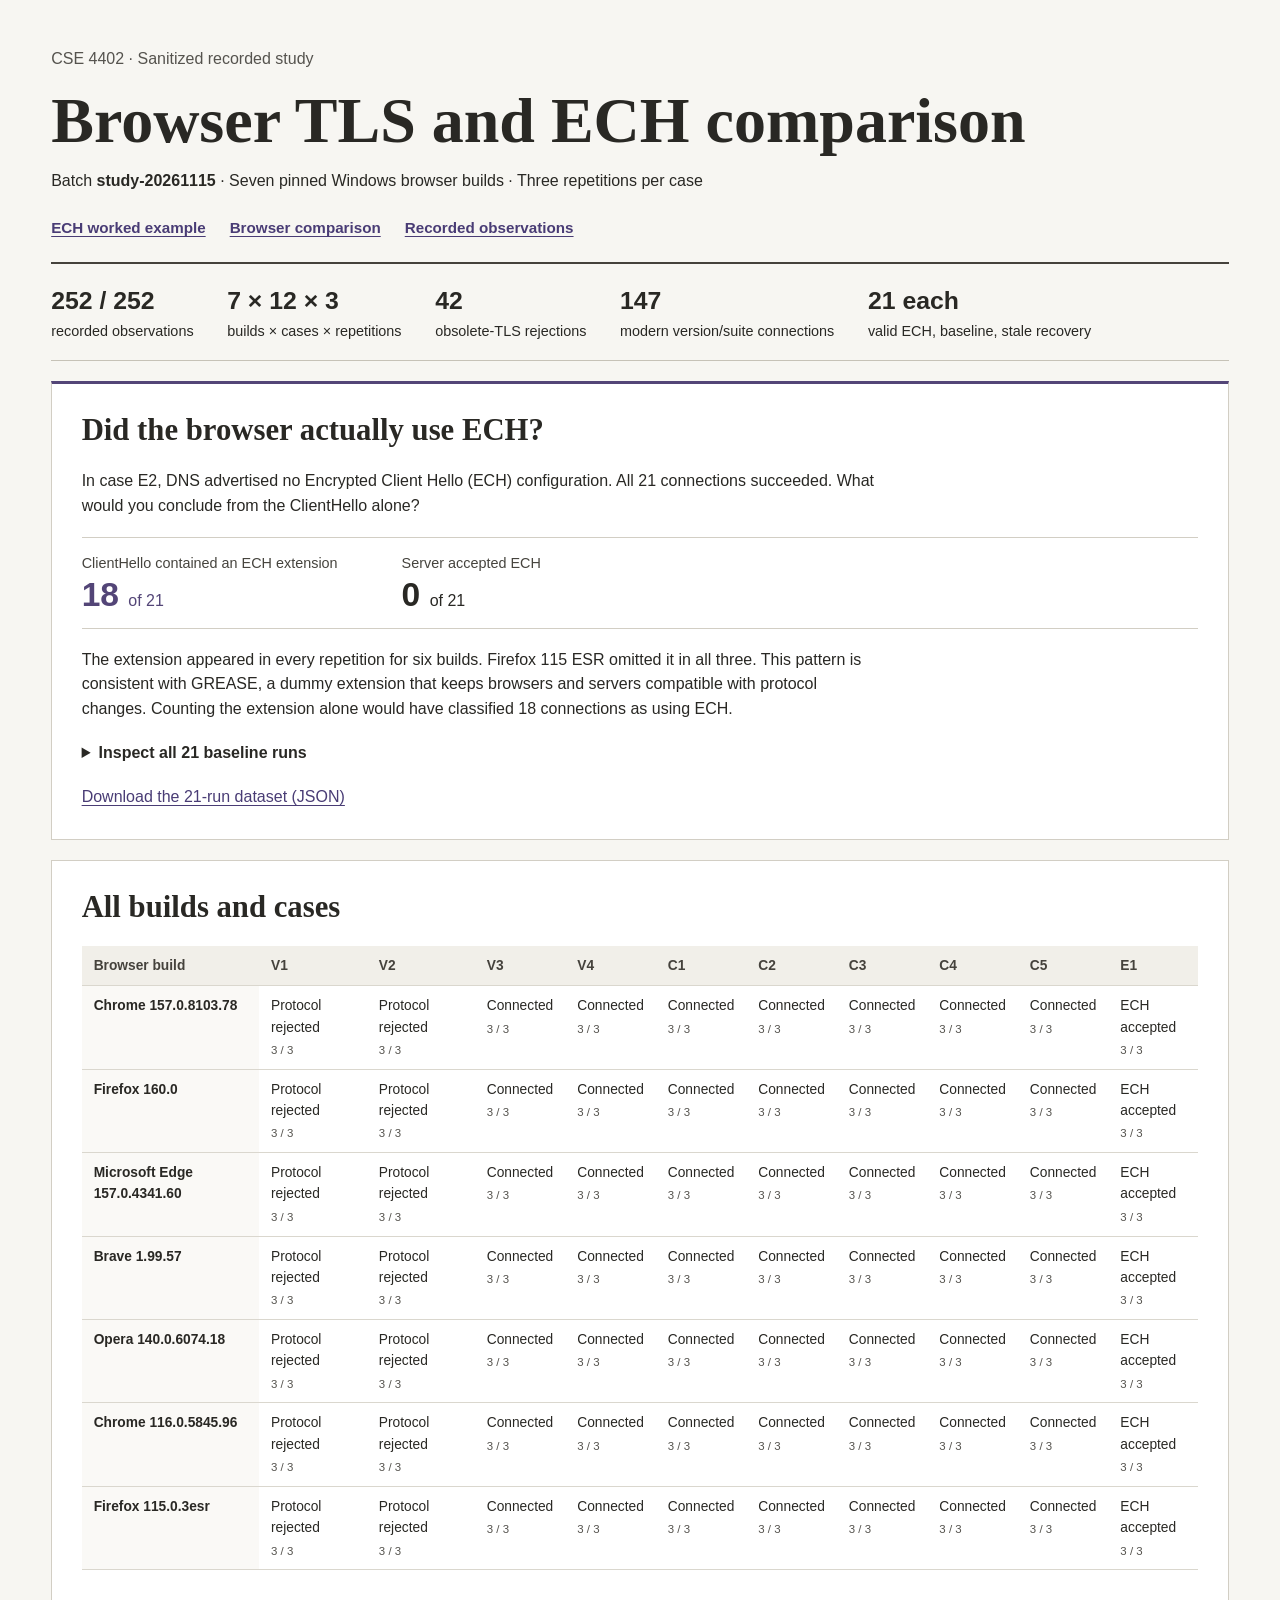
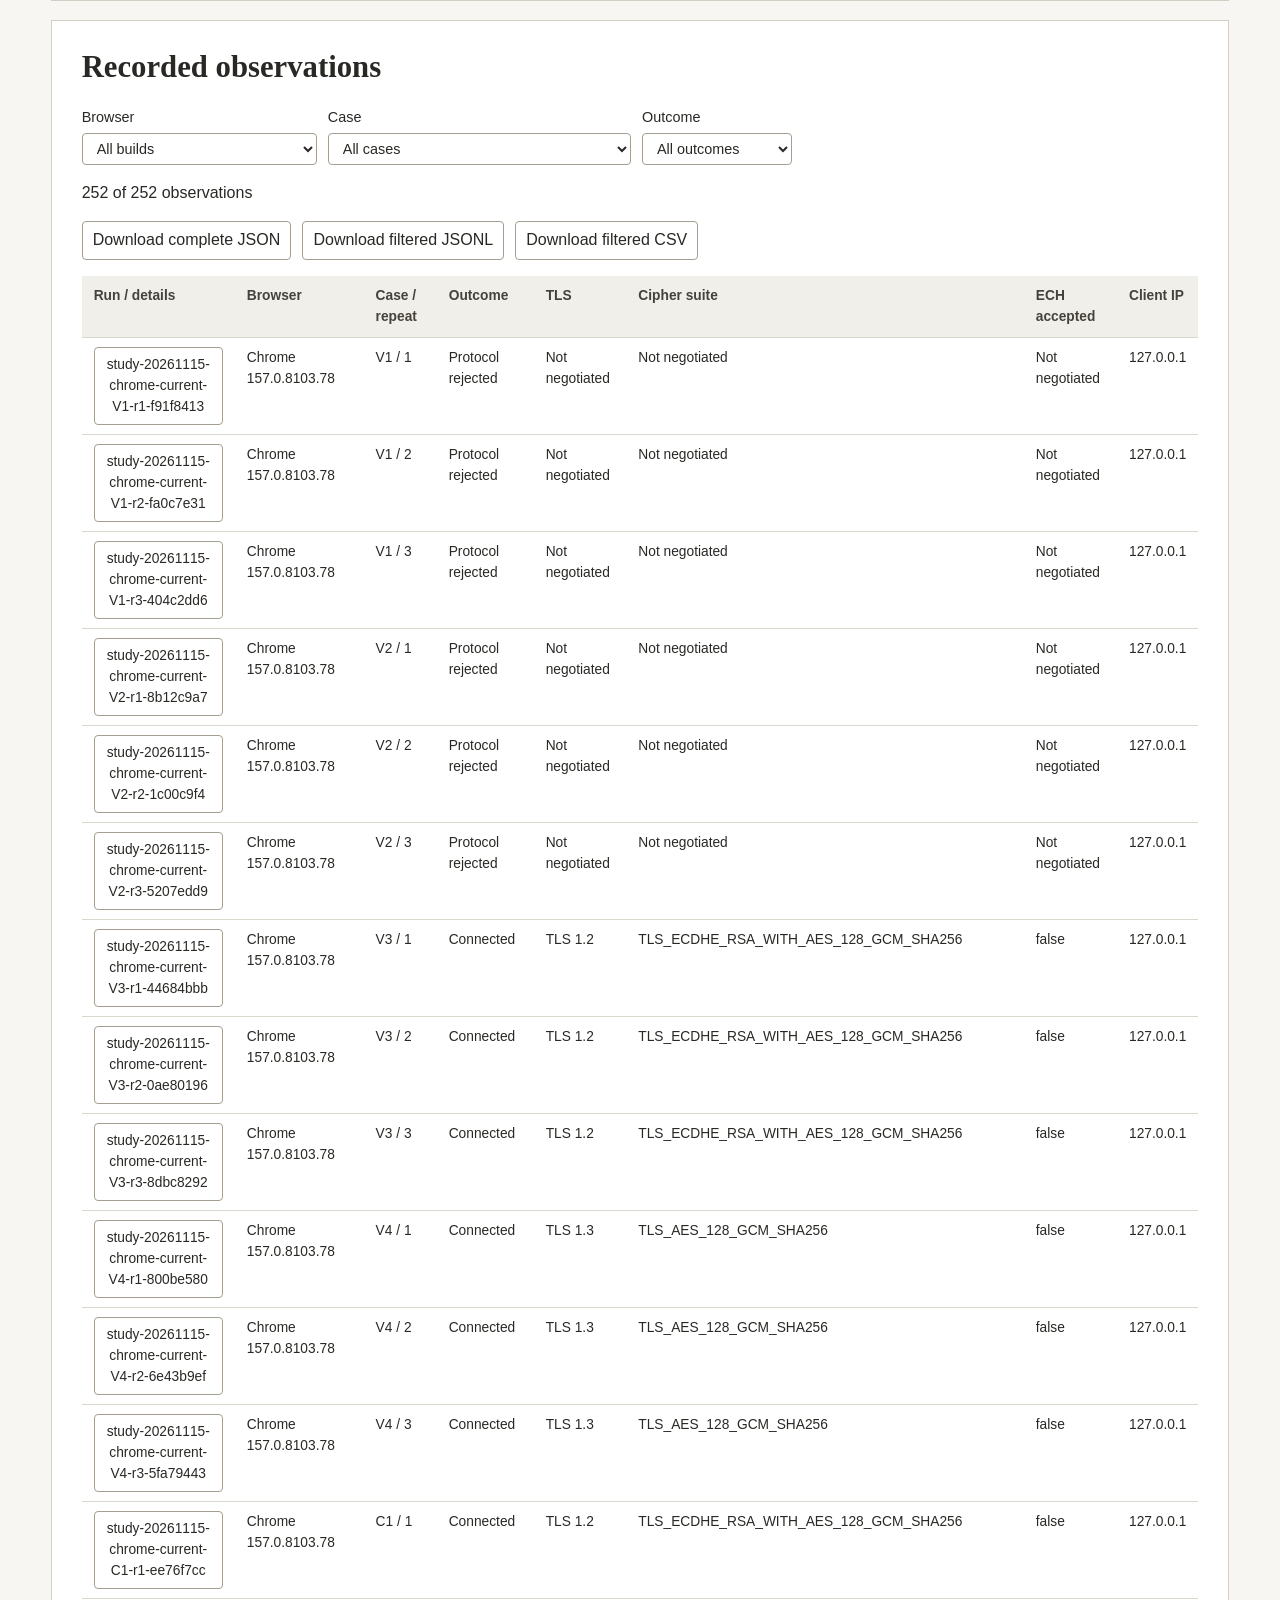
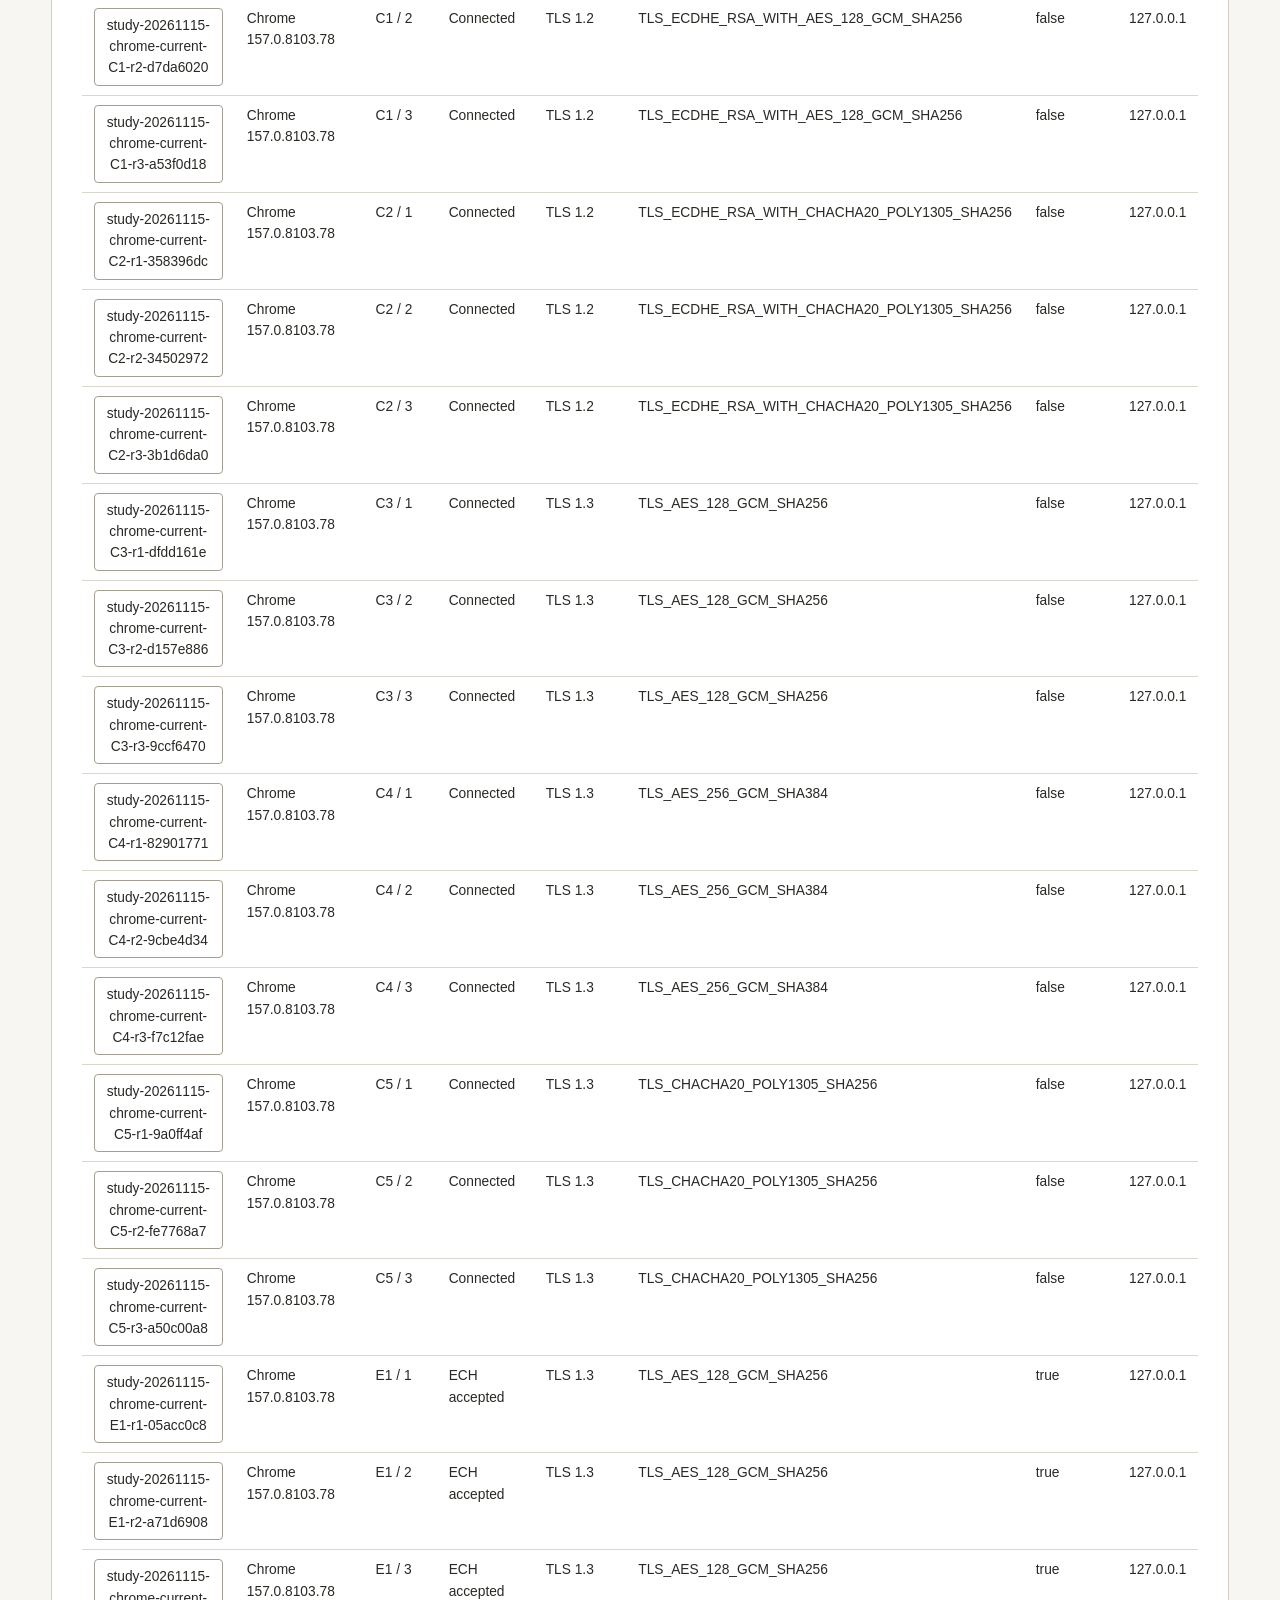
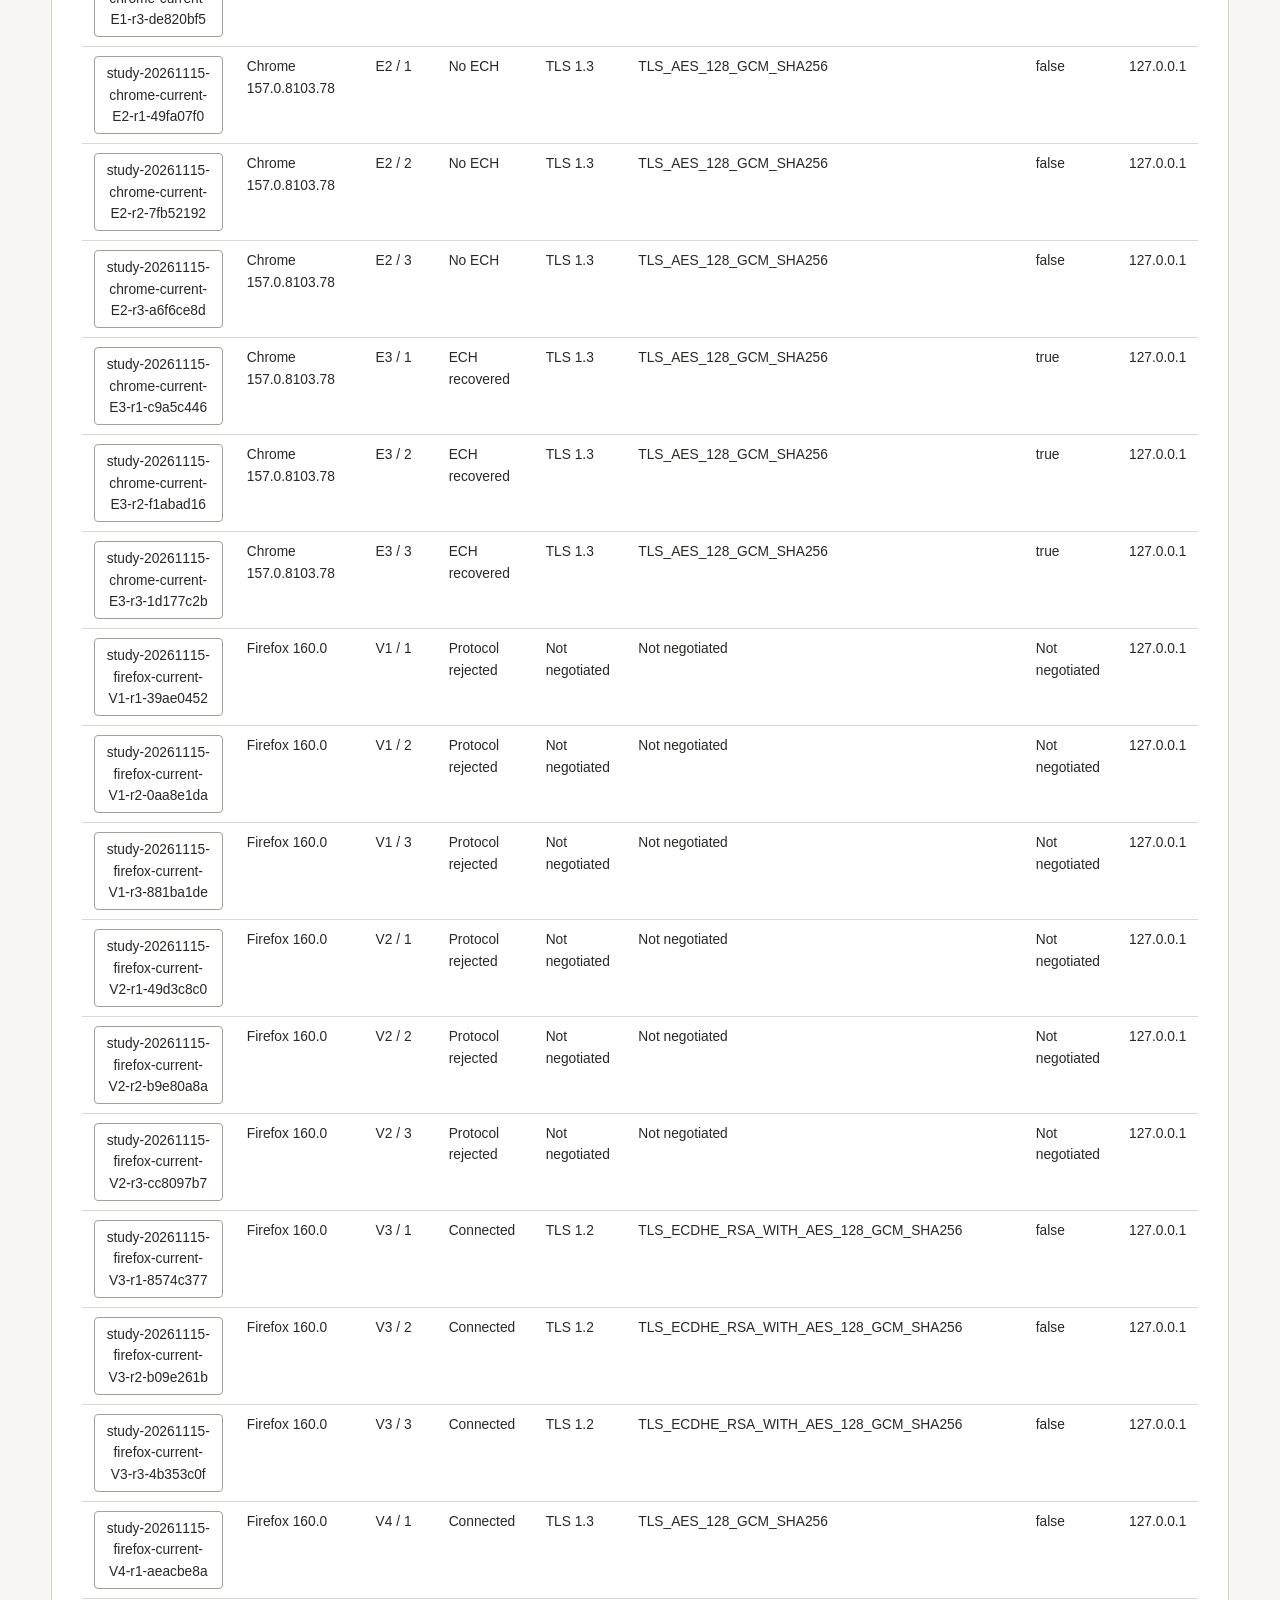
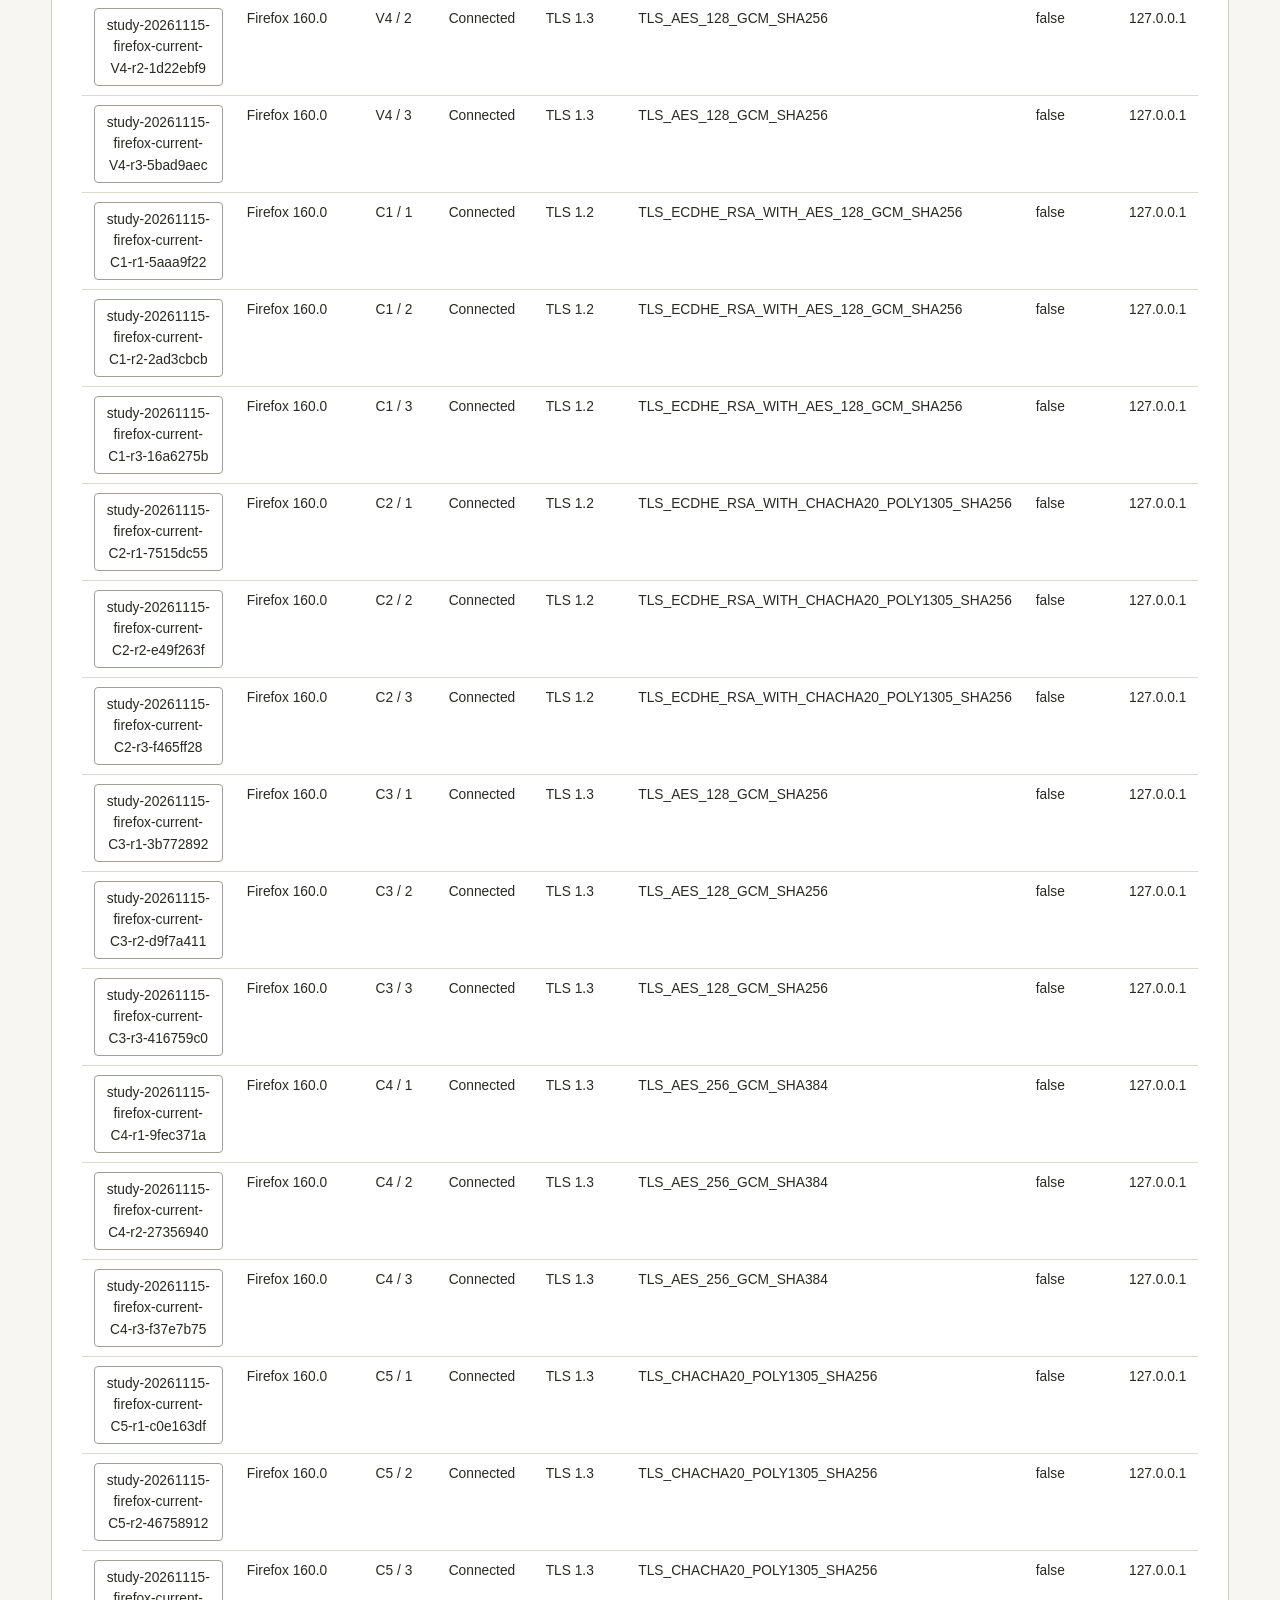
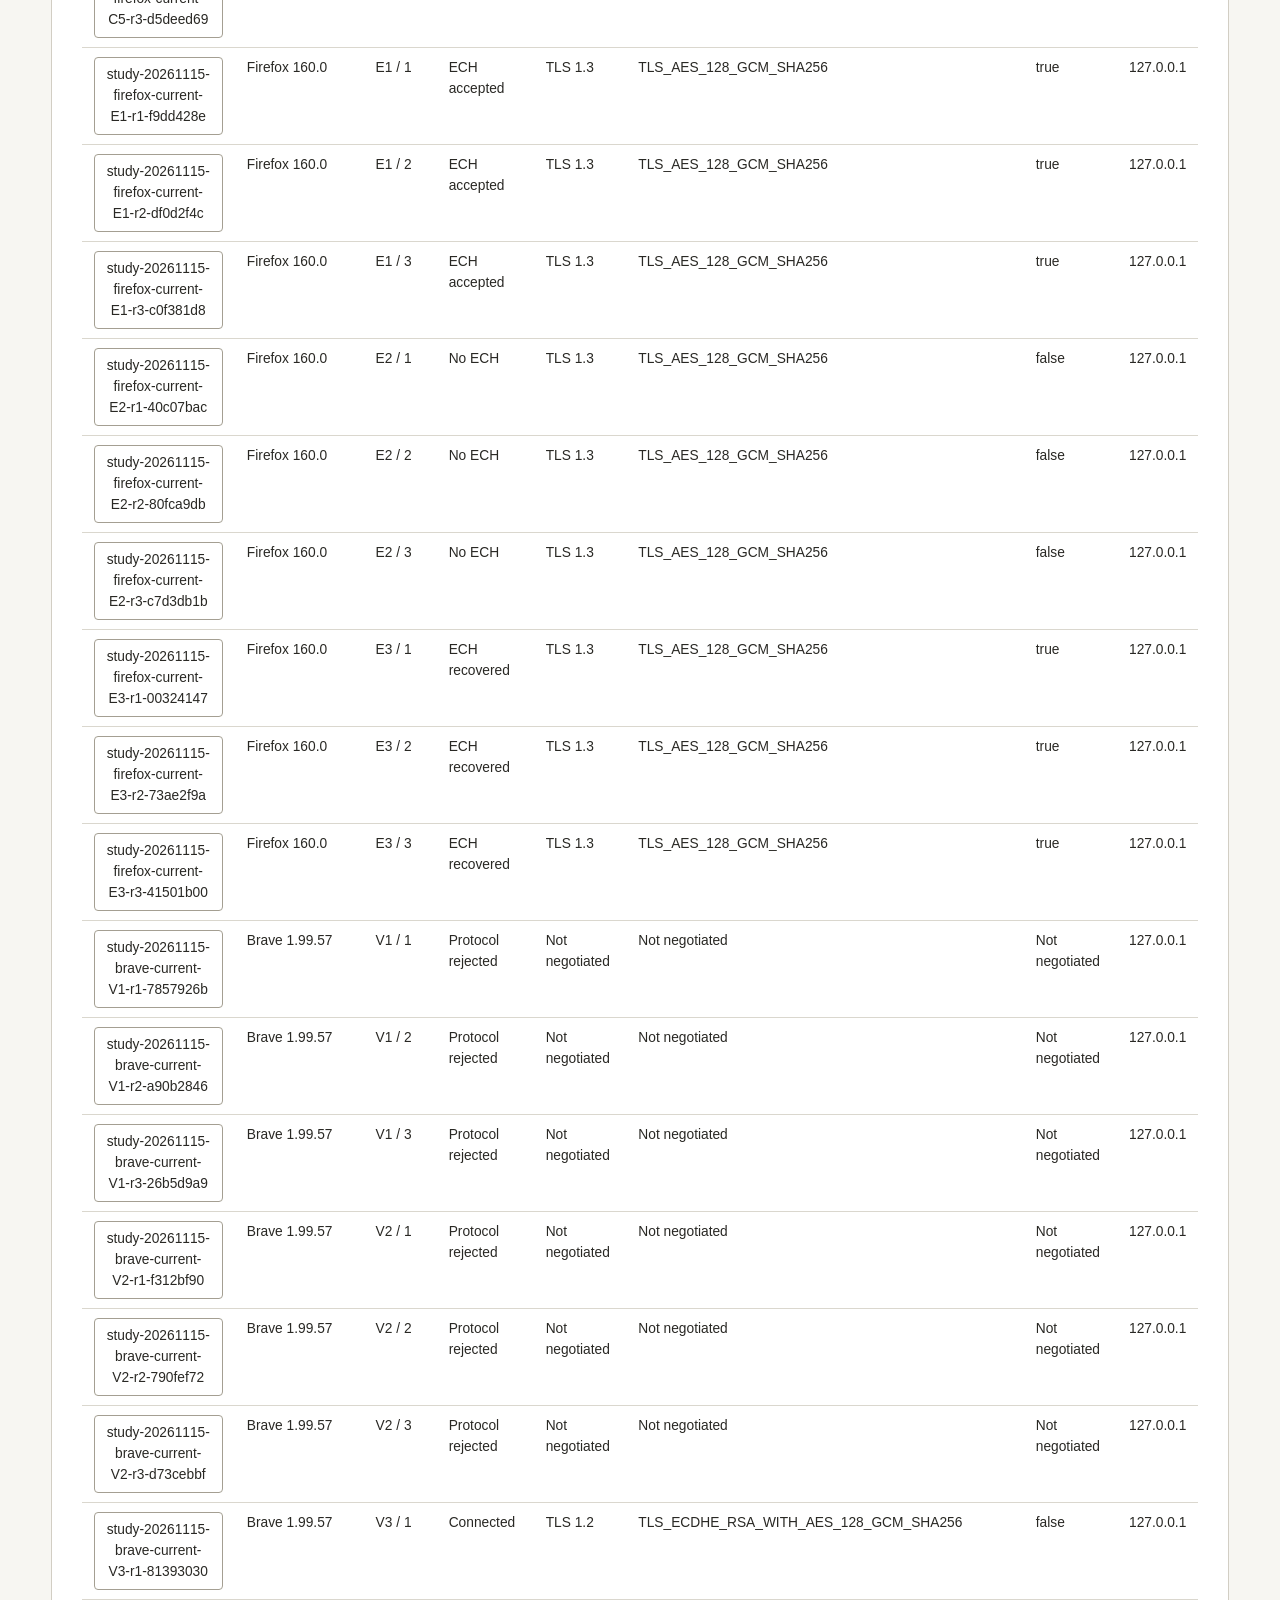
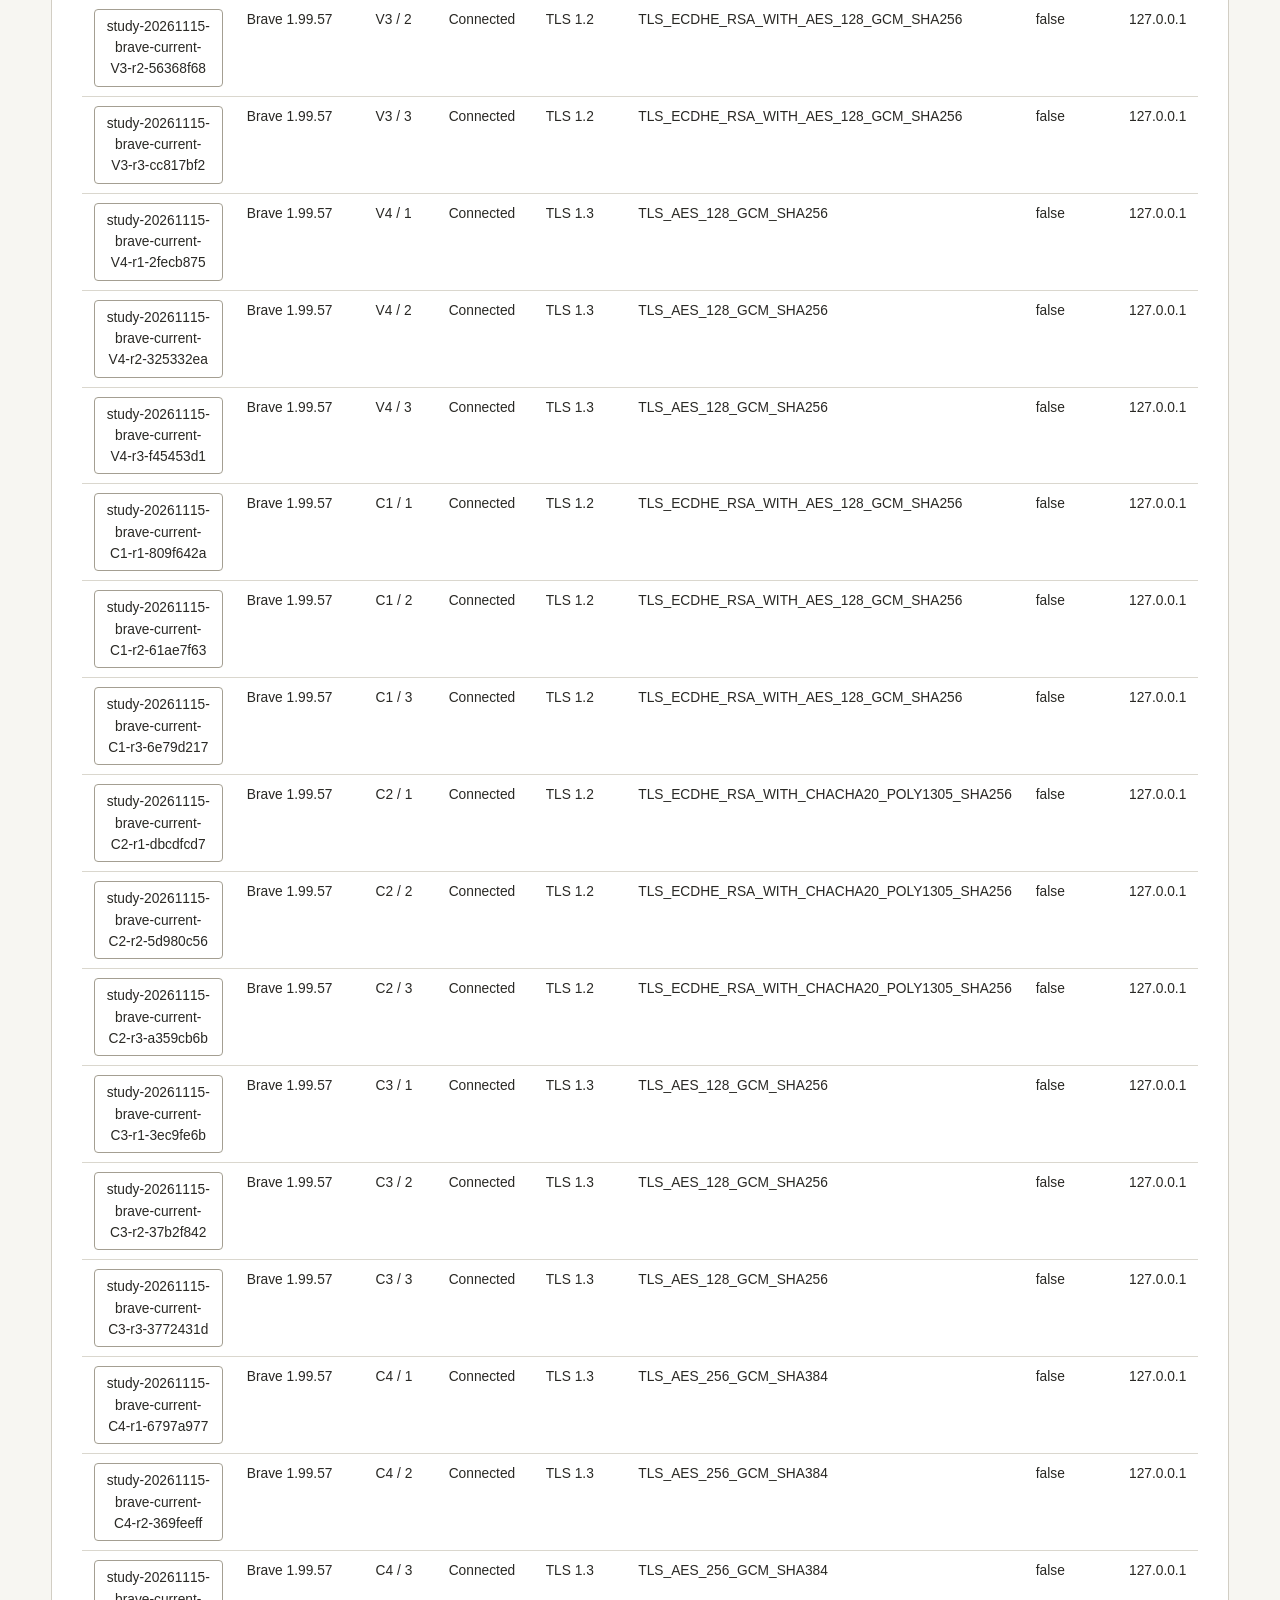
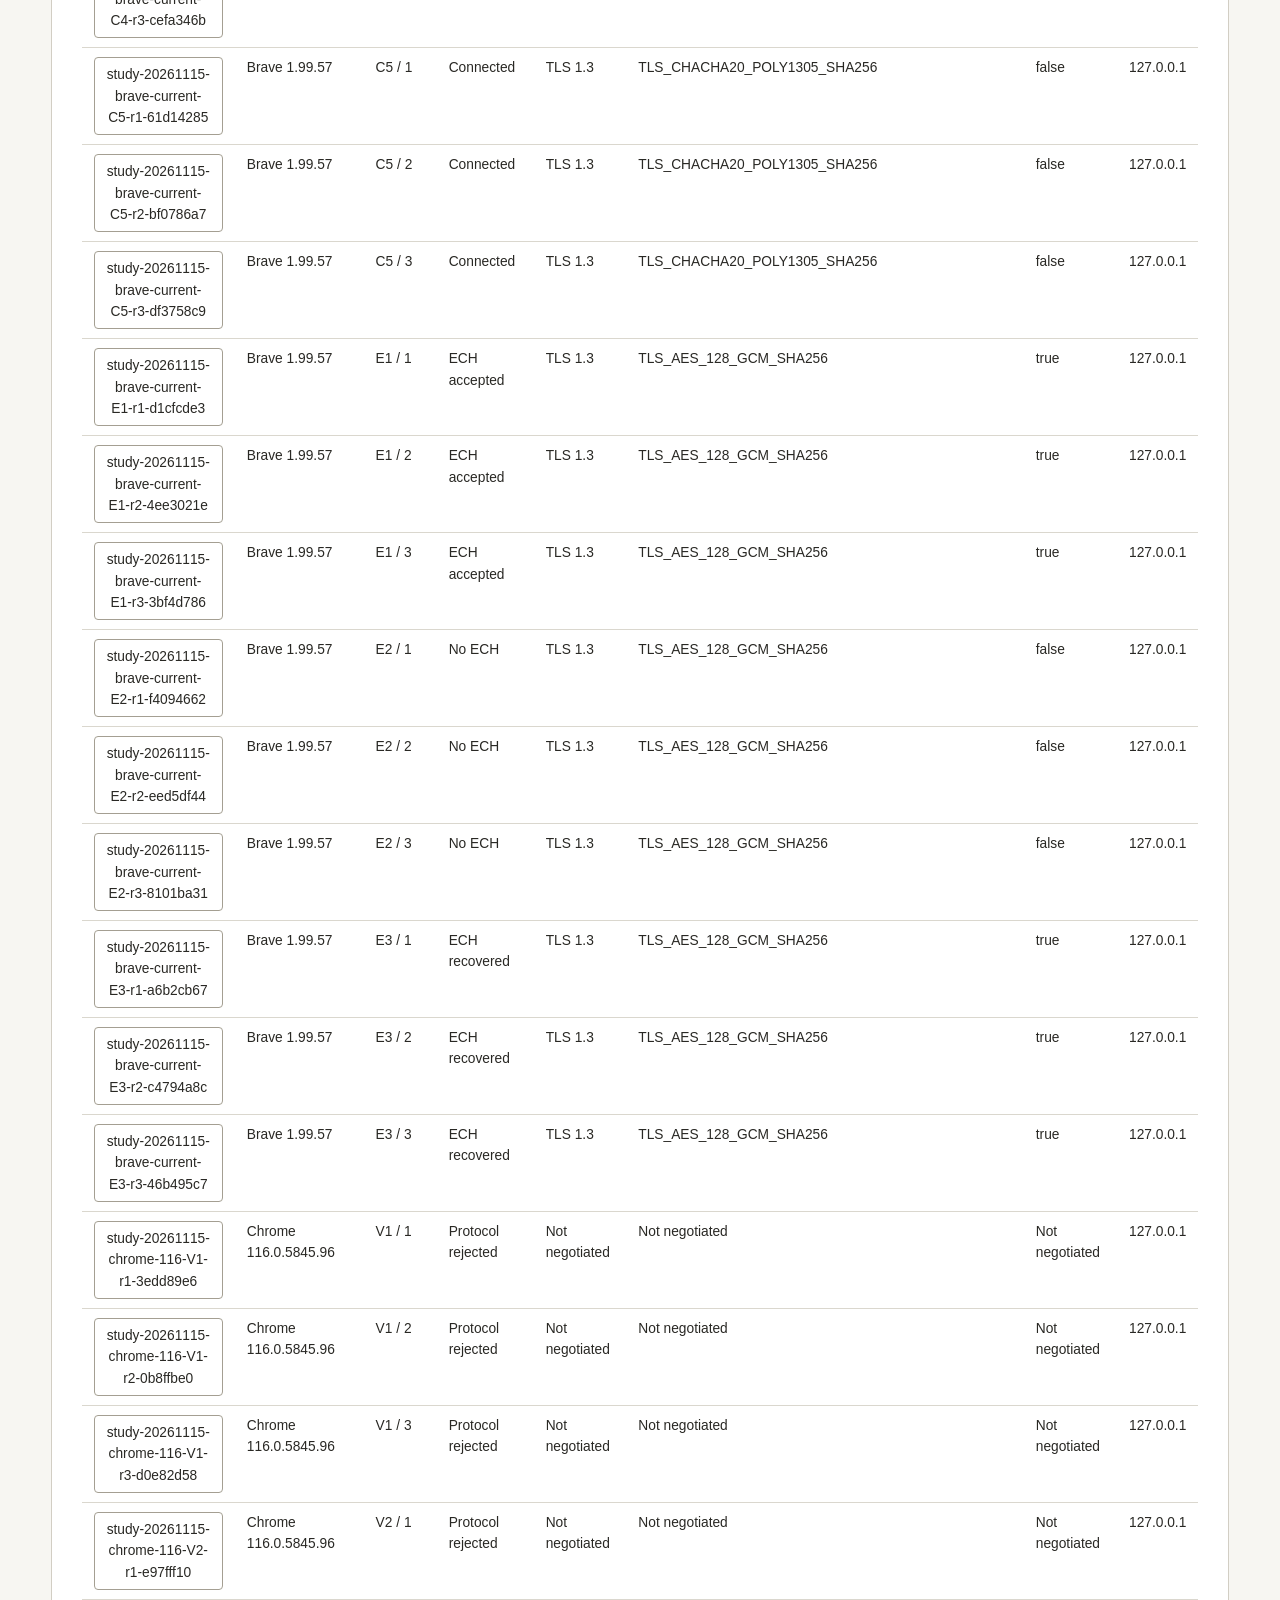
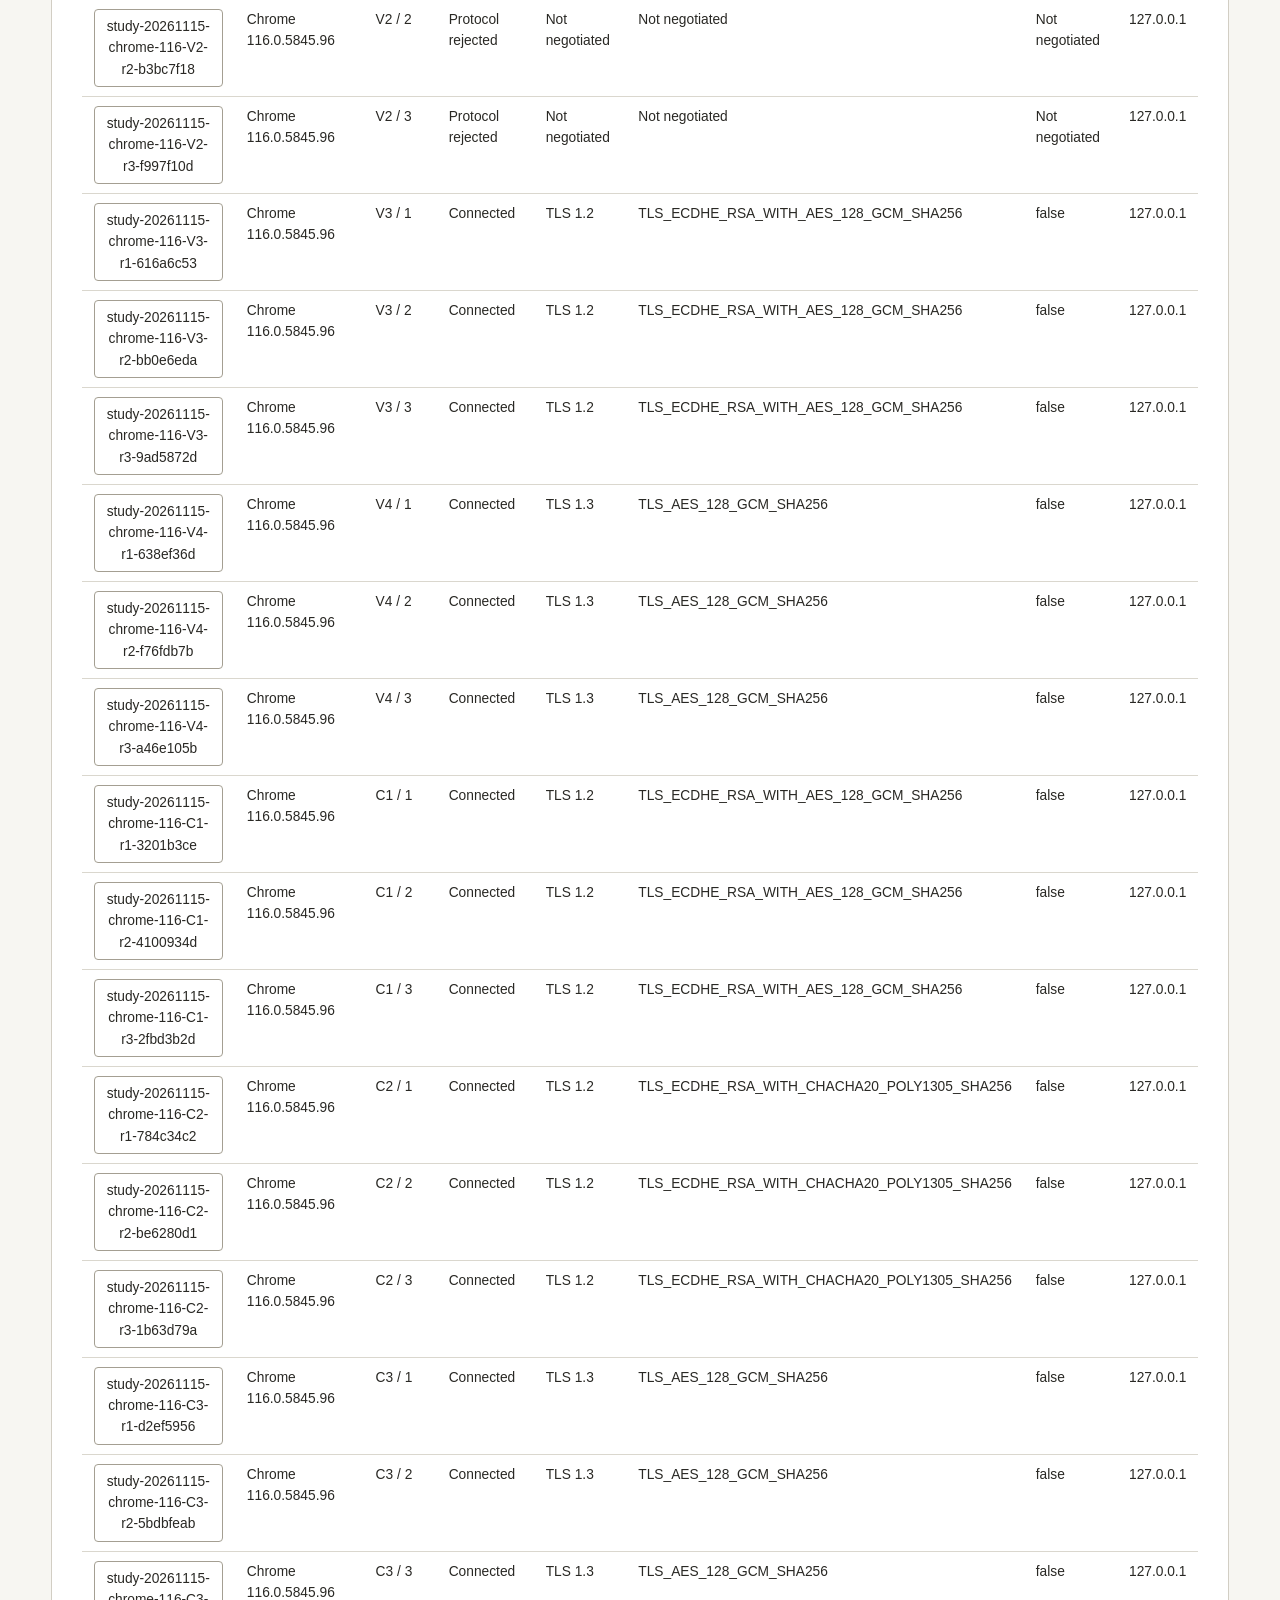
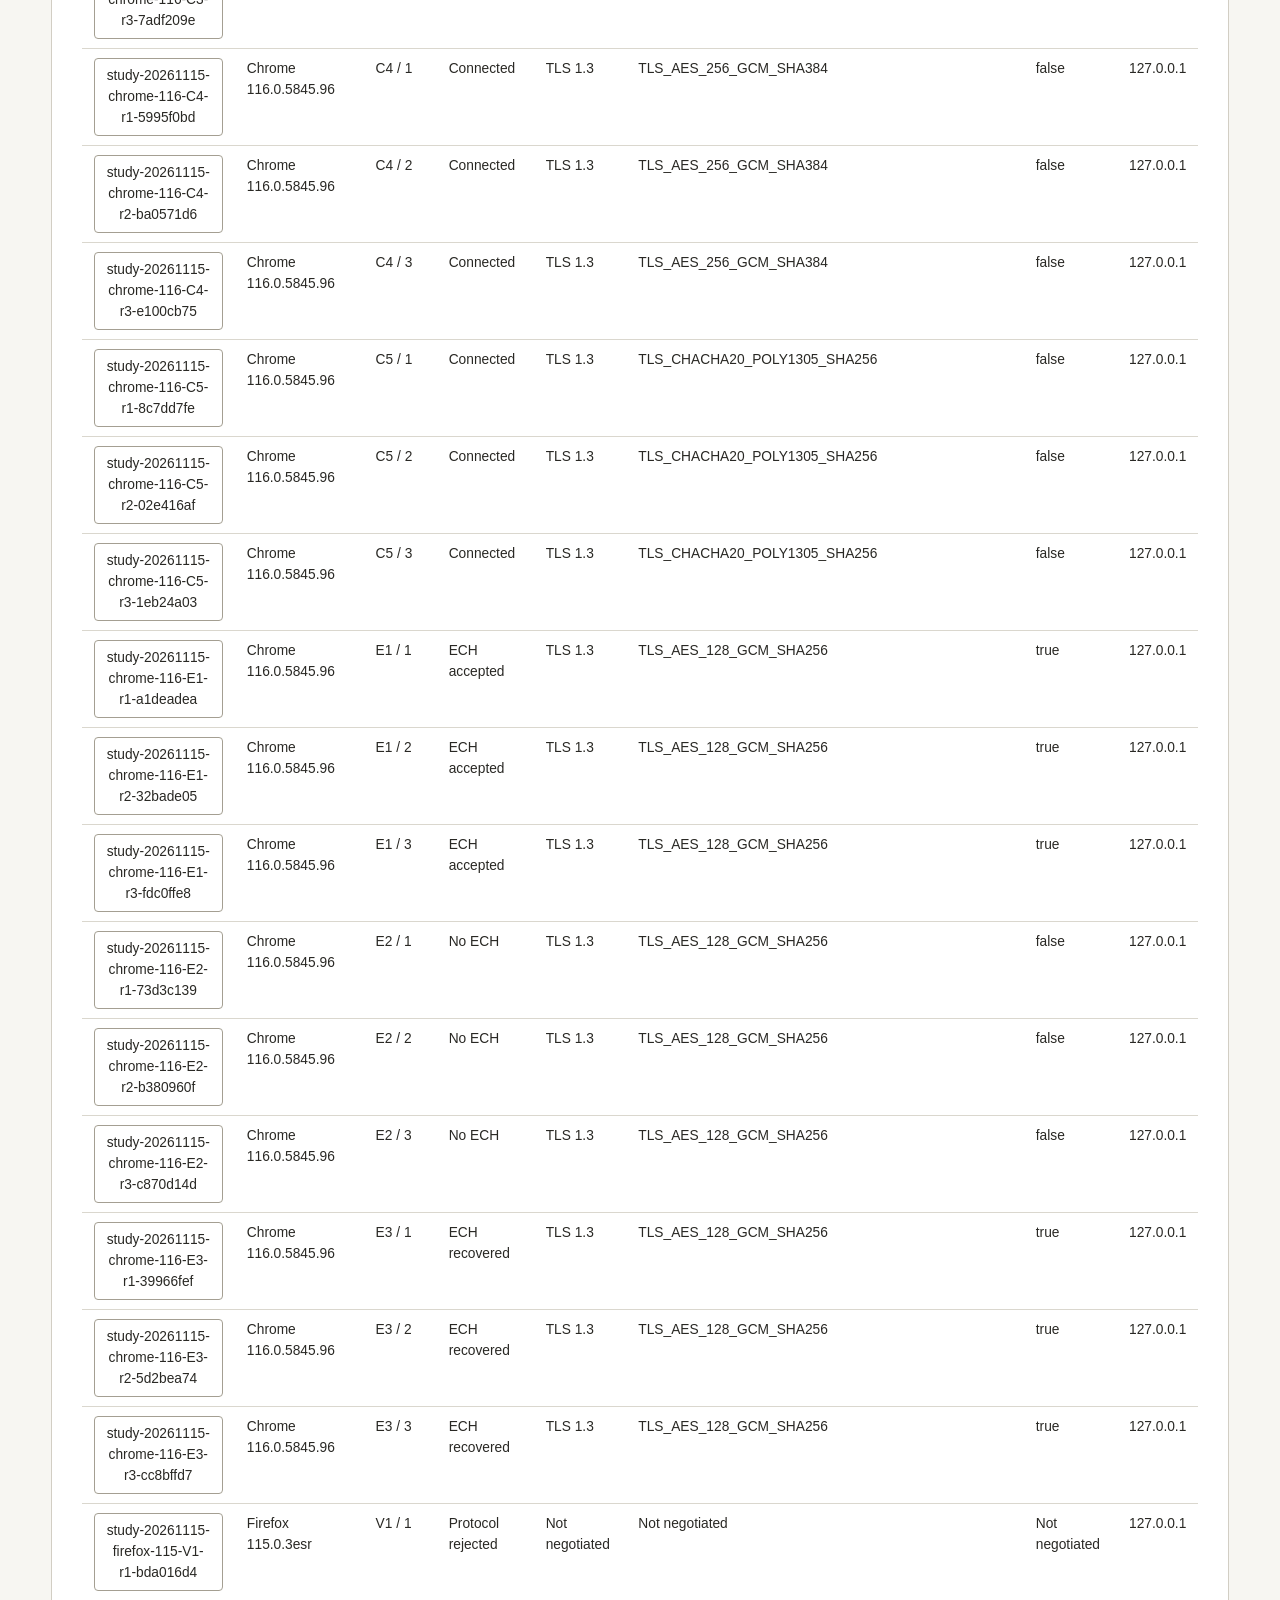
<file: index.html>
<!doctype html>
<html lang="en"><head><meta charset="utf-8"><meta name="viewport" content="width=device-width,initial-scale=1"><meta http-equiv="Content-Security-Policy" content="default-src 'none'; script-src 'unsafe-inline'; style-src 'unsafe-inline'; connect-src 'none'; base-uri 'none'; form-action 'none'"><title>Browser TLS and ECH — public comparison</title><style>
:root { color-scheme: light; font: 16px/1.55 "Source Sans 3","Segoe UI",Arial,sans-serif; color: #292824; background: #f7f6f2 }
* { box-sizing: border-box }
body { margin: 0 }
main { max-width: 1512px; padding: 36px clamp(18px,4vw,60px) 40px; margin: auto }
h1,h2 { font-family: "Source Serif 4",Georgia,serif; line-height: 1.12; font-weight: 600; text-wrap: balance }
h1 { font-size: clamp(2.3rem,5vw,4.3rem); margin: .2em 0 }
h2 { font-size: clamp(1.55rem,2.4vw,2.2rem); margin: 0 0 .7em }
p { margin: .7em 0; max-width: 90ch }
small,.muted,footer { color: #55534e }
small { display: block; margin-top: 4px }
a { color: #493c75; text-underline-offset: .2em }
nav { display: flex; gap: 12px 24px; flex-wrap: wrap; margin: 1.4rem 0 }
nav a { font-size:.95rem; font-weight:600 }
.metrics,.signals,.toolbar,.downloads { display: flex; flex-wrap: wrap; gap: 1rem 2.1rem }
.metrics { padding: 1.1rem 0; border-top: 2px solid #45423c; border-bottom: 1px solid #c6c2b7 }
.metrics p { margin: 0; font-size: .9rem }
.metrics strong { font-size: 1.55rem; font-variant-numeric: tabular-nums }
.panel { background: white; border: 1px solid #d2cec4; margin: 1.2rem 0; padding: clamp(16px,2.3vw,34px); scroll-margin-top: 1rem }
.baseline { border-top: 3px solid #534577 }
.signals { margin: 1.15rem 0; gap: 1rem 4rem; padding: .9rem 0; border-block: 1px solid #d2cec4 }
.signals dt { color: #46443e; font-size: .9rem }
.signals dd { margin: .15rem 0 0; font-size: 2.1rem; font-weight: 650; line-height: 1.1 }
.signals dd span { font-weight: 400; font-size: 1rem }
.observed { color: #534577 }
.scroll { overflow: auto }
table { border-collapse: collapse; width: 100%; text-align: left; font-size: .86rem }
th,td { padding: 9px 12px; border-bottom: 1px solid #dad7ce; vertical-align: top }
thead th { color: #45423c; background: #f1efe9 }
th[scope=row] { background: #faf9f6 }
caption { text-align: left; margin-bottom: .5rem; color: #55534e }
#matrix { min-width: 1300px }
#records { min-width: 1060px }
#baseline-runs { min-width: 700px }
code,pre { font-family: "IBM Plex Mono",Consolas,monospace }
code { font-size: .81rem; overflow-wrap: anywhere }
label { display: grid; gap: 4px; font-size: .9rem }
.toolbar,.downloads { margin: 1rem 0; gap: .7rem }
button,select { background: #fff; color: inherit; border: 1px solid #a49f92; border-radius: 4px; font: inherit; padding: 6px 10px }
button,summary { cursor: pointer }
button:hover { background: #f1efe9 }
summary { font-weight: 600; padding: .3rem 0 }
details { margin: .9rem 0 }
pre { padding: 1rem; background: #f6f5f0; white-space: pre-wrap; overflow-wrap: anywhere; font-size: .82rem }
:focus-visible { outline: 3px solid #755717; outline-offset: 2px }
footer { margin-top: 1.5rem; font-size: .87rem }
@media(max-width:650px) { main { padding-top: 20px } .metrics { gap: .8rem 1.5rem } .metrics p { flex-basis: 42% } nav { gap: .5rem 1rem } }
</style></head><body><main><p class="muted">CSE 4402 · Sanitized recorded study</p><h1>Browser TLS and ECH comparison</h1><p>Batch <strong>study-20261115</strong> · Seven pinned Windows browser builds · Three repetitions per case</p>
<nav aria-label="Study sections">
  <a href="#ech-baseline">ECH worked example</a><a href="#comparison">Browser comparison</a>
  <a href="#observations">Recorded observations</a></nav><div class="metrics"><p><strong>252 / 252</strong><br>recorded observations</p><p><strong>7 × 12 × 3</strong><br>builds × cases × repetitions</p><p><strong>42</strong><br>obsolete-TLS rejections</p><p><strong>147</strong><br>modern version/suite connections</p><p><strong>21 each</strong><br>valid ECH, baseline, stale recovery</p></div>
<section id="ech-baseline" class="panel baseline" aria-labelledby="baseline-title">
  <h2 id="baseline-title">Did the browser actually use ECH?</h2>
  <p>In case E2, DNS advertised no Encrypted Client Hello (ECH) configuration.
  All 21 connections succeeded. What would you conclude from the ClientHello alone?</p>
  <dl class="signals">
    <div><dt>ClientHello contained an ECH extension</dt><dd class="observed">18 <span>of 21</span></dd></div>
    <div><dt>Server accepted ECH</dt><dd>0 <span>of 21</span></dd></div>
  </dl>
  <p>The extension appeared in every repetition for six builds. Firefox 115 ESR omitted it in all three.
  This pattern is consistent with GREASE, a dummy extension that keeps browsers and servers compatible
  with protocol changes. Counting the extension alone would have classified 18 connections as using ECH.</p>
  <details id="baseline-run-details"><summary>Inspect all 21 baseline runs</summary>
  <p>Each row pairs the recorded HTTP probe with the successful TLS handshake on the same connection.
  The first signal comes from the browser’s ClientHello. The second comes from the server’s negotiated TLS state.</p>
  <div class="scroll" tabindex="0" role="region" aria-label="ECH baseline run table">
  <table id="baseline-runs"><caption>Case E2 · Seven builds, three repetitions each</caption>
  <thead><tr><th scope="col">Browser build</th><th scope="col">Repeat</th><th scope="col">ECH extension</th>
  <th scope="col">ECH accepted</th><th scope="col">Run ID</th></tr></thead><tbody><tr><th scope="row">Chrome 157.0.8103.78</th>
    <td>1</td><td><strong class="observed">Present</strong></td><td>No</td>
    <td><code>study-20261115-chrome-current-E2-r1-49fa07f0</code></td></tr>
<tr><th scope="row">Chrome 157.0.8103.78</th>
    <td>2</td><td><strong class="observed">Present</strong></td><td>No</td>
    <td><code>study-20261115-chrome-current-E2-r2-7fb52192</code></td></tr>
<tr><th scope="row">Chrome 157.0.8103.78</th>
    <td>3</td><td><strong class="observed">Present</strong></td><td>No</td>
    <td><code>study-20261115-chrome-current-E2-r3-a6f6ce8d</code></td></tr>
<tr><th scope="row">Firefox 160.0</th>
    <td>1</td><td><strong class="observed">Present</strong></td><td>No</td>
    <td><code>study-20261115-firefox-current-E2-r1-40c07bac</code></td></tr>
<tr><th scope="row">Firefox 160.0</th>
    <td>2</td><td><strong class="observed">Present</strong></td><td>No</td>
    <td><code>study-20261115-firefox-current-E2-r2-80fca9db</code></td></tr>
<tr><th scope="row">Firefox 160.0</th>
    <td>3</td><td><strong class="observed">Present</strong></td><td>No</td>
    <td><code>study-20261115-firefox-current-E2-r3-c7d3db1b</code></td></tr>
<tr><th scope="row">Brave 1.99.57</th>
    <td>1</td><td><strong class="observed">Present</strong></td><td>No</td>
    <td><code>study-20261115-brave-current-E2-r1-f4094662</code></td></tr>
<tr><th scope="row">Brave 1.99.57</th>
    <td>2</td><td><strong class="observed">Present</strong></td><td>No</td>
    <td><code>study-20261115-brave-current-E2-r2-eed5df44</code></td></tr>
<tr><th scope="row">Brave 1.99.57</th>
    <td>3</td><td><strong class="observed">Present</strong></td><td>No</td>
    <td><code>study-20261115-brave-current-E2-r3-8101ba31</code></td></tr>
<tr><th scope="row">Chrome 116.0.5845.96</th>
    <td>1</td><td><strong class="observed">Present</strong></td><td>No</td>
    <td><code>study-20261115-chrome-116-E2-r1-73d3c139</code></td></tr>
<tr><th scope="row">Chrome 116.0.5845.96</th>
    <td>2</td><td><strong class="observed">Present</strong></td><td>No</td>
    <td><code>study-20261115-chrome-116-E2-r2-b380960f</code></td></tr>
<tr><th scope="row">Chrome 116.0.5845.96</th>
    <td>3</td><td><strong class="observed">Present</strong></td><td>No</td>
    <td><code>study-20261115-chrome-116-E2-r3-c870d14d</code></td></tr>
<tr><th scope="row">Firefox 115.0.3esr</th>
    <td>1</td><td>Absent</td><td>No</td>
    <td><code>study-20261115-firefox-115-E2-r1-94927c21</code></td></tr>
<tr><th scope="row">Firefox 115.0.3esr</th>
    <td>2</td><td>Absent</td><td>No</td>
    <td><code>study-20261115-firefox-115-E2-r2-13726949</code></td></tr>
<tr><th scope="row">Firefox 115.0.3esr</th>
    <td>3</td><td>Absent</td><td>No</td>
    <td><code>study-20261115-firefox-115-E2-r3-49d9095f</code></td></tr>
<tr><th scope="row">Opera 140.0.6074.18</th>
    <td>1</td><td><strong class="observed">Present</strong></td><td>No</td>
    <td><code>study-20261115-opera-current-E2-r1-380cf8d4</code></td></tr>
<tr><th scope="row">Opera 140.0.6074.18</th>
    <td>2</td><td><strong class="observed">Present</strong></td><td>No</td>
    <td><code>study-20261115-opera-current-E2-r2-5545c557</code></td></tr>
<tr><th scope="row">Opera 140.0.6074.18</th>
    <td>3</td><td><strong class="observed">Present</strong></td><td>No</td>
    <td><code>study-20261115-opera-current-E2-r3-3d5cf111</code></td></tr>
<tr><th scope="row">Microsoft Edge 157.0.4341.60</th>
    <td>1</td><td><strong class="observed">Present</strong></td><td>No</td>
    <td><code>study-20261115-edge-current-E2-r1-939e363c</code></td></tr>
<tr><th scope="row">Microsoft Edge 157.0.4341.60</th>
    <td>2</td><td><strong class="observed">Present</strong></td><td>No</td>
    <td><code>study-20261115-edge-current-E2-r2-93d29ae4</code></td></tr>
<tr><th scope="row">Microsoft Edge 157.0.4341.60</th>
    <td>3</td><td><strong class="observed">Present</strong></td><td>No</td>
    <td><code>study-20261115-edge-current-E2-r3-fad9537e</code></td></tr></tbody></table></div>
  </details>
  <a href="ech-baseline.json" download>Download the 21-run dataset (JSON)</a>
</section>
<section class="panel" id="comparison"><h2>All builds and cases</h2><div class="scroll" tabindex="0" role="region" aria-label="Browser comparison matrix"><table id="matrix"><thead></thead><tbody></tbody></table></div></section>
<section class="panel" id="observations"><h2>Recorded observations</h2><div class="toolbar"><label>Browser<select id="browser-filter"><option value="">All builds</option></select></label><label>Case<select id="case-filter"><option value="">All cases</option></select></label><label>Outcome<select id="outcome-filter"><option value="">All outcomes</option></select></label></div><p id="filtered-count" aria-live="polite"></p><div class="downloads"><button id="download-json">Download complete JSON</button><button id="download-jsonl">Download filtered JSONL</button><button id="download-csv">Download filtered CSV</button></div><div class="scroll" tabindex="0" role="region" aria-label="Individual observations"><table id="records"><thead><tr><th>Run / details</th><th>Browser</th><th>Case / repeat</th><th>Outcome</th><th>TLS</th><th>Cipher suite</th><th>ECH accepted</th><th>Client IP</th></tr></thead><tbody></tbody></table></div><details id="record-detail"><summary>Selected record and included summary IDs</summary><pre id="record-json">Select a run to inspect its sanitized record.</pre></details></section>
<footer><p>Recorded on one Windows host using configured DNS-over-HTTPS and ECH settings.
  Client IP was local loopback. The results describe these builds and settings. Edge’s underlying Chromium patch version and exact ECH retry counts are unknown.</p>
  <p>The public study includes sanitized records, evidence summaries and a verifier. The complete handshake logs are retained locally.
  <a href="https://github.com/mtkabir7443/cse4402-browser-tls-ech/tree/13ff4554c3cb94c688c26dd20e7f16ab7308de64/results">Published study files</a> · <a href="https://github.com/mtkabir7443/cse4402-browser-tls-ech">Source and reproduction instructions</a></p></footer>
  <noscript><p>The browser comparison filters use JavaScript. The ECH example above works offline, and the
  <a href="https://github.com/mtkabir7443/cse4402-browser-tls-ech/tree/13ff4554c3cb94c688c26dd20e7f16ab7308de64/results">published datasets</a> include all 252 observations.</p></noscript></main><script id="study-data" type="application/json">{"artifact_kind":"cse4402-public-results","schema_version":1,"batch_id":"study-20261115","prepared_utc":"2026-11-15T20:14:18.527Z","provenance":{"original_comparison_sha256":"45a4c326f8572feec634c293c3f572a24154ae4cc4d447722854477b48540986","original_private_audit_sha256":"2081a6789de55c6e548d6e0f9f7138700dc02e853636be75cabecdf3d2673bb8","original_exported_utc":"2026-11-15T19:20:49.011Z","private_audit_recorded_utc":"2026-11-15T19:20:49.722Z","private_audit_observed_records":252,"private_audit_observed_checks_passed":true,"private_audit_planned_coverage_complete":true},"verification_scope":"Internal consistency, included summary references, and complete coverage only; no replay of the private raw audit or independent proof of measurement authenticity.","browsers":[{"id":"chrome-current","product":"Chrome","version":"157.0.8103.78","distribution":"Official Chrome for Testing stable Windows x64 ZIP; unsigned executable; isolated policy namespace","engine_family":"chromium","engine_version":"157.0.8103.78","executable_sha256":"9196f87743c5a0baae3589c226ad72941bf6f0eb7669cec548ae1c80b4461c33"},{"id":"firefox-current","product":"Firefox","version":"160.0","distribution":"Official Firefox Windows x64 en-US installer, extracted only","engine_family":"gecko","engine_version":"160.0","executable_sha256":"2454001b2ea1a1021e1d741e0ad808b17f7e2618e7b4c0e8689d91e9151db7be"},{"id":"edge-current","product":"Microsoft Edge","version":"157.0.4341.60","distribution":"Installed Microsoft Edge","engine_family":"chromium","engine_version":null,"executable_sha256":"2497874639116d8edc3de34b3fd83f72fa099112a5d2a426e1f08fcf39a99612"},{"id":"brave-current","product":"Brave","version":"1.99.57","distribution":"Official Brave release Windows x64 ZIP","engine_family":"chromium","engine_version":"157.0.8103.79","executable_sha256":"f37ec0d048fa283fc58d54b74907797af0fb96039897fed1802dbb73c3a8acba"},{"id":"opera-current","product":"Opera","version":"140.0.6074.18","distribution":"Official Opera stable Windows x64 offline installer, extracted only","engine_family":"chromium","engine_version":"157.0.8103.39","executable_sha256":"d016defe75f2ae8588f2bf76cd4a82d81d6b724df62afa4f111b9f6bc0cd2605"},{"id":"chrome-116","product":"Chrome","version":"116.0.5845.96","distribution":"Official Chrome for Testing Windows x64 ZIP; unsigned executable","engine_family":"chromium","engine_version":"116.0.5845.96","executable_sha256":"7460094ab51e1cb2fa6abeef0683275bb99684ad00334556547d7f4a6dd84c4e"},{"id":"firefox-115","product":"Firefox","version":"115.0.3esr","distribution":"Official Firefox ESR Windows x64 en-US installer, extracted only","engine_family":"gecko","engine_version":"115.0.3","executable_sha256":"1bf92c8511e5381ef649fcb00b492dfee14b6f2c556a02acf2b708712c786082"}],"cases":[{"id":"V1","name":"TLS 1.0 only","family":"version","expected_tls":"TLS 1.0","expected_cipher":null,"expected_ech":null},{"id":"V2","name":"TLS 1.1 only","family":"version","expected_tls":"TLS 1.1","expected_cipher":null,"expected_ech":null},{"id":"V3","name":"TLS 1.2 only","family":"version","expected_tls":"TLS 1.2","expected_cipher":null,"expected_ech":null},{"id":"V4","name":"TLS 1.3 only","family":"version","expected_tls":"TLS 1.3","expected_cipher":null,"expected_ech":null},{"id":"C1","name":"TLS 1.2 / AES-128-GCM","family":"cipher","expected_tls":"TLS 1.2","expected_cipher":"TLS_ECDHE_RSA_WITH_AES_128_GCM_SHA256","expected_ech":null},{"id":"C2","name":"TLS 1.2 / ChaCha20-Poly1305","family":"cipher","expected_tls":"TLS 1.2","expected_cipher":"TLS_ECDHE_RSA_WITH_CHACHA20_POLY1305_SHA256","expected_ech":null},{"id":"C3","name":"TLS 1.3 / AES-128-GCM","family":"cipher","expected_tls":"TLS 1.3","expected_cipher":"TLS_AES_128_GCM_SHA256","expected_ech":null},{"id":"C4","name":"TLS 1.3 / AES-256-GCM","family":"cipher","expected_tls":"TLS 1.3","expected_cipher":"TLS_AES_256_GCM_SHA384","expected_ech":null},{"id":"C5","name":"TLS 1.3 / ChaCha20-Poly1305","family":"cipher","expected_tls":"TLS 1.3","expected_cipher":"TLS_CHACHA20_POLY1305_SHA256","expected_ech":null},{"id":"E1","name":"Valid ECH configuration","family":"ech","expected_tls":"TLS 1.3","expected_cipher":null,"expected_ech":true},{"id":"E2","name":"No advertised ECH configuration","family":"ech","expected_tls":"TLS 1.3","expected_cipher":null,"expected_ech":false},{"id":"E3","name":"Stale ECH configuration / recovery","family":"ech","expected_tls":"TLS 1.3","expected_cipher":null,"expected_ech":true}],"results":[{"run_id":"study-20261115-chrome-current-V1-r1-f91f8413","batch_id":"study-20261115","browser_id":"chrome-current","browser_product":"Chrome","browser_version":"157.0.8103.78","executable_sha256":"9196f87743c5a0baae3589c226ad72941bf6f0eb7669cec548ae1c80b4461c33","os":"Windows 11 build 26300","case_id":"V1","repetition":1,"client_ip":"127.0.0.1","started_utc":"2026-11-15T17:07:06.4677606Z","completed_utc":"2026-11-15T17:07:06.700358Z","status":"completed","outcome":"rejected_protocol","browser_outcome":"failed","tls_version":null,"cipher_suite":null,"ech_accepted":null,"resumed":null,"expected_match":null,"controls":{"fresh_profile":true,"normal_certificate_validation":true,"https_over_tcp":true,"http3_disabled":true,"secure_doh_requested":true,"ech_explicitly_enabled":true},"retry":null,"summary_evidence_ids":["summary-43c56707778393a21e94443f","summary-0148eedba90296537566bc3a","summary-fa60743767d67d2dd9254611"]},{"run_id":"study-20261115-chrome-current-V1-r2-fa0c7e31","batch_id":"study-20261115","browser_id":"chrome-current","browser_product":"Chrome","browser_version":"157.0.8103.78","executable_sha256":"9196f87743c5a0baae3589c226ad72941bf6f0eb7669cec548ae1c80b4461c33","os":"Windows 11 build 26300","case_id":"V1","repetition":2,"client_ip":"127.0.0.1","started_utc":"2026-11-15T17:07:08.7090119Z","completed_utc":"2026-11-15T17:07:08.9334209Z","status":"completed","outcome":"rejected_protocol","browser_outcome":"failed","tls_version":null,"cipher_suite":null,"ech_accepted":null,"resumed":null,"expected_match":null,"controls":{"fresh_profile":true,"normal_certificate_validation":true,"https_over_tcp":true,"http3_disabled":true,"secure_doh_requested":true,"ech_explicitly_enabled":true},"retry":null,"summary_evidence_ids":["summary-9ee3c327b7c0bb200149f640","summary-5cdd54a2806df4136fa533a1","summary-39b22fe8cbce5bdd2ca09981"]},{"run_id":"study-20261115-chrome-current-V1-r3-404c2dd6","batch_id":"study-20261115","browser_id":"chrome-current","browser_product":"Chrome","browser_version":"157.0.8103.78","executable_sha256":"9196f87743c5a0baae3589c226ad72941bf6f0eb7669cec548ae1c80b4461c33","os":"Windows 11 build 26300","case_id":"V1","repetition":3,"client_ip":"127.0.0.1","started_utc":"2026-11-15T17:07:10.7392052Z","completed_utc":"2026-11-15T17:07:10.9653939Z","status":"completed","outcome":"rejected_protocol","browser_outcome":"failed","tls_version":null,"cipher_suite":null,"ech_accepted":null,"resumed":null,"expected_match":null,"controls":{"fresh_profile":true,"normal_certificate_validation":true,"https_over_tcp":true,"http3_disabled":true,"secure_doh_requested":true,"ech_explicitly_enabled":true},"retry":null,"summary_evidence_ids":["summary-ce3bbd8ec7fefca84d34b866","summary-e39df8db29d0bfab0fb9f684","summary-7aa938e47ad6a0459fbf20c1"]},{"run_id":"study-20261115-chrome-current-V2-r1-8b12c9a7","batch_id":"study-20261115","browser_id":"chrome-current","browser_product":"Chrome","browser_version":"157.0.8103.78","executable_sha256":"9196f87743c5a0baae3589c226ad72941bf6f0eb7669cec548ae1c80b4461c33","os":"Windows 11 build 26300","case_id":"V2","repetition":1,"client_ip":"127.0.0.1","started_utc":"2026-11-15T17:07:12.7787232Z","completed_utc":"2026-11-15T17:07:13.0236104Z","status":"completed","outcome":"rejected_protocol","browser_outcome":"failed","tls_version":null,"cipher_suite":null,"ech_accepted":null,"resumed":null,"expected_match":null,"controls":{"fresh_profile":true,"normal_certificate_validation":true,"https_over_tcp":true,"http3_disabled":true,"secure_doh_requested":true,"ech_explicitly_enabled":true},"retry":null,"summary_evidence_ids":["summary-f2627baee7e95f9fe9ab77cb","summary-16f4ec0d8b99a582020a8f57","summary-5ed5ca4ec8477911e57845c5"]},{"run_id":"study-20261115-chrome-current-V2-r2-1c00c9f4","batch_id":"study-20261115","browser_id":"chrome-current","browser_product":"Chrome","browser_version":"157.0.8103.78","executable_sha256":"9196f87743c5a0baae3589c226ad72941bf6f0eb7669cec548ae1c80b4461c33","os":"Windows 11 build 26300","case_id":"V2","repetition":2,"client_ip":"127.0.0.1","started_utc":"2026-11-15T17:07:15.0612004Z","completed_utc":"2026-11-15T17:07:15.3053429Z","status":"completed","outcome":"rejected_protocol","browser_outcome":"failed","tls_version":null,"cipher_suite":null,"ech_accepted":null,"resumed":null,"expected_match":null,"controls":{"fresh_profile":true,"normal_certificate_validation":true,"https_over_tcp":true,"http3_disabled":true,"secure_doh_requested":true,"ech_explicitly_enabled":true},"retry":null,"summary_evidence_ids":["summary-6519aceed3e9803756d11219","summary-e22a84e1c3e27ab06122b9f1","summary-eb4301682bdc1cddb60ac490"]},{"run_id":"study-20261115-chrome-current-V2-r3-5207edd9","batch_id":"study-20261115","browser_id":"chrome-current","browser_product":"Chrome","browser_version":"157.0.8103.78","executable_sha256":"9196f87743c5a0baae3589c226ad72941bf6f0eb7669cec548ae1c80b4461c33","os":"Windows 11 build 26300","case_id":"V2","repetition":3,"client_ip":"127.0.0.1","started_utc":"2026-11-15T17:07:17.2062449Z","completed_utc":"2026-11-15T17:07:17.4570955Z","status":"completed","outcome":"rejected_protocol","browser_outcome":"failed","tls_version":null,"cipher_suite":null,"ech_accepted":null,"resumed":null,"expected_match":null,"controls":{"fresh_profile":true,"normal_certificate_validation":true,"https_over_tcp":true,"http3_disabled":true,"secure_doh_requested":true,"ech_explicitly_enabled":true},"retry":null,"summary_evidence_ids":["summary-f0504e86fe7f6387195222e1","summary-2d5719c30ffce7141eb2cd2f","summary-9fc7dfb0b75657a04ea8ca20"]},{"run_id":"study-20261115-chrome-current-V3-r1-44684bbb","batch_id":"study-20261115","browser_id":"chrome-current","browser_product":"Chrome","browser_version":"157.0.8103.78","executable_sha256":"9196f87743c5a0baae3589c226ad72941bf6f0eb7669cec548ae1c80b4461c33","os":"Windows 11 build 26300","case_id":"V3","repetition":1,"client_ip":"127.0.0.1","started_utc":"2026-11-15T17:07:19.5961065Z","completed_utc":"2026-11-15T17:07:19.8412812Z","status":"completed","outcome":"connected","browser_outcome":"connected","tls_version":"TLS 1.2","cipher_suite":"TLS_ECDHE_RSA_WITH_AES_128_GCM_SHA256","ech_accepted":false,"resumed":false,"expected_match":true,"controls":{"fresh_profile":true,"normal_certificate_validation":true,"https_over_tcp":true,"http3_disabled":true,"secure_doh_requested":true,"ech_explicitly_enabled":true},"retry":null,"summary_evidence_ids":["summary-13add5aa0adef3fd14323b33","summary-1a18f360c9c539746a736f6a"]},{"run_id":"study-20261115-chrome-current-V3-r2-0ae80196","batch_id":"study-20261115","browser_id":"chrome-current","browser_product":"Chrome","browser_version":"157.0.8103.78","executable_sha256":"9196f87743c5a0baae3589c226ad72941bf6f0eb7669cec548ae1c80b4461c33","os":"Windows 11 build 26300","case_id":"V3","repetition":2,"client_ip":"127.0.0.1","started_utc":"2026-11-15T17:07:21.9429543Z","completed_utc":"2026-11-15T17:07:22.2088373Z","status":"completed","outcome":"connected","browser_outcome":"connected","tls_version":"TLS 1.2","cipher_suite":"TLS_ECDHE_RSA_WITH_AES_128_GCM_SHA256","ech_accepted":false,"resumed":false,"expected_match":true,"controls":{"fresh_profile":true,"normal_certificate_validation":true,"https_over_tcp":true,"http3_disabled":true,"secure_doh_requested":true,"ech_explicitly_enabled":true},"retry":null,"summary_evidence_ids":["summary-626b20fe2c6eabdf4db7930b","summary-5af5d99e162f157117c10bd5"]},{"run_id":"study-20261115-chrome-current-V3-r3-8dbc8292","batch_id":"study-20261115","browser_id":"chrome-current","browser_product":"Chrome","browser_version":"157.0.8103.78","executable_sha256":"9196f87743c5a0baae3589c226ad72941bf6f0eb7669cec548ae1c80b4461c33","os":"Windows 11 build 26300","case_id":"V3","repetition":3,"client_ip":"127.0.0.1","started_utc":"2026-11-15T17:07:24.4226747Z","completed_utc":"2026-11-15T17:07:24.7042812Z","status":"completed","outcome":"connected","browser_outcome":"connected","tls_version":"TLS 1.2","cipher_suite":"TLS_ECDHE_RSA_WITH_AES_128_GCM_SHA256","ech_accepted":false,"resumed":false,"expected_match":true,"controls":{"fresh_profile":true,"normal_certificate_validation":true,"https_over_tcp":true,"http3_disabled":true,"secure_doh_requested":true,"ech_explicitly_enabled":true},"retry":null,"summary_evidence_ids":["summary-2c861fa29ec55cc41be54d98","summary-3db7329f58fe10b3d669ade5"]},{"run_id":"study-20261115-chrome-current-V4-r1-800be580","batch_id":"study-20261115","browser_id":"chrome-current","browser_product":"Chrome","browser_version":"157.0.8103.78","executable_sha256":"9196f87743c5a0baae3589c226ad72941bf6f0eb7669cec548ae1c80b4461c33","os":"Windows 11 build 26300","case_id":"V4","repetition":1,"client_ip":"127.0.0.1","started_utc":"2026-11-15T17:07:26.7777678Z","completed_utc":"2026-11-15T17:07:27.0524877Z","status":"completed","outcome":"connected","browser_outcome":"connected","tls_version":"TLS 1.3","cipher_suite":"TLS_AES_128_GCM_SHA256","ech_accepted":false,"resumed":false,"expected_match":true,"controls":{"fresh_profile":true,"normal_certificate_validation":true,"https_over_tcp":true,"http3_disabled":true,"secure_doh_requested":true,"ech_explicitly_enabled":true},"retry":null,"summary_evidence_ids":["summary-df0cdd16f9ba6ce17154fccc","summary-84278e84ba6ac192e8af23f3"]},{"run_id":"study-20261115-chrome-current-V4-r2-6e43b9ef","batch_id":"study-20261115","browser_id":"chrome-current","browser_product":"Chrome","browser_version":"157.0.8103.78","executable_sha256":"9196f87743c5a0baae3589c226ad72941bf6f0eb7669cec548ae1c80b4461c33","os":"Windows 11 build 26300","case_id":"V4","repetition":2,"client_ip":"127.0.0.1","started_utc":"2026-11-15T17:07:29.1573711Z","completed_utc":"2026-11-15T17:07:29.4492192Z","status":"completed","outcome":"connected","browser_outcome":"connected","tls_version":"TLS 1.3","cipher_suite":"TLS_AES_128_GCM_SHA256","ech_accepted":false,"resumed":false,"expected_match":true,"controls":{"fresh_profile":true,"normal_certificate_validation":true,"https_over_tcp":true,"http3_disabled":true,"secure_doh_requested":true,"ech_explicitly_enabled":true},"retry":null,"summary_evidence_ids":["summary-4db3e02e9d8bb556486baf9c","summary-c8b8808bed862cfc81860d80"]},{"run_id":"study-20261115-chrome-current-V4-r3-5fa79443","batch_id":"study-20261115","browser_id":"chrome-current","browser_product":"Chrome","browser_version":"157.0.8103.78","executable_sha256":"9196f87743c5a0baae3589c226ad72941bf6f0eb7669cec548ae1c80b4461c33","os":"Windows 11 build 26300","case_id":"V4","repetition":3,"client_ip":"127.0.0.1","started_utc":"2026-11-15T17:07:31.5891167Z","completed_utc":"2026-11-15T17:07:31.8739167Z","status":"completed","outcome":"connected","browser_outcome":"connected","tls_version":"TLS 1.3","cipher_suite":"TLS_AES_128_GCM_SHA256","ech_accepted":false,"resumed":false,"expected_match":true,"controls":{"fresh_profile":true,"normal_certificate_validation":true,"https_over_tcp":true,"http3_disabled":true,"secure_doh_requested":true,"ech_explicitly_enabled":true},"retry":null,"summary_evidence_ids":["summary-40243896fb963a6ac3353499","summary-36540f968af3f0b3ed76011c"]},{"run_id":"study-20261115-chrome-current-C1-r1-ee76f7cc","batch_id":"study-20261115","browser_id":"chrome-current","browser_product":"Chrome","browser_version":"157.0.8103.78","executable_sha256":"9196f87743c5a0baae3589c226ad72941bf6f0eb7669cec548ae1c80b4461c33","os":"Windows 11 build 26300","case_id":"C1","repetition":1,"client_ip":"127.0.0.1","started_utc":"2026-11-15T17:07:33.8462788Z","completed_utc":"2026-11-15T17:07:34.1539905Z","status":"completed","outcome":"connected","browser_outcome":"connected","tls_version":"TLS 1.2","cipher_suite":"TLS_ECDHE_RSA_WITH_AES_128_GCM_SHA256","ech_accepted":false,"resumed":false,"expected_match":true,"controls":{"fresh_profile":true,"normal_certificate_validation":true,"https_over_tcp":true,"http3_disabled":true,"secure_doh_requested":true,"ech_explicitly_enabled":true},"retry":null,"summary_evidence_ids":["summary-ac90225afcd3a2266e37f0fc","summary-6390107a2cf511d08280efda"]},{"run_id":"study-20261115-chrome-current-C1-r2-d7da6020","batch_id":"study-20261115","browser_id":"chrome-current","browser_product":"Chrome","browser_version":"157.0.8103.78","executable_sha256":"9196f87743c5a0baae3589c226ad72941bf6f0eb7669cec548ae1c80b4461c33","os":"Windows 11 build 26300","case_id":"C1","repetition":2,"client_ip":"127.0.0.1","started_utc":"2026-11-15T17:07:36.3733122Z","completed_utc":"2026-11-15T17:07:36.697922Z","status":"completed","outcome":"connected","browser_outcome":"connected","tls_version":"TLS 1.2","cipher_suite":"TLS_ECDHE_RSA_WITH_AES_128_GCM_SHA256","ech_accepted":false,"resumed":false,"expected_match":true,"controls":{"fresh_profile":true,"normal_certificate_validation":true,"https_over_tcp":true,"http3_disabled":true,"secure_doh_requested":true,"ech_explicitly_enabled":true},"retry":null,"summary_evidence_ids":["summary-a69a986f5f5f1454e025e2ff","summary-d8d76e4c9ccf72f58a7a6353"]},{"run_id":"study-20261115-chrome-current-C1-r3-a53f0d18","batch_id":"study-20261115","browser_id":"chrome-current","browser_product":"Chrome","browser_version":"157.0.8103.78","executable_sha256":"9196f87743c5a0baae3589c226ad72941bf6f0eb7669cec548ae1c80b4461c33","os":"Windows 11 build 26300","case_id":"C1","repetition":3,"client_ip":"127.0.0.1","started_utc":"2026-11-15T17:07:38.8149183Z","completed_utc":"2026-11-15T17:07:39.1285687Z","status":"completed","outcome":"connected","browser_outcome":"connected","tls_version":"TLS 1.2","cipher_suite":"TLS_ECDHE_RSA_WITH_AES_128_GCM_SHA256","ech_accepted":false,"resumed":false,"expected_match":true,"controls":{"fresh_profile":true,"normal_certificate_validation":true,"https_over_tcp":true,"http3_disabled":true,"secure_doh_requested":true,"ech_explicitly_enabled":true},"retry":null,"summary_evidence_ids":["summary-075bd2aad6207c9bc638971c","summary-44a75779a8d5d706cd86caf0"]},{"run_id":"study-20261115-chrome-current-C2-r1-358396dc","batch_id":"study-20261115","browser_id":"chrome-current","browser_product":"Chrome","browser_version":"157.0.8103.78","executable_sha256":"9196f87743c5a0baae3589c226ad72941bf6f0eb7669cec548ae1c80b4461c33","os":"Windows 11 build 26300","case_id":"C2","repetition":1,"client_ip":"127.0.0.1","started_utc":"2026-11-15T17:07:41.2097756Z","completed_utc":"2026-11-15T17:07:41.5412686Z","status":"completed","outcome":"connected","browser_outcome":"connected","tls_version":"TLS 1.2","cipher_suite":"TLS_ECDHE_RSA_WITH_CHACHA20_POLY1305_SHA256","ech_accepted":false,"resumed":false,"expected_match":true,"controls":{"fresh_profile":true,"normal_certificate_validation":true,"https_over_tcp":true,"http3_disabled":true,"secure_doh_requested":true,"ech_explicitly_enabled":true},"retry":null,"summary_evidence_ids":["summary-ab927d43bb4c15cb461574d2","summary-258903c5c66f6775edef8c0e"]},{"run_id":"study-20261115-chrome-current-C2-r2-34502972","batch_id":"study-20261115","browser_id":"chrome-current","browser_product":"Chrome","browser_version":"157.0.8103.78","executable_sha256":"9196f87743c5a0baae3589c226ad72941bf6f0eb7669cec548ae1c80b4461c33","os":"Windows 11 build 26300","case_id":"C2","repetition":2,"client_ip":"127.0.0.1","started_utc":"2026-11-15T17:07:43.9517772Z","completed_utc":"2026-11-15T17:07:44.2941465Z","status":"completed","outcome":"connected","browser_outcome":"connected","tls_version":"TLS 1.2","cipher_suite":"TLS_ECDHE_RSA_WITH_CHACHA20_POLY1305_SHA256","ech_accepted":false,"resumed":false,"expected_match":true,"controls":{"fresh_profile":true,"normal_certificate_validation":true,"https_over_tcp":true,"http3_disabled":true,"secure_doh_requested":true,"ech_explicitly_enabled":true},"retry":null,"summary_evidence_ids":["summary-e23fecefccebfe59a94e0521","summary-f07cfce71ee1074818cbd905"]},{"run_id":"study-20261115-chrome-current-C2-r3-3b1d6da0","batch_id":"study-20261115","browser_id":"chrome-current","browser_product":"Chrome","browser_version":"157.0.8103.78","executable_sha256":"9196f87743c5a0baae3589c226ad72941bf6f0eb7669cec548ae1c80b4461c33","os":"Windows 11 build 26300","case_id":"C2","repetition":3,"client_ip":"127.0.0.1","started_utc":"2026-11-15T17:07:46.7562307Z","completed_utc":"2026-11-15T17:07:47.1047875Z","status":"completed","outcome":"connected","browser_outcome":"connected","tls_version":"TLS 1.2","cipher_suite":"TLS_ECDHE_RSA_WITH_CHACHA20_POLY1305_SHA256","ech_accepted":false,"resumed":false,"expected_match":true,"controls":{"fresh_profile":true,"normal_certificate_validation":true,"https_over_tcp":true,"http3_disabled":true,"secure_doh_requested":true,"ech_explicitly_enabled":true},"retry":null,"summary_evidence_ids":["summary-a8c48047a297d789cae3fff5","summary-b156b6d7f7e058b4eb9abb38"]},{"run_id":"study-20261115-chrome-current-C3-r1-dfdd161e","batch_id":"study-20261115","browser_id":"chrome-current","browser_product":"Chrome","browser_version":"157.0.8103.78","executable_sha256":"9196f87743c5a0baae3589c226ad72941bf6f0eb7669cec548ae1c80b4461c33","os":"Windows 11 build 26300","case_id":"C3","repetition":1,"client_ip":"127.0.0.1","started_utc":"2026-11-15T17:07:49.1826617Z","completed_utc":"2026-11-15T17:07:49.4745709Z","status":"completed","outcome":"connected","browser_outcome":"connected","tls_version":"TLS 1.3","cipher_suite":"TLS_AES_128_GCM_SHA256","ech_accepted":false,"resumed":false,"expected_match":true,"controls":{"fresh_profile":true,"normal_certificate_validation":true,"https_over_tcp":true,"http3_disabled":true,"secure_doh_requested":true,"ech_explicitly_enabled":true},"retry":null,"summary_evidence_ids":["summary-cbe45f372d78831ce3fc9ba3","summary-1b2e25c1d1f548ba0d3b5c1d"]},{"run_id":"study-20261115-chrome-current-C3-r2-d157e886","batch_id":"study-20261115","browser_id":"chrome-current","browser_product":"Chrome","browser_version":"157.0.8103.78","executable_sha256":"9196f87743c5a0baae3589c226ad72941bf6f0eb7669cec548ae1c80b4461c33","os":"Windows 11 build 26300","case_id":"C3","repetition":2,"client_ip":"127.0.0.1","started_utc":"2026-11-15T17:07:51.8206333Z","completed_utc":"2026-11-15T17:07:52.1143355Z","status":"completed","outcome":"connected","browser_outcome":"connected","tls_version":"TLS 1.3","cipher_suite":"TLS_AES_128_GCM_SHA256","ech_accepted":false,"resumed":false,"expected_match":true,"controls":{"fresh_profile":true,"normal_certificate_validation":true,"https_over_tcp":true,"http3_disabled":true,"secure_doh_requested":true,"ech_explicitly_enabled":true},"retry":null,"summary_evidence_ids":["summary-fbec77a660add93c6d634bd3","summary-f54547d8d96733161d60d60e"]},{"run_id":"study-20261115-chrome-current-C3-r3-9ccf6470","batch_id":"study-20261115","browser_id":"chrome-current","browser_product":"Chrome","browser_version":"157.0.8103.78","executable_sha256":"9196f87743c5a0baae3589c226ad72941bf6f0eb7669cec548ae1c80b4461c33","os":"Windows 11 build 26300","case_id":"C3","repetition":3,"client_ip":"127.0.0.1","started_utc":"2026-11-15T17:07:54.3889876Z","completed_utc":"2026-11-15T17:07:54.6965324Z","status":"completed","outcome":"connected","browser_outcome":"connected","tls_version":"TLS 1.3","cipher_suite":"TLS_AES_128_GCM_SHA256","ech_accepted":false,"resumed":false,"expected_match":true,"controls":{"fresh_profile":true,"normal_certificate_validation":true,"https_over_tcp":true,"http3_disabled":true,"secure_doh_requested":true,"ech_explicitly_enabled":true},"retry":null,"summary_evidence_ids":["summary-8ca82f3dda64e21f2811d22c","summary-d270736801414c71d0c0a8b4"]},{"run_id":"study-20261115-chrome-current-C4-r1-82901771","batch_id":"study-20261115","browser_id":"chrome-current","browser_product":"Chrome","browser_version":"157.0.8103.78","executable_sha256":"9196f87743c5a0baae3589c226ad72941bf6f0eb7669cec548ae1c80b4461c33","os":"Windows 11 build 26300","case_id":"C4","repetition":1,"client_ip":"127.0.0.1","started_utc":"2026-11-15T17:07:56.9005494Z","completed_utc":"2026-11-15T17:07:57.228722Z","status":"completed","outcome":"connected","browser_outcome":"connected","tls_version":"TLS 1.3","cipher_suite":"TLS_AES_256_GCM_SHA384","ech_accepted":false,"resumed":false,"expected_match":true,"controls":{"fresh_profile":true,"normal_certificate_validation":true,"https_over_tcp":true,"http3_disabled":true,"secure_doh_requested":true,"ech_explicitly_enabled":true},"retry":null,"summary_evidence_ids":["summary-2f7cb3ae51176038b50f6e0c","summary-eb7be18a9472479c174537cc"]},{"run_id":"study-20261115-chrome-current-C4-r2-9cbe4d34","batch_id":"study-20261115","browser_id":"chrome-current","browser_product":"Chrome","browser_version":"157.0.8103.78","executable_sha256":"9196f87743c5a0baae3589c226ad72941bf6f0eb7669cec548ae1c80b4461c33","os":"Windows 11 build 26300","case_id":"C4","repetition":2,"client_ip":"127.0.0.1","started_utc":"2026-11-15T17:07:59.518596Z","completed_utc":"2026-11-15T17:07:59.8422892Z","status":"completed","outcome":"connected","browser_outcome":"connected","tls_version":"TLS 1.3","cipher_suite":"TLS_AES_256_GCM_SHA384","ech_accepted":false,"resumed":false,"expected_match":true,"controls":{"fresh_profile":true,"normal_certificate_validation":true,"https_over_tcp":true,"http3_disabled":true,"secure_doh_requested":true,"ech_explicitly_enabled":true},"retry":null,"summary_evidence_ids":["summary-1a826b67df4075f48a7a720d","summary-99d82f52bc61b6375d608ada"]},{"run_id":"study-20261115-chrome-current-C4-r3-f7c12fae","batch_id":"study-20261115","browser_id":"chrome-current","browser_product":"Chrome","browser_version":"157.0.8103.78","executable_sha256":"9196f87743c5a0baae3589c226ad72941bf6f0eb7669cec548ae1c80b4461c33","os":"Windows 11 build 26300","case_id":"C4","repetition":3,"client_ip":"127.0.0.1","started_utc":"2026-11-15T17:08:02.2194241Z","completed_utc":"2026-11-15T17:08:02.4714628Z","status":"completed","outcome":"connected","browser_outcome":"connected","tls_version":"TLS 1.3","cipher_suite":"TLS_AES_256_GCM_SHA384","ech_accepted":false,"resumed":false,"expected_match":true,"controls":{"fresh_profile":true,"normal_certificate_validation":true,"https_over_tcp":true,"http3_disabled":true,"secure_doh_requested":true,"ech_explicitly_enabled":true},"retry":null,"summary_evidence_ids":["summary-ae7f0f6a8d95008130825a1c","summary-8565a1e1c8b872ddc0d41395"]},{"run_id":"study-20261115-chrome-current-C5-r1-9a0ff4af","batch_id":"study-20261115","browser_id":"chrome-current","browser_product":"Chrome","browser_version":"157.0.8103.78","executable_sha256":"9196f87743c5a0baae3589c226ad72941bf6f0eb7669cec548ae1c80b4461c33","os":"Windows 11 build 26300","case_id":"C5","repetition":1,"client_ip":"127.0.0.1","started_utc":"2026-11-15T17:08:04.81334Z","completed_utc":"2026-11-15T17:08:05.1485715Z","status":"completed","outcome":"connected","browser_outcome":"connected","tls_version":"TLS 1.3","cipher_suite":"TLS_CHACHA20_POLY1305_SHA256","ech_accepted":false,"resumed":false,"expected_match":true,"controls":{"fresh_profile":true,"normal_certificate_validation":true,"https_over_tcp":true,"http3_disabled":true,"secure_doh_requested":true,"ech_explicitly_enabled":true},"retry":null,"summary_evidence_ids":["summary-17fc69107276cfe08a61cfc5","summary-e1884717020478e1f820c97e"]},{"run_id":"study-20261115-chrome-current-C5-r2-fe7768a7","batch_id":"study-20261115","browser_id":"chrome-current","browser_product":"Chrome","browser_version":"157.0.8103.78","executable_sha256":"9196f87743c5a0baae3589c226ad72941bf6f0eb7669cec548ae1c80b4461c33","os":"Windows 11 build 26300","case_id":"C5","repetition":2,"client_ip":"127.0.0.1","started_utc":"2026-11-15T17:08:07.721131Z","completed_utc":"2026-11-15T17:08:08.0648411Z","status":"completed","outcome":"connected","browser_outcome":"connected","tls_version":"TLS 1.3","cipher_suite":"TLS_CHACHA20_POLY1305_SHA256","ech_accepted":false,"resumed":false,"expected_match":true,"controls":{"fresh_profile":true,"normal_certificate_validation":true,"https_over_tcp":true,"http3_disabled":true,"secure_doh_requested":true,"ech_explicitly_enabled":true},"retry":null,"summary_evidence_ids":["summary-684b8f2155c52dff34aa814d","summary-a93c95e77f652a359ced71f3"]},{"run_id":"study-20261115-chrome-current-C5-r3-a50c00a8","batch_id":"study-20261115","browser_id":"chrome-current","browser_product":"Chrome","browser_version":"157.0.8103.78","executable_sha256":"9196f87743c5a0baae3589c226ad72941bf6f0eb7669cec548ae1c80b4461c33","os":"Windows 11 build 26300","case_id":"C5","repetition":3,"client_ip":"127.0.0.1","started_utc":"2026-11-15T17:08:10.6896072Z","completed_utc":"2026-11-15T17:08:11.0339105Z","status":"completed","outcome":"connected","browser_outcome":"connected","tls_version":"TLS 1.3","cipher_suite":"TLS_CHACHA20_POLY1305_SHA256","ech_accepted":false,"resumed":false,"expected_match":true,"controls":{"fresh_profile":true,"normal_certificate_validation":true,"https_over_tcp":true,"http3_disabled":true,"secure_doh_requested":true,"ech_explicitly_enabled":true},"retry":null,"summary_evidence_ids":["summary-a365412d92c2fe407c3e1a6b","summary-c5e08317e1d78132ca8cff92"]},{"run_id":"study-20261115-chrome-current-E1-r1-05acc0c8","batch_id":"study-20261115","browser_id":"chrome-current","browser_product":"Chrome","browser_version":"157.0.8103.78","executable_sha256":"9196f87743c5a0baae3589c226ad72941bf6f0eb7669cec548ae1c80b4461c33","os":"Windows 11 build 26300","case_id":"E1","repetition":1,"client_ip":"127.0.0.1","started_utc":"2026-11-15T17:08:13.5911808Z","completed_utc":"2026-11-15T17:08:14.01515Z","status":"completed","outcome":"ech_accepted","browser_outcome":"connected","tls_version":"TLS 1.3","cipher_suite":"TLS_AES_128_GCM_SHA256","ech_accepted":true,"resumed":false,"expected_match":true,"controls":{"fresh_profile":true,"normal_certificate_validation":true,"https_over_tcp":true,"http3_disabled":true,"secure_doh_requested":true,"ech_explicitly_enabled":true},"retry":null,"summary_evidence_ids":["summary-6b80b6431e22a453074ac779","summary-1554dd016ff9e33da74eda53"]},{"run_id":"study-20261115-chrome-current-E1-r2-a71d6908","batch_id":"study-20261115","browser_id":"chrome-current","browser_product":"Chrome","browser_version":"157.0.8103.78","executable_sha256":"9196f87743c5a0baae3589c226ad72941bf6f0eb7669cec548ae1c80b4461c33","os":"Windows 11 build 26300","case_id":"E1","repetition":2,"client_ip":"127.0.0.1","started_utc":"2026-11-15T17:08:16.7628593Z","completed_utc":"2026-11-15T17:08:17.1983907Z","status":"completed","outcome":"ech_accepted","browser_outcome":"connected","tls_version":"TLS 1.3","cipher_suite":"TLS_AES_128_GCM_SHA256","ech_accepted":true,"resumed":false,"expected_match":true,"controls":{"fresh_profile":true,"normal_certificate_validation":true,"https_over_tcp":true,"http3_disabled":true,"secure_doh_requested":true,"ech_explicitly_enabled":true},"retry":null,"summary_evidence_ids":["summary-22d908815a39f57eab4ddb74","summary-a43c28d3cbb06fa0988b5f77"]},{"run_id":"study-20261115-chrome-current-E1-r3-de820bf5","batch_id":"study-20261115","browser_id":"chrome-current","browser_product":"Chrome","browser_version":"157.0.8103.78","executable_sha256":"9196f87743c5a0baae3589c226ad72941bf6f0eb7669cec548ae1c80b4461c33","os":"Windows 11 build 26300","case_id":"E1","repetition":3,"client_ip":"127.0.0.1","started_utc":"2026-11-15T17:08:19.5865262Z","completed_utc":"2026-11-15T17:08:20.0222388Z","status":"completed","outcome":"ech_accepted","browser_outcome":"connected","tls_version":"TLS 1.3","cipher_suite":"TLS_AES_128_GCM_SHA256","ech_accepted":true,"resumed":false,"expected_match":true,"controls":{"fresh_profile":true,"normal_certificate_validation":true,"https_over_tcp":true,"http3_disabled":true,"secure_doh_requested":true,"ech_explicitly_enabled":true},"retry":null,"summary_evidence_ids":["summary-464791522a16ebc676580568","summary-769905cbf0f053ab724215bf"]},{"run_id":"study-20261115-chrome-current-E2-r1-49fa07f0","batch_id":"study-20261115","browser_id":"chrome-current","browser_product":"Chrome","browser_version":"157.0.8103.78","executable_sha256":"9196f87743c5a0baae3589c226ad72941bf6f0eb7669cec548ae1c80b4461c33","os":"Windows 11 build 26300","case_id":"E2","repetition":1,"client_ip":"127.0.0.1","started_utc":"2026-11-15T17:08:22.4886276Z","completed_utc":"2026-11-15T17:08:22.9253199Z","status":"completed","outcome":"connected_no_ech","browser_outcome":"connected","tls_version":"TLS 1.3","cipher_suite":"TLS_AES_128_GCM_SHA256","ech_accepted":false,"resumed":false,"expected_match":true,"controls":{"fresh_profile":true,"normal_certificate_validation":true,"https_over_tcp":true,"http3_disabled":true,"secure_doh_requested":true,"ech_explicitly_enabled":true},"retry":null,"summary_evidence_ids":["summary-bc6b8352be0f07439629100c","summary-6e8e6b324efbd71d0eb455bb"]},{"run_id":"study-20261115-chrome-current-E2-r2-7fb52192","batch_id":"study-20261115","browser_id":"chrome-current","browser_product":"Chrome","browser_version":"157.0.8103.78","executable_sha256":"9196f87743c5a0baae3589c226ad72941bf6f0eb7669cec548ae1c80b4461c33","os":"Windows 11 build 26300","case_id":"E2","repetition":2,"client_ip":"127.0.0.1","started_utc":"2026-11-15T17:08:25.452677Z","completed_utc":"2026-11-15T17:08:25.8832236Z","status":"completed","outcome":"connected_no_ech","browser_outcome":"connected","tls_version":"TLS 1.3","cipher_suite":"TLS_AES_128_GCM_SHA256","ech_accepted":false,"resumed":false,"expected_match":true,"controls":{"fresh_profile":true,"normal_certificate_validation":true,"https_over_tcp":true,"http3_disabled":true,"secure_doh_requested":true,"ech_explicitly_enabled":true},"retry":null,"summary_evidence_ids":["summary-03ba5385116d1442a6316a69","summary-6f1d95d08f6811ac3bff6a5c"]},{"run_id":"study-20261115-chrome-current-E2-r3-a6f6ce8d","batch_id":"study-20261115","browser_id":"chrome-current","browser_product":"Chrome","browser_version":"157.0.8103.78","executable_sha256":"9196f87743c5a0baae3589c226ad72941bf6f0eb7669cec548ae1c80b4461c33","os":"Windows 11 build 26300","case_id":"E2","repetition":3,"client_ip":"127.0.0.1","started_utc":"2026-11-15T17:08:28.2430809Z","completed_utc":"2026-11-15T17:08:28.7032813Z","status":"completed","outcome":"connected_no_ech","browser_outcome":"connected","tls_version":"TLS 1.3","cipher_suite":"TLS_AES_128_GCM_SHA256","ech_accepted":false,"resumed":false,"expected_match":true,"controls":{"fresh_profile":true,"normal_certificate_validation":true,"https_over_tcp":true,"http3_disabled":true,"secure_doh_requested":true,"ech_explicitly_enabled":true},"retry":null,"summary_evidence_ids":["summary-a397c83cf05ed71e6233fcac","summary-c2e54bfddfd13b24f3beec43"]},{"run_id":"study-20261115-chrome-current-E3-r1-c9a5c446","batch_id":"study-20261115","browser_id":"chrome-current","browser_product":"Chrome","browser_version":"157.0.8103.78","executable_sha256":"9196f87743c5a0baae3589c226ad72941bf6f0eb7669cec548ae1c80b4461c33","os":"Windows 11 build 26300","case_id":"E3","repetition":1,"client_ip":"127.0.0.1","started_utc":"2026-11-15T17:08:31.0846162Z","completed_utc":"2026-11-15T17:08:31.5673346Z","status":"completed","outcome":"ech_recovered","browser_outcome":"connected","tls_version":"TLS 1.3","cipher_suite":"TLS_AES_128_GCM_SHA256","ech_accepted":true,"resumed":false,"expected_match":true,"controls":{"fresh_profile":true,"normal_certificate_validation":true,"https_over_tcp":true,"http3_disabled":true,"secure_doh_requested":true,"ech_explicitly_enabled":true},"retry":{"initial_config_id":16,"accepted_config_id":17,"initial_ech_accepted":false,"final_ech_accepted":true,"exact_retry_count":null,"basis":"private_raw_audit_assertion"},"summary_evidence_ids":["summary-2386a53da3fd4993015b107a","summary-568f04481df2df2ca91e7241","summary-076e9560c79d0547883e778c"]},{"run_id":"study-20261115-chrome-current-E3-r2-f1abad16","batch_id":"study-20261115","browser_id":"chrome-current","browser_product":"Chrome","browser_version":"157.0.8103.78","executable_sha256":"9196f87743c5a0baae3589c226ad72941bf6f0eb7669cec548ae1c80b4461c33","os":"Windows 11 build 26300","case_id":"E3","repetition":2,"client_ip":"127.0.0.1","started_utc":"2026-11-15T17:08:34.2769863Z","completed_utc":"2026-11-15T17:08:34.7883818Z","status":"completed","outcome":"ech_recovered","browser_outcome":"connected","tls_version":"TLS 1.3","cipher_suite":"TLS_AES_128_GCM_SHA256","ech_accepted":true,"resumed":false,"expected_match":true,"controls":{"fresh_profile":true,"normal_certificate_validation":true,"https_over_tcp":true,"http3_disabled":true,"secure_doh_requested":true,"ech_explicitly_enabled":true},"retry":{"initial_config_id":16,"accepted_config_id":17,"initial_ech_accepted":false,"final_ech_accepted":true,"exact_retry_count":null,"basis":"private_raw_audit_assertion"},"summary_evidence_ids":["summary-c2f4d6abbcdba031855f96e9","summary-22aa1f7049d84d1a4175b912","summary-8c954340cac1fac6adaf50df"]},{"run_id":"study-20261115-chrome-current-E3-r3-1d177c2b","batch_id":"study-20261115","browser_id":"chrome-current","browser_product":"Chrome","browser_version":"157.0.8103.78","executable_sha256":"9196f87743c5a0baae3589c226ad72941bf6f0eb7669cec548ae1c80b4461c33","os":"Windows 11 build 26300","case_id":"E3","repetition":3,"client_ip":"127.0.0.1","started_utc":"2026-11-15T17:08:37.5180622Z","completed_utc":"2026-11-15T17:08:38.0377211Z","status":"completed","outcome":"ech_recovered","browser_outcome":"connected","tls_version":"TLS 1.3","cipher_suite":"TLS_AES_128_GCM_SHA256","ech_accepted":true,"resumed":false,"expected_match":true,"controls":{"fresh_profile":true,"normal_certificate_validation":true,"https_over_tcp":true,"http3_disabled":true,"secure_doh_requested":true,"ech_explicitly_enabled":true},"retry":{"initial_config_id":16,"accepted_config_id":17,"initial_ech_accepted":false,"final_ech_accepted":true,"exact_retry_count":null,"basis":"private_raw_audit_assertion"},"summary_evidence_ids":["summary-4789b2eed8c551ea98097d25","summary-d59a06808a2b0c5e110c5741","summary-1ee2d533d103fb1ffea82918"]},{"run_id":"study-20261115-firefox-current-V1-r1-39ae0452","batch_id":"study-20261115","browser_id":"firefox-current","browser_product":"Firefox","browser_version":"160.0","executable_sha256":"2454001b2ea1a1021e1d741e0ad808b17f7e2618e7b4c0e8689d91e9151db7be","os":"Windows 11 build 26300","case_id":"V1","repetition":1,"client_ip":"127.0.0.1","started_utc":"2026-11-15T17:08:41.4633053Z","completed_utc":"2026-11-15T17:08:42.1303401Z","status":"completed","outcome":"rejected_protocol","browser_outcome":"failed","tls_version":null,"cipher_suite":null,"ech_accepted":null,"resumed":null,"expected_match":null,"controls":{"fresh_profile":true,"normal_certificate_validation":true,"https_over_tcp":true,"http3_disabled":true,"secure_doh_requested":true,"ech_explicitly_enabled":true},"retry":null,"summary_evidence_ids":["summary-0c24bf397269a625d60c9e6c","summary-fdd404972039d12f2b062f42","summary-ad63d83192c1d455c47fc0a0"]},{"run_id":"study-20261115-firefox-current-V1-r2-0aa8e1da","batch_id":"study-20261115","browser_id":"firefox-current","browser_product":"Firefox","browser_version":"160.0","executable_sha256":"2454001b2ea1a1021e1d741e0ad808b17f7e2618e7b4c0e8689d91e9151db7be","os":"Windows 11 build 26300","case_id":"V1","repetition":2,"client_ip":"127.0.0.1","started_utc":"2026-11-15T17:08:45.7269216Z","completed_utc":"2026-11-15T17:08:46.3822066Z","status":"completed","outcome":"rejected_protocol","browser_outcome":"failed","tls_version":null,"cipher_suite":null,"ech_accepted":null,"resumed":null,"expected_match":null,"controls":{"fresh_profile":true,"normal_certificate_validation":true,"https_over_tcp":true,"http3_disabled":true,"secure_doh_requested":true,"ech_explicitly_enabled":true},"retry":null,"summary_evidence_ids":["summary-eb688a969eea1e97d31059f9","summary-e230702034060a0f25755d1f","summary-4001fa44f8238cf55a9aa81c"]},{"run_id":"study-20261115-firefox-current-V1-r3-881ba1de","batch_id":"study-20261115","browser_id":"firefox-current","browser_product":"Firefox","browser_version":"160.0","executable_sha256":"2454001b2ea1a1021e1d741e0ad808b17f7e2618e7b4c0e8689d91e9151db7be","os":"Windows 11 build 26300","case_id":"V1","repetition":3,"client_ip":"127.0.0.1","started_utc":"2026-11-15T17:08:49.7249667Z","completed_utc":"2026-11-15T17:08:50.5465119Z","status":"completed","outcome":"rejected_protocol","browser_outcome":"failed","tls_version":null,"cipher_suite":null,"ech_accepted":null,"resumed":null,"expected_match":null,"controls":{"fresh_profile":true,"normal_certificate_validation":true,"https_over_tcp":true,"http3_disabled":true,"secure_doh_requested":true,"ech_explicitly_enabled":true},"retry":null,"summary_evidence_ids":["summary-78b2c3989ce4c88e3d825dda","summary-3bd9ffa860f812566779af9b","summary-a2cb31d6edfc950f05e226fe"]},{"run_id":"study-20261115-firefox-current-V2-r1-49d3c8c0","batch_id":"study-20261115","browser_id":"firefox-current","browser_product":"Firefox","browser_version":"160.0","executable_sha256":"2454001b2ea1a1021e1d741e0ad808b17f7e2618e7b4c0e8689d91e9151db7be","os":"Windows 11 build 26300","case_id":"V2","repetition":1,"client_ip":"127.0.0.1","started_utc":"2026-11-15T17:08:53.8925322Z","completed_utc":"2026-11-15T17:08:54.5850901Z","status":"completed","outcome":"rejected_protocol","browser_outcome":"failed","tls_version":null,"cipher_suite":null,"ech_accepted":null,"resumed":null,"expected_match":null,"controls":{"fresh_profile":true,"normal_certificate_validation":true,"https_over_tcp":true,"http3_disabled":true,"secure_doh_requested":true,"ech_explicitly_enabled":true},"retry":null,"summary_evidence_ids":["summary-4164c152ba843637412fdeb7","summary-552177d9ab4754a7e910bdaf","summary-30c86c7bb69f9b6088e07dab"]},{"run_id":"study-20261115-firefox-current-V2-r2-b9e80a8a","batch_id":"study-20261115","browser_id":"firefox-current","browser_product":"Firefox","browser_version":"160.0","executable_sha256":"2454001b2ea1a1021e1d741e0ad808b17f7e2618e7b4c0e8689d91e9151db7be","os":"Windows 11 build 26300","case_id":"V2","repetition":2,"client_ip":"127.0.0.1","started_utc":"2026-11-15T17:08:57.9317675Z","completed_utc":"2026-11-15T17:08:58.6331618Z","status":"completed","outcome":"rejected_protocol","browser_outcome":"failed","tls_version":null,"cipher_suite":null,"ech_accepted":null,"resumed":null,"expected_match":null,"controls":{"fresh_profile":true,"normal_certificate_validation":true,"https_over_tcp":true,"http3_disabled":true,"secure_doh_requested":true,"ech_explicitly_enabled":true},"retry":null,"summary_evidence_ids":["summary-bc37980a6ab2968345d5ffbc","summary-f0289b88f13bf8b46de953d1","summary-925a6433bde95719a44f93f3"]},{"run_id":"study-20261115-firefox-current-V2-r3-cc8097b7","batch_id":"study-20261115","browser_id":"firefox-current","browser_product":"Firefox","browser_version":"160.0","executable_sha256":"2454001b2ea1a1021e1d741e0ad808b17f7e2618e7b4c0e8689d91e9151db7be","os":"Windows 11 build 26300","case_id":"V2","repetition":3,"client_ip":"127.0.0.1","started_utc":"2026-11-15T17:09:01.9217926Z","completed_utc":"2026-11-15T17:09:02.633123Z","status":"completed","outcome":"rejected_protocol","browser_outcome":"failed","tls_version":null,"cipher_suite":null,"ech_accepted":null,"resumed":null,"expected_match":null,"controls":{"fresh_profile":true,"normal_certificate_validation":true,"https_over_tcp":true,"http3_disabled":true,"secure_doh_requested":true,"ech_explicitly_enabled":true},"retry":null,"summary_evidence_ids":["summary-b31454337d31bde6a5bdf9bc","summary-aad1dd79cec6645d955659fc","summary-5e911b4010a2ef4487e282f8"]},{"run_id":"study-20261115-firefox-current-V3-r1-8574c377","batch_id":"study-20261115","browser_id":"firefox-current","browser_product":"Firefox","browser_version":"160.0","executable_sha256":"2454001b2ea1a1021e1d741e0ad808b17f7e2618e7b4c0e8689d91e9151db7be","os":"Windows 11 build 26300","case_id":"V3","repetition":1,"client_ip":"127.0.0.1","started_utc":"2026-11-15T17:09:06.2238055Z","completed_utc":"2026-11-15T17:09:07.0543683Z","status":"completed","outcome":"connected","browser_outcome":"connected","tls_version":"TLS 1.2","cipher_suite":"TLS_ECDHE_RSA_WITH_AES_128_GCM_SHA256","ech_accepted":false,"resumed":false,"expected_match":true,"controls":{"fresh_profile":true,"normal_certificate_validation":true,"https_over_tcp":true,"http3_disabled":true,"secure_doh_requested":true,"ech_explicitly_enabled":true},"retry":null,"summary_evidence_ids":["summary-1aff3023d5a0d922b63ecec8","summary-2972f8a29b0746de223e4706"]},{"run_id":"study-20261115-firefox-current-V3-r2-b09e261b","batch_id":"study-20261115","browser_id":"firefox-current","browser_product":"Firefox","browser_version":"160.0","executable_sha256":"2454001b2ea1a1021e1d741e0ad808b17f7e2618e7b4c0e8689d91e9151db7be","os":"Windows 11 build 26300","case_id":"V3","repetition":2,"client_ip":"127.0.0.1","started_utc":"2026-11-15T17:09:10.3164065Z","completed_utc":"2026-11-15T17:09:11.2658704Z","status":"completed","outcome":"connected","browser_outcome":"connected","tls_version":"TLS 1.2","cipher_suite":"TLS_ECDHE_RSA_WITH_AES_128_GCM_SHA256","ech_accepted":false,"resumed":false,"expected_match":true,"controls":{"fresh_profile":true,"normal_certificate_validation":true,"https_over_tcp":true,"http3_disabled":true,"secure_doh_requested":true,"ech_explicitly_enabled":true},"retry":null,"summary_evidence_ids":["summary-8acc2ea64a279c152f27cdb5","summary-97f24aff96524219f0915f6b"]},{"run_id":"study-20261115-firefox-current-V3-r3-4b353c0f","batch_id":"study-20261115","browser_id":"firefox-current","browser_product":"Firefox","browser_version":"160.0","executable_sha256":"2454001b2ea1a1021e1d741e0ad808b17f7e2618e7b4c0e8689d91e9151db7be","os":"Windows 11 build 26300","case_id":"V3","repetition":3,"client_ip":"127.0.0.1","started_utc":"2026-11-15T17:09:14.6081505Z","completed_utc":"2026-11-15T17:09:15.5670406Z","status":"completed","outcome":"connected","browser_outcome":"connected","tls_version":"TLS 1.2","cipher_suite":"TLS_ECDHE_RSA_WITH_AES_128_GCM_SHA256","ech_accepted":false,"resumed":false,"expected_match":true,"controls":{"fresh_profile":true,"normal_certificate_validation":true,"https_over_tcp":true,"http3_disabled":true,"secure_doh_requested":true,"ech_explicitly_enabled":true},"retry":null,"summary_evidence_ids":["summary-35619fcc07b44d2d2115a791","summary-b2c3175cb20d8b917dac103b"]},{"run_id":"study-20261115-firefox-current-V4-r1-aeacbe8a","batch_id":"study-20261115","browser_id":"firefox-current","browser_product":"Firefox","browser_version":"160.0","executable_sha256":"2454001b2ea1a1021e1d741e0ad808b17f7e2618e7b4c0e8689d91e9151db7be","os":"Windows 11 build 26300","case_id":"V4","repetition":1,"client_ip":"127.0.0.1","started_utc":"2026-11-15T17:09:19.1393955Z","completed_utc":"2026-11-15T17:09:20.1137872Z","status":"completed","outcome":"connected","browser_outcome":"connected","tls_version":"TLS 1.3","cipher_suite":"TLS_AES_128_GCM_SHA256","ech_accepted":false,"resumed":false,"expected_match":true,"controls":{"fresh_profile":true,"normal_certificate_validation":true,"https_over_tcp":true,"http3_disabled":true,"secure_doh_requested":true,"ech_explicitly_enabled":true},"retry":null,"summary_evidence_ids":["summary-e3d29d146dbf4cc601b56562","summary-716aca9f657a3bf7566e5a5d"]},{"run_id":"study-20261115-firefox-current-V4-r2-1d22ebf9","batch_id":"study-20261115","browser_id":"firefox-current","browser_product":"Firefox","browser_version":"160.0","executable_sha256":"2454001b2ea1a1021e1d741e0ad808b17f7e2618e7b4c0e8689d91e9151db7be","os":"Windows 11 build 26300","case_id":"V4","repetition":2,"client_ip":"127.0.0.1","started_utc":"2026-11-15T17:09:23.6043278Z","completed_utc":"2026-11-15T17:09:24.5727772Z","status":"completed","outcome":"connected","browser_outcome":"connected","tls_version":"TLS 1.3","cipher_suite":"TLS_AES_128_GCM_SHA256","ech_accepted":false,"resumed":false,"expected_match":true,"controls":{"fresh_profile":true,"normal_certificate_validation":true,"https_over_tcp":true,"http3_disabled":true,"secure_doh_requested":true,"ech_explicitly_enabled":true},"retry":null,"summary_evidence_ids":["summary-62a69ac22954290b183b6e6f","summary-3e5f059c48a1ed313f36a997"]},{"run_id":"study-20261115-firefox-current-V4-r3-5bad9aec","batch_id":"study-20261115","browser_id":"firefox-current","browser_product":"Firefox","browser_version":"160.0","executable_sha256":"2454001b2ea1a1021e1d741e0ad808b17f7e2618e7b4c0e8689d91e9151db7be","os":"Windows 11 build 26300","case_id":"V4","repetition":3,"client_ip":"127.0.0.1","started_utc":"2026-11-15T17:09:28.2332754Z","completed_utc":"2026-11-15T17:09:29.2411855Z","status":"completed","outcome":"connected","browser_outcome":"connected","tls_version":"TLS 1.3","cipher_suite":"TLS_AES_128_GCM_SHA256","ech_accepted":false,"resumed":false,"expected_match":true,"controls":{"fresh_profile":true,"normal_certificate_validation":true,"https_over_tcp":true,"http3_disabled":true,"secure_doh_requested":true,"ech_explicitly_enabled":true},"retry":null,"summary_evidence_ids":["summary-b7973b9dbcdf9d09391f4eb7","summary-304ceb02f32256f4833b329e"]},{"run_id":"study-20261115-firefox-current-C1-r1-5aaa9f22","batch_id":"study-20261115","browser_id":"firefox-current","browser_product":"Firefox","browser_version":"160.0","executable_sha256":"2454001b2ea1a1021e1d741e0ad808b17f7e2618e7b4c0e8689d91e9151db7be","os":"Windows 11 build 26300","case_id":"C1","repetition":1,"client_ip":"127.0.0.1","started_utc":"2026-11-15T17:09:32.4652536Z","completed_utc":"2026-11-15T17:09:33.4717848Z","status":"completed","outcome":"connected","browser_outcome":"connected","tls_version":"TLS 1.2","cipher_suite":"TLS_ECDHE_RSA_WITH_AES_128_GCM_SHA256","ech_accepted":false,"resumed":false,"expected_match":true,"controls":{"fresh_profile":true,"normal_certificate_validation":true,"https_over_tcp":true,"http3_disabled":true,"secure_doh_requested":true,"ech_explicitly_enabled":true},"retry":null,"summary_evidence_ids":["summary-9bea4aa3187b3aa8164da6d6","summary-4c40807b54f86eef3e0dc040"]},{"run_id":"study-20261115-firefox-current-C1-r2-2ad3cbcb","batch_id":"study-20261115","browser_id":"firefox-current","browser_product":"Firefox","browser_version":"160.0","executable_sha256":"2454001b2ea1a1021e1d741e0ad808b17f7e2618e7b4c0e8689d91e9151db7be","os":"Windows 11 build 26300","case_id":"C1","repetition":2,"client_ip":"127.0.0.1","started_utc":"2026-11-15T17:09:36.8096438Z","completed_utc":"2026-11-15T17:09:37.7943867Z","status":"completed","outcome":"connected","browser_outcome":"connected","tls_version":"TLS 1.2","cipher_suite":"TLS_ECDHE_RSA_WITH_AES_128_GCM_SHA256","ech_accepted":false,"resumed":false,"expected_match":true,"controls":{"fresh_profile":true,"normal_certificate_validation":true,"https_over_tcp":true,"http3_disabled":true,"secure_doh_requested":true,"ech_explicitly_enabled":true},"retry":null,"summary_evidence_ids":["summary-11fdc185d0ab25aa78e0adad","summary-7354d7496d8f5b0293b8a103"]},{"run_id":"study-20261115-firefox-current-C1-r3-16a6275b","batch_id":"study-20261115","browser_id":"firefox-current","browser_product":"Firefox","browser_version":"160.0","executable_sha256":"2454001b2ea1a1021e1d741e0ad808b17f7e2618e7b4c0e8689d91e9151db7be","os":"Windows 11 build 26300","case_id":"C1","repetition":3,"client_ip":"127.0.0.1","started_utc":"2026-11-15T17:09:41.2428926Z","completed_utc":"2026-11-15T17:09:42.2889267Z","status":"completed","outcome":"connected","browser_outcome":"connected","tls_version":"TLS 1.2","cipher_suite":"TLS_ECDHE_RSA_WITH_AES_128_GCM_SHA256","ech_accepted":false,"resumed":false,"expected_match":true,"controls":{"fresh_profile":true,"normal_certificate_validation":true,"https_over_tcp":true,"http3_disabled":true,"secure_doh_requested":true,"ech_explicitly_enabled":true},"retry":null,"summary_evidence_ids":["summary-368d9821931caade8dcb29ca","summary-4d59bcba2768416085ffcc2f"]},{"run_id":"study-20261115-firefox-current-C2-r1-7515dc55","batch_id":"study-20261115","browser_id":"firefox-current","browser_product":"Firefox","browser_version":"160.0","executable_sha256":"2454001b2ea1a1021e1d741e0ad808b17f7e2618e7b4c0e8689d91e9151db7be","os":"Windows 11 build 26300","case_id":"C2","repetition":1,"client_ip":"127.0.0.1","started_utc":"2026-11-15T17:09:45.4514015Z","completed_utc":"2026-11-15T17:09:46.5004158Z","status":"completed","outcome":"connected","browser_outcome":"connected","tls_version":"TLS 1.2","cipher_suite":"TLS_ECDHE_RSA_WITH_CHACHA20_POLY1305_SHA256","ech_accepted":false,"resumed":false,"expected_match":true,"controls":{"fresh_profile":true,"normal_certificate_validation":true,"https_over_tcp":true,"http3_disabled":true,"secure_doh_requested":true,"ech_explicitly_enabled":true},"retry":null,"summary_evidence_ids":["summary-d86e5d10a3c19f9d0dff2f01","summary-eb8e494680f0557c5c23f9a4"]},{"run_id":"study-20261115-firefox-current-C2-r2-e49f263f","batch_id":"study-20261115","browser_id":"firefox-current","browser_product":"Firefox","browser_version":"160.0","executable_sha256":"2454001b2ea1a1021e1d741e0ad808b17f7e2618e7b4c0e8689d91e9151db7be","os":"Windows 11 build 26300","case_id":"C2","repetition":2,"client_ip":"127.0.0.1","started_utc":"2026-11-15T17:09:49.8903535Z","completed_utc":"2026-11-15T17:09:50.9218901Z","status":"completed","outcome":"connected","browser_outcome":"connected","tls_version":"TLS 1.2","cipher_suite":"TLS_ECDHE_RSA_WITH_CHACHA20_POLY1305_SHA256","ech_accepted":false,"resumed":false,"expected_match":true,"controls":{"fresh_profile":true,"normal_certificate_validation":true,"https_over_tcp":true,"http3_disabled":true,"secure_doh_requested":true,"ech_explicitly_enabled":true},"retry":null,"summary_evidence_ids":["summary-35808d3cdb281af3899fd4bd","summary-fe17eab46cb6b314e0fd35a9"]},{"run_id":"study-20261115-firefox-current-C2-r3-f465ff28","batch_id":"study-20261115","browser_id":"firefox-current","browser_product":"Firefox","browser_version":"160.0","executable_sha256":"2454001b2ea1a1021e1d741e0ad808b17f7e2618e7b4c0e8689d91e9151db7be","os":"Windows 11 build 26300","case_id":"C2","repetition":3,"client_ip":"127.0.0.1","started_utc":"2026-11-15T17:09:54.2553552Z","completed_utc":"2026-11-15T17:09:55.2849833Z","status":"completed","outcome":"connected","browser_outcome":"connected","tls_version":"TLS 1.2","cipher_suite":"TLS_ECDHE_RSA_WITH_CHACHA20_POLY1305_SHA256","ech_accepted":false,"resumed":false,"expected_match":true,"controls":{"fresh_profile":true,"normal_certificate_validation":true,"https_over_tcp":true,"http3_disabled":true,"secure_doh_requested":true,"ech_explicitly_enabled":true},"retry":null,"summary_evidence_ids":["summary-d2519db9148f5d91b4fd3aa1","summary-e4b1db38b5af661a52001540"]},{"run_id":"study-20261115-firefox-current-C3-r1-3b772892","batch_id":"study-20261115","browser_id":"firefox-current","browser_product":"Firefox","browser_version":"160.0","executable_sha256":"2454001b2ea1a1021e1d741e0ad808b17f7e2618e7b4c0e8689d91e9151db7be","os":"Windows 11 build 26300","case_id":"C3","repetition":1,"client_ip":"127.0.0.1","started_utc":"2026-11-15T17:09:58.661232Z","completed_utc":"2026-11-15T17:09:59.4316431Z","status":"completed","outcome":"connected","browser_outcome":"connected","tls_version":"TLS 1.3","cipher_suite":"TLS_AES_128_GCM_SHA256","ech_accepted":false,"resumed":false,"expected_match":true,"controls":{"fresh_profile":true,"normal_certificate_validation":true,"https_over_tcp":true,"http3_disabled":true,"secure_doh_requested":true,"ech_explicitly_enabled":true},"retry":null,"summary_evidence_ids":["summary-1ceb6f3b3d95009a04712458","summary-c8289db481ac74c0a844c26a"]},{"run_id":"study-20261115-firefox-current-C3-r2-d9f7a411","batch_id":"study-20261115","browser_id":"firefox-current","browser_product":"Firefox","browser_version":"160.0","executable_sha256":"2454001b2ea1a1021e1d741e0ad808b17f7e2618e7b4c0e8689d91e9151db7be","os":"Windows 11 build 26300","case_id":"C3","repetition":2,"client_ip":"127.0.0.1","started_utc":"2026-11-15T17:10:02.9490823Z","completed_utc":"2026-11-15T17:10:03.6897677Z","status":"completed","outcome":"connected","browser_outcome":"connected","tls_version":"TLS 1.3","cipher_suite":"TLS_AES_128_GCM_SHA256","ech_accepted":false,"resumed":false,"expected_match":true,"controls":{"fresh_profile":true,"normal_certificate_validation":true,"https_over_tcp":true,"http3_disabled":true,"secure_doh_requested":true,"ech_explicitly_enabled":true},"retry":null,"summary_evidence_ids":["summary-a6ae646256e146fee14726dd","summary-3b909d0c2fa11e758c9b5d27"]},{"run_id":"study-20261115-firefox-current-C3-r3-416759c0","batch_id":"study-20261115","browser_id":"firefox-current","browser_product":"Firefox","browser_version":"160.0","executable_sha256":"2454001b2ea1a1021e1d741e0ad808b17f7e2618e7b4c0e8689d91e9151db7be","os":"Windows 11 build 26300","case_id":"C3","repetition":3,"client_ip":"127.0.0.1","started_utc":"2026-11-15T17:10:07.3347448Z","completed_utc":"2026-11-15T17:10:08.084685Z","status":"completed","outcome":"connected","browser_outcome":"connected","tls_version":"TLS 1.3","cipher_suite":"TLS_AES_128_GCM_SHA256","ech_accepted":false,"resumed":false,"expected_match":true,"controls":{"fresh_profile":true,"normal_certificate_validation":true,"https_over_tcp":true,"http3_disabled":true,"secure_doh_requested":true,"ech_explicitly_enabled":true},"retry":null,"summary_evidence_ids":["summary-22eaaa91d97b105dd5e83346","summary-cefb440ae039844e105b0ec1"]},{"run_id":"study-20261115-firefox-current-C4-r1-9fec371a","batch_id":"study-20261115","browser_id":"firefox-current","browser_product":"Firefox","browser_version":"160.0","executable_sha256":"2454001b2ea1a1021e1d741e0ad808b17f7e2618e7b4c0e8689d91e9151db7be","os":"Windows 11 build 26300","case_id":"C4","repetition":1,"client_ip":"127.0.0.1","started_utc":"2026-11-15T17:10:11.7164806Z","completed_utc":"2026-11-15T17:10:12.450736Z","status":"completed","outcome":"connected","browser_outcome":"connected","tls_version":"TLS 1.3","cipher_suite":"TLS_AES_256_GCM_SHA384","ech_accepted":false,"resumed":false,"expected_match":true,"controls":{"fresh_profile":true,"normal_certificate_validation":true,"https_over_tcp":true,"http3_disabled":true,"secure_doh_requested":true,"ech_explicitly_enabled":true},"retry":null,"summary_evidence_ids":["summary-be39510726a0b7405a8c12c5","summary-682109afd5215defa55e8f30"]},{"run_id":"study-20261115-firefox-current-C4-r2-27356940","batch_id":"study-20261115","browser_id":"firefox-current","browser_product":"Firefox","browser_version":"160.0","executable_sha256":"2454001b2ea1a1021e1d741e0ad808b17f7e2618e7b4c0e8689d91e9151db7be","os":"Windows 11 build 26300","case_id":"C4","repetition":2,"client_ip":"127.0.0.1","started_utc":"2026-11-15T17:10:16.0564453Z","completed_utc":"2026-11-15T17:10:16.8565853Z","status":"completed","outcome":"connected","browser_outcome":"connected","tls_version":"TLS 1.3","cipher_suite":"TLS_AES_256_GCM_SHA384","ech_accepted":false,"resumed":false,"expected_match":true,"controls":{"fresh_profile":true,"normal_certificate_validation":true,"https_over_tcp":true,"http3_disabled":true,"secure_doh_requested":true,"ech_explicitly_enabled":true},"retry":null,"summary_evidence_ids":["summary-8e37321faee75a30d673fe69","summary-146f0b3cd1d67dcc4fbadd5e"]},{"run_id":"study-20261115-firefox-current-C4-r3-f37e7b75","batch_id":"study-20261115","browser_id":"firefox-current","browser_product":"Firefox","browser_version":"160.0","executable_sha256":"2454001b2ea1a1021e1d741e0ad808b17f7e2618e7b4c0e8689d91e9151db7be","os":"Windows 11 build 26300","case_id":"C4","repetition":3,"client_ip":"127.0.0.1","started_utc":"2026-11-15T17:10:20.3280975Z","completed_utc":"2026-11-15T17:10:21.1364054Z","status":"completed","outcome":"connected","browser_outcome":"connected","tls_version":"TLS 1.3","cipher_suite":"TLS_AES_256_GCM_SHA384","ech_accepted":false,"resumed":false,"expected_match":true,"controls":{"fresh_profile":true,"normal_certificate_validation":true,"https_over_tcp":true,"http3_disabled":true,"secure_doh_requested":true,"ech_explicitly_enabled":true},"retry":null,"summary_evidence_ids":["summary-98613020610e47af315ae2b0","summary-4ad0f72680ba6036c4f0aba9"]},{"run_id":"study-20261115-firefox-current-C5-r1-c0e163df","batch_id":"study-20261115","browser_id":"firefox-current","browser_product":"Firefox","browser_version":"160.0","executable_sha256":"2454001b2ea1a1021e1d741e0ad808b17f7e2618e7b4c0e8689d91e9151db7be","os":"Windows 11 build 26300","case_id":"C5","repetition":1,"client_ip":"127.0.0.1","started_utc":"2026-11-15T17:10:24.7658575Z","completed_utc":"2026-11-15T17:10:25.5947095Z","status":"completed","outcome":"connected","browser_outcome":"connected","tls_version":"TLS 1.3","cipher_suite":"TLS_CHACHA20_POLY1305_SHA256","ech_accepted":false,"resumed":false,"expected_match":true,"controls":{"fresh_profile":true,"normal_certificate_validation":true,"https_over_tcp":true,"http3_disabled":true,"secure_doh_requested":true,"ech_explicitly_enabled":true},"retry":null,"summary_evidence_ids":["summary-9c41088053fce40ce4db303e","summary-c1bcbf81557188589a3d7743"]},{"run_id":"study-20261115-firefox-current-C5-r2-46758912","batch_id":"study-20261115","browser_id":"firefox-current","browser_product":"Firefox","browser_version":"160.0","executable_sha256":"2454001b2ea1a1021e1d741e0ad808b17f7e2618e7b4c0e8689d91e9151db7be","os":"Windows 11 build 26300","case_id":"C5","repetition":2,"client_ip":"127.0.0.1","started_utc":"2026-11-15T17:10:29.3350049Z","completed_utc":"2026-11-15T17:10:30.1709911Z","status":"completed","outcome":"connected","browser_outcome":"connected","tls_version":"TLS 1.3","cipher_suite":"TLS_CHACHA20_POLY1305_SHA256","ech_accepted":false,"resumed":false,"expected_match":true,"controls":{"fresh_profile":true,"normal_certificate_validation":true,"https_over_tcp":true,"http3_disabled":true,"secure_doh_requested":true,"ech_explicitly_enabled":true},"retry":null,"summary_evidence_ids":["summary-083bf8731c4959388d6fe51a","summary-fbba8bc2193d1d1938136dff"]},{"run_id":"study-20261115-firefox-current-C5-r3-d5deed69","batch_id":"study-20261115","browser_id":"firefox-current","browser_product":"Firefox","browser_version":"160.0","executable_sha256":"2454001b2ea1a1021e1d741e0ad808b17f7e2618e7b4c0e8689d91e9151db7be","os":"Windows 11 build 26300","case_id":"C5","repetition":3,"client_ip":"127.0.0.1","started_utc":"2026-11-15T17:10:33.7503367Z","completed_utc":"2026-11-15T17:10:34.5960837Z","status":"completed","outcome":"connected","browser_outcome":"connected","tls_version":"TLS 1.3","cipher_suite":"TLS_CHACHA20_POLY1305_SHA256","ech_accepted":false,"resumed":false,"expected_match":true,"controls":{"fresh_profile":true,"normal_certificate_validation":true,"https_over_tcp":true,"http3_disabled":true,"secure_doh_requested":true,"ech_explicitly_enabled":true},"retry":null,"summary_evidence_ids":["summary-130fb58ad22a0371ce6ae62b","summary-70ad9a4e32dc089830729407"]},{"run_id":"study-20261115-firefox-current-E1-r1-f9dd428e","batch_id":"study-20261115","browser_id":"firefox-current","browser_product":"Firefox","browser_version":"160.0","executable_sha256":"2454001b2ea1a1021e1d741e0ad808b17f7e2618e7b4c0e8689d91e9151db7be","os":"Windows 11 build 26300","case_id":"E1","repetition":1,"client_ip":"127.0.0.1","started_utc":"2026-11-15T17:10:38.3435919Z","completed_utc":"2026-11-15T17:10:39.5736939Z","status":"completed","outcome":"ech_accepted","browser_outcome":"connected","tls_version":"TLS 1.3","cipher_suite":"TLS_AES_128_GCM_SHA256","ech_accepted":true,"resumed":false,"expected_match":true,"controls":{"fresh_profile":true,"normal_certificate_validation":true,"https_over_tcp":true,"http3_disabled":true,"secure_doh_requested":true,"ech_explicitly_enabled":true},"retry":null,"summary_evidence_ids":["summary-9cc294700a834c00f0afa3ce","summary-3e75441eb50bd17109ce135b"]},{"run_id":"study-20261115-firefox-current-E1-r2-df0d2f4c","batch_id":"study-20261115","browser_id":"firefox-current","browser_product":"Firefox","browser_version":"160.0","executable_sha256":"2454001b2ea1a1021e1d741e0ad808b17f7e2618e7b4c0e8689d91e9151db7be","os":"Windows 11 build 26300","case_id":"E1","repetition":2,"client_ip":"127.0.0.1","started_utc":"2026-11-15T17:10:43.2260536Z","completed_utc":"2026-11-15T17:10:44.4878748Z","status":"completed","outcome":"ech_accepted","browser_outcome":"connected","tls_version":"TLS 1.3","cipher_suite":"TLS_AES_128_GCM_SHA256","ech_accepted":true,"resumed":false,"expected_match":true,"controls":{"fresh_profile":true,"normal_certificate_validation":true,"https_over_tcp":true,"http3_disabled":true,"secure_doh_requested":true,"ech_explicitly_enabled":true},"retry":null,"summary_evidence_ids":["summary-4b261b1b58dc9eefce05e60a","summary-0068303709a8480e1f610bfc"]},{"run_id":"study-20261115-firefox-current-E1-r3-c0f381d8","batch_id":"study-20261115","browser_id":"firefox-current","browser_product":"Firefox","browser_version":"160.0","executable_sha256":"2454001b2ea1a1021e1d741e0ad808b17f7e2618e7b4c0e8689d91e9151db7be","os":"Windows 11 build 26300","case_id":"E1","repetition":3,"client_ip":"127.0.0.1","started_utc":"2026-11-15T17:10:48.1266303Z","completed_utc":"2026-11-15T17:10:49.4070359Z","status":"completed","outcome":"ech_accepted","browser_outcome":"connected","tls_version":"TLS 1.3","cipher_suite":"TLS_AES_128_GCM_SHA256","ech_accepted":true,"resumed":false,"expected_match":true,"controls":{"fresh_profile":true,"normal_certificate_validation":true,"https_over_tcp":true,"http3_disabled":true,"secure_doh_requested":true,"ech_explicitly_enabled":true},"retry":null,"summary_evidence_ids":["summary-37676f7f916229e62da9fedf","summary-b133729e56ca1d7b7c1e8af2"]},{"run_id":"study-20261115-firefox-current-E2-r1-40c07bac","batch_id":"study-20261115","browser_id":"firefox-current","browser_product":"Firefox","browser_version":"160.0","executable_sha256":"2454001b2ea1a1021e1d741e0ad808b17f7e2618e7b4c0e8689d91e9151db7be","os":"Windows 11 build 26300","case_id":"E2","repetition":1,"client_ip":"127.0.0.1","started_utc":"2026-11-15T17:10:53.3002806Z","completed_utc":"2026-11-15T17:10:54.5908829Z","status":"completed","outcome":"connected_no_ech","browser_outcome":"connected","tls_version":"TLS 1.3","cipher_suite":"TLS_AES_128_GCM_SHA256","ech_accepted":false,"resumed":false,"expected_match":true,"controls":{"fresh_profile":true,"normal_certificate_validation":true,"https_over_tcp":true,"http3_disabled":true,"secure_doh_requested":true,"ech_explicitly_enabled":true},"retry":null,"summary_evidence_ids":["summary-f42d768b93aaf82fa5557e14","summary-214f05d3bc50ea4ebc7b074c"]},{"run_id":"study-20261115-firefox-current-E2-r2-80fca9db","batch_id":"study-20261115","browser_id":"firefox-current","browser_product":"Firefox","browser_version":"160.0","executable_sha256":"2454001b2ea1a1021e1d741e0ad808b17f7e2618e7b4c0e8689d91e9151db7be","os":"Windows 11 build 26300","case_id":"E2","repetition":2,"client_ip":"127.0.0.1","started_utc":"2026-11-15T17:10:58.5671511Z","completed_utc":"2026-11-15T17:10:59.8255373Z","status":"completed","outcome":"connected_no_ech","browser_outcome":"connected","tls_version":"TLS 1.3","cipher_suite":"TLS_AES_128_GCM_SHA256","ech_accepted":false,"resumed":false,"expected_match":true,"controls":{"fresh_profile":true,"normal_certificate_validation":true,"https_over_tcp":true,"http3_disabled":true,"secure_doh_requested":true,"ech_explicitly_enabled":true},"retry":null,"summary_evidence_ids":["summary-980aef12d9f12ebd16641d2f","summary-4726e9c4d847e3edcf2a8f77"]},{"run_id":"study-20261115-firefox-current-E2-r3-c7d3db1b","batch_id":"study-20261115","browser_id":"firefox-current","browser_product":"Firefox","browser_version":"160.0","executable_sha256":"2454001b2ea1a1021e1d741e0ad808b17f7e2618e7b4c0e8689d91e9151db7be","os":"Windows 11 build 26300","case_id":"E2","repetition":3,"client_ip":"127.0.0.1","started_utc":"2026-11-15T17:11:03.6692187Z","completed_utc":"2026-11-15T17:11:04.957268Z","status":"completed","outcome":"connected_no_ech","browser_outcome":"connected","tls_version":"TLS 1.3","cipher_suite":"TLS_AES_128_GCM_SHA256","ech_accepted":false,"resumed":false,"expected_match":true,"controls":{"fresh_profile":true,"normal_certificate_validation":true,"https_over_tcp":true,"http3_disabled":true,"secure_doh_requested":true,"ech_explicitly_enabled":true},"retry":null,"summary_evidence_ids":["summary-245eea2e628c84ffbde1e22c","summary-1698607425cb699acc896e46"]},{"run_id":"study-20261115-firefox-current-E3-r1-00324147","batch_id":"study-20261115","browser_id":"firefox-current","browser_product":"Firefox","browser_version":"160.0","executable_sha256":"2454001b2ea1a1021e1d741e0ad808b17f7e2618e7b4c0e8689d91e9151db7be","os":"Windows 11 build 26300","case_id":"E3","repetition":1,"client_ip":"127.0.0.1","started_utc":"2026-11-15T17:11:08.4664431Z","completed_utc":"2026-11-15T17:11:09.8656723Z","status":"completed","outcome":"ech_recovered","browser_outcome":"connected","tls_version":"TLS 1.3","cipher_suite":"TLS_AES_128_GCM_SHA256","ech_accepted":true,"resumed":false,"expected_match":true,"controls":{"fresh_profile":true,"normal_certificate_validation":true,"https_over_tcp":true,"http3_disabled":true,"secure_doh_requested":true,"ech_explicitly_enabled":true},"retry":{"initial_config_id":16,"accepted_config_id":17,"initial_ech_accepted":false,"final_ech_accepted":true,"exact_retry_count":null,"basis":"private_raw_audit_assertion"},"summary_evidence_ids":["summary-83df71180593a128483c4fb7","summary-482dcd8892d856535dc67183","summary-bd3544f3f94c8602ed857219"]},{"run_id":"study-20261115-firefox-current-E3-r2-73ae2f9a","batch_id":"study-20261115","browser_id":"firefox-current","browser_product":"Firefox","browser_version":"160.0","executable_sha256":"2454001b2ea1a1021e1d741e0ad808b17f7e2618e7b4c0e8689d91e9151db7be","os":"Windows 11 build 26300","case_id":"E3","repetition":2,"client_ip":"127.0.0.1","started_utc":"2026-11-15T17:11:13.5301011Z","completed_utc":"2026-11-15T17:11:14.9485797Z","status":"completed","outcome":"ech_recovered","browser_outcome":"connected","tls_version":"TLS 1.3","cipher_suite":"TLS_AES_128_GCM_SHA256","ech_accepted":true,"resumed":false,"expected_match":true,"controls":{"fresh_profile":true,"normal_certificate_validation":true,"https_over_tcp":true,"http3_disabled":true,"secure_doh_requested":true,"ech_explicitly_enabled":true},"retry":{"initial_config_id":16,"accepted_config_id":17,"initial_ech_accepted":false,"final_ech_accepted":true,"exact_retry_count":null,"basis":"private_raw_audit_assertion"},"summary_evidence_ids":["summary-3fcc2adefb5a787f255bc1af","summary-8fbbee90a5292a975687046e","summary-ee543ec2fd4f51578cabc6ae"]},{"run_id":"study-20261115-firefox-current-E3-r3-41501b00","batch_id":"study-20261115","browser_id":"firefox-current","browser_product":"Firefox","browser_version":"160.0","executable_sha256":"2454001b2ea1a1021e1d741e0ad808b17f7e2618e7b4c0e8689d91e9151db7be","os":"Windows 11 build 26300","case_id":"E3","repetition":3,"client_ip":"127.0.0.1","started_utc":"2026-11-15T17:11:18.9283976Z","completed_utc":"2026-11-15T17:11:20.3857252Z","status":"completed","outcome":"ech_recovered","browser_outcome":"connected","tls_version":"TLS 1.3","cipher_suite":"TLS_AES_128_GCM_SHA256","ech_accepted":true,"resumed":false,"expected_match":true,"controls":{"fresh_profile":true,"normal_certificate_validation":true,"https_over_tcp":true,"http3_disabled":true,"secure_doh_requested":true,"ech_explicitly_enabled":true},"retry":{"initial_config_id":16,"accepted_config_id":17,"initial_ech_accepted":false,"final_ech_accepted":true,"exact_retry_count":null,"basis":"private_raw_audit_assertion"},"summary_evidence_ids":["summary-e8dd2ed6bd1d3e4bee47f368","summary-2db5c7ca0de5e307fd9f8bbf","summary-ae3803f9afc8e2ebd6c304d1"]},{"run_id":"study-20261115-brave-current-V1-r1-7857926b","batch_id":"study-20261115","browser_id":"brave-current","browser_product":"Brave","browser_version":"1.99.57","executable_sha256":"f37ec0d048fa283fc58d54b74907797af0fb96039897fed1802dbb73c3a8acba","os":"Windows 11 build 26300","case_id":"V1","repetition":1,"client_ip":"127.0.0.1","started_utc":"2026-11-15T17:11:22.6274901Z","completed_utc":"2026-11-15T17:11:23.28588Z","status":"completed","outcome":"rejected_protocol","browser_outcome":"failed","tls_version":null,"cipher_suite":null,"ech_accepted":null,"resumed":null,"expected_match":null,"controls":{"fresh_profile":true,"normal_certificate_validation":true,"https_over_tcp":true,"http3_disabled":true,"secure_doh_requested":true,"ech_explicitly_enabled":true},"retry":null,"summary_evidence_ids":["summary-bdd43930fdd8ebc3da256fa4","summary-dca5da8ebcbcc0d4f3a45e8c","summary-bc28869e6f45348f4e8d1c02"]},{"run_id":"study-20261115-brave-current-V1-r2-a90b2846","batch_id":"study-20261115","browser_id":"brave-current","browser_product":"Brave","browser_version":"1.99.57","executable_sha256":"f37ec0d048fa283fc58d54b74907797af0fb96039897fed1802dbb73c3a8acba","os":"Windows 11 build 26300","case_id":"V1","repetition":2,"client_ip":"127.0.0.1","started_utc":"2026-11-15T17:11:25.1097958Z","completed_utc":"2026-11-15T17:11:25.8003505Z","status":"completed","outcome":"rejected_protocol","browser_outcome":"failed","tls_version":null,"cipher_suite":null,"ech_accepted":null,"resumed":null,"expected_match":null,"controls":{"fresh_profile":true,"normal_certificate_validation":true,"https_over_tcp":true,"http3_disabled":true,"secure_doh_requested":true,"ech_explicitly_enabled":true},"retry":null,"summary_evidence_ids":["summary-733628f3d157b555c09ddcd6","summary-d1d01bdf3cfe8aebf3157e76","summary-0b1b1cadabd59745f8f38eb4"]},{"run_id":"study-20261115-brave-current-V1-r3-26b5d9a9","batch_id":"study-20261115","browser_id":"brave-current","browser_product":"Brave","browser_version":"1.99.57","executable_sha256":"f37ec0d048fa283fc58d54b74907797af0fb96039897fed1802dbb73c3a8acba","os":"Windows 11 build 26300","case_id":"V1","repetition":3,"client_ip":"127.0.0.1","started_utc":"2026-11-15T17:11:27.6327982Z","completed_utc":"2026-11-15T17:11:28.3271977Z","status":"completed","outcome":"rejected_protocol","browser_outcome":"failed","tls_version":null,"cipher_suite":null,"ech_accepted":null,"resumed":null,"expected_match":null,"controls":{"fresh_profile":true,"normal_certificate_validation":true,"https_over_tcp":true,"http3_disabled":true,"secure_doh_requested":true,"ech_explicitly_enabled":true},"retry":null,"summary_evidence_ids":["summary-3df60c40360c8773f5b827d2","summary-26a917227a7e1c4e7b352d27","summary-918d770806a23f959a5508a5"]},{"run_id":"study-20261115-brave-current-V2-r1-f312bf90","batch_id":"study-20261115","browser_id":"brave-current","browser_product":"Brave","browser_version":"1.99.57","executable_sha256":"f37ec0d048fa283fc58d54b74907797af0fb96039897fed1802dbb73c3a8acba","os":"Windows 11 build 26300","case_id":"V2","repetition":1,"client_ip":"127.0.0.1","started_utc":"2026-11-15T17:11:30.1682053Z","completed_utc":"2026-11-15T17:11:30.8578141Z","status":"completed","outcome":"rejected_protocol","browser_outcome":"failed","tls_version":null,"cipher_suite":null,"ech_accepted":null,"resumed":null,"expected_match":null,"controls":{"fresh_profile":true,"normal_certificate_validation":true,"https_over_tcp":true,"http3_disabled":true,"secure_doh_requested":true,"ech_explicitly_enabled":true},"retry":null,"summary_evidence_ids":["summary-5feed59c8e5b83c1e7f609d7","summary-aa87eed45edc7e2eb0bd7055","summary-3149534a1022609a4eeff298"]},{"run_id":"study-20261115-brave-current-V2-r2-790fef72","batch_id":"study-20261115","browser_id":"brave-current","browser_product":"Brave","browser_version":"1.99.57","executable_sha256":"f37ec0d048fa283fc58d54b74907797af0fb96039897fed1802dbb73c3a8acba","os":"Windows 11 build 26300","case_id":"V2","repetition":2,"client_ip":"127.0.0.1","started_utc":"2026-11-15T17:11:32.7990695Z","completed_utc":"2026-11-15T17:11:33.4851888Z","status":"completed","outcome":"rejected_protocol","browser_outcome":"failed","tls_version":null,"cipher_suite":null,"ech_accepted":null,"resumed":null,"expected_match":null,"controls":{"fresh_profile":true,"normal_certificate_validation":true,"https_over_tcp":true,"http3_disabled":true,"secure_doh_requested":true,"ech_explicitly_enabled":true},"retry":null,"summary_evidence_ids":["summary-c53c0f6125f4f4cc67c5e939","summary-3bf80ea0c4f529cc95366e91","summary-73f8c0be641ac59ceb8838f5"]},{"run_id":"study-20261115-brave-current-V2-r3-d73cebbf","batch_id":"study-20261115","browser_id":"brave-current","browser_product":"Brave","browser_version":"1.99.57","executable_sha256":"f37ec0d048fa283fc58d54b74907797af0fb96039897fed1802dbb73c3a8acba","os":"Windows 11 build 26300","case_id":"V2","repetition":3,"client_ip":"127.0.0.1","started_utc":"2026-11-15T17:11:35.3199914Z","completed_utc":"2026-11-15T17:11:36.0014881Z","status":"completed","outcome":"rejected_protocol","browser_outcome":"failed","tls_version":null,"cipher_suite":null,"ech_accepted":null,"resumed":null,"expected_match":null,"controls":{"fresh_profile":true,"normal_certificate_validation":true,"https_over_tcp":true,"http3_disabled":true,"secure_doh_requested":true,"ech_explicitly_enabled":true},"retry":null,"summary_evidence_ids":["summary-99d6c0c413fc64598d021e20","summary-138c5e1c59543de2696bf1d6","summary-ea125cd68206f0cd9e783c47"]},{"run_id":"study-20261115-brave-current-V3-r1-81393030","batch_id":"study-20261115","browser_id":"brave-current","browser_product":"Brave","browser_version":"1.99.57","executable_sha256":"f37ec0d048fa283fc58d54b74907797af0fb96039897fed1802dbb73c3a8acba","os":"Windows 11 build 26300","case_id":"V3","repetition":1,"client_ip":"127.0.0.1","started_utc":"2026-11-15T17:11:37.8563594Z","completed_utc":"2026-11-15T17:11:38.552473Z","status":"completed","outcome":"connected","browser_outcome":"connected","tls_version":"TLS 1.2","cipher_suite":"TLS_ECDHE_RSA_WITH_AES_128_GCM_SHA256","ech_accepted":false,"resumed":false,"expected_match":true,"controls":{"fresh_profile":true,"normal_certificate_validation":true,"https_over_tcp":true,"http3_disabled":true,"secure_doh_requested":true,"ech_explicitly_enabled":true},"retry":null,"summary_evidence_ids":["summary-359ea0ade56eeae086959c9c","summary-7dd30ea4c9ce6b3a9b904727"]},{"run_id":"study-20261115-brave-current-V3-r2-56368f68","batch_id":"study-20261115","browser_id":"brave-current","browser_product":"Brave","browser_version":"1.99.57","executable_sha256":"f37ec0d048fa283fc58d54b74907797af0fb96039897fed1802dbb73c3a8acba","os":"Windows 11 build 26300","case_id":"V3","repetition":2,"client_ip":"127.0.0.1","started_utc":"2026-11-15T17:11:40.5175327Z","completed_utc":"2026-11-15T17:11:41.22027Z","status":"completed","outcome":"connected","browser_outcome":"connected","tls_version":"TLS 1.2","cipher_suite":"TLS_ECDHE_RSA_WITH_AES_128_GCM_SHA256","ech_accepted":false,"resumed":false,"expected_match":true,"controls":{"fresh_profile":true,"normal_certificate_validation":true,"https_over_tcp":true,"http3_disabled":true,"secure_doh_requested":true,"ech_explicitly_enabled":true},"retry":null,"summary_evidence_ids":["summary-10ed5b597872499051161350","summary-7060178f881310109244fe69"]},{"run_id":"study-20261115-brave-current-V3-r3-cc817bf2","batch_id":"study-20261115","browser_id":"brave-current","browser_product":"Brave","browser_version":"1.99.57","executable_sha256":"f37ec0d048fa283fc58d54b74907797af0fb96039897fed1802dbb73c3a8acba","os":"Windows 11 build 26300","case_id":"V3","repetition":3,"client_ip":"127.0.0.1","started_utc":"2026-11-15T17:11:43.0236485Z","completed_utc":"2026-11-15T17:11:43.7621967Z","status":"completed","outcome":"connected","browser_outcome":"connected","tls_version":"TLS 1.2","cipher_suite":"TLS_ECDHE_RSA_WITH_AES_128_GCM_SHA256","ech_accepted":false,"resumed":false,"expected_match":true,"controls":{"fresh_profile":true,"normal_certificate_validation":true,"https_over_tcp":true,"http3_disabled":true,"secure_doh_requested":true,"ech_explicitly_enabled":true},"retry":null,"summary_evidence_ids":["summary-30c03a51631a7b7fa0fa4159","summary-3c60f923d137b87265890eb9"]},{"run_id":"study-20261115-brave-current-V4-r1-2fecb875","batch_id":"study-20261115","browser_id":"brave-current","browser_product":"Brave","browser_version":"1.99.57","executable_sha256":"f37ec0d048fa283fc58d54b74907797af0fb96039897fed1802dbb73c3a8acba","os":"Windows 11 build 26300","case_id":"V4","repetition":1,"client_ip":"127.0.0.1","started_utc":"2026-11-15T17:11:45.5553756Z","completed_utc":"2026-11-15T17:11:46.2788363Z","status":"completed","outcome":"connected","browser_outcome":"connected","tls_version":"TLS 1.3","cipher_suite":"TLS_AES_128_GCM_SHA256","ech_accepted":false,"resumed":false,"expected_match":true,"controls":{"fresh_profile":true,"normal_certificate_validation":true,"https_over_tcp":true,"http3_disabled":true,"secure_doh_requested":true,"ech_explicitly_enabled":true},"retry":null,"summary_evidence_ids":["summary-00effe037229e12dc9c156a6","summary-0345ed225ff71afbd9b748f9"]},{"run_id":"study-20261115-brave-current-V4-r2-325332ea","batch_id":"study-20261115","browser_id":"brave-current","browser_product":"Brave","browser_version":"1.99.57","executable_sha256":"f37ec0d048fa283fc58d54b74907797af0fb96039897fed1802dbb73c3a8acba","os":"Windows 11 build 26300","case_id":"V4","repetition":2,"client_ip":"127.0.0.1","started_utc":"2026-11-15T17:11:48.1711223Z","completed_utc":"2026-11-15T17:11:48.8761886Z","status":"completed","outcome":"connected","browser_outcome":"connected","tls_version":"TLS 1.3","cipher_suite":"TLS_AES_128_GCM_SHA256","ech_accepted":false,"resumed":false,"expected_match":true,"controls":{"fresh_profile":true,"normal_certificate_validation":true,"https_over_tcp":true,"http3_disabled":true,"secure_doh_requested":true,"ech_explicitly_enabled":true},"retry":null,"summary_evidence_ids":["summary-d30b612b22a0cf712a7d1d06","summary-a0f322917f8f9fee5aa0b97b"]},{"run_id":"study-20261115-brave-current-V4-r3-f45453d1","batch_id":"study-20261115","browser_id":"brave-current","browser_product":"Brave","browser_version":"1.99.57","executable_sha256":"f37ec0d048fa283fc58d54b74907797af0fb96039897fed1802dbb73c3a8acba","os":"Windows 11 build 26300","case_id":"V4","repetition":3,"client_ip":"127.0.0.1","started_utc":"2026-11-15T17:11:50.7336324Z","completed_utc":"2026-11-15T17:11:51.4703148Z","status":"completed","outcome":"connected","browser_outcome":"connected","tls_version":"TLS 1.3","cipher_suite":"TLS_AES_128_GCM_SHA256","ech_accepted":false,"resumed":false,"expected_match":true,"controls":{"fresh_profile":true,"normal_certificate_validation":true,"https_over_tcp":true,"http3_disabled":true,"secure_doh_requested":true,"ech_explicitly_enabled":true},"retry":null,"summary_evidence_ids":["summary-9b1795468e35b731caab036e","summary-ca53b19fb5528c2b154aa87b"]},{"run_id":"study-20261115-brave-current-C1-r1-809f642a","batch_id":"study-20261115","browser_id":"brave-current","browser_product":"Brave","browser_version":"1.99.57","executable_sha256":"f37ec0d048fa283fc58d54b74907797af0fb96039897fed1802dbb73c3a8acba","os":"Windows 11 build 26300","case_id":"C1","repetition":1,"client_ip":"127.0.0.1","started_utc":"2026-11-15T17:11:53.291751Z","completed_utc":"2026-11-15T17:11:54.0266051Z","status":"completed","outcome":"connected","browser_outcome":"connected","tls_version":"TLS 1.2","cipher_suite":"TLS_ECDHE_RSA_WITH_AES_128_GCM_SHA256","ech_accepted":false,"resumed":false,"expected_match":true,"controls":{"fresh_profile":true,"normal_certificate_validation":true,"https_over_tcp":true,"http3_disabled":true,"secure_doh_requested":true,"ech_explicitly_enabled":true},"retry":null,"summary_evidence_ids":["summary-761946ce96efa5c8d82c78de","summary-476077bb8c3449b832220446"]},{"run_id":"study-20261115-brave-current-C1-r2-61ae7f63","batch_id":"study-20261115","browser_id":"brave-current","browser_product":"Brave","browser_version":"1.99.57","executable_sha256":"f37ec0d048fa283fc58d54b74907797af0fb96039897fed1802dbb73c3a8acba","os":"Windows 11 build 26300","case_id":"C1","repetition":2,"client_ip":"127.0.0.1","started_utc":"2026-11-15T17:11:55.9350495Z","completed_utc":"2026-11-15T17:11:56.6704389Z","status":"completed","outcome":"connected","browser_outcome":"connected","tls_version":"TLS 1.2","cipher_suite":"TLS_ECDHE_RSA_WITH_AES_128_GCM_SHA256","ech_accepted":false,"resumed":false,"expected_match":true,"controls":{"fresh_profile":true,"normal_certificate_validation":true,"https_over_tcp":true,"http3_disabled":true,"secure_doh_requested":true,"ech_explicitly_enabled":true},"retry":null,"summary_evidence_ids":["summary-ca1dae6449cb9add5d324590","summary-f2fd010512bc2420dde22b5a"]},{"run_id":"study-20261115-brave-current-C1-r3-6e79d217","batch_id":"study-20261115","browser_id":"brave-current","browser_product":"Brave","browser_version":"1.99.57","executable_sha256":"f37ec0d048fa283fc58d54b74907797af0fb96039897fed1802dbb73c3a8acba","os":"Windows 11 build 26300","case_id":"C1","repetition":3,"client_ip":"127.0.0.1","started_utc":"2026-11-15T17:11:58.4938982Z","completed_utc":"2026-11-15T17:11:59.2378395Z","status":"completed","outcome":"connected","browser_outcome":"connected","tls_version":"TLS 1.2","cipher_suite":"TLS_ECDHE_RSA_WITH_AES_128_GCM_SHA256","ech_accepted":false,"resumed":false,"expected_match":true,"controls":{"fresh_profile":true,"normal_certificate_validation":true,"https_over_tcp":true,"http3_disabled":true,"secure_doh_requested":true,"ech_explicitly_enabled":true},"retry":null,"summary_evidence_ids":["summary-ddbe786de3ff5fbf172c6725","summary-8242cb287651a7ff2de478bd"]},{"run_id":"study-20261115-brave-current-C2-r1-dbcdfcd7","batch_id":"study-20261115","browser_id":"brave-current","browser_product":"Brave","browser_version":"1.99.57","executable_sha256":"f37ec0d048fa283fc58d54b74907797af0fb96039897fed1802dbb73c3a8acba","os":"Windows 11 build 26300","case_id":"C2","repetition":1,"client_ip":"127.0.0.1","started_utc":"2026-11-15T17:12:00.9920181Z","completed_utc":"2026-11-15T17:12:01.7085829Z","status":"completed","outcome":"connected","browser_outcome":"connected","tls_version":"TLS 1.2","cipher_suite":"TLS_ECDHE_RSA_WITH_CHACHA20_POLY1305_SHA256","ech_accepted":false,"resumed":false,"expected_match":true,"controls":{"fresh_profile":true,"normal_certificate_validation":true,"https_over_tcp":true,"http3_disabled":true,"secure_doh_requested":true,"ech_explicitly_enabled":true},"retry":null,"summary_evidence_ids":["summary-a5af95c3b917dceff73f9e53","summary-5cd4de06bbe476f1094de016"]},{"run_id":"study-20261115-brave-current-C2-r2-5d980c56","batch_id":"study-20261115","browser_id":"brave-current","browser_product":"Brave","browser_version":"1.99.57","executable_sha256":"f37ec0d048fa283fc58d54b74907797af0fb96039897fed1802dbb73c3a8acba","os":"Windows 11 build 26300","case_id":"C2","repetition":2,"client_ip":"127.0.0.1","started_utc":"2026-11-15T17:12:03.613881Z","completed_utc":"2026-11-15T17:12:04.3614027Z","status":"completed","outcome":"connected","browser_outcome":"connected","tls_version":"TLS 1.2","cipher_suite":"TLS_ECDHE_RSA_WITH_CHACHA20_POLY1305_SHA256","ech_accepted":false,"resumed":false,"expected_match":true,"controls":{"fresh_profile":true,"normal_certificate_validation":true,"https_over_tcp":true,"http3_disabled":true,"secure_doh_requested":true,"ech_explicitly_enabled":true},"retry":null,"summary_evidence_ids":["summary-b5fced5b9d3f3687b73bb728","summary-db2b218321f815c87e26bebc"]},{"run_id":"study-20261115-brave-current-C2-r3-a359cb6b","batch_id":"study-20261115","browser_id":"brave-current","browser_product":"Brave","browser_version":"1.99.57","executable_sha256":"f37ec0d048fa283fc58d54b74907797af0fb96039897fed1802dbb73c3a8acba","os":"Windows 11 build 26300","case_id":"C2","repetition":3,"client_ip":"127.0.0.1","started_utc":"2026-11-15T17:12:06.1420923Z","completed_utc":"2026-11-15T17:12:06.8771751Z","status":"completed","outcome":"connected","browser_outcome":"connected","tls_version":"TLS 1.2","cipher_suite":"TLS_ECDHE_RSA_WITH_CHACHA20_POLY1305_SHA256","ech_accepted":false,"resumed":false,"expected_match":true,"controls":{"fresh_profile":true,"normal_certificate_validation":true,"https_over_tcp":true,"http3_disabled":true,"secure_doh_requested":true,"ech_explicitly_enabled":true},"retry":null,"summary_evidence_ids":["summary-7ded513c2e4ebfbf896e50f1","summary-2ba90d5b47a92d6380ae07e2"]},{"run_id":"study-20261115-brave-current-C3-r1-3ec9fe6b","batch_id":"study-20261115","browser_id":"brave-current","browser_product":"Brave","browser_version":"1.99.57","executable_sha256":"f37ec0d048fa283fc58d54b74907797af0fb96039897fed1802dbb73c3a8acba","os":"Windows 11 build 26300","case_id":"C3","repetition":1,"client_ip":"127.0.0.1","started_utc":"2026-11-15T17:12:08.7438421Z","completed_utc":"2026-11-15T17:12:09.3592688Z","status":"completed","outcome":"connected","browser_outcome":"connected","tls_version":"TLS 1.3","cipher_suite":"TLS_AES_128_GCM_SHA256","ech_accepted":false,"resumed":false,"expected_match":true,"controls":{"fresh_profile":true,"normal_certificate_validation":true,"https_over_tcp":true,"http3_disabled":true,"secure_doh_requested":true,"ech_explicitly_enabled":true},"retry":null,"summary_evidence_ids":["summary-0aa8a0a5d6903663f0821bc5","summary-22b080a2d17a32fdeeaf6f20"]},{"run_id":"study-20261115-brave-current-C3-r2-37b2f842","batch_id":"study-20261115","browser_id":"brave-current","browser_product":"Brave","browser_version":"1.99.57","executable_sha256":"f37ec0d048fa283fc58d54b74907797af0fb96039897fed1802dbb73c3a8acba","os":"Windows 11 build 26300","case_id":"C3","repetition":2,"client_ip":"127.0.0.1","started_utc":"2026-11-15T17:12:11.3733071Z","completed_utc":"2026-11-15T17:12:11.9806183Z","status":"completed","outcome":"connected","browser_outcome":"connected","tls_version":"TLS 1.3","cipher_suite":"TLS_AES_128_GCM_SHA256","ech_accepted":false,"resumed":false,"expected_match":true,"controls":{"fresh_profile":true,"normal_certificate_validation":true,"https_over_tcp":true,"http3_disabled":true,"secure_doh_requested":true,"ech_explicitly_enabled":true},"retry":null,"summary_evidence_ids":["summary-dd42780af4767566e65e3340","summary-6ace13d1dd188a0a49ac5801"]},{"run_id":"study-20261115-brave-current-C3-r3-3772431d","batch_id":"study-20261115","browser_id":"brave-current","browser_product":"Brave","browser_version":"1.99.57","executable_sha256":"f37ec0d048fa283fc58d54b74907797af0fb96039897fed1802dbb73c3a8acba","os":"Windows 11 build 26300","case_id":"C3","repetition":3,"client_ip":"127.0.0.1","started_utc":"2026-11-15T17:12:13.7611699Z","completed_utc":"2026-11-15T17:12:14.3560974Z","status":"completed","outcome":"connected","browser_outcome":"connected","tls_version":"TLS 1.3","cipher_suite":"TLS_AES_128_GCM_SHA256","ech_accepted":false,"resumed":false,"expected_match":true,"controls":{"fresh_profile":true,"normal_certificate_validation":true,"https_over_tcp":true,"http3_disabled":true,"secure_doh_requested":true,"ech_explicitly_enabled":true},"retry":null,"summary_evidence_ids":["summary-40a1d06db1f35f4d657d799f","summary-5a6232773353264701c84826"]},{"run_id":"study-20261115-brave-current-C4-r1-6797a977","batch_id":"study-20261115","browser_id":"brave-current","browser_product":"Brave","browser_version":"1.99.57","executable_sha256":"f37ec0d048fa283fc58d54b74907797af0fb96039897fed1802dbb73c3a8acba","os":"Windows 11 build 26300","case_id":"C4","repetition":1,"client_ip":"127.0.0.1","started_utc":"2026-11-15T17:12:16.1422153Z","completed_utc":"2026-11-15T17:12:16.7487809Z","status":"completed","outcome":"connected","browser_outcome":"connected","tls_version":"TLS 1.3","cipher_suite":"TLS_AES_256_GCM_SHA384","ech_accepted":false,"resumed":false,"expected_match":true,"controls":{"fresh_profile":true,"normal_certificate_validation":true,"https_over_tcp":true,"http3_disabled":true,"secure_doh_requested":true,"ech_explicitly_enabled":true},"retry":null,"summary_evidence_ids":["summary-c20ae604802a468edcc08711","summary-c18f6a77cd16b6a90c1c48fc"]},{"run_id":"study-20261115-brave-current-C4-r2-369feeff","batch_id":"study-20261115","browser_id":"brave-current","browser_product":"Brave","browser_version":"1.99.57","executable_sha256":"f37ec0d048fa283fc58d54b74907797af0fb96039897fed1802dbb73c3a8acba","os":"Windows 11 build 26300","case_id":"C4","repetition":2,"client_ip":"127.0.0.1","started_utc":"2026-11-15T17:12:18.6500704Z","completed_utc":"2026-11-15T17:12:19.2619992Z","status":"completed","outcome":"connected","browser_outcome":"connected","tls_version":"TLS 1.3","cipher_suite":"TLS_AES_256_GCM_SHA384","ech_accepted":false,"resumed":false,"expected_match":true,"controls":{"fresh_profile":true,"normal_certificate_validation":true,"https_over_tcp":true,"http3_disabled":true,"secure_doh_requested":true,"ech_explicitly_enabled":true},"retry":null,"summary_evidence_ids":["summary-4c93d9ad558af29e4d8f5ea9","summary-29daa14395de63968a53c24c"]},{"run_id":"study-20261115-brave-current-C4-r3-cefa346b","batch_id":"study-20261115","browser_id":"brave-current","browser_product":"Brave","browser_version":"1.99.57","executable_sha256":"f37ec0d048fa283fc58d54b74907797af0fb96039897fed1802dbb73c3a8acba","os":"Windows 11 build 26300","case_id":"C4","repetition":3,"client_ip":"127.0.0.1","started_utc":"2026-11-15T17:12:21.2104791Z","completed_utc":"2026-11-15T17:12:21.8165043Z","status":"completed","outcome":"connected","browser_outcome":"connected","tls_version":"TLS 1.3","cipher_suite":"TLS_AES_256_GCM_SHA384","ech_accepted":false,"resumed":false,"expected_match":true,"controls":{"fresh_profile":true,"normal_certificate_validation":true,"https_over_tcp":true,"http3_disabled":true,"secure_doh_requested":true,"ech_explicitly_enabled":true},"retry":null,"summary_evidence_ids":["summary-ac127dc84041c9b18e376462","summary-9c0eb7a0ed1457fda70d62e5"]},{"run_id":"study-20261115-brave-current-C5-r1-61d14285","batch_id":"study-20261115","browser_id":"brave-current","browser_product":"Brave","browser_version":"1.99.57","executable_sha256":"f37ec0d048fa283fc58d54b74907797af0fb96039897fed1802dbb73c3a8acba","os":"Windows 11 build 26300","case_id":"C5","repetition":1,"client_ip":"127.0.0.1","started_utc":"2026-11-15T17:12:23.7482027Z","completed_utc":"2026-11-15T17:12:24.3771116Z","status":"completed","outcome":"connected","browser_outcome":"connected","tls_version":"TLS 1.3","cipher_suite":"TLS_CHACHA20_POLY1305_SHA256","ech_accepted":false,"resumed":false,"expected_match":true,"controls":{"fresh_profile":true,"normal_certificate_validation":true,"https_over_tcp":true,"http3_disabled":true,"secure_doh_requested":true,"ech_explicitly_enabled":true},"retry":null,"summary_evidence_ids":["summary-75db0df661503883a87e87b3","summary-add8927014ded3f24e061a1f"]},{"run_id":"study-20261115-brave-current-C5-r2-bf0786a7","batch_id":"study-20261115","browser_id":"brave-current","browser_product":"Brave","browser_version":"1.99.57","executable_sha256":"f37ec0d048fa283fc58d54b74907797af0fb96039897fed1802dbb73c3a8acba","os":"Windows 11 build 26300","case_id":"C5","repetition":2,"client_ip":"127.0.0.1","started_utc":"2026-11-15T17:12:26.3927032Z","completed_utc":"2026-11-15T17:12:27.0060437Z","status":"completed","outcome":"connected","browser_outcome":"connected","tls_version":"TLS 1.3","cipher_suite":"TLS_CHACHA20_POLY1305_SHA256","ech_accepted":false,"resumed":false,"expected_match":true,"controls":{"fresh_profile":true,"normal_certificate_validation":true,"https_over_tcp":true,"http3_disabled":true,"secure_doh_requested":true,"ech_explicitly_enabled":true},"retry":null,"summary_evidence_ids":["summary-ec8ab0a7bc80f1b8ef90095b","summary-bc6e8bf5544c8aebf0348a95"]},{"run_id":"study-20261115-brave-current-C5-r3-df3758c9","batch_id":"study-20261115","browser_id":"brave-current","browser_product":"Brave","browser_version":"1.99.57","executable_sha256":"f37ec0d048fa283fc58d54b74907797af0fb96039897fed1802dbb73c3a8acba","os":"Windows 11 build 26300","case_id":"C5","repetition":3,"client_ip":"127.0.0.1","started_utc":"2026-11-15T17:12:28.9816108Z","completed_utc":"2026-11-15T17:12:29.6194289Z","status":"completed","outcome":"connected","browser_outcome":"connected","tls_version":"TLS 1.3","cipher_suite":"TLS_CHACHA20_POLY1305_SHA256","ech_accepted":false,"resumed":false,"expected_match":true,"controls":{"fresh_profile":true,"normal_certificate_validation":true,"https_over_tcp":true,"http3_disabled":true,"secure_doh_requested":true,"ech_explicitly_enabled":true},"retry":null,"summary_evidence_ids":["summary-ff2e2442d404a6385af78e41","summary-8156f8209aacb7773038da29"]},{"run_id":"study-20261115-brave-current-E1-r1-d1cfcde3","batch_id":"study-20261115","browser_id":"brave-current","browser_product":"Brave","browser_version":"1.99.57","executable_sha256":"f37ec0d048fa283fc58d54b74907797af0fb96039897fed1802dbb73c3a8acba","os":"Windows 11 build 26300","case_id":"E1","repetition":1,"client_ip":"127.0.0.1","started_utc":"2026-11-15T17:12:31.5570495Z","completed_utc":"2026-11-15T17:12:32.3585086Z","status":"completed","outcome":"ech_accepted","browser_outcome":"connected","tls_version":"TLS 1.3","cipher_suite":"TLS_AES_128_GCM_SHA256","ech_accepted":true,"resumed":false,"expected_match":true,"controls":{"fresh_profile":true,"normal_certificate_validation":true,"https_over_tcp":true,"http3_disabled":true,"secure_doh_requested":true,"ech_explicitly_enabled":true},"retry":null,"summary_evidence_ids":["summary-c6cac579df830d605311fddb","summary-6bdd1fa16a915eef1fa3a253"]},{"run_id":"study-20261115-brave-current-E1-r2-4ee3021e","batch_id":"study-20261115","browser_id":"brave-current","browser_product":"Brave","browser_version":"1.99.57","executable_sha256":"f37ec0d048fa283fc58d54b74907797af0fb96039897fed1802dbb73c3a8acba","os":"Windows 11 build 26300","case_id":"E1","repetition":2,"client_ip":"127.0.0.1","started_utc":"2026-11-15T17:12:34.3781288Z","completed_utc":"2026-11-15T17:12:35.1859839Z","status":"completed","outcome":"ech_accepted","browser_outcome":"connected","tls_version":"TLS 1.3","cipher_suite":"TLS_AES_128_GCM_SHA256","ech_accepted":true,"resumed":false,"expected_match":true,"controls":{"fresh_profile":true,"normal_certificate_validation":true,"https_over_tcp":true,"http3_disabled":true,"secure_doh_requested":true,"ech_explicitly_enabled":true},"retry":null,"summary_evidence_ids":["summary-9864bbf60596a582c16668bf","summary-c49fbf8a630d41f08b735ad2"]},{"run_id":"study-20261115-brave-current-E1-r3-3bf4d786","batch_id":"study-20261115","browser_id":"brave-current","browser_product":"Brave","browser_version":"1.99.57","executable_sha256":"f37ec0d048fa283fc58d54b74907797af0fb96039897fed1802dbb73c3a8acba","os":"Windows 11 build 26300","case_id":"E1","repetition":3,"client_ip":"127.0.0.1","started_utc":"2026-11-15T17:12:37.1000613Z","completed_utc":"2026-11-15T17:12:37.8961893Z","status":"completed","outcome":"ech_accepted","browser_outcome":"connected","tls_version":"TLS 1.3","cipher_suite":"TLS_AES_128_GCM_SHA256","ech_accepted":true,"resumed":false,"expected_match":true,"controls":{"fresh_profile":true,"normal_certificate_validation":true,"https_over_tcp":true,"http3_disabled":true,"secure_doh_requested":true,"ech_explicitly_enabled":true},"retry":null,"summary_evidence_ids":["summary-097a92790cefe4366eaff364","summary-aa3a7732bdb4821ed6387a85"]},{"run_id":"study-20261115-brave-current-E2-r1-f4094662","batch_id":"study-20261115","browser_id":"brave-current","browser_product":"Brave","browser_version":"1.99.57","executable_sha256":"f37ec0d048fa283fc58d54b74907797af0fb96039897fed1802dbb73c3a8acba","os":"Windows 11 build 26300","case_id":"E2","repetition":1,"client_ip":"127.0.0.1","started_utc":"2026-11-15T17:12:39.8090498Z","completed_utc":"2026-11-15T17:12:40.6111662Z","status":"completed","outcome":"connected_no_ech","browser_outcome":"connected","tls_version":"TLS 1.3","cipher_suite":"TLS_AES_128_GCM_SHA256","ech_accepted":false,"resumed":false,"expected_match":true,"controls":{"fresh_profile":true,"normal_certificate_validation":true,"https_over_tcp":true,"http3_disabled":true,"secure_doh_requested":true,"ech_explicitly_enabled":true},"retry":null,"summary_evidence_ids":["summary-404d285f736ef46ebec3436c","summary-d46e245c5c5a5b02cf32e8c6"]},{"run_id":"study-20261115-brave-current-E2-r2-eed5df44","batch_id":"study-20261115","browser_id":"brave-current","browser_product":"Brave","browser_version":"1.99.57","executable_sha256":"f37ec0d048fa283fc58d54b74907797af0fb96039897fed1802dbb73c3a8acba","os":"Windows 11 build 26300","case_id":"E2","repetition":2,"client_ip":"127.0.0.1","started_utc":"2026-11-15T17:12:42.6165199Z","completed_utc":"2026-11-15T17:12:43.4401331Z","status":"completed","outcome":"connected_no_ech","browser_outcome":"connected","tls_version":"TLS 1.3","cipher_suite":"TLS_AES_128_GCM_SHA256","ech_accepted":false,"resumed":false,"expected_match":true,"controls":{"fresh_profile":true,"normal_certificate_validation":true,"https_over_tcp":true,"http3_disabled":true,"secure_doh_requested":true,"ech_explicitly_enabled":true},"retry":null,"summary_evidence_ids":["summary-d2eed5ca003e6b6eac068419","summary-0d48faa0a1fb07e61cf66366"]},{"run_id":"study-20261115-brave-current-E2-r3-8101ba31","batch_id":"study-20261115","browser_id":"brave-current","browser_product":"Brave","browser_version":"1.99.57","executable_sha256":"f37ec0d048fa283fc58d54b74907797af0fb96039897fed1802dbb73c3a8acba","os":"Windows 11 build 26300","case_id":"E2","repetition":3,"client_ip":"127.0.0.1","started_utc":"2026-11-15T17:12:45.3035623Z","completed_utc":"2026-11-15T17:12:46.1106821Z","status":"completed","outcome":"connected_no_ech","browser_outcome":"connected","tls_version":"TLS 1.3","cipher_suite":"TLS_AES_128_GCM_SHA256","ech_accepted":false,"resumed":false,"expected_match":true,"controls":{"fresh_profile":true,"normal_certificate_validation":true,"https_over_tcp":true,"http3_disabled":true,"secure_doh_requested":true,"ech_explicitly_enabled":true},"retry":null,"summary_evidence_ids":["summary-f97460fbe170cc9495377811","summary-80f163905c4d86eec7620098"]},{"run_id":"study-20261115-brave-current-E3-r1-a6b2cb67","batch_id":"study-20261115","browser_id":"brave-current","browser_product":"Brave","browser_version":"1.99.57","executable_sha256":"f37ec0d048fa283fc58d54b74907797af0fb96039897fed1802dbb73c3a8acba","os":"Windows 11 build 26300","case_id":"E3","repetition":1,"client_ip":"127.0.0.1","started_utc":"2026-11-15T17:12:48.0045638Z","completed_utc":"2026-11-15T17:12:48.9047174Z","status":"completed","outcome":"ech_recovered","browser_outcome":"connected","tls_version":"TLS 1.3","cipher_suite":"TLS_AES_128_GCM_SHA256","ech_accepted":true,"resumed":false,"expected_match":true,"controls":{"fresh_profile":true,"normal_certificate_validation":true,"https_over_tcp":true,"http3_disabled":true,"secure_doh_requested":true,"ech_explicitly_enabled":true},"retry":{"initial_config_id":16,"accepted_config_id":17,"initial_ech_accepted":false,"final_ech_accepted":true,"exact_retry_count":null,"basis":"private_raw_audit_assertion"},"summary_evidence_ids":["summary-adf7d074345c6747b321c25e","summary-04f8904b969c20b71e13045c","summary-5e44225be843f565aac158ca"]},{"run_id":"study-20261115-brave-current-E3-r2-c4794a8c","batch_id":"study-20261115","browser_id":"brave-current","browser_product":"Brave","browser_version":"1.99.57","executable_sha256":"f37ec0d048fa283fc58d54b74907797af0fb96039897fed1802dbb73c3a8acba","os":"Windows 11 build 26300","case_id":"E3","repetition":2,"client_ip":"127.0.0.1","started_utc":"2026-11-15T17:12:51.0008855Z","completed_utc":"2026-11-15T17:12:51.8949413Z","status":"completed","outcome":"ech_recovered","browser_outcome":"connected","tls_version":"TLS 1.3","cipher_suite":"TLS_AES_128_GCM_SHA256","ech_accepted":true,"resumed":false,"expected_match":true,"controls":{"fresh_profile":true,"normal_certificate_validation":true,"https_over_tcp":true,"http3_disabled":true,"secure_doh_requested":true,"ech_explicitly_enabled":true},"retry":{"initial_config_id":16,"accepted_config_id":17,"initial_ech_accepted":false,"final_ech_accepted":true,"exact_retry_count":null,"basis":"private_raw_audit_assertion"},"summary_evidence_ids":["summary-101e879215324337143eb44b","summary-26e8447ae10e87214c3d57dc","summary-328b0099dc0e53fe15fda75f"]},{"run_id":"study-20261115-brave-current-E3-r3-46b495c7","batch_id":"study-20261115","browser_id":"brave-current","browser_product":"Brave","browser_version":"1.99.57","executable_sha256":"f37ec0d048fa283fc58d54b74907797af0fb96039897fed1802dbb73c3a8acba","os":"Windows 11 build 26300","case_id":"E3","repetition":3,"client_ip":"127.0.0.1","started_utc":"2026-11-15T17:12:53.8963078Z","completed_utc":"2026-11-15T17:12:54.7517786Z","status":"completed","outcome":"ech_recovered","browser_outcome":"connected","tls_version":"TLS 1.3","cipher_suite":"TLS_AES_128_GCM_SHA256","ech_accepted":true,"resumed":false,"expected_match":true,"controls":{"fresh_profile":true,"normal_certificate_validation":true,"https_over_tcp":true,"http3_disabled":true,"secure_doh_requested":true,"ech_explicitly_enabled":true},"retry":{"initial_config_id":16,"accepted_config_id":17,"initial_ech_accepted":false,"final_ech_accepted":true,"exact_retry_count":null,"basis":"private_raw_audit_assertion"},"summary_evidence_ids":["summary-c6ee39f3080d1c09e9699c00","summary-9c8128de253062d8e792e47c","summary-cc13bfd6ae66acc5086ec7af"]},{"run_id":"study-20261115-chrome-116-V1-r1-3edd89e6","batch_id":"study-20261115","browser_id":"chrome-116","browser_product":"Chrome","browser_version":"116.0.5845.96","executable_sha256":"7460094ab51e1cb2fa6abeef0683275bb99684ad00334556547d7f4a6dd84c4e","os":"Windows 11 build 26300","case_id":"V1","repetition":1,"client_ip":"127.0.0.1","started_utc":"2026-11-15T17:12:58.1652805Z","completed_utc":"2026-11-15T17:12:59.5822831Z","status":"completed","outcome":"rejected_protocol","browser_outcome":"failed","tls_version":null,"cipher_suite":null,"ech_accepted":null,"resumed":null,"expected_match":null,"controls":{"fresh_profile":true,"normal_certificate_validation":true,"https_over_tcp":true,"http3_disabled":true,"secure_doh_requested":true,"ech_explicitly_enabled":true},"retry":null,"summary_evidence_ids":["summary-c570ea3163bb39984df48278","summary-e42c0351a59ffcc351a5f84d","summary-ce2f5e91f3942d1f2d636c53"]},{"run_id":"study-20261115-chrome-116-V1-r2-0b8ffbe0","batch_id":"study-20261115","browser_id":"chrome-116","browser_product":"Chrome","browser_version":"116.0.5845.96","executable_sha256":"7460094ab51e1cb2fa6abeef0683275bb99684ad00334556547d7f4a6dd84c4e","os":"Windows 11 build 26300","case_id":"V1","repetition":2,"client_ip":"127.0.0.1","started_utc":"2026-11-15T17:13:03.2567611Z","completed_utc":"2026-11-15T17:13:04.7243702Z","status":"completed","outcome":"rejected_protocol","browser_outcome":"failed","tls_version":null,"cipher_suite":null,"ech_accepted":null,"resumed":null,"expected_match":null,"controls":{"fresh_profile":true,"normal_certificate_validation":true,"https_over_tcp":true,"http3_disabled":true,"secure_doh_requested":true,"ech_explicitly_enabled":true},"retry":null,"summary_evidence_ids":["summary-89bec7c1ef62d22eba03fae6","summary-20c2aac849317c6070a488a2","summary-4b33df2fcdbbbbd6e932b2fc"]},{"run_id":"study-20261115-chrome-116-V1-r3-d0e82d58","batch_id":"study-20261115","browser_id":"chrome-116","browser_product":"Chrome","browser_version":"116.0.5845.96","executable_sha256":"7460094ab51e1cb2fa6abeef0683275bb99684ad00334556547d7f4a6dd84c4e","os":"Windows 11 build 26300","case_id":"V1","repetition":3,"client_ip":"127.0.0.1","started_utc":"2026-11-15T17:13:08.3543537Z","completed_utc":"2026-11-15T17:13:09.7345764Z","status":"completed","outcome":"rejected_protocol","browser_outcome":"failed","tls_version":null,"cipher_suite":null,"ech_accepted":null,"resumed":null,"expected_match":null,"controls":{"fresh_profile":true,"normal_certificate_validation":true,"https_over_tcp":true,"http3_disabled":true,"secure_doh_requested":true,"ech_explicitly_enabled":true},"retry":null,"summary_evidence_ids":["summary-c625272c33b3b4dd976c0f7f","summary-0269a51722ec316e3bcc6977","summary-f47e94e902d0505ad91fc6f3"]},{"run_id":"study-20261115-chrome-116-V2-r1-e97fff10","batch_id":"study-20261115","browser_id":"chrome-116","browser_product":"Chrome","browser_version":"116.0.5845.96","executable_sha256":"7460094ab51e1cb2fa6abeef0683275bb99684ad00334556547d7f4a6dd84c4e","os":"Windows 11 build 26300","case_id":"V2","repetition":1,"client_ip":"127.0.0.1","started_utc":"2026-11-15T17:13:13.106192Z","completed_utc":"2026-11-15T17:13:14.5124184Z","status":"completed","outcome":"rejected_protocol","browser_outcome":"failed","tls_version":null,"cipher_suite":null,"ech_accepted":null,"resumed":null,"expected_match":null,"controls":{"fresh_profile":true,"normal_certificate_validation":true,"https_over_tcp":true,"http3_disabled":true,"secure_doh_requested":true,"ech_explicitly_enabled":true},"retry":null,"summary_evidence_ids":["summary-0bbe1354d6470d659ac8faaf","summary-a05aecded665bd7fa7fbef8f","summary-bd229bac33aaad8d7661fb68"]},{"run_id":"study-20261115-chrome-116-V2-r2-b3bc7f18","batch_id":"study-20261115","browser_id":"chrome-116","browser_product":"Chrome","browser_version":"116.0.5845.96","executable_sha256":"7460094ab51e1cb2fa6abeef0683275bb99684ad00334556547d7f4a6dd84c4e","os":"Windows 11 build 26300","case_id":"V2","repetition":2,"client_ip":"127.0.0.1","started_utc":"2026-11-15T17:13:18.2062022Z","completed_utc":"2026-11-15T17:13:19.665104Z","status":"completed","outcome":"rejected_protocol","browser_outcome":"failed","tls_version":null,"cipher_suite":null,"ech_accepted":null,"resumed":null,"expected_match":null,"controls":{"fresh_profile":true,"normal_certificate_validation":true,"https_over_tcp":true,"http3_disabled":true,"secure_doh_requested":true,"ech_explicitly_enabled":true},"retry":null,"summary_evidence_ids":["summary-4ffb2674e14e07392e13412d","summary-bc105e6b46d58fe2d1d5fb5f","summary-ca8186108877439126f3d3bb"]},{"run_id":"study-20261115-chrome-116-V2-r3-f997f10d","batch_id":"study-20261115","browser_id":"chrome-116","browser_product":"Chrome","browser_version":"116.0.5845.96","executable_sha256":"7460094ab51e1cb2fa6abeef0683275bb99684ad00334556547d7f4a6dd84c4e","os":"Windows 11 build 26300","case_id":"V2","repetition":3,"client_ip":"127.0.0.1","started_utc":"2026-11-15T17:13:22.7778958Z","completed_utc":"2026-11-15T17:13:24.3095252Z","status":"completed","outcome":"rejected_protocol","browser_outcome":"failed","tls_version":null,"cipher_suite":null,"ech_accepted":null,"resumed":null,"expected_match":null,"controls":{"fresh_profile":true,"normal_certificate_validation":true,"https_over_tcp":true,"http3_disabled":true,"secure_doh_requested":true,"ech_explicitly_enabled":true},"retry":null,"summary_evidence_ids":["summary-45445d177e65275dcd3ce3e7","summary-16612334e5af71104e0564e8","summary-1f5186f0dbafecb2b1dfae8f"]},{"run_id":"study-20261115-chrome-116-V3-r1-616a6c53","batch_id":"study-20261115","browser_id":"chrome-116","browser_product":"Chrome","browser_version":"116.0.5845.96","executable_sha256":"7460094ab51e1cb2fa6abeef0683275bb99684ad00334556547d7f4a6dd84c4e","os":"Windows 11 build 26300","case_id":"V3","repetition":1,"client_ip":"127.0.0.1","started_utc":"2026-11-15T17:13:28.1978852Z","completed_utc":"2026-11-15T17:13:29.7159613Z","status":"completed","outcome":"connected","browser_outcome":"connected","tls_version":"TLS 1.2","cipher_suite":"TLS_ECDHE_RSA_WITH_AES_128_GCM_SHA256","ech_accepted":false,"resumed":false,"expected_match":true,"controls":{"fresh_profile":true,"normal_certificate_validation":true,"https_over_tcp":true,"http3_disabled":true,"secure_doh_requested":true,"ech_explicitly_enabled":true},"retry":null,"summary_evidence_ids":["summary-4eaafc0c6c3ef6b7060bdd58","summary-aa249fd1a5654666d6e0775d"]},{"run_id":"study-20261115-chrome-116-V3-r2-bb0e6eda","batch_id":"study-20261115","browser_id":"chrome-116","browser_product":"Chrome","browser_version":"116.0.5845.96","executable_sha256":"7460094ab51e1cb2fa6abeef0683275bb99684ad00334556547d7f4a6dd84c4e","os":"Windows 11 build 26300","case_id":"V3","repetition":2,"client_ip":"127.0.0.1","started_utc":"2026-11-15T17:13:33.6682594Z","completed_utc":"2026-11-15T17:13:35.2015954Z","status":"completed","outcome":"connected","browser_outcome":"connected","tls_version":"TLS 1.2","cipher_suite":"TLS_ECDHE_RSA_WITH_AES_128_GCM_SHA256","ech_accepted":false,"resumed":false,"expected_match":true,"controls":{"fresh_profile":true,"normal_certificate_validation":true,"https_over_tcp":true,"http3_disabled":true,"secure_doh_requested":true,"ech_explicitly_enabled":true},"retry":null,"summary_evidence_ids":["summary-f916f26c43ac8167435e2fe9","summary-88ddcbb453b6e8944fc7bc96"]},{"run_id":"study-20261115-chrome-116-V3-r3-9ad5872d","batch_id":"study-20261115","browser_id":"chrome-116","browser_product":"Chrome","browser_version":"116.0.5845.96","executable_sha256":"7460094ab51e1cb2fa6abeef0683275bb99684ad00334556547d7f4a6dd84c4e","os":"Windows 11 build 26300","case_id":"V3","repetition":3,"client_ip":"127.0.0.1","started_utc":"2026-11-15T17:13:38.6027544Z","completed_utc":"2026-11-15T17:13:40.3560649Z","status":"completed","outcome":"connected","browser_outcome":"connected","tls_version":"TLS 1.2","cipher_suite":"TLS_ECDHE_RSA_WITH_AES_128_GCM_SHA256","ech_accepted":false,"resumed":false,"expected_match":true,"controls":{"fresh_profile":true,"normal_certificate_validation":true,"https_over_tcp":true,"http3_disabled":true,"secure_doh_requested":true,"ech_explicitly_enabled":true},"retry":null,"summary_evidence_ids":["summary-86633543743f4cb2229ff696","summary-eaf64be71e30703fe24fe6d7"]},{"run_id":"study-20261115-chrome-116-V4-r1-638ef36d","batch_id":"study-20261115","browser_id":"chrome-116","browser_product":"Chrome","browser_version":"116.0.5845.96","executable_sha256":"7460094ab51e1cb2fa6abeef0683275bb99684ad00334556547d7f4a6dd84c4e","os":"Windows 11 build 26300","case_id":"V4","repetition":1,"client_ip":"127.0.0.1","started_utc":"2026-11-15T17:13:43.9124926Z","completed_utc":"2026-11-15T17:13:45.4118011Z","status":"completed","outcome":"connected","browser_outcome":"connected","tls_version":"TLS 1.3","cipher_suite":"TLS_AES_128_GCM_SHA256","ech_accepted":false,"resumed":false,"expected_match":true,"controls":{"fresh_profile":true,"normal_certificate_validation":true,"https_over_tcp":true,"http3_disabled":true,"secure_doh_requested":true,"ech_explicitly_enabled":true},"retry":null,"summary_evidence_ids":["summary-f4c538807d1397772259d524","summary-7cd7ccc2e13ebdd6feb30b5c"]},{"run_id":"study-20261115-chrome-116-V4-r2-f76fdb7b","batch_id":"study-20261115","browser_id":"chrome-116","browser_product":"Chrome","browser_version":"116.0.5845.96","executable_sha256":"7460094ab51e1cb2fa6abeef0683275bb99684ad00334556547d7f4a6dd84c4e","os":"Windows 11 build 26300","case_id":"V4","repetition":2,"client_ip":"127.0.0.1","started_utc":"2026-11-15T17:13:49.1115939Z","completed_utc":"2026-11-15T17:13:50.8171972Z","status":"completed","outcome":"connected","browser_outcome":"connected","tls_version":"TLS 1.3","cipher_suite":"TLS_AES_128_GCM_SHA256","ech_accepted":false,"resumed":false,"expected_match":true,"controls":{"fresh_profile":true,"normal_certificate_validation":true,"https_over_tcp":true,"http3_disabled":true,"secure_doh_requested":true,"ech_explicitly_enabled":true},"retry":null,"summary_evidence_ids":["summary-a791fb72ca08a552c5bff514","summary-05d48a02b5ee7cc1b56cd677"]},{"run_id":"study-20261115-chrome-116-V4-r3-a46e105b","batch_id":"study-20261115","browser_id":"chrome-116","browser_product":"Chrome","browser_version":"116.0.5845.96","executable_sha256":"7460094ab51e1cb2fa6abeef0683275bb99684ad00334556547d7f4a6dd84c4e","os":"Windows 11 build 26300","case_id":"V4","repetition":3,"client_ip":"127.0.0.1","started_utc":"2026-11-15T17:13:54.1934544Z","completed_utc":"2026-11-15T17:13:55.9404973Z","status":"completed","outcome":"connected","browser_outcome":"connected","tls_version":"TLS 1.3","cipher_suite":"TLS_AES_128_GCM_SHA256","ech_accepted":false,"resumed":false,"expected_match":true,"controls":{"fresh_profile":true,"normal_certificate_validation":true,"https_over_tcp":true,"http3_disabled":true,"secure_doh_requested":true,"ech_explicitly_enabled":true},"retry":null,"summary_evidence_ids":["summary-c40bf5791e52029eb21e999e","summary-74ee0169195456eac2c383bd"]},{"run_id":"study-20261115-chrome-116-C1-r1-3201b3ce","batch_id":"study-20261115","browser_id":"chrome-116","browser_product":"Chrome","browser_version":"116.0.5845.96","executable_sha256":"7460094ab51e1cb2fa6abeef0683275bb99684ad00334556547d7f4a6dd84c4e","os":"Windows 11 build 26300","case_id":"C1","repetition":1,"client_ip":"127.0.0.1","started_utc":"2026-11-15T17:13:59.5288569Z","completed_utc":"2026-11-15T17:14:01.295533Z","status":"completed","outcome":"connected","browser_outcome":"connected","tls_version":"TLS 1.2","cipher_suite":"TLS_ECDHE_RSA_WITH_AES_128_GCM_SHA256","ech_accepted":false,"resumed":false,"expected_match":true,"controls":{"fresh_profile":true,"normal_certificate_validation":true,"https_over_tcp":true,"http3_disabled":true,"secure_doh_requested":true,"ech_explicitly_enabled":true},"retry":null,"summary_evidence_ids":["summary-ba51e6bf51c35e3cc2a2cc0a","summary-0ed95e3ff9b6c1834817a523"]},{"run_id":"study-20261115-chrome-116-C1-r2-4100934d","batch_id":"study-20261115","browser_id":"chrome-116","browser_product":"Chrome","browser_version":"116.0.5845.96","executable_sha256":"7460094ab51e1cb2fa6abeef0683275bb99684ad00334556547d7f4a6dd84c4e","os":"Windows 11 build 26300","case_id":"C1","repetition":2,"client_ip":"127.0.0.1","started_utc":"2026-11-15T17:14:04.9824033Z","completed_utc":"2026-11-15T17:14:06.6422838Z","status":"completed","outcome":"connected","browser_outcome":"connected","tls_version":"TLS 1.2","cipher_suite":"TLS_ECDHE_RSA_WITH_AES_128_GCM_SHA256","ech_accepted":false,"resumed":false,"expected_match":true,"controls":{"fresh_profile":true,"normal_certificate_validation":true,"https_over_tcp":true,"http3_disabled":true,"secure_doh_requested":true,"ech_explicitly_enabled":true},"retry":null,"summary_evidence_ids":["summary-e2658ce86d29a836a22c8060","summary-99064e5aa71b5d553aee871a"]},{"run_id":"study-20261115-chrome-116-C1-r3-2fbd3b2d","batch_id":"study-20261115","browser_id":"chrome-116","browser_product":"Chrome","browser_version":"116.0.5845.96","executable_sha256":"7460094ab51e1cb2fa6abeef0683275bb99684ad00334556547d7f4a6dd84c4e","os":"Windows 11 build 26300","case_id":"C1","repetition":3,"client_ip":"127.0.0.1","started_utc":"2026-11-15T17:14:10.2009701Z","completed_utc":"2026-11-15T17:14:12.0014536Z","status":"completed","outcome":"connected","browser_outcome":"connected","tls_version":"TLS 1.2","cipher_suite":"TLS_ECDHE_RSA_WITH_AES_128_GCM_SHA256","ech_accepted":false,"resumed":false,"expected_match":true,"controls":{"fresh_profile":true,"normal_certificate_validation":true,"https_over_tcp":true,"http3_disabled":true,"secure_doh_requested":true,"ech_explicitly_enabled":true},"retry":null,"summary_evidence_ids":["summary-b5734a89cefe1b771e7f4403","summary-627a75d390d8e61c2ecdc6e7"]},{"run_id":"study-20261115-chrome-116-C2-r1-784c34c2","batch_id":"study-20261115","browser_id":"chrome-116","browser_product":"Chrome","browser_version":"116.0.5845.96","executable_sha256":"7460094ab51e1cb2fa6abeef0683275bb99684ad00334556547d7f4a6dd84c4e","os":"Windows 11 build 26300","case_id":"C2","repetition":1,"client_ip":"127.0.0.1","started_utc":"2026-11-15T17:14:15.655799Z","completed_utc":"2026-11-15T17:14:17.5073747Z","status":"completed","outcome":"connected","browser_outcome":"connected","tls_version":"TLS 1.2","cipher_suite":"TLS_ECDHE_RSA_WITH_CHACHA20_POLY1305_SHA256","ech_accepted":false,"resumed":false,"expected_match":true,"controls":{"fresh_profile":true,"normal_certificate_validation":true,"https_over_tcp":true,"http3_disabled":true,"secure_doh_requested":true,"ech_explicitly_enabled":true},"retry":null,"summary_evidence_ids":["summary-1d7417b3a18a7a8faada3569","summary-4f3ce7527972f6e8bf0cdff3"]},{"run_id":"study-20261115-chrome-116-C2-r2-be6280d1","batch_id":"study-20261115","browser_id":"chrome-116","browser_product":"Chrome","browser_version":"116.0.5845.96","executable_sha256":"7460094ab51e1cb2fa6abeef0683275bb99684ad00334556547d7f4a6dd84c4e","os":"Windows 11 build 26300","case_id":"C2","repetition":2,"client_ip":"127.0.0.1","started_utc":"2026-11-15T17:14:21.3980206Z","completed_utc":"2026-11-15T17:14:23.2828465Z","status":"completed","outcome":"connected","browser_outcome":"connected","tls_version":"TLS 1.2","cipher_suite":"TLS_ECDHE_RSA_WITH_CHACHA20_POLY1305_SHA256","ech_accepted":false,"resumed":false,"expected_match":true,"controls":{"fresh_profile":true,"normal_certificate_validation":true,"https_over_tcp":true,"http3_disabled":true,"secure_doh_requested":true,"ech_explicitly_enabled":true},"retry":null,"summary_evidence_ids":["summary-ef4dbc08f266c0661a790746","summary-62c42595ecbc4ea53de23752"]},{"run_id":"study-20261115-chrome-116-C2-r3-1b63d79a","batch_id":"study-20261115","browser_id":"chrome-116","browser_product":"Chrome","browser_version":"116.0.5845.96","executable_sha256":"7460094ab51e1cb2fa6abeef0683275bb99684ad00334556547d7f4a6dd84c4e","os":"Windows 11 build 26300","case_id":"C2","repetition":3,"client_ip":"127.0.0.1","started_utc":"2026-11-15T17:14:26.6605945Z","completed_utc":"2026-11-15T17:14:28.3476779Z","status":"completed","outcome":"connected","browser_outcome":"connected","tls_version":"TLS 1.2","cipher_suite":"TLS_ECDHE_RSA_WITH_CHACHA20_POLY1305_SHA256","ech_accepted":false,"resumed":false,"expected_match":true,"controls":{"fresh_profile":true,"normal_certificate_validation":true,"https_over_tcp":true,"http3_disabled":true,"secure_doh_requested":true,"ech_explicitly_enabled":true},"retry":null,"summary_evidence_ids":["summary-a8a97c29fcfa5ed865f0675c","summary-a326cc0d7c9af5a15ee506bb"]},{"run_id":"study-20261115-chrome-116-C3-r1-d2ef5956","batch_id":"study-20261115","browser_id":"chrome-116","browser_product":"Chrome","browser_version":"116.0.5845.96","executable_sha256":"7460094ab51e1cb2fa6abeef0683275bb99684ad00334556547d7f4a6dd84c4e","os":"Windows 11 build 26300","case_id":"C3","repetition":1,"client_ip":"127.0.0.1","started_utc":"2026-11-15T17:14:31.7365089Z","completed_utc":"2026-11-15T17:14:33.0451132Z","status":"completed","outcome":"connected","browser_outcome":"connected","tls_version":"TLS 1.3","cipher_suite":"TLS_AES_128_GCM_SHA256","ech_accepted":false,"resumed":false,"expected_match":true,"controls":{"fresh_profile":true,"normal_certificate_validation":true,"https_over_tcp":true,"http3_disabled":true,"secure_doh_requested":true,"ech_explicitly_enabled":true},"retry":null,"summary_evidence_ids":["summary-f149bdacf7c67430239a0b83","summary-364bf0641fd6d0fc7667860e"]},{"run_id":"study-20261115-chrome-116-C3-r2-5bdbfeab","batch_id":"study-20261115","browser_id":"chrome-116","browser_product":"Chrome","browser_version":"116.0.5845.96","executable_sha256":"7460094ab51e1cb2fa6abeef0683275bb99684ad00334556547d7f4a6dd84c4e","os":"Windows 11 build 26300","case_id":"C3","repetition":2,"client_ip":"127.0.0.1","started_utc":"2026-11-15T17:14:37.2685789Z","completed_utc":"2026-11-15T17:14:38.5321642Z","status":"completed","outcome":"connected","browser_outcome":"connected","tls_version":"TLS 1.3","cipher_suite":"TLS_AES_128_GCM_SHA256","ech_accepted":false,"resumed":false,"expected_match":true,"controls":{"fresh_profile":true,"normal_certificate_validation":true,"https_over_tcp":true,"http3_disabled":true,"secure_doh_requested":true,"ech_explicitly_enabled":true},"retry":null,"summary_evidence_ids":["summary-85d6c6280e1669a56a5f2cac","summary-94b8b9d458f13353d99d0e13"]},{"run_id":"study-20261115-chrome-116-C3-r3-7adf209e","batch_id":"study-20261115","browser_id":"chrome-116","browser_product":"Chrome","browser_version":"116.0.5845.96","executable_sha256":"7460094ab51e1cb2fa6abeef0683275bb99684ad00334556547d7f4a6dd84c4e","os":"Windows 11 build 26300","case_id":"C3","repetition":3,"client_ip":"127.0.0.1","started_utc":"2026-11-15T17:14:42.1670357Z","completed_utc":"2026-11-15T17:14:43.4377993Z","status":"completed","outcome":"connected","browser_outcome":"connected","tls_version":"TLS 1.3","cipher_suite":"TLS_AES_128_GCM_SHA256","ech_accepted":false,"resumed":false,"expected_match":true,"controls":{"fresh_profile":true,"normal_certificate_validation":true,"https_over_tcp":true,"http3_disabled":true,"secure_doh_requested":true,"ech_explicitly_enabled":true},"retry":null,"summary_evidence_ids":["summary-32fd78a055ac70cb02b47fa1","summary-a04a99f9109079d59ff0b995"]},{"run_id":"study-20261115-chrome-116-C4-r1-5995f0bd","batch_id":"study-20261115","browser_id":"chrome-116","browser_product":"Chrome","browser_version":"116.0.5845.96","executable_sha256":"7460094ab51e1cb2fa6abeef0683275bb99684ad00334556547d7f4a6dd84c4e","os":"Windows 11 build 26300","case_id":"C4","repetition":1,"client_ip":"127.0.0.1","started_utc":"2026-11-15T17:14:47.466473Z","completed_utc":"2026-11-15T17:14:48.7156826Z","status":"completed","outcome":"connected","browser_outcome":"connected","tls_version":"TLS 1.3","cipher_suite":"TLS_AES_256_GCM_SHA384","ech_accepted":false,"resumed":false,"expected_match":true,"controls":{"fresh_profile":true,"normal_certificate_validation":true,"https_over_tcp":true,"http3_disabled":true,"secure_doh_requested":true,"ech_explicitly_enabled":true},"retry":null,"summary_evidence_ids":["summary-86c287a84463164cf03b4dd3","summary-7a0d2b0cb7fbb164572d8462"]},{"run_id":"study-20261115-chrome-116-C4-r2-ba0571d6","batch_id":"study-20261115","browser_id":"chrome-116","browser_product":"Chrome","browser_version":"116.0.5845.96","executable_sha256":"7460094ab51e1cb2fa6abeef0683275bb99684ad00334556547d7f4a6dd84c4e","os":"Windows 11 build 26300","case_id":"C4","repetition":2,"client_ip":"127.0.0.1","started_utc":"2026-11-15T17:14:52.7100341Z","completed_utc":"2026-11-15T17:14:54.1934345Z","status":"completed","outcome":"connected","browser_outcome":"connected","tls_version":"TLS 1.3","cipher_suite":"TLS_AES_256_GCM_SHA384","ech_accepted":false,"resumed":false,"expected_match":true,"controls":{"fresh_profile":true,"normal_certificate_validation":true,"https_over_tcp":true,"http3_disabled":true,"secure_doh_requested":true,"ech_explicitly_enabled":true},"retry":null,"summary_evidence_ids":["summary-3df966f121cd62a4bd337b35","summary-ca31bffb1857e7b0d28d3261"]},{"run_id":"study-20261115-chrome-116-C4-r3-e100cb75","batch_id":"study-20261115","browser_id":"chrome-116","browser_product":"Chrome","browser_version":"116.0.5845.96","executable_sha256":"7460094ab51e1cb2fa6abeef0683275bb99684ad00334556547d7f4a6dd84c4e","os":"Windows 11 build 26300","case_id":"C4","repetition":3,"client_ip":"127.0.0.1","started_utc":"2026-11-15T17:14:58.2343567Z","completed_utc":"2026-11-15T17:14:59.5128791Z","status":"completed","outcome":"connected","browser_outcome":"connected","tls_version":"TLS 1.3","cipher_suite":"TLS_AES_256_GCM_SHA384","ech_accepted":false,"resumed":false,"expected_match":true,"controls":{"fresh_profile":true,"normal_certificate_validation":true,"https_over_tcp":true,"http3_disabled":true,"secure_doh_requested":true,"ech_explicitly_enabled":true},"retry":null,"summary_evidence_ids":["summary-b4feeb1dfb726e0f2151aede","summary-8ad4a78c06bef6472938a5a2"]},{"run_id":"study-20261115-chrome-116-C5-r1-8c7dd7fe","batch_id":"study-20261115","browser_id":"chrome-116","browser_product":"Chrome","browser_version":"116.0.5845.96","executable_sha256":"7460094ab51e1cb2fa6abeef0683275bb99684ad00334556547d7f4a6dd84c4e","os":"Windows 11 build 26300","case_id":"C5","repetition":1,"client_ip":"127.0.0.1","started_utc":"2026-11-15T17:15:03.537076Z","completed_utc":"2026-11-15T17:15:04.860382Z","status":"completed","outcome":"connected","browser_outcome":"connected","tls_version":"TLS 1.3","cipher_suite":"TLS_CHACHA20_POLY1305_SHA256","ech_accepted":false,"resumed":false,"expected_match":true,"controls":{"fresh_profile":true,"normal_certificate_validation":true,"https_over_tcp":true,"http3_disabled":true,"secure_doh_requested":true,"ech_explicitly_enabled":true},"retry":null,"summary_evidence_ids":["summary-9f28fa2de35b3a463a43bdc6","summary-9d494fcb89889fa38fe45b8b"]},{"run_id":"study-20261115-chrome-116-C5-r2-02e416af","batch_id":"study-20261115","browser_id":"chrome-116","browser_product":"Chrome","browser_version":"116.0.5845.96","executable_sha256":"7460094ab51e1cb2fa6abeef0683275bb99684ad00334556547d7f4a6dd84c4e","os":"Windows 11 build 26300","case_id":"C5","repetition":2,"client_ip":"127.0.0.1","started_utc":"2026-11-15T17:15:08.7966623Z","completed_utc":"2026-11-15T17:15:10.1364117Z","status":"completed","outcome":"connected","browser_outcome":"connected","tls_version":"TLS 1.3","cipher_suite":"TLS_CHACHA20_POLY1305_SHA256","ech_accepted":false,"resumed":false,"expected_match":true,"controls":{"fresh_profile":true,"normal_certificate_validation":true,"https_over_tcp":true,"http3_disabled":true,"secure_doh_requested":true,"ech_explicitly_enabled":true},"retry":null,"summary_evidence_ids":["summary-57262c2ae55f2572e89ec397","summary-5cc8984d4b17448f679508e7"]},{"run_id":"study-20261115-chrome-116-C5-r3-1eb24a03","batch_id":"study-20261115","browser_id":"chrome-116","browser_product":"Chrome","browser_version":"116.0.5845.96","executable_sha256":"7460094ab51e1cb2fa6abeef0683275bb99684ad00334556547d7f4a6dd84c4e","os":"Windows 11 build 26300","case_id":"C5","repetition":3,"client_ip":"127.0.0.1","started_utc":"2026-11-15T17:15:13.9655504Z","completed_utc":"2026-11-15T17:15:15.5285187Z","status":"completed","outcome":"connected","browser_outcome":"connected","tls_version":"TLS 1.3","cipher_suite":"TLS_CHACHA20_POLY1305_SHA256","ech_accepted":false,"resumed":false,"expected_match":true,"controls":{"fresh_profile":true,"normal_certificate_validation":true,"https_over_tcp":true,"http3_disabled":true,"secure_doh_requested":true,"ech_explicitly_enabled":true},"retry":null,"summary_evidence_ids":["summary-3eef0f32031e594076eeda78","summary-b4677a53a4214ca1e2f431b3"]},{"run_id":"study-20261115-chrome-116-E1-r1-a1deadea","batch_id":"study-20261115","browser_id":"chrome-116","browser_product":"Chrome","browser_version":"116.0.5845.96","executable_sha256":"7460094ab51e1cb2fa6abeef0683275bb99684ad00334556547d7f4a6dd84c4e","os":"Windows 11 build 26300","case_id":"E1","repetition":1,"client_ip":"127.0.0.1","started_utc":"2026-11-15T17:15:19.6756892Z","completed_utc":"2026-11-15T17:15:21.5443704Z","status":"completed","outcome":"ech_accepted","browser_outcome":"connected","tls_version":"TLS 1.3","cipher_suite":"TLS_AES_128_GCM_SHA256","ech_accepted":true,"resumed":false,"expected_match":true,"controls":{"fresh_profile":true,"normal_certificate_validation":true,"https_over_tcp":true,"http3_disabled":true,"secure_doh_requested":true,"ech_explicitly_enabled":true},"retry":null,"summary_evidence_ids":["summary-a6f0dc868a84f01716343dfa","summary-31ca948dc0bd0ea5f5aad044"]},{"run_id":"study-20261115-chrome-116-E1-r2-32bade05","batch_id":"study-20261115","browser_id":"chrome-116","browser_product":"Chrome","browser_version":"116.0.5845.96","executable_sha256":"7460094ab51e1cb2fa6abeef0683275bb99684ad00334556547d7f4a6dd84c4e","os":"Windows 11 build 26300","case_id":"E1","repetition":2,"client_ip":"127.0.0.1","started_utc":"2026-11-15T17:15:25.9506856Z","completed_utc":"2026-11-15T17:15:27.7766821Z","status":"completed","outcome":"ech_accepted","browser_outcome":"connected","tls_version":"TLS 1.3","cipher_suite":"TLS_AES_128_GCM_SHA256","ech_accepted":true,"resumed":false,"expected_match":true,"controls":{"fresh_profile":true,"normal_certificate_validation":true,"https_over_tcp":true,"http3_disabled":true,"secure_doh_requested":true,"ech_explicitly_enabled":true},"retry":null,"summary_evidence_ids":["summary-065a5a36ae426050ab7ba7aa","summary-8cddd5f868543306d2a77df7"]},{"run_id":"study-20261115-chrome-116-E1-r3-fdc0ffe8","batch_id":"study-20261115","browser_id":"chrome-116","browser_product":"Chrome","browser_version":"116.0.5845.96","executable_sha256":"7460094ab51e1cb2fa6abeef0683275bb99684ad00334556547d7f4a6dd84c4e","os":"Windows 11 build 26300","case_id":"E1","repetition":3,"client_ip":"127.0.0.1","started_utc":"2026-11-15T17:15:31.8220723Z","completed_utc":"2026-11-15T17:15:33.6060212Z","status":"completed","outcome":"ech_accepted","browser_outcome":"connected","tls_version":"TLS 1.3","cipher_suite":"TLS_AES_128_GCM_SHA256","ech_accepted":true,"resumed":false,"expected_match":true,"controls":{"fresh_profile":true,"normal_certificate_validation":true,"https_over_tcp":true,"http3_disabled":true,"secure_doh_requested":true,"ech_explicitly_enabled":true},"retry":null,"summary_evidence_ids":["summary-e0240b2cf0500dc4829a1a3c","summary-9cfd73084db0a5ad886c364c"]},{"run_id":"study-20261115-chrome-116-E2-r1-73d3c139","batch_id":"study-20261115","browser_id":"chrome-116","browser_product":"Chrome","browser_version":"116.0.5845.96","executable_sha256":"7460094ab51e1cb2fa6abeef0683275bb99684ad00334556547d7f4a6dd84c4e","os":"Windows 11 build 26300","case_id":"E2","repetition":1,"client_ip":"127.0.0.1","started_utc":"2026-11-15T17:15:37.6388218Z","completed_utc":"2026-11-15T17:15:39.5956122Z","status":"completed","outcome":"connected_no_ech","browser_outcome":"connected","tls_version":"TLS 1.3","cipher_suite":"TLS_AES_128_GCM_SHA256","ech_accepted":false,"resumed":false,"expected_match":true,"controls":{"fresh_profile":true,"normal_certificate_validation":true,"https_over_tcp":true,"http3_disabled":true,"secure_doh_requested":true,"ech_explicitly_enabled":true},"retry":null,"summary_evidence_ids":["summary-b43caecd78b017cb58e578f7","summary-6df854f8fcd781dde48afc1c"]},{"run_id":"study-20261115-chrome-116-E2-r2-b380960f","batch_id":"study-20261115","browser_id":"chrome-116","browser_product":"Chrome","browser_version":"116.0.5845.96","executable_sha256":"7460094ab51e1cb2fa6abeef0683275bb99684ad00334556547d7f4a6dd84c4e","os":"Windows 11 build 26300","case_id":"E2","repetition":2,"client_ip":"127.0.0.1","started_utc":"2026-11-15T17:15:43.5416342Z","completed_utc":"2026-11-15T17:15:45.4235235Z","status":"completed","outcome":"connected_no_ech","browser_outcome":"connected","tls_version":"TLS 1.3","cipher_suite":"TLS_AES_128_GCM_SHA256","ech_accepted":false,"resumed":false,"expected_match":true,"controls":{"fresh_profile":true,"normal_certificate_validation":true,"https_over_tcp":true,"http3_disabled":true,"secure_doh_requested":true,"ech_explicitly_enabled":true},"retry":null,"summary_evidence_ids":["summary-43c847b6aea7720ebd6349b1","summary-72a43cdd33a6a05177988617"]},{"run_id":"study-20261115-chrome-116-E2-r3-c870d14d","batch_id":"study-20261115","browser_id":"chrome-116","browser_product":"Chrome","browser_version":"116.0.5845.96","executable_sha256":"7460094ab51e1cb2fa6abeef0683275bb99684ad00334556547d7f4a6dd84c4e","os":"Windows 11 build 26300","case_id":"E2","repetition":3,"client_ip":"127.0.0.1","started_utc":"2026-11-15T17:15:49.1780517Z","completed_utc":"2026-11-15T17:15:51.050132Z","status":"completed","outcome":"connected_no_ech","browser_outcome":"connected","tls_version":"TLS 1.3","cipher_suite":"TLS_AES_128_GCM_SHA256","ech_accepted":false,"resumed":false,"expected_match":true,"controls":{"fresh_profile":true,"normal_certificate_validation":true,"https_over_tcp":true,"http3_disabled":true,"secure_doh_requested":true,"ech_explicitly_enabled":true},"retry":null,"summary_evidence_ids":["summary-b3192ff520e3a31a344780c6","summary-645c414661cfb87528cb0cf5"]},{"run_id":"study-20261115-chrome-116-E3-r1-39966fef","batch_id":"study-20261115","browser_id":"chrome-116","browser_product":"Chrome","browser_version":"116.0.5845.96","executable_sha256":"7460094ab51e1cb2fa6abeef0683275bb99684ad00334556547d7f4a6dd84c4e","os":"Windows 11 build 26300","case_id":"E3","repetition":1,"client_ip":"127.0.0.1","started_utc":"2026-11-15T17:15:55.1390915Z","completed_utc":"2026-11-15T17:15:57.0968937Z","status":"completed","outcome":"ech_recovered","browser_outcome":"connected","tls_version":"TLS 1.3","cipher_suite":"TLS_AES_128_GCM_SHA256","ech_accepted":true,"resumed":false,"expected_match":true,"controls":{"fresh_profile":true,"normal_certificate_validation":true,"https_over_tcp":true,"http3_disabled":true,"secure_doh_requested":true,"ech_explicitly_enabled":true},"retry":{"initial_config_id":16,"accepted_config_id":17,"initial_ech_accepted":false,"final_ech_accepted":true,"exact_retry_count":null,"basis":"private_raw_audit_assertion"},"summary_evidence_ids":["summary-dd90749fc82ed9e8962a16b0","summary-0b90c2a95dcae997f14cf33e","summary-2108aa896836973254169a18"]},{"run_id":"study-20261115-chrome-116-E3-r2-5d2bea74","batch_id":"study-20261115","browser_id":"chrome-116","browser_product":"Chrome","browser_version":"116.0.5845.96","executable_sha256":"7460094ab51e1cb2fa6abeef0683275bb99684ad00334556547d7f4a6dd84c4e","os":"Windows 11 build 26300","case_id":"E3","repetition":2,"client_ip":"127.0.0.1","started_utc":"2026-11-15T17:16:01.5774689Z","completed_utc":"2026-11-15T17:16:03.6018546Z","status":"completed","outcome":"ech_recovered","browser_outcome":"connected","tls_version":"TLS 1.3","cipher_suite":"TLS_AES_128_GCM_SHA256","ech_accepted":true,"resumed":false,"expected_match":true,"controls":{"fresh_profile":true,"normal_certificate_validation":true,"https_over_tcp":true,"http3_disabled":true,"secure_doh_requested":true,"ech_explicitly_enabled":true},"retry":{"initial_config_id":16,"accepted_config_id":17,"initial_ech_accepted":false,"final_ech_accepted":true,"exact_retry_count":null,"basis":"private_raw_audit_assertion"},"summary_evidence_ids":["summary-fb3d50d89937a797eb32c6be","summary-9c83d4854c84bb32bee7e5c3","summary-1f1542d5d71165720b5d84e8"]},{"run_id":"study-20261115-chrome-116-E3-r3-cc8bffd7","batch_id":"study-20261115","browser_id":"chrome-116","browser_product":"Chrome","browser_version":"116.0.5845.96","executable_sha256":"7460094ab51e1cb2fa6abeef0683275bb99684ad00334556547d7f4a6dd84c4e","os":"Windows 11 build 26300","case_id":"E3","repetition":3,"client_ip":"127.0.0.1","started_utc":"2026-11-15T17:16:07.6062525Z","completed_utc":"2026-11-15T17:16:09.647585Z","status":"completed","outcome":"ech_recovered","browser_outcome":"connected","tls_version":"TLS 1.3","cipher_suite":"TLS_AES_128_GCM_SHA256","ech_accepted":true,"resumed":false,"expected_match":true,"controls":{"fresh_profile":true,"normal_certificate_validation":true,"https_over_tcp":true,"http3_disabled":true,"secure_doh_requested":true,"ech_explicitly_enabled":true},"retry":{"initial_config_id":16,"accepted_config_id":17,"initial_ech_accepted":false,"final_ech_accepted":true,"exact_retry_count":null,"basis":"private_raw_audit_assertion"},"summary_evidence_ids":["summary-394086730858a15cf01f06aa","summary-7c08f1b5f64162ed6fa71b8a","summary-e75b7d2d6c748f774136c26d"]},{"run_id":"study-20261115-firefox-115-V1-r1-bda016d4","batch_id":"study-20261115","browser_id":"firefox-115","browser_product":"Firefox","browser_version":"115.0.3esr","executable_sha256":"1bf92c8511e5381ef649fcb00b492dfee14b6f2c556a02acf2b708712c786082","os":"Windows 11 build 26300","case_id":"V1","repetition":1,"client_ip":"127.0.0.1","started_utc":"2026-11-15T17:16:14.526339Z","completed_utc":"2026-11-15T17:16:17.0870897Z","status":"completed","outcome":"rejected_protocol","browser_outcome":"failed","tls_version":null,"cipher_suite":null,"ech_accepted":null,"resumed":null,"expected_match":null,"controls":{"fresh_profile":true,"normal_certificate_validation":true,"https_over_tcp":true,"http3_disabled":true,"secure_doh_requested":true,"ech_explicitly_enabled":true},"retry":null,"summary_evidence_ids":["summary-7656b09fe663b7b47f35671e","summary-e7fea3aa940277e8e6a87cb2","summary-e235defab1411f0223a8fcdd"]},{"run_id":"study-20261115-firefox-115-V1-r2-539255b8","batch_id":"study-20261115","browser_id":"firefox-115","browser_product":"Firefox","browser_version":"115.0.3esr","executable_sha256":"1bf92c8511e5381ef649fcb00b492dfee14b6f2c556a02acf2b708712c786082","os":"Windows 11 build 26300","case_id":"V1","repetition":2,"client_ip":"127.0.0.1","started_utc":"2026-11-15T17:16:22.6512427Z","completed_utc":"2026-11-15T17:16:25.2317573Z","status":"completed","outcome":"rejected_protocol","browser_outcome":"failed","tls_version":null,"cipher_suite":null,"ech_accepted":null,"resumed":null,"expected_match":null,"controls":{"fresh_profile":true,"normal_certificate_validation":true,"https_over_tcp":true,"http3_disabled":true,"secure_doh_requested":true,"ech_explicitly_enabled":true},"retry":null,"summary_evidence_ids":["summary-1dd78ba35c2a57046e97915c","summary-b1ca9e80664e26fce5a29869","summary-971182ca196ec3612876bd3b"]},{"run_id":"study-20261115-firefox-115-V1-r3-914ca607","batch_id":"study-20261115","browser_id":"firefox-115","browser_product":"Firefox","browser_version":"115.0.3esr","executable_sha256":"1bf92c8511e5381ef649fcb00b492dfee14b6f2c556a02acf2b708712c786082","os":"Windows 11 build 26300","case_id":"V1","repetition":3,"client_ip":"127.0.0.1","started_utc":"2026-11-15T17:16:30.6264969Z","completed_utc":"2026-11-15T17:16:33.3062314Z","status":"completed","outcome":"rejected_protocol","browser_outcome":"failed","tls_version":null,"cipher_suite":null,"ech_accepted":null,"resumed":null,"expected_match":null,"controls":{"fresh_profile":true,"normal_certificate_validation":true,"https_over_tcp":true,"http3_disabled":true,"secure_doh_requested":true,"ech_explicitly_enabled":true},"retry":null,"summary_evidence_ids":["summary-df49a2e4364335b53378e3cf","summary-a94c224ee6f784d05a44c0b8","summary-4af3654abce789e2519fe17b"]},{"run_id":"study-20261115-firefox-115-V2-r1-72295a5a","batch_id":"study-20261115","browser_id":"firefox-115","browser_product":"Firefox","browser_version":"115.0.3esr","executable_sha256":"1bf92c8511e5381ef649fcb00b492dfee14b6f2c556a02acf2b708712c786082","os":"Windows 11 build 26300","case_id":"V2","repetition":1,"client_ip":"127.0.0.1","started_utc":"2026-11-15T17:16:39.4447807Z","completed_utc":"2026-11-15T17:16:42.1908738Z","status":"completed","outcome":"rejected_protocol","browser_outcome":"failed","tls_version":null,"cipher_suite":null,"ech_accepted":null,"resumed":null,"expected_match":null,"controls":{"fresh_profile":true,"normal_certificate_validation":true,"https_over_tcp":true,"http3_disabled":true,"secure_doh_requested":true,"ech_explicitly_enabled":true},"retry":null,"summary_evidence_ids":["summary-de9a8b93187efa1b9462ebc3","summary-d1af455d630cade05bbc994e","summary-744d355e508645610e59e5cd"]},{"run_id":"study-20261115-firefox-115-V2-r2-279952a6","batch_id":"study-20261115","browser_id":"firefox-115","browser_product":"Firefox","browser_version":"115.0.3esr","executable_sha256":"1bf92c8511e5381ef649fcb00b492dfee14b6f2c556a02acf2b708712c786082","os":"Windows 11 build 26300","case_id":"V2","repetition":2,"client_ip":"127.0.0.1","started_utc":"2026-11-15T17:16:48.1813593Z","completed_utc":"2026-11-15T17:16:49.8311546Z","status":"completed","outcome":"rejected_protocol","browser_outcome":"failed","tls_version":null,"cipher_suite":null,"ech_accepted":null,"resumed":null,"expected_match":null,"controls":{"fresh_profile":true,"normal_certificate_validation":true,"https_over_tcp":true,"http3_disabled":true,"secure_doh_requested":true,"ech_explicitly_enabled":true},"retry":null,"summary_evidence_ids":["summary-3ad0de6368de149e57b29443","summary-cabeba738d2e535f139936c7","summary-fd57c563666593fed1453f7b"]},{"run_id":"study-20261115-firefox-115-V2-r3-da132ccb","batch_id":"study-20261115","browser_id":"firefox-115","browser_product":"Firefox","browser_version":"115.0.3esr","executable_sha256":"1bf92c8511e5381ef649fcb00b492dfee14b6f2c556a02acf2b708712c786082","os":"Windows 11 build 26300","case_id":"V2","repetition":3,"client_ip":"127.0.0.1","started_utc":"2026-11-15T17:16:55.5625298Z","completed_utc":"2026-11-15T17:16:58.1457779Z","status":"completed","outcome":"rejected_protocol","browser_outcome":"failed","tls_version":null,"cipher_suite":null,"ech_accepted":null,"resumed":null,"expected_match":null,"controls":{"fresh_profile":true,"normal_certificate_validation":true,"https_over_tcp":true,"http3_disabled":true,"secure_doh_requested":true,"ech_explicitly_enabled":true},"retry":null,"summary_evidence_ids":["summary-cf7deab5d743d42c2c261c0c","summary-062ac66a9fa80e4348616878","summary-cc0827d743e5e4a42cf6f0ec"]},{"run_id":"study-20261115-firefox-115-V3-r1-a051355b","batch_id":"study-20261115","browser_id":"firefox-115","browser_product":"Firefox","browser_version":"115.0.3esr","executable_sha256":"1bf92c8511e5381ef649fcb00b492dfee14b6f2c556a02acf2b708712c786082","os":"Windows 11 build 26300","case_id":"V3","repetition":1,"client_ip":"127.0.0.1","started_utc":"2026-11-15T17:17:03.5350427Z","completed_utc":"2026-11-15T17:17:06.5355296Z","status":"completed","outcome":"connected","browser_outcome":"connected","tls_version":"TLS 1.2","cipher_suite":"TLS_ECDHE_RSA_WITH_AES_128_GCM_SHA256","ech_accepted":false,"resumed":false,"expected_match":true,"controls":{"fresh_profile":true,"normal_certificate_validation":true,"https_over_tcp":true,"http3_disabled":true,"secure_doh_requested":true,"ech_explicitly_enabled":true},"retry":null,"summary_evidence_ids":["summary-bab0861b78be1acab4190237","summary-9c01538eaeff0fd92ee052fc"]},{"run_id":"study-20261115-firefox-115-V3-r2-bc152474","batch_id":"study-20261115","browser_id":"firefox-115","browser_product":"Firefox","browser_version":"115.0.3esr","executable_sha256":"1bf92c8511e5381ef649fcb00b492dfee14b6f2c556a02acf2b708712c786082","os":"Windows 11 build 26300","case_id":"V3","repetition":2,"client_ip":"127.0.0.1","started_utc":"2026-11-15T17:17:12.2341919Z","completed_utc":"2026-11-15T17:17:15.3375371Z","status":"completed","outcome":"connected","browser_outcome":"connected","tls_version":"TLS 1.2","cipher_suite":"TLS_ECDHE_RSA_WITH_AES_128_GCM_SHA256","ech_accepted":false,"resumed":false,"expected_match":true,"controls":{"fresh_profile":true,"normal_certificate_validation":true,"https_over_tcp":true,"http3_disabled":true,"secure_doh_requested":true,"ech_explicitly_enabled":true},"retry":null,"summary_evidence_ids":["summary-52c93b3638c6ff36e402a46e","summary-3d84b1185fd19a409b072d05"]},{"run_id":"study-20261115-firefox-115-V3-r3-ea8884e6","batch_id":"study-20261115","browser_id":"firefox-115","browser_product":"Firefox","browser_version":"115.0.3esr","executable_sha256":"1bf92c8511e5381ef649fcb00b492dfee14b6f2c556a02acf2b708712c786082","os":"Windows 11 build 26300","case_id":"V3","repetition":3,"client_ip":"127.0.0.1","started_utc":"2026-11-15T17:17:20.5016732Z","completed_utc":"2026-11-15T17:17:23.6553664Z","status":"completed","outcome":"connected","browser_outcome":"connected","tls_version":"TLS 1.2","cipher_suite":"TLS_ECDHE_RSA_WITH_AES_128_GCM_SHA256","ech_accepted":false,"resumed":false,"expected_match":true,"controls":{"fresh_profile":true,"normal_certificate_validation":true,"https_over_tcp":true,"http3_disabled":true,"secure_doh_requested":true,"ech_explicitly_enabled":true},"retry":null,"summary_evidence_ids":["summary-dd66fcf3e6018a8c13a1474a","summary-d1a08a0c819937c717d71112"]},{"run_id":"study-20261115-firefox-115-V4-r1-fb1d9788","batch_id":"study-20261115","browser_id":"firefox-115","browser_product":"Firefox","browser_version":"115.0.3esr","executable_sha256":"1bf92c8511e5381ef649fcb00b492dfee14b6f2c556a02acf2b708712c786082","os":"Windows 11 build 26300","case_id":"V4","repetition":1,"client_ip":"127.0.0.1","started_utc":"2026-11-15T17:17:29.3427992Z","completed_utc":"2026-11-15T17:17:31.5967392Z","status":"completed","outcome":"connected","browser_outcome":"connected","tls_version":"TLS 1.3","cipher_suite":"TLS_AES_128_GCM_SHA256","ech_accepted":false,"resumed":false,"expected_match":true,"controls":{"fresh_profile":true,"normal_certificate_validation":true,"https_over_tcp":true,"http3_disabled":true,"secure_doh_requested":true,"ech_explicitly_enabled":true},"retry":null,"summary_evidence_ids":["summary-b281ac768a47f0d367f0d0a8","summary-b01c8f23d9716095d392722b"]},{"run_id":"study-20261115-firefox-115-V4-r2-7ce11bff","batch_id":"study-20261115","browser_id":"firefox-115","browser_product":"Firefox","browser_version":"115.0.3esr","executable_sha256":"1bf92c8511e5381ef649fcb00b492dfee14b6f2c556a02acf2b708712c786082","os":"Windows 11 build 26300","case_id":"V4","repetition":2,"client_ip":"127.0.0.1","started_utc":"2026-11-15T17:17:37.1861896Z","completed_utc":"2026-11-15T17:17:40.4432803Z","status":"completed","outcome":"connected","browser_outcome":"connected","tls_version":"TLS 1.3","cipher_suite":"TLS_AES_128_GCM_SHA256","ech_accepted":false,"resumed":false,"expected_match":true,"controls":{"fresh_profile":true,"normal_certificate_validation":true,"https_over_tcp":true,"http3_disabled":true,"secure_doh_requested":true,"ech_explicitly_enabled":true},"retry":null,"summary_evidence_ids":["summary-f2fe3747100fa0e054cd68fa","summary-27bdc9fbb80c4589b61b24ee"]},{"run_id":"study-20261115-firefox-115-V4-r3-5b1a01e6","batch_id":"study-20261115","browser_id":"firefox-115","browser_product":"Firefox","browser_version":"115.0.3esr","executable_sha256":"1bf92c8511e5381ef649fcb00b492dfee14b6f2c556a02acf2b708712c786082","os":"Windows 11 build 26300","case_id":"V4","repetition":3,"client_ip":"127.0.0.1","started_utc":"2026-11-15T17:17:46.0338044Z","completed_utc":"2026-11-15T17:17:49.3458135Z","status":"completed","outcome":"connected","browser_outcome":"connected","tls_version":"TLS 1.3","cipher_suite":"TLS_AES_128_GCM_SHA256","ech_accepted":false,"resumed":false,"expected_match":true,"controls":{"fresh_profile":true,"normal_certificate_validation":true,"https_over_tcp":true,"http3_disabled":true,"secure_doh_requested":true,"ech_explicitly_enabled":true},"retry":null,"summary_evidence_ids":["summary-d4e6bd8147a22697579168db","summary-bb528c22fe87a9c069da4dc7"]},{"run_id":"study-20261115-firefox-115-C1-r1-27fd19a7","batch_id":"study-20261115","browser_id":"firefox-115","browser_product":"Firefox","browser_version":"115.0.3esr","executable_sha256":"1bf92c8511e5381ef649fcb00b492dfee14b6f2c556a02acf2b708712c786082","os":"Windows 11 build 26300","case_id":"C1","repetition":1,"client_ip":"127.0.0.1","started_utc":"2026-11-15T17:17:54.5078919Z","completed_utc":"2026-11-15T17:17:57.8423831Z","status":"completed","outcome":"connected","browser_outcome":"connected","tls_version":"TLS 1.2","cipher_suite":"TLS_ECDHE_RSA_WITH_AES_128_GCM_SHA256","ech_accepted":false,"resumed":false,"expected_match":true,"controls":{"fresh_profile":true,"normal_certificate_validation":true,"https_over_tcp":true,"http3_disabled":true,"secure_doh_requested":true,"ech_explicitly_enabled":true},"retry":null,"summary_evidence_ids":["summary-65094c1d4d73f485b5fda1db","summary-f953e6fa3fa16ce398d014d4"]},{"run_id":"study-20261115-firefox-115-C1-r2-0c69c42f","batch_id":"study-20261115","browser_id":"firefox-115","browser_product":"Firefox","browser_version":"115.0.3esr","executable_sha256":"1bf92c8511e5381ef649fcb00b492dfee14b6f2c556a02acf2b708712c786082","os":"Windows 11 build 26300","case_id":"C1","repetition":2,"client_ip":"127.0.0.1","started_utc":"2026-11-15T17:18:03.9606532Z","completed_utc":"2026-11-15T17:18:07.3262794Z","status":"completed","outcome":"connected","browser_outcome":"connected","tls_version":"TLS 1.2","cipher_suite":"TLS_ECDHE_RSA_WITH_AES_128_GCM_SHA256","ech_accepted":false,"resumed":false,"expected_match":true,"controls":{"fresh_profile":true,"normal_certificate_validation":true,"https_over_tcp":true,"http3_disabled":true,"secure_doh_requested":true,"ech_explicitly_enabled":true},"retry":null,"summary_evidence_ids":["summary-4878a1abc2ebc2ac90beba8a","summary-adb4097151ad9852dbaed445"]},{"run_id":"study-20261115-firefox-115-C1-r3-6e0b04b2","batch_id":"study-20261115","browser_id":"firefox-115","browser_product":"Firefox","browser_version":"115.0.3esr","executable_sha256":"1bf92c8511e5381ef649fcb00b492dfee14b6f2c556a02acf2b708712c786082","os":"Windows 11 build 26300","case_id":"C1","repetition":3,"client_ip":"127.0.0.1","started_utc":"2026-11-15T17:18:13.1400036Z","completed_utc":"2026-11-15T17:18:16.5075116Z","status":"completed","outcome":"connected","browser_outcome":"connected","tls_version":"TLS 1.2","cipher_suite":"TLS_ECDHE_RSA_WITH_AES_128_GCM_SHA256","ech_accepted":false,"resumed":false,"expected_match":true,"controls":{"fresh_profile":true,"normal_certificate_validation":true,"https_over_tcp":true,"http3_disabled":true,"secure_doh_requested":true,"ech_explicitly_enabled":true},"retry":null,"summary_evidence_ids":["summary-816d26f30353df3dc4eeb2e8","summary-e8e47e5884cc043aafab795a"]},{"run_id":"study-20261115-firefox-115-C2-r1-c99e5fd6","batch_id":"study-20261115","browser_id":"firefox-115","browser_product":"Firefox","browser_version":"115.0.3esr","executable_sha256":"1bf92c8511e5381ef649fcb00b492dfee14b6f2c556a02acf2b708712c786082","os":"Windows 11 build 26300","case_id":"C2","repetition":1,"client_ip":"127.0.0.1","started_utc":"2026-11-15T17:18:22.6343659Z","completed_utc":"2026-11-15T17:18:26.0631845Z","status":"completed","outcome":"connected","browser_outcome":"connected","tls_version":"TLS 1.2","cipher_suite":"TLS_ECDHE_RSA_WITH_CHACHA20_POLY1305_SHA256","ech_accepted":false,"resumed":false,"expected_match":true,"controls":{"fresh_profile":true,"normal_certificate_validation":true,"https_over_tcp":true,"http3_disabled":true,"secure_doh_requested":true,"ech_explicitly_enabled":true},"retry":null,"summary_evidence_ids":["summary-5ecd450979e2e576341fecaa","summary-c55f2a9587ade29b844e5520"]},{"run_id":"study-20261115-firefox-115-C2-r2-c2275366","batch_id":"study-20261115","browser_id":"firefox-115","browser_product":"Firefox","browser_version":"115.0.3esr","executable_sha256":"1bf92c8511e5381ef649fcb00b492dfee14b6f2c556a02acf2b708712c786082","os":"Windows 11 build 26300","case_id":"C2","repetition":2,"client_ip":"127.0.0.1","started_utc":"2026-11-15T17:18:31.6796357Z","completed_utc":"2026-11-15T17:18:35.0713857Z","status":"completed","outcome":"connected","browser_outcome":"connected","tls_version":"TLS 1.2","cipher_suite":"TLS_ECDHE_RSA_WITH_CHACHA20_POLY1305_SHA256","ech_accepted":false,"resumed":false,"expected_match":true,"controls":{"fresh_profile":true,"normal_certificate_validation":true,"https_over_tcp":true,"http3_disabled":true,"secure_doh_requested":true,"ech_explicitly_enabled":true},"retry":null,"summary_evidence_ids":["summary-76bc3851c909b148b164f1d6","summary-afa380a2ec5759263e497911"]},{"run_id":"study-20261115-firefox-115-C2-r3-8f52a746","batch_id":"study-20261115","browser_id":"firefox-115","browser_product":"Firefox","browser_version":"115.0.3esr","executable_sha256":"1bf92c8511e5381ef649fcb00b492dfee14b6f2c556a02acf2b708712c786082","os":"Windows 11 build 26300","case_id":"C2","repetition":3,"client_ip":"127.0.0.1","started_utc":"2026-11-15T17:18:40.7440938Z","completed_utc":"2026-11-15T17:18:44.2278704Z","status":"completed","outcome":"connected","browser_outcome":"connected","tls_version":"TLS 1.2","cipher_suite":"TLS_ECDHE_RSA_WITH_CHACHA20_POLY1305_SHA256","ech_accepted":false,"resumed":false,"expected_match":true,"controls":{"fresh_profile":true,"normal_certificate_validation":true,"https_over_tcp":true,"http3_disabled":true,"secure_doh_requested":true,"ech_explicitly_enabled":true},"retry":null,"summary_evidence_ids":["summary-9230da928b9c23a30da9282e","summary-34bbb4ce02a6b72198235a58"]},{"run_id":"study-20261115-firefox-115-C3-r1-34e9c590","batch_id":"study-20261115","browser_id":"firefox-115","browser_product":"Firefox","browser_version":"115.0.3esr","executable_sha256":"1bf92c8511e5381ef649fcb00b492dfee14b6f2c556a02acf2b708712c786082","os":"Windows 11 build 26300","case_id":"C3","repetition":1,"client_ip":"127.0.0.1","started_utc":"2026-11-15T17:18:49.758478Z","completed_utc":"2026-11-15T17:18:52.4764537Z","status":"completed","outcome":"connected","browser_outcome":"connected","tls_version":"TLS 1.3","cipher_suite":"TLS_AES_128_GCM_SHA256","ech_accepted":false,"resumed":false,"expected_match":true,"controls":{"fresh_profile":true,"normal_certificate_validation":true,"https_over_tcp":true,"http3_disabled":true,"secure_doh_requested":true,"ech_explicitly_enabled":true},"retry":null,"summary_evidence_ids":["summary-e4e7c61d5dc0fb5cf492aefd","summary-9213a19f05ef305e4fc6b8d1"]},{"run_id":"study-20261115-firefox-115-C3-r2-862a1f5e","batch_id":"study-20261115","browser_id":"firefox-115","browser_product":"Firefox","browser_version":"115.0.3esr","executable_sha256":"1bf92c8511e5381ef649fcb00b492dfee14b6f2c556a02acf2b708712c786082","os":"Windows 11 build 26300","case_id":"C3","repetition":2,"client_ip":"127.0.0.1","started_utc":"2026-11-15T17:18:58.3935766Z","completed_utc":"2026-11-15T17:19:01.1311956Z","status":"completed","outcome":"connected","browser_outcome":"connected","tls_version":"TLS 1.3","cipher_suite":"TLS_AES_128_GCM_SHA256","ech_accepted":false,"resumed":false,"expected_match":true,"controls":{"fresh_profile":true,"normal_certificate_validation":true,"https_over_tcp":true,"http3_disabled":true,"secure_doh_requested":true,"ech_explicitly_enabled":true},"retry":null,"summary_evidence_ids":["summary-ee9d52dfb92f530a713ac940","summary-f1d1f112567403b0e0665f90"]},{"run_id":"study-20261115-firefox-115-C3-r3-88a415e4","batch_id":"study-20261115","browser_id":"firefox-115","browser_product":"Firefox","browser_version":"115.0.3esr","executable_sha256":"1bf92c8511e5381ef649fcb00b492dfee14b6f2c556a02acf2b708712c786082","os":"Windows 11 build 26300","case_id":"C3","repetition":3,"client_ip":"127.0.0.1","started_utc":"2026-11-15T17:19:06.6182421Z","completed_utc":"2026-11-15T17:19:09.3279558Z","status":"completed","outcome":"connected","browser_outcome":"connected","tls_version":"TLS 1.3","cipher_suite":"TLS_AES_128_GCM_SHA256","ech_accepted":false,"resumed":false,"expected_match":true,"controls":{"fresh_profile":true,"normal_certificate_validation":true,"https_over_tcp":true,"http3_disabled":true,"secure_doh_requested":true,"ech_explicitly_enabled":true},"retry":null,"summary_evidence_ids":["summary-44617504fe52cf916eef2faa","summary-f208e4da5cc8af207678ce38"]},{"run_id":"study-20261115-firefox-115-C4-r1-00515f7d","batch_id":"study-20261115","browser_id":"firefox-115","browser_product":"Firefox","browser_version":"115.0.3esr","executable_sha256":"1bf92c8511e5381ef649fcb00b492dfee14b6f2c556a02acf2b708712c786082","os":"Windows 11 build 26300","case_id":"C4","repetition":1,"client_ip":"127.0.0.1","started_utc":"2026-11-15T17:19:15.7472783Z","completed_utc":"2026-11-15T17:19:18.3273855Z","status":"completed","outcome":"connected","browser_outcome":"connected","tls_version":"TLS 1.3","cipher_suite":"TLS_AES_256_GCM_SHA384","ech_accepted":false,"resumed":false,"expected_match":true,"controls":{"fresh_profile":true,"normal_certificate_validation":true,"https_over_tcp":true,"http3_disabled":true,"secure_doh_requested":true,"ech_explicitly_enabled":true},"retry":null,"summary_evidence_ids":["summary-292e0b3a13d2376e94c608c8","summary-ff9cd2ac6aeb7676fd42aa1f"]},{"run_id":"study-20261115-firefox-115-C4-r2-4b3a84ca","batch_id":"study-20261115","browser_id":"firefox-115","browser_product":"Firefox","browser_version":"115.0.3esr","executable_sha256":"1bf92c8511e5381ef649fcb00b492dfee14b6f2c556a02acf2b708712c786082","os":"Windows 11 build 26300","case_id":"C4","repetition":2,"client_ip":"127.0.0.1","started_utc":"2026-11-15T17:19:24.906708Z","completed_utc":"2026-11-15T17:19:27.6361042Z","status":"completed","outcome":"connected","browser_outcome":"connected","tls_version":"TLS 1.3","cipher_suite":"TLS_AES_256_GCM_SHA384","ech_accepted":false,"resumed":false,"expected_match":true,"controls":{"fresh_profile":true,"normal_certificate_validation":true,"https_over_tcp":true,"http3_disabled":true,"secure_doh_requested":true,"ech_explicitly_enabled":true},"retry":null,"summary_evidence_ids":["summary-031b8a0c1cd56e7c13795f00","summary-ba25e1072d56976ee435f5c6"]},{"run_id":"study-20261115-firefox-115-C4-r3-9fd72a47","batch_id":"study-20261115","browser_id":"firefox-115","browser_product":"Firefox","browser_version":"115.0.3esr","executable_sha256":"1bf92c8511e5381ef649fcb00b492dfee14b6f2c556a02acf2b708712c786082","os":"Windows 11 build 26300","case_id":"C4","repetition":3,"client_ip":"127.0.0.1","started_utc":"2026-11-15T17:19:33.5833563Z","completed_utc":"2026-11-15T17:19:36.3116832Z","status":"completed","outcome":"connected","browser_outcome":"connected","tls_version":"TLS 1.3","cipher_suite":"TLS_AES_256_GCM_SHA384","ech_accepted":false,"resumed":false,"expected_match":true,"controls":{"fresh_profile":true,"normal_certificate_validation":true,"https_over_tcp":true,"http3_disabled":true,"secure_doh_requested":true,"ech_explicitly_enabled":true},"retry":null,"summary_evidence_ids":["summary-e3d88d82a825ffadc0644690","summary-3c20179b1fc7158e0303e152"]},{"run_id":"study-20261115-firefox-115-C5-r1-78d1a07c","batch_id":"study-20261115","browser_id":"firefox-115","browser_product":"Firefox","browser_version":"115.0.3esr","executable_sha256":"1bf92c8511e5381ef649fcb00b492dfee14b6f2c556a02acf2b708712c786082","os":"Windows 11 build 26300","case_id":"C5","repetition":1,"client_ip":"127.0.0.1","started_utc":"2026-11-15T17:19:42.629412Z","completed_utc":"2026-11-15T17:19:45.4374987Z","status":"completed","outcome":"connected","browser_outcome":"connected","tls_version":"TLS 1.3","cipher_suite":"TLS_CHACHA20_POLY1305_SHA256","ech_accepted":false,"resumed":false,"expected_match":true,"controls":{"fresh_profile":true,"normal_certificate_validation":true,"https_over_tcp":true,"http3_disabled":true,"secure_doh_requested":true,"ech_explicitly_enabled":true},"retry":null,"summary_evidence_ids":["summary-0eeeb1c4c590dececac517b1","summary-2a4499ab672f6ce939baa19d"]},{"run_id":"study-20261115-firefox-115-C5-r2-e86eefbb","batch_id":"study-20261115","browser_id":"firefox-115","browser_product":"Firefox","browser_version":"115.0.3esr","executable_sha256":"1bf92c8511e5381ef649fcb00b492dfee14b6f2c556a02acf2b708712c786082","os":"Windows 11 build 26300","case_id":"C5","repetition":2,"client_ip":"127.0.0.1","started_utc":"2026-11-15T17:19:51.3321162Z","completed_utc":"2026-11-15T17:19:54.151344Z","status":"completed","outcome":"connected","browser_outcome":"connected","tls_version":"TLS 1.3","cipher_suite":"TLS_CHACHA20_POLY1305_SHA256","ech_accepted":false,"resumed":false,"expected_match":true,"controls":{"fresh_profile":true,"normal_certificate_validation":true,"https_over_tcp":true,"http3_disabled":true,"secure_doh_requested":true,"ech_explicitly_enabled":true},"retry":null,"summary_evidence_ids":["summary-2ba011e2284a31311ef9a8ac","summary-dc55e16bdc8cef343093a44c"]},{"run_id":"study-20261115-firefox-115-C5-r3-b84eb8e2","batch_id":"study-20261115","browser_id":"firefox-115","browser_product":"Firefox","browser_version":"115.0.3esr","executable_sha256":"1bf92c8511e5381ef649fcb00b492dfee14b6f2c556a02acf2b708712c786082","os":"Windows 11 build 26300","case_id":"C5","repetition":3,"client_ip":"127.0.0.1","started_utc":"2026-11-15T17:20:00.7796292Z","completed_utc":"2026-11-15T17:20:03.661602Z","status":"completed","outcome":"connected","browser_outcome":"connected","tls_version":"TLS 1.3","cipher_suite":"TLS_CHACHA20_POLY1305_SHA256","ech_accepted":false,"resumed":false,"expected_match":true,"controls":{"fresh_profile":true,"normal_certificate_validation":true,"https_over_tcp":true,"http3_disabled":true,"secure_doh_requested":true,"ech_explicitly_enabled":true},"retry":null,"summary_evidence_ids":["summary-945d8e625e21d28c4b6453d2","summary-090011286b1c541d8fd520e3"]},{"run_id":"study-20261115-firefox-115-E1-r1-cf73ecbd","batch_id":"study-20261115","browser_id":"firefox-115","browser_product":"Firefox","browser_version":"115.0.3esr","executable_sha256":"1bf92c8511e5381ef649fcb00b492dfee14b6f2c556a02acf2b708712c786082","os":"Windows 11 build 26300","case_id":"E1","repetition":1,"client_ip":"127.0.0.1","started_utc":"2026-11-15T17:20:09.7278387Z","completed_utc":"2026-11-15T17:20:13.3910183Z","status":"completed","outcome":"ech_accepted","browser_outcome":"connected","tls_version":"TLS 1.3","cipher_suite":"TLS_AES_128_GCM_SHA256","ech_accepted":true,"resumed":false,"expected_match":true,"controls":{"fresh_profile":true,"normal_certificate_validation":true,"https_over_tcp":true,"http3_disabled":true,"secure_doh_requested":true,"ech_explicitly_enabled":true},"retry":null,"summary_evidence_ids":["summary-39d4a42aaa172d95f6d8220a","summary-5e18f2f9c3b9f48328a4a54a"]},{"run_id":"study-20261115-firefox-115-E1-r2-e0fc103a","batch_id":"study-20261115","browser_id":"firefox-115","browser_product":"Firefox","browser_version":"115.0.3esr","executable_sha256":"1bf92c8511e5381ef649fcb00b492dfee14b6f2c556a02acf2b708712c786082","os":"Windows 11 build 26300","case_id":"E1","repetition":2,"client_ip":"127.0.0.1","started_utc":"2026-11-15T17:20:18.908741Z","completed_utc":"2026-11-15T17:20:22.5784984Z","status":"completed","outcome":"ech_accepted","browser_outcome":"connected","tls_version":"TLS 1.3","cipher_suite":"TLS_AES_128_GCM_SHA256","ech_accepted":true,"resumed":false,"expected_match":true,"controls":{"fresh_profile":true,"normal_certificate_validation":true,"https_over_tcp":true,"http3_disabled":true,"secure_doh_requested":true,"ech_explicitly_enabled":true},"retry":null,"summary_evidence_ids":["summary-473ac4f2760895ead5ce5b75","summary-67dc61ad9811b6fb715af07e"]},{"run_id":"study-20261115-firefox-115-E1-r3-777ff6de","batch_id":"study-20261115","browser_id":"firefox-115","browser_product":"Firefox","browser_version":"115.0.3esr","executable_sha256":"1bf92c8511e5381ef649fcb00b492dfee14b6f2c556a02acf2b708712c786082","os":"Windows 11 build 26300","case_id":"E1","repetition":3,"client_ip":"127.0.0.1","started_utc":"2026-11-15T17:20:29.145597Z","completed_utc":"2026-11-15T17:20:32.7673218Z","status":"completed","outcome":"ech_accepted","browser_outcome":"connected","tls_version":"TLS 1.3","cipher_suite":"TLS_AES_128_GCM_SHA256","ech_accepted":true,"resumed":false,"expected_match":true,"controls":{"fresh_profile":true,"normal_certificate_validation":true,"https_over_tcp":true,"http3_disabled":true,"secure_doh_requested":true,"ech_explicitly_enabled":true},"retry":null,"summary_evidence_ids":["summary-e7ff4072c0c7f0c6f022865a","summary-dc06d4c88b65267d31625b1f"]},{"run_id":"study-20261115-firefox-115-E2-r1-94927c21","batch_id":"study-20261115","browser_id":"firefox-115","browser_product":"Firefox","browser_version":"115.0.3esr","executable_sha256":"1bf92c8511e5381ef649fcb00b492dfee14b6f2c556a02acf2b708712c786082","os":"Windows 11 build 26300","case_id":"E2","repetition":1,"client_ip":"127.0.0.1","started_utc":"2026-11-15T17:20:38.603922Z","completed_utc":"2026-11-15T17:20:42.2610165Z","status":"completed","outcome":"connected_no_ech","browser_outcome":"connected","tls_version":"TLS 1.3","cipher_suite":"TLS_AES_128_GCM_SHA256","ech_accepted":false,"resumed":false,"expected_match":true,"controls":{"fresh_profile":true,"normal_certificate_validation":true,"https_over_tcp":true,"http3_disabled":true,"secure_doh_requested":true,"ech_explicitly_enabled":true},"retry":null,"summary_evidence_ids":["summary-f2076d1d9ef3ba95184b510b","summary-120595741726ddfa0aa350bd"]},{"run_id":"study-20261115-firefox-115-E2-r2-13726949","batch_id":"study-20261115","browser_id":"firefox-115","browser_product":"Firefox","browser_version":"115.0.3esr","executable_sha256":"1bf92c8511e5381ef649fcb00b492dfee14b6f2c556a02acf2b708712c786082","os":"Windows 11 build 26300","case_id":"E2","repetition":2,"client_ip":"127.0.0.1","started_utc":"2026-11-15T17:20:48.5501856Z","completed_utc":"2026-11-15T17:20:52.2536814Z","status":"completed","outcome":"connected_no_ech","browser_outcome":"connected","tls_version":"TLS 1.3","cipher_suite":"TLS_AES_128_GCM_SHA256","ech_accepted":false,"resumed":false,"expected_match":true,"controls":{"fresh_profile":true,"normal_certificate_validation":true,"https_over_tcp":true,"http3_disabled":true,"secure_doh_requested":true,"ech_explicitly_enabled":true},"retry":null,"summary_evidence_ids":["summary-5eb59b03f11df2bd037d8d83","summary-a3860c7f2d5fb06bf05227aa"]},{"run_id":"study-20261115-firefox-115-E2-r3-49d9095f","batch_id":"study-20261115","browser_id":"firefox-115","browser_product":"Firefox","browser_version":"115.0.3esr","executable_sha256":"1bf92c8511e5381ef649fcb00b492dfee14b6f2c556a02acf2b708712c786082","os":"Windows 11 build 26300","case_id":"E2","repetition":3,"client_ip":"127.0.0.1","started_utc":"2026-11-15T17:20:58.8182231Z","completed_utc":"2026-11-15T17:21:02.5362264Z","status":"completed","outcome":"connected_no_ech","browser_outcome":"connected","tls_version":"TLS 1.3","cipher_suite":"TLS_AES_128_GCM_SHA256","ech_accepted":false,"resumed":false,"expected_match":true,"controls":{"fresh_profile":true,"normal_certificate_validation":true,"https_over_tcp":true,"http3_disabled":true,"secure_doh_requested":true,"ech_explicitly_enabled":true},"retry":null,"summary_evidence_ids":["summary-7b05aaef048b479bbe674156","summary-8867f061d0d9de4ddc82e80d"]},{"run_id":"study-20261115-firefox-115-E3-r1-f2273145","batch_id":"study-20261115","browser_id":"firefox-115","browser_product":"Firefox","browser_version":"115.0.3esr","executable_sha256":"1bf92c8511e5381ef649fcb00b492dfee14b6f2c556a02acf2b708712c786082","os":"Windows 11 build 26300","case_id":"E3","repetition":1,"client_ip":"127.0.0.1","started_utc":"2026-11-15T17:21:08.7661273Z","completed_utc":"2026-11-15T17:21:12.6687623Z","status":"completed","outcome":"ech_recovered","browser_outcome":"connected","tls_version":"TLS 1.3","cipher_suite":"TLS_AES_128_GCM_SHA256","ech_accepted":true,"resumed":false,"expected_match":true,"controls":{"fresh_profile":true,"normal_certificate_validation":true,"https_over_tcp":true,"http3_disabled":true,"secure_doh_requested":true,"ech_explicitly_enabled":true},"retry":{"initial_config_id":16,"accepted_config_id":17,"initial_ech_accepted":false,"final_ech_accepted":true,"exact_retry_count":null,"basis":"private_raw_audit_assertion"},"summary_evidence_ids":["summary-573521007a4282c941998720","summary-c1bb292917b8be2b06058e85","summary-2f279283e0941ee1d5cebe1a"]},{"run_id":"study-20261115-firefox-115-E3-r2-4849c792","batch_id":"study-20261115","browser_id":"firefox-115","browser_product":"Firefox","browser_version":"115.0.3esr","executable_sha256":"1bf92c8511e5381ef649fcb00b492dfee14b6f2c556a02acf2b708712c786082","os":"Windows 11 build 26300","case_id":"E3","repetition":2,"client_ip":"127.0.0.1","started_utc":"2026-11-15T17:21:18.5169836Z","completed_utc":"2026-11-15T17:21:22.5352969Z","status":"completed","outcome":"ech_recovered","browser_outcome":"connected","tls_version":"TLS 1.3","cipher_suite":"TLS_AES_128_GCM_SHA256","ech_accepted":true,"resumed":false,"expected_match":true,"controls":{"fresh_profile":true,"normal_certificate_validation":true,"https_over_tcp":true,"http3_disabled":true,"secure_doh_requested":true,"ech_explicitly_enabled":true},"retry":{"initial_config_id":16,"accepted_config_id":17,"initial_ech_accepted":false,"final_ech_accepted":true,"exact_retry_count":null,"basis":"private_raw_audit_assertion"},"summary_evidence_ids":["summary-6d8943d1af6e076fc50ecff9","summary-41dc2e7e186a9088c25cf958","summary-f2c4b5b3b9e85a960f349a2d"]},{"run_id":"study-20261115-firefox-115-E3-r3-bc54a289","batch_id":"study-20261115","browser_id":"firefox-115","browser_product":"Firefox","browser_version":"115.0.3esr","executable_sha256":"1bf92c8511e5381ef649fcb00b492dfee14b6f2c556a02acf2b708712c786082","os":"Windows 11 build 26300","case_id":"E3","repetition":3,"client_ip":"127.0.0.1","started_utc":"2026-11-15T17:21:29.4818717Z","completed_utc":"2026-11-15T17:21:33.3192471Z","status":"completed","outcome":"ech_recovered","browser_outcome":"connected","tls_version":"TLS 1.3","cipher_suite":"TLS_AES_128_GCM_SHA256","ech_accepted":true,"resumed":false,"expected_match":true,"controls":{"fresh_profile":true,"normal_certificate_validation":true,"https_over_tcp":true,"http3_disabled":true,"secure_doh_requested":true,"ech_explicitly_enabled":true},"retry":{"initial_config_id":16,"accepted_config_id":17,"initial_ech_accepted":false,"final_ech_accepted":true,"exact_retry_count":null,"basis":"private_raw_audit_assertion"},"summary_evidence_ids":["summary-4b36b1ad66463d1ac189dac1","summary-a9cf6c75cea8c3e70f36c318","summary-8b560a732ff8fa564dcc926d"]},{"run_id":"study-20261115-opera-current-V1-r1-475cb2ad","batch_id":"study-20261115","browser_id":"opera-current","browser_product":"Opera","browser_version":"140.0.6074.18","executable_sha256":"d016defe75f2ae8588f2bf76cd4a82d81d6b724df62afa4f111b9f6bc0cd2605","os":"Windows 11 build 26300","case_id":"V1","repetition":1,"client_ip":"127.0.0.1","started_utc":"2026-11-15T17:22:44.8465014Z","completed_utc":"2026-11-15T17:22:46.6433505Z","status":"completed","outcome":"rejected_protocol","browser_outcome":"failed","tls_version":null,"cipher_suite":null,"ech_accepted":null,"resumed":null,"expected_match":null,"controls":{"fresh_profile":true,"normal_certificate_validation":true,"https_over_tcp":true,"http3_disabled":true,"secure_doh_requested":true,"ech_explicitly_enabled":true},"retry":null,"summary_evidence_ids":["summary-df7f708526bf9740f033d2ee","summary-46c1a2f40b0583f0a620b42e","summary-f051bdc5f5cb39143223c29f"]},{"run_id":"study-20261115-opera-current-V1-r2-c2568d14","batch_id":"study-20261115","browser_id":"opera-current","browser_product":"Opera","browser_version":"140.0.6074.18","executable_sha256":"d016defe75f2ae8588f2bf76cd4a82d81d6b724df62afa4f111b9f6bc0cd2605","os":"Windows 11 build 26300","case_id":"V1","repetition":2,"client_ip":"127.0.0.1","started_utc":"2026-11-15T17:22:52.530273Z","completed_utc":"2026-11-15T17:22:54.4159502Z","status":"completed","outcome":"rejected_protocol","browser_outcome":"failed","tls_version":null,"cipher_suite":null,"ech_accepted":null,"resumed":null,"expected_match":null,"controls":{"fresh_profile":true,"normal_certificate_validation":true,"https_over_tcp":true,"http3_disabled":true,"secure_doh_requested":true,"ech_explicitly_enabled":true},"retry":null,"summary_evidence_ids":["summary-4d9f22ec3ba3bf05f69a5228","summary-15d4adde02beb987eed0875c","summary-dd22281d101119707ba34a42"]},{"run_id":"study-20261115-opera-current-V1-r3-623d3c3d","batch_id":"study-20261115","browser_id":"opera-current","browser_product":"Opera","browser_version":"140.0.6074.18","executable_sha256":"d016defe75f2ae8588f2bf76cd4a82d81d6b724df62afa4f111b9f6bc0cd2605","os":"Windows 11 build 26300","case_id":"V1","repetition":3,"client_ip":"127.0.0.1","started_utc":"2026-11-15T17:23:00.364692Z","completed_utc":"2026-11-15T17:23:02.2058371Z","status":"completed","outcome":"rejected_protocol","browser_outcome":"failed","tls_version":null,"cipher_suite":null,"ech_accepted":null,"resumed":null,"expected_match":null,"controls":{"fresh_profile":true,"normal_certificate_validation":true,"https_over_tcp":true,"http3_disabled":true,"secure_doh_requested":true,"ech_explicitly_enabled":true},"retry":null,"summary_evidence_ids":["summary-21d92751b3fcd2e20922288d","summary-483b2bd9ba044f3248d9c1ce","summary-01d0cb9738e8941550e0b767"]},{"run_id":"study-20261115-opera-current-V2-r1-4473efa0","batch_id":"study-20261115","browser_id":"opera-current","browser_product":"Opera","browser_version":"140.0.6074.18","executable_sha256":"d016defe75f2ae8588f2bf76cd4a82d81d6b724df62afa4f111b9f6bc0cd2605","os":"Windows 11 build 26300","case_id":"V2","repetition":1,"client_ip":"127.0.0.1","started_utc":"2026-11-15T17:23:08.2991465Z","completed_utc":"2026-11-15T17:23:10.2294069Z","status":"completed","outcome":"rejected_protocol","browser_outcome":"failed","tls_version":null,"cipher_suite":null,"ech_accepted":null,"resumed":null,"expected_match":null,"controls":{"fresh_profile":true,"normal_certificate_validation":true,"https_over_tcp":true,"http3_disabled":true,"secure_doh_requested":true,"ech_explicitly_enabled":true},"retry":null,"summary_evidence_ids":["summary-80635136e45337f6abc3b64f","summary-1a84819370165bfe7c3e7481","summary-6c47cdb242e21dea2f013fe3"]},{"run_id":"study-20261115-opera-current-V2-r2-a2372f47","batch_id":"study-20261115","browser_id":"opera-current","browser_product":"Opera","browser_version":"140.0.6074.18","executable_sha256":"d016defe75f2ae8588f2bf76cd4a82d81d6b724df62afa4f111b9f6bc0cd2605","os":"Windows 11 build 26300","case_id":"V2","repetition":2,"client_ip":"127.0.0.1","started_utc":"2026-11-15T17:23:16.2937235Z","completed_utc":"2026-11-15T17:23:18.1877079Z","status":"completed","outcome":"rejected_protocol","browser_outcome":"failed","tls_version":null,"cipher_suite":null,"ech_accepted":null,"resumed":null,"expected_match":null,"controls":{"fresh_profile":true,"normal_certificate_validation":true,"https_over_tcp":true,"http3_disabled":true,"secure_doh_requested":true,"ech_explicitly_enabled":true},"retry":null,"summary_evidence_ids":["summary-23d4ea7f35a94039ba9f5f8e","summary-d7a7e845ffb01c6c93892da9","summary-fd490f0a114202524ccdd72c"]},{"run_id":"study-20261115-opera-current-V2-r3-6b8f1cde","batch_id":"study-20261115","browser_id":"opera-current","browser_product":"Opera","browser_version":"140.0.6074.18","executable_sha256":"d016defe75f2ae8588f2bf76cd4a82d81d6b724df62afa4f111b9f6bc0cd2605","os":"Windows 11 build 26300","case_id":"V2","repetition":3,"client_ip":"127.0.0.1","started_utc":"2026-11-15T17:23:24.185474Z","completed_utc":"2026-11-15T17:23:26.12768Z","status":"completed","outcome":"rejected_protocol","browser_outcome":"failed","tls_version":null,"cipher_suite":null,"ech_accepted":null,"resumed":null,"expected_match":null,"controls":{"fresh_profile":true,"normal_certificate_validation":true,"https_over_tcp":true,"http3_disabled":true,"secure_doh_requested":true,"ech_explicitly_enabled":true},"retry":null,"summary_evidence_ids":["summary-a32b0abd312e68a7c8b1a385","summary-a3873aed0ae5edafbb9d2e66","summary-621a8e741c790ca37ed8a2a2"]},{"run_id":"study-20261115-opera-current-V3-r1-708dd4bd","batch_id":"study-20261115","browser_id":"opera-current","browser_product":"Opera","browser_version":"140.0.6074.18","executable_sha256":"d016defe75f2ae8588f2bf76cd4a82d81d6b724df62afa4f111b9f6bc0cd2605","os":"Windows 11 build 26300","case_id":"V3","repetition":1,"client_ip":"127.0.0.1","started_utc":"2026-11-15T17:23:32.2569202Z","completed_utc":"2026-11-15T17:23:34.5086765Z","status":"completed","outcome":"connected","browser_outcome":"connected","tls_version":"TLS 1.2","cipher_suite":"TLS_ECDHE_RSA_WITH_AES_128_GCM_SHA256","ech_accepted":false,"resumed":false,"expected_match":true,"controls":{"fresh_profile":true,"normal_certificate_validation":true,"https_over_tcp":true,"http3_disabled":true,"secure_doh_requested":true,"ech_explicitly_enabled":true},"retry":null,"summary_evidence_ids":["summary-4f4635ef8eec992dc520dc2a","summary-7ba83f2ed0e2b1dbc048ec9d"]},{"run_id":"study-20261115-opera-current-V3-r2-4ea55519","batch_id":"study-20261115","browser_id":"opera-current","browser_product":"Opera","browser_version":"140.0.6074.18","executable_sha256":"d016defe75f2ae8588f2bf76cd4a82d81d6b724df62afa4f111b9f6bc0cd2605","os":"Windows 11 build 26300","case_id":"V3","repetition":2,"client_ip":"127.0.0.1","started_utc":"2026-11-15T17:23:40.4950193Z","completed_utc":"2026-11-15T17:23:42.7033185Z","status":"completed","outcome":"connected","browser_outcome":"connected","tls_version":"TLS 1.2","cipher_suite":"TLS_ECDHE_RSA_WITH_AES_128_GCM_SHA256","ech_accepted":false,"resumed":false,"expected_match":true,"controls":{"fresh_profile":true,"normal_certificate_validation":true,"https_over_tcp":true,"http3_disabled":true,"secure_doh_requested":true,"ech_explicitly_enabled":true},"retry":null,"summary_evidence_ids":["summary-0d49a6f4c1fb7ca75d2bea34","summary-f3dd69a23bc1027ab49306a2"]},{"run_id":"study-20261115-opera-current-V3-r3-c8e72042","batch_id":"study-20261115","browser_id":"opera-current","browser_product":"Opera","browser_version":"140.0.6074.18","executable_sha256":"d016defe75f2ae8588f2bf76cd4a82d81d6b724df62afa4f111b9f6bc0cd2605","os":"Windows 11 build 26300","case_id":"V3","repetition":3,"client_ip":"127.0.0.1","started_utc":"2026-11-15T17:23:48.5031585Z","completed_utc":"2026-11-15T17:23:50.7975201Z","status":"completed","outcome":"connected","browser_outcome":"connected","tls_version":"TLS 1.2","cipher_suite":"TLS_ECDHE_RSA_WITH_AES_128_GCM_SHA256","ech_accepted":false,"resumed":false,"expected_match":true,"controls":{"fresh_profile":true,"normal_certificate_validation":true,"https_over_tcp":true,"http3_disabled":true,"secure_doh_requested":true,"ech_explicitly_enabled":true},"retry":null,"summary_evidence_ids":["summary-762b73c903fbb20ac9781b46","summary-2dd309381d0ad4d9e6ef58b8"]},{"run_id":"study-20261115-opera-current-V4-r1-ff5a9686","batch_id":"study-20261115","browser_id":"opera-current","browser_product":"Opera","browser_version":"140.0.6074.18","executable_sha256":"d016defe75f2ae8588f2bf76cd4a82d81d6b724df62afa4f111b9f6bc0cd2605","os":"Windows 11 build 26300","case_id":"V4","repetition":1,"client_ip":"127.0.0.1","started_utc":"2026-11-15T17:23:56.6236402Z","completed_utc":"2026-11-15T17:23:58.9214758Z","status":"completed","outcome":"connected","browser_outcome":"connected","tls_version":"TLS 1.3","cipher_suite":"TLS_AES_128_GCM_SHA256","ech_accepted":false,"resumed":false,"expected_match":true,"controls":{"fresh_profile":true,"normal_certificate_validation":true,"https_over_tcp":true,"http3_disabled":true,"secure_doh_requested":true,"ech_explicitly_enabled":true},"retry":null,"summary_evidence_ids":["summary-82622cf9877710dc583b98df","summary-1e59e74372cbad9160e47197"]},{"run_id":"study-20261115-opera-current-V4-r2-8c895db5","batch_id":"study-20261115","browser_id":"opera-current","browser_product":"Opera","browser_version":"140.0.6074.18","executable_sha256":"d016defe75f2ae8588f2bf76cd4a82d81d6b724df62afa4f111b9f6bc0cd2605","os":"Windows 11 build 26300","case_id":"V4","repetition":2,"client_ip":"127.0.0.1","started_utc":"2026-11-15T17:24:04.8984101Z","completed_utc":"2026-11-15T17:24:07.126411Z","status":"completed","outcome":"connected","browser_outcome":"connected","tls_version":"TLS 1.3","cipher_suite":"TLS_AES_128_GCM_SHA256","ech_accepted":false,"resumed":false,"expected_match":true,"controls":{"fresh_profile":true,"normal_certificate_validation":true,"https_over_tcp":true,"http3_disabled":true,"secure_doh_requested":true,"ech_explicitly_enabled":true},"retry":null,"summary_evidence_ids":["summary-aa37e359f03829e97b42cae3","summary-a0fc8526436a42a8a08012ea"]},{"run_id":"study-20261115-opera-current-V4-r3-b5fd8b4f","batch_id":"study-20261115","browser_id":"opera-current","browser_product":"Opera","browser_version":"140.0.6074.18","executable_sha256":"d016defe75f2ae8588f2bf76cd4a82d81d6b724df62afa4f111b9f6bc0cd2605","os":"Windows 11 build 26300","case_id":"V4","repetition":3,"client_ip":"127.0.0.1","started_utc":"2026-11-15T17:24:12.8963004Z","completed_utc":"2026-11-15T17:24:15.1888892Z","status":"completed","outcome":"connected","browser_outcome":"connected","tls_version":"TLS 1.3","cipher_suite":"TLS_AES_128_GCM_SHA256","ech_accepted":false,"resumed":false,"expected_match":true,"controls":{"fresh_profile":true,"normal_certificate_validation":true,"https_over_tcp":true,"http3_disabled":true,"secure_doh_requested":true,"ech_explicitly_enabled":true},"retry":null,"summary_evidence_ids":["summary-4b79fbbcb4671372efab5b97","summary-12a96f5ebd0063a7b82ceff3"]},{"run_id":"study-20261115-opera-current-C1-r1-3b0f970f","batch_id":"study-20261115","browser_id":"opera-current","browser_product":"Opera","browser_version":"140.0.6074.18","executable_sha256":"d016defe75f2ae8588f2bf76cd4a82d81d6b724df62afa4f111b9f6bc0cd2605","os":"Windows 11 build 26300","case_id":"C1","repetition":1,"client_ip":"127.0.0.1","started_utc":"2026-11-15T17:24:20.9729492Z","completed_utc":"2026-11-15T17:24:23.2311197Z","status":"completed","outcome":"connected","browser_outcome":"connected","tls_version":"TLS 1.2","cipher_suite":"TLS_ECDHE_RSA_WITH_AES_128_GCM_SHA256","ech_accepted":false,"resumed":false,"expected_match":true,"controls":{"fresh_profile":true,"normal_certificate_validation":true,"https_over_tcp":true,"http3_disabled":true,"secure_doh_requested":true,"ech_explicitly_enabled":true},"retry":null,"summary_evidence_ids":["summary-ef2b19db59e161a175cbd521","summary-c37d3ac5145859b9d474490e"]},{"run_id":"study-20261115-opera-current-C1-r2-1b18a887","batch_id":"study-20261115","browser_id":"opera-current","browser_product":"Opera","browser_version":"140.0.6074.18","executable_sha256":"d016defe75f2ae8588f2bf76cd4a82d81d6b724df62afa4f111b9f6bc0cd2605","os":"Windows 11 build 26300","case_id":"C1","repetition":2,"client_ip":"127.0.0.1","started_utc":"2026-11-15T17:24:29.1091946Z","completed_utc":"2026-11-15T17:24:31.2729353Z","status":"completed","outcome":"connected","browser_outcome":"connected","tls_version":"TLS 1.2","cipher_suite":"TLS_ECDHE_RSA_WITH_AES_128_GCM_SHA256","ech_accepted":false,"resumed":false,"expected_match":true,"controls":{"fresh_profile":true,"normal_certificate_validation":true,"https_over_tcp":true,"http3_disabled":true,"secure_doh_requested":true,"ech_explicitly_enabled":true},"retry":null,"summary_evidence_ids":["summary-b71cd03e380d275e9e255aee","summary-e86fe2756b3dc0db4304a85c"]},{"run_id":"study-20261115-opera-current-C1-r3-c0a96d2b","batch_id":"study-20261115","browser_id":"opera-current","browser_product":"Opera","browser_version":"140.0.6074.18","executable_sha256":"d016defe75f2ae8588f2bf76cd4a82d81d6b724df62afa4f111b9f6bc0cd2605","os":"Windows 11 build 26300","case_id":"C1","repetition":3,"client_ip":"127.0.0.1","started_utc":"2026-11-15T17:24:37.013866Z","completed_utc":"2026-11-15T17:24:39.3518254Z","status":"completed","outcome":"connected","browser_outcome":"connected","tls_version":"TLS 1.2","cipher_suite":"TLS_ECDHE_RSA_WITH_AES_128_GCM_SHA256","ech_accepted":false,"resumed":false,"expected_match":true,"controls":{"fresh_profile":true,"normal_certificate_validation":true,"https_over_tcp":true,"http3_disabled":true,"secure_doh_requested":true,"ech_explicitly_enabled":true},"retry":null,"summary_evidence_ids":["summary-feddaec3b34eabc5a3cb153f","summary-34ba94892ac517b5372e54ec"]},{"run_id":"study-20261115-opera-current-C2-r1-d73e7c63","batch_id":"study-20261115","browser_id":"opera-current","browser_product":"Opera","browser_version":"140.0.6074.18","executable_sha256":"d016defe75f2ae8588f2bf76cd4a82d81d6b724df62afa4f111b9f6bc0cd2605","os":"Windows 11 build 26300","case_id":"C2","repetition":1,"client_ip":"127.0.0.1","started_utc":"2026-11-15T17:24:45.2950114Z","completed_utc":"2026-11-15T17:24:47.6291915Z","status":"completed","outcome":"connected","browser_outcome":"connected","tls_version":"TLS 1.2","cipher_suite":"TLS_ECDHE_RSA_WITH_CHACHA20_POLY1305_SHA256","ech_accepted":false,"resumed":false,"expected_match":true,"controls":{"fresh_profile":true,"normal_certificate_validation":true,"https_over_tcp":true,"http3_disabled":true,"secure_doh_requested":true,"ech_explicitly_enabled":true},"retry":null,"summary_evidence_ids":["summary-bd417aa5ee75955f4d252713","summary-c4eac7e52dde2fd0f614cb74"]},{"run_id":"study-20261115-opera-current-C2-r2-b260d791","batch_id":"study-20261115","browser_id":"opera-current","browser_product":"Opera","browser_version":"140.0.6074.18","executable_sha256":"d016defe75f2ae8588f2bf76cd4a82d81d6b724df62afa4f111b9f6bc0cd2605","os":"Windows 11 build 26300","case_id":"C2","repetition":2,"client_ip":"127.0.0.1","started_utc":"2026-11-15T17:24:53.6481794Z","completed_utc":"2026-11-15T17:24:55.9972766Z","status":"completed","outcome":"connected","browser_outcome":"connected","tls_version":"TLS 1.2","cipher_suite":"TLS_ECDHE_RSA_WITH_CHACHA20_POLY1305_SHA256","ech_accepted":false,"resumed":false,"expected_match":true,"controls":{"fresh_profile":true,"normal_certificate_validation":true,"https_over_tcp":true,"http3_disabled":true,"secure_doh_requested":true,"ech_explicitly_enabled":true},"retry":null,"summary_evidence_ids":["summary-26411c33464eaeb0705946d5","summary-4a97b8b453ca56c54767f54a"]},{"run_id":"study-20261115-opera-current-C2-r3-9639be89","batch_id":"study-20261115","browser_id":"opera-current","browser_product":"Opera","browser_version":"140.0.6074.18","executable_sha256":"d016defe75f2ae8588f2bf76cd4a82d81d6b724df62afa4f111b9f6bc0cd2605","os":"Windows 11 build 26300","case_id":"C2","repetition":3,"client_ip":"127.0.0.1","started_utc":"2026-11-15T17:25:02.239968Z","completed_utc":"2026-11-15T17:25:04.5496441Z","status":"completed","outcome":"connected","browser_outcome":"connected","tls_version":"TLS 1.2","cipher_suite":"TLS_ECDHE_RSA_WITH_CHACHA20_POLY1305_SHA256","ech_accepted":false,"resumed":false,"expected_match":true,"controls":{"fresh_profile":true,"normal_certificate_validation":true,"https_over_tcp":true,"http3_disabled":true,"secure_doh_requested":true,"ech_explicitly_enabled":true},"retry":null,"summary_evidence_ids":["summary-d8c957a8f540b9e80760859d","summary-c9e526a1bdbb0fa00a2a7781"]},{"run_id":"study-20261115-opera-current-C3-r1-e168b5d2","batch_id":"study-20261115","browser_id":"opera-current","browser_product":"Opera","browser_version":"140.0.6074.18","executable_sha256":"d016defe75f2ae8588f2bf76cd4a82d81d6b724df62afa4f111b9f6bc0cd2605","os":"Windows 11 build 26300","case_id":"C3","repetition":1,"client_ip":"127.0.0.1","started_utc":"2026-11-15T17:25:10.705195Z","completed_utc":"2026-11-15T17:25:12.4333221Z","status":"completed","outcome":"connected","browser_outcome":"connected","tls_version":"TLS 1.3","cipher_suite":"TLS_AES_128_GCM_SHA256","ech_accepted":false,"resumed":false,"expected_match":true,"controls":{"fresh_profile":true,"normal_certificate_validation":true,"https_over_tcp":true,"http3_disabled":true,"secure_doh_requested":true,"ech_explicitly_enabled":true},"retry":null,"summary_evidence_ids":["summary-fe94f283db997adc9fe0329d","summary-718cf95520c79ad67904d5f1"]},{"run_id":"study-20261115-opera-current-C3-r2-7bb555c2","batch_id":"study-20261115","browser_id":"opera-current","browser_product":"Opera","browser_version":"140.0.6074.18","executable_sha256":"d016defe75f2ae8588f2bf76cd4a82d81d6b724df62afa4f111b9f6bc0cd2605","os":"Windows 11 build 26300","case_id":"C3","repetition":2,"client_ip":"127.0.0.1","started_utc":"2026-11-15T17:25:19.1244383Z","completed_utc":"2026-11-15T17:25:20.841726Z","status":"completed","outcome":"connected","browser_outcome":"connected","tls_version":"TLS 1.3","cipher_suite":"TLS_AES_128_GCM_SHA256","ech_accepted":false,"resumed":false,"expected_match":true,"controls":{"fresh_profile":true,"normal_certificate_validation":true,"https_over_tcp":true,"http3_disabled":true,"secure_doh_requested":true,"ech_explicitly_enabled":true},"retry":null,"summary_evidence_ids":["summary-b1f33e03b1c7b7a35859e687","summary-728a5a4d029ab5faff48e4a1"]},{"run_id":"study-20261115-opera-current-C3-r3-ea11cc53","batch_id":"study-20261115","browser_id":"opera-current","browser_product":"Opera","browser_version":"140.0.6074.18","executable_sha256":"d016defe75f2ae8588f2bf76cd4a82d81d6b724df62afa4f111b9f6bc0cd2605","os":"Windows 11 build 26300","case_id":"C3","repetition":3,"client_ip":"127.0.0.1","started_utc":"2026-11-15T17:25:27.510079Z","completed_utc":"2026-11-15T17:25:29.2334733Z","status":"completed","outcome":"connected","browser_outcome":"connected","tls_version":"TLS 1.3","cipher_suite":"TLS_AES_128_GCM_SHA256","ech_accepted":false,"resumed":false,"expected_match":true,"controls":{"fresh_profile":true,"normal_certificate_validation":true,"https_over_tcp":true,"http3_disabled":true,"secure_doh_requested":true,"ech_explicitly_enabled":true},"retry":null,"summary_evidence_ids":["summary-713a572aff8ed558d6d581b5","summary-5cb9352bd65a337aea8860db"]},{"run_id":"study-20261115-opera-current-C4-r1-d523aefd","batch_id":"study-20261115","browser_id":"opera-current","browser_product":"Opera","browser_version":"140.0.6074.18","executable_sha256":"d016defe75f2ae8588f2bf76cd4a82d81d6b724df62afa4f111b9f6bc0cd2605","os":"Windows 11 build 26300","case_id":"C4","repetition":1,"client_ip":"127.0.0.1","started_utc":"2026-11-15T17:25:35.6195542Z","completed_utc":"2026-11-15T17:25:37.3834258Z","status":"completed","outcome":"connected","browser_outcome":"connected","tls_version":"TLS 1.3","cipher_suite":"TLS_AES_256_GCM_SHA384","ech_accepted":false,"resumed":false,"expected_match":true,"controls":{"fresh_profile":true,"normal_certificate_validation":true,"https_over_tcp":true,"http3_disabled":true,"secure_doh_requested":true,"ech_explicitly_enabled":true},"retry":null,"summary_evidence_ids":["summary-5a78831837170e23affa5ca2","summary-51472cc814cec42e46d5cf75"]},{"run_id":"study-20261115-opera-current-C4-r2-4c61a3de","batch_id":"study-20261115","browser_id":"opera-current","browser_product":"Opera","browser_version":"140.0.6074.18","executable_sha256":"d016defe75f2ae8588f2bf76cd4a82d81d6b724df62afa4f111b9f6bc0cd2605","os":"Windows 11 build 26300","case_id":"C4","repetition":2,"client_ip":"127.0.0.1","started_utc":"2026-11-15T17:25:43.7854821Z","completed_utc":"2026-11-15T17:25:45.5137402Z","status":"completed","outcome":"connected","browser_outcome":"connected","tls_version":"TLS 1.3","cipher_suite":"TLS_AES_256_GCM_SHA384","ech_accepted":false,"resumed":false,"expected_match":true,"controls":{"fresh_profile":true,"normal_certificate_validation":true,"https_over_tcp":true,"http3_disabled":true,"secure_doh_requested":true,"ech_explicitly_enabled":true},"retry":null,"summary_evidence_ids":["summary-33365618acb6de8e44522609","summary-50e8109cfd07009168eac3fd"]},{"run_id":"study-20261115-opera-current-C4-r3-c5394848","batch_id":"study-20261115","browser_id":"opera-current","browser_product":"Opera","browser_version":"140.0.6074.18","executable_sha256":"d016defe75f2ae8588f2bf76cd4a82d81d6b724df62afa4f111b9f6bc0cd2605","os":"Windows 11 build 26300","case_id":"C4","repetition":3,"client_ip":"127.0.0.1","started_utc":"2026-11-15T17:25:51.8793406Z","completed_utc":"2026-11-15T17:25:53.6399719Z","status":"completed","outcome":"connected","browser_outcome":"connected","tls_version":"TLS 1.3","cipher_suite":"TLS_AES_256_GCM_SHA384","ech_accepted":false,"resumed":false,"expected_match":true,"controls":{"fresh_profile":true,"normal_certificate_validation":true,"https_over_tcp":true,"http3_disabled":true,"secure_doh_requested":true,"ech_explicitly_enabled":true},"retry":null,"summary_evidence_ids":["summary-c205298520054b94ba118f6d","summary-10287618fba072f3956c591b"]},{"run_id":"study-20261115-opera-current-C5-r1-79536d9a","batch_id":"study-20261115","browser_id":"opera-current","browser_product":"Opera","browser_version":"140.0.6074.18","executable_sha256":"d016defe75f2ae8588f2bf76cd4a82d81d6b724df62afa4f111b9f6bc0cd2605","os":"Windows 11 build 26300","case_id":"C5","repetition":1,"client_ip":"127.0.0.1","started_utc":"2026-11-15T17:26:00.1159402Z","completed_utc":"2026-11-15T17:26:01.9072176Z","status":"completed","outcome":"connected","browser_outcome":"connected","tls_version":"TLS 1.3","cipher_suite":"TLS_CHACHA20_POLY1305_SHA256","ech_accepted":false,"resumed":false,"expected_match":true,"controls":{"fresh_profile":true,"normal_certificate_validation":true,"https_over_tcp":true,"http3_disabled":true,"secure_doh_requested":true,"ech_explicitly_enabled":true},"retry":null,"summary_evidence_ids":["summary-df2708225153fc904482b46d","summary-b9d9d742984cd1a4563b9708"]},{"run_id":"study-20261115-opera-current-C5-r2-114a81bc","batch_id":"study-20261115","browser_id":"opera-current","browser_product":"Opera","browser_version":"140.0.6074.18","executable_sha256":"d016defe75f2ae8588f2bf76cd4a82d81d6b724df62afa4f111b9f6bc0cd2605","os":"Windows 11 build 26300","case_id":"C5","repetition":2,"client_ip":"127.0.0.1","started_utc":"2026-11-15T17:26:08.3643811Z","completed_utc":"2026-11-15T17:26:10.185363Z","status":"completed","outcome":"connected","browser_outcome":"connected","tls_version":"TLS 1.3","cipher_suite":"TLS_CHACHA20_POLY1305_SHA256","ech_accepted":false,"resumed":false,"expected_match":true,"controls":{"fresh_profile":true,"normal_certificate_validation":true,"https_over_tcp":true,"http3_disabled":true,"secure_doh_requested":true,"ech_explicitly_enabled":true},"retry":null,"summary_evidence_ids":["summary-ab21c5c1da4a8d6bee643f0e","summary-45fd8673f0bf5bcadf485276"]},{"run_id":"study-20261115-opera-current-C5-r3-c7b50c3f","batch_id":"study-20261115","browser_id":"opera-current","browser_product":"Opera","browser_version":"140.0.6074.18","executable_sha256":"d016defe75f2ae8588f2bf76cd4a82d81d6b724df62afa4f111b9f6bc0cd2605","os":"Windows 11 build 26300","case_id":"C5","repetition":3,"client_ip":"127.0.0.1","started_utc":"2026-11-15T17:26:16.7142595Z","completed_utc":"2026-11-15T17:26:18.4441305Z","status":"completed","outcome":"connected","browser_outcome":"connected","tls_version":"TLS 1.3","cipher_suite":"TLS_CHACHA20_POLY1305_SHA256","ech_accepted":false,"resumed":false,"expected_match":true,"controls":{"fresh_profile":true,"normal_certificate_validation":true,"https_over_tcp":true,"http3_disabled":true,"secure_doh_requested":true,"ech_explicitly_enabled":true},"retry":null,"summary_evidence_ids":["summary-2d0064ee08da8b2394ad194f","summary-60573165f5ae3cc688578266"]},{"run_id":"study-20261115-opera-current-E1-r1-79e94cb5","batch_id":"study-20261115","browser_id":"opera-current","browser_product":"Opera","browser_version":"140.0.6074.18","executable_sha256":"d016defe75f2ae8588f2bf76cd4a82d81d6b724df62afa4f111b9f6bc0cd2605","os":"Windows 11 build 26300","case_id":"E1","repetition":1,"client_ip":"127.0.0.1","started_utc":"2026-11-15T17:26:24.8464325Z","completed_utc":"2026-11-15T17:26:27.2422085Z","status":"completed","outcome":"ech_accepted","browser_outcome":"connected","tls_version":"TLS 1.3","cipher_suite":"TLS_AES_128_GCM_SHA256","ech_accepted":true,"resumed":false,"expected_match":true,"controls":{"fresh_profile":true,"normal_certificate_validation":true,"https_over_tcp":true,"http3_disabled":true,"secure_doh_requested":true,"ech_explicitly_enabled":true},"retry":null,"summary_evidence_ids":["summary-0487ea4b15eb5c59a2b147f5","summary-d9b4c7e4d80d62c43ac04f3e"]},{"run_id":"study-20261115-opera-current-E1-r2-b7162ab6","batch_id":"study-20261115","browser_id":"opera-current","browser_product":"Opera","browser_version":"140.0.6074.18","executable_sha256":"d016defe75f2ae8588f2bf76cd4a82d81d6b724df62afa4f111b9f6bc0cd2605","os":"Windows 11 build 26300","case_id":"E1","repetition":2,"client_ip":"127.0.0.1","started_utc":"2026-11-15T17:26:33.5562289Z","completed_utc":"2026-11-15T17:26:36.0611999Z","status":"completed","outcome":"ech_accepted","browser_outcome":"connected","tls_version":"TLS 1.3","cipher_suite":"TLS_AES_128_GCM_SHA256","ech_accepted":true,"resumed":false,"expected_match":true,"controls":{"fresh_profile":true,"normal_certificate_validation":true,"https_over_tcp":true,"http3_disabled":true,"secure_doh_requested":true,"ech_explicitly_enabled":true},"retry":null,"summary_evidence_ids":["summary-7dfb00e0a3178f53ec1169c3","summary-b0843e2f5adb1d73517ac9b2"]},{"run_id":"study-20261115-opera-current-E1-r3-23626d16","batch_id":"study-20261115","browser_id":"opera-current","browser_product":"Opera","browser_version":"140.0.6074.18","executable_sha256":"d016defe75f2ae8588f2bf76cd4a82d81d6b724df62afa4f111b9f6bc0cd2605","os":"Windows 11 build 26300","case_id":"E1","repetition":3,"client_ip":"127.0.0.1","started_utc":"2026-11-15T17:26:42.2339345Z","completed_utc":"2026-11-15T17:26:44.6915198Z","status":"completed","outcome":"ech_accepted","browser_outcome":"connected","tls_version":"TLS 1.3","cipher_suite":"TLS_AES_128_GCM_SHA256","ech_accepted":true,"resumed":false,"expected_match":true,"controls":{"fresh_profile":true,"normal_certificate_validation":true,"https_over_tcp":true,"http3_disabled":true,"secure_doh_requested":true,"ech_explicitly_enabled":true},"retry":null,"summary_evidence_ids":["summary-325559fafaf82bb35c3a0187","summary-5f770de6de96738bcaa784a7"]},{"run_id":"study-20261115-opera-current-E2-r1-380cf8d4","batch_id":"study-20261115","browser_id":"opera-current","browser_product":"Opera","browser_version":"140.0.6074.18","executable_sha256":"d016defe75f2ae8588f2bf76cd4a82d81d6b724df62afa4f111b9f6bc0cd2605","os":"Windows 11 build 26300","case_id":"E2","repetition":1,"client_ip":"127.0.0.1","started_utc":"2026-11-15T17:26:50.9928805Z","completed_utc":"2026-11-15T17:26:54.0027803Z","status":"completed","outcome":"connected_no_ech","browser_outcome":"connected","tls_version":"TLS 1.3","cipher_suite":"TLS_AES_128_GCM_SHA256","ech_accepted":false,"resumed":false,"expected_match":true,"controls":{"fresh_profile":true,"normal_certificate_validation":true,"https_over_tcp":true,"http3_disabled":true,"secure_doh_requested":true,"ech_explicitly_enabled":true},"retry":null,"summary_evidence_ids":["summary-4c0a00e93671faf749bba09e","summary-c591dd1ff1d840187095030b"]},{"run_id":"study-20261115-opera-current-E2-r2-5545c557","batch_id":"study-20261115","browser_id":"opera-current","browser_product":"Opera","browser_version":"140.0.6074.18","executable_sha256":"d016defe75f2ae8588f2bf76cd4a82d81d6b724df62afa4f111b9f6bc0cd2605","os":"Windows 11 build 26300","case_id":"E2","repetition":2,"client_ip":"127.0.0.1","started_utc":"2026-11-15T17:27:01.3859716Z","completed_utc":"2026-11-15T17:27:03.8624929Z","status":"completed","outcome":"connected_no_ech","browser_outcome":"connected","tls_version":"TLS 1.3","cipher_suite":"TLS_AES_128_GCM_SHA256","ech_accepted":false,"resumed":false,"expected_match":true,"controls":{"fresh_profile":true,"normal_certificate_validation":true,"https_over_tcp":true,"http3_disabled":true,"secure_doh_requested":true,"ech_explicitly_enabled":true},"retry":null,"summary_evidence_ids":["summary-8610352f68d10d165e7a2275","summary-5d776bab72f67093c31fc617"]},{"run_id":"study-20261115-opera-current-E2-r3-3d5cf111","batch_id":"study-20261115","browser_id":"opera-current","browser_product":"Opera","browser_version":"140.0.6074.18","executable_sha256":"d016defe75f2ae8588f2bf76cd4a82d81d6b724df62afa4f111b9f6bc0cd2605","os":"Windows 11 build 26300","case_id":"E2","repetition":3,"client_ip":"127.0.0.1","started_utc":"2026-11-15T17:27:10.3453489Z","completed_utc":"2026-11-15T17:27:12.9374603Z","status":"completed","outcome":"connected_no_ech","browser_outcome":"connected","tls_version":"TLS 1.3","cipher_suite":"TLS_AES_128_GCM_SHA256","ech_accepted":false,"resumed":false,"expected_match":true,"controls":{"fresh_profile":true,"normal_certificate_validation":true,"https_over_tcp":true,"http3_disabled":true,"secure_doh_requested":true,"ech_explicitly_enabled":true},"retry":null,"summary_evidence_ids":["summary-64dd7b94ff4001b4832af531","summary-1b071839a4a4123410fa190c"]},{"run_id":"study-20261115-opera-current-E3-r1-9e42fd4f","batch_id":"study-20261115","browser_id":"opera-current","browser_product":"Opera","browser_version":"140.0.6074.18","executable_sha256":"d016defe75f2ae8588f2bf76cd4a82d81d6b724df62afa4f111b9f6bc0cd2605","os":"Windows 11 build 26300","case_id":"E3","repetition":1,"client_ip":"127.0.0.1","started_utc":"2026-11-15T17:27:19.3044527Z","completed_utc":"2026-11-15T17:27:22.0338702Z","status":"completed","outcome":"ech_recovered","browser_outcome":"connected","tls_version":"TLS 1.3","cipher_suite":"TLS_AES_128_GCM_SHA256","ech_accepted":true,"resumed":false,"expected_match":true,"controls":{"fresh_profile":true,"normal_certificate_validation":true,"https_over_tcp":true,"http3_disabled":true,"secure_doh_requested":true,"ech_explicitly_enabled":true},"retry":{"initial_config_id":16,"accepted_config_id":17,"initial_ech_accepted":false,"final_ech_accepted":true,"exact_retry_count":null,"basis":"private_raw_audit_assertion"},"summary_evidence_ids":["summary-9ac6608cf1c9e7df5caa4388","summary-1cdbbf31fcf558e08bbc6257","summary-682813d21b4aeeedb545deb0"]},{"run_id":"study-20261115-opera-current-E3-r2-3e59caaa","batch_id":"study-20261115","browser_id":"opera-current","browser_product":"Opera","browser_version":"140.0.6074.18","executable_sha256":"d016defe75f2ae8588f2bf76cd4a82d81d6b724df62afa4f111b9f6bc0cd2605","os":"Windows 11 build 26300","case_id":"E3","repetition":2,"client_ip":"127.0.0.1","started_utc":"2026-11-15T17:27:28.575106Z","completed_utc":"2026-11-15T17:27:31.2547811Z","status":"completed","outcome":"ech_recovered","browser_outcome":"connected","tls_version":"TLS 1.3","cipher_suite":"TLS_AES_128_GCM_SHA256","ech_accepted":true,"resumed":false,"expected_match":true,"controls":{"fresh_profile":true,"normal_certificate_validation":true,"https_over_tcp":true,"http3_disabled":true,"secure_doh_requested":true,"ech_explicitly_enabled":true},"retry":{"initial_config_id":16,"accepted_config_id":17,"initial_ech_accepted":false,"final_ech_accepted":true,"exact_retry_count":null,"basis":"private_raw_audit_assertion"},"summary_evidence_ids":["summary-680da56b391465652844172c","summary-21dec99f0e5119340ceb8b4f","summary-2c8c85e6b37838e85d07bfb3"]},{"run_id":"study-20261115-opera-current-E3-r3-bfb0c975","batch_id":"study-20261115","browser_id":"opera-current","browser_product":"Opera","browser_version":"140.0.6074.18","executable_sha256":"d016defe75f2ae8588f2bf76cd4a82d81d6b724df62afa4f111b9f6bc0cd2605","os":"Windows 11 build 26300","case_id":"E3","repetition":3,"client_ip":"127.0.0.1","started_utc":"2026-11-15T17:27:37.7680768Z","completed_utc":"2026-11-15T17:27:40.4488163Z","status":"completed","outcome":"ech_recovered","browser_outcome":"connected","tls_version":"TLS 1.3","cipher_suite":"TLS_AES_128_GCM_SHA256","ech_accepted":true,"resumed":false,"expected_match":true,"controls":{"fresh_profile":true,"normal_certificate_validation":true,"https_over_tcp":true,"http3_disabled":true,"secure_doh_requested":true,"ech_explicitly_enabled":true},"retry":{"initial_config_id":16,"accepted_config_id":17,"initial_ech_accepted":false,"final_ech_accepted":true,"exact_retry_count":null,"basis":"private_raw_audit_assertion"},"summary_evidence_ids":["summary-065593db6055eb6210e843d6","summary-4fb4cddb050f456cdc136400","summary-4862f35657a980b1c98630af"]},{"run_id":"study-20261115-edge-current-V1-r1-683bef0d","batch_id":"study-20261115","browser_id":"edge-current","browser_product":"Microsoft Edge","browser_version":"157.0.4341.60","executable_sha256":"2497874639116d8edc3de34b3fd83f72fa099112a5d2a426e1f08fcf39a99612","os":"Windows 11 build 26300","case_id":"V1","repetition":1,"client_ip":"127.0.0.1","started_utc":"2026-11-15T18:08:41.395813Z","completed_utc":"2026-11-15T18:08:47.8382744Z","status":"completed","outcome":"rejected_protocol","browser_outcome":"failed","tls_version":null,"cipher_suite":null,"ech_accepted":null,"resumed":null,"expected_match":null,"controls":{"fresh_profile":true,"normal_certificate_validation":true,"https_over_tcp":true,"http3_disabled":true,"secure_doh_requested":true,"ech_explicitly_enabled":true},"retry":null,"summary_evidence_ids":["summary-499dc323d40dcc34c2d49f4e","summary-34fb2ebfe6bdb5e0c62fc425","summary-74c0141e72d039c2a7164b46"]},{"run_id":"study-20261115-edge-current-V1-r2-1a711179","batch_id":"study-20261115","browser_id":"edge-current","browser_product":"Microsoft Edge","browser_version":"157.0.4341.60","executable_sha256":"2497874639116d8edc3de34b3fd83f72fa099112a5d2a426e1f08fcf39a99612","os":"Windows 11 build 26300","case_id":"V1","repetition":2,"client_ip":"127.0.0.1","started_utc":"2026-11-15T18:09:01.9497822Z","completed_utc":"2026-11-15T18:09:07.9434524Z","status":"completed","outcome":"rejected_protocol","browser_outcome":"failed","tls_version":null,"cipher_suite":null,"ech_accepted":null,"resumed":null,"expected_match":null,"controls":{"fresh_profile":true,"normal_certificate_validation":true,"https_over_tcp":true,"http3_disabled":true,"secure_doh_requested":true,"ech_explicitly_enabled":true},"retry":null,"summary_evidence_ids":["summary-c3a88bddf0bdb64ce62f5403","summary-3dfefa038191066c8b872176","summary-519f4d9ac5d5b3d642f00604"]},{"run_id":"study-20261115-edge-current-V1-r3-068a445e","batch_id":"study-20261115","browser_id":"edge-current","browser_product":"Microsoft Edge","browser_version":"157.0.4341.60","executable_sha256":"2497874639116d8edc3de34b3fd83f72fa099112a5d2a426e1f08fcf39a99612","os":"Windows 11 build 26300","case_id":"V1","repetition":3,"client_ip":"127.0.0.1","started_utc":"2026-11-15T18:09:20.5389882Z","completed_utc":"2026-11-15T18:09:27.4973766Z","status":"completed","outcome":"rejected_protocol","browser_outcome":"failed","tls_version":null,"cipher_suite":null,"ech_accepted":null,"resumed":null,"expected_match":null,"controls":{"fresh_profile":true,"normal_certificate_validation":true,"https_over_tcp":true,"http3_disabled":true,"secure_doh_requested":true,"ech_explicitly_enabled":true},"retry":null,"summary_evidence_ids":["summary-32be1f03779dfacfe071cefc","summary-15a92727707689bffecaa26b","summary-67b016e3419c3086e5d3dfdf"]},{"run_id":"study-20261115-edge-current-V2-r1-19e8ee10","batch_id":"study-20261115","browser_id":"edge-current","browser_product":"Microsoft Edge","browser_version":"157.0.4341.60","executable_sha256":"2497874639116d8edc3de34b3fd83f72fa099112a5d2a426e1f08fcf39a99612","os":"Windows 11 build 26300","case_id":"V2","repetition":1,"client_ip":"127.0.0.1","started_utc":"2026-11-15T18:09:40.8905596Z","completed_utc":"2026-11-15T18:09:47.7544977Z","status":"completed","outcome":"rejected_protocol","browser_outcome":"failed","tls_version":null,"cipher_suite":null,"ech_accepted":null,"resumed":null,"expected_match":null,"controls":{"fresh_profile":true,"normal_certificate_validation":true,"https_over_tcp":true,"http3_disabled":true,"secure_doh_requested":true,"ech_explicitly_enabled":true},"retry":null,"summary_evidence_ids":["summary-af19754a76f9d0cb131425c5","summary-12a992171e1534df82db95b6","summary-dac7708bb717d69a04e350ae"]},{"run_id":"study-20261115-edge-current-V2-r2-10b804d2","batch_id":"study-20261115","browser_id":"edge-current","browser_product":"Microsoft Edge","browser_version":"157.0.4341.60","executable_sha256":"2497874639116d8edc3de34b3fd83f72fa099112a5d2a426e1f08fcf39a99612","os":"Windows 11 build 26300","case_id":"V2","repetition":2,"client_ip":"127.0.0.1","started_utc":"2026-11-15T18:10:01.1431778Z","completed_utc":"2026-11-15T18:10:07.8276936Z","status":"completed","outcome":"rejected_protocol","browser_outcome":"failed","tls_version":null,"cipher_suite":null,"ech_accepted":null,"resumed":null,"expected_match":null,"controls":{"fresh_profile":true,"normal_certificate_validation":true,"https_over_tcp":true,"http3_disabled":true,"secure_doh_requested":true,"ech_explicitly_enabled":true},"retry":null,"summary_evidence_ids":["summary-97019c903881c1c1b92e1b23","summary-2fd7936f54b75275c2cb4d52","summary-1024386e8f3e656242a71025"]},{"run_id":"study-20261115-edge-current-V2-r3-5bcab17f","batch_id":"study-20261115","browser_id":"edge-current","browser_product":"Microsoft Edge","browser_version":"157.0.4341.60","executable_sha256":"2497874639116d8edc3de34b3fd83f72fa099112a5d2a426e1f08fcf39a99612","os":"Windows 11 build 26300","case_id":"V2","repetition":3,"client_ip":"127.0.0.1","started_utc":"2026-11-15T18:10:21.1505847Z","completed_utc":"2026-11-15T18:10:28.0794667Z","status":"completed","outcome":"rejected_protocol","browser_outcome":"failed","tls_version":null,"cipher_suite":null,"ech_accepted":null,"resumed":null,"expected_match":null,"controls":{"fresh_profile":true,"normal_certificate_validation":true,"https_over_tcp":true,"http3_disabled":true,"secure_doh_requested":true,"ech_explicitly_enabled":true},"retry":null,"summary_evidence_ids":["summary-250b1920a7015d23d2f9f11d","summary-99b56e8009a1f5dd41e1fa43","summary-e58b56954f7a70a484304542"]},{"run_id":"study-20261115-edge-current-V3-r1-07b6ba28","batch_id":"study-20261115","browser_id":"edge-current","browser_product":"Microsoft Edge","browser_version":"157.0.4341.60","executable_sha256":"2497874639116d8edc3de34b3fd83f72fa099112a5d2a426e1f08fcf39a99612","os":"Windows 11 build 26300","case_id":"V3","repetition":1,"client_ip":"127.0.0.1","started_utc":"2026-11-15T18:10:42.5848372Z","completed_utc":"2026-11-15T18:10:49.968249Z","status":"completed","outcome":"connected","browser_outcome":"connected","tls_version":"TLS 1.2","cipher_suite":"TLS_ECDHE_RSA_WITH_AES_128_GCM_SHA256","ech_accepted":false,"resumed":false,"expected_match":true,"controls":{"fresh_profile":true,"normal_certificate_validation":true,"https_over_tcp":true,"http3_disabled":true,"secure_doh_requested":true,"ech_explicitly_enabled":true},"retry":null,"summary_evidence_ids":["summary-efe0da71d48358e2cf04af5f","summary-e20871ea313dcd98b85cd5cf"]},{"run_id":"study-20261115-edge-current-V3-r2-065338ff","batch_id":"study-20261115","browser_id":"edge-current","browser_product":"Microsoft Edge","browser_version":"157.0.4341.60","executable_sha256":"2497874639116d8edc3de34b3fd83f72fa099112a5d2a426e1f08fcf39a99612","os":"Windows 11 build 26300","case_id":"V3","repetition":2,"client_ip":"127.0.0.1","started_utc":"2026-11-15T18:11:02.5992217Z","completed_utc":"2026-11-15T18:11:09.883329Z","status":"completed","outcome":"connected","browser_outcome":"connected","tls_version":"TLS 1.2","cipher_suite":"TLS_ECDHE_RSA_WITH_AES_128_GCM_SHA256","ech_accepted":false,"resumed":false,"expected_match":true,"controls":{"fresh_profile":true,"normal_certificate_validation":true,"https_over_tcp":true,"http3_disabled":true,"secure_doh_requested":true,"ech_explicitly_enabled":true},"retry":null,"summary_evidence_ids":["summary-44c7da13036e3ef5c3e0f817","summary-6738bbf61472aca1324a9427"]},{"run_id":"study-20261115-edge-current-V3-r3-fea2c49c","batch_id":"study-20261115","browser_id":"edge-current","browser_product":"Microsoft Edge","browser_version":"157.0.4341.60","executable_sha256":"2497874639116d8edc3de34b3fd83f72fa099112a5d2a426e1f08fcf39a99612","os":"Windows 11 build 26300","case_id":"V3","repetition":3,"client_ip":"127.0.0.1","started_utc":"2026-11-15T18:11:22.5136481Z","completed_utc":"2026-11-15T18:11:30.012686Z","status":"completed","outcome":"connected","browser_outcome":"connected","tls_version":"TLS 1.2","cipher_suite":"TLS_ECDHE_RSA_WITH_AES_128_GCM_SHA256","ech_accepted":false,"resumed":false,"expected_match":true,"controls":{"fresh_profile":true,"normal_certificate_validation":true,"https_over_tcp":true,"http3_disabled":true,"secure_doh_requested":true,"ech_explicitly_enabled":true},"retry":null,"summary_evidence_ids":["summary-d41467adc35fb45e33085ada","summary-e85d98cbcde6d76a0a192713"]},{"run_id":"study-20261115-edge-current-V4-r1-c7b83a7e","batch_id":"study-20261115","browser_id":"edge-current","browser_product":"Microsoft Edge","browser_version":"157.0.4341.60","executable_sha256":"2497874639116d8edc3de34b3fd83f72fa099112a5d2a426e1f08fcf39a99612","os":"Windows 11 build 26300","case_id":"V4","repetition":1,"client_ip":"127.0.0.1","started_utc":"2026-11-15T18:11:42.852921Z","completed_utc":"2026-11-15T18:11:50.9285541Z","status":"completed","outcome":"connected","browser_outcome":"connected","tls_version":"TLS 1.3","cipher_suite":"TLS_AES_128_GCM_SHA256","ech_accepted":false,"resumed":false,"expected_match":true,"controls":{"fresh_profile":true,"normal_certificate_validation":true,"https_over_tcp":true,"http3_disabled":true,"secure_doh_requested":true,"ech_explicitly_enabled":true},"retry":null,"summary_evidence_ids":["summary-fb99b93d59ddc2b2a9a94e05","summary-13da62bc498d7aba41eb9c99"]},{"run_id":"study-20261115-edge-current-V4-r2-61bd65c3","batch_id":"study-20261115","browser_id":"edge-current","browser_product":"Microsoft Edge","browser_version":"157.0.4341.60","executable_sha256":"2497874639116d8edc3de34b3fd83f72fa099112a5d2a426e1f08fcf39a99612","os":"Windows 11 build 26300","case_id":"V4","repetition":2,"client_ip":"127.0.0.1","started_utc":"2026-11-15T18:12:03.5781638Z","completed_utc":"2026-11-15T18:12:10.959597Z","status":"completed","outcome":"connected","browser_outcome":"connected","tls_version":"TLS 1.3","cipher_suite":"TLS_AES_128_GCM_SHA256","ech_accepted":false,"resumed":false,"expected_match":true,"controls":{"fresh_profile":true,"normal_certificate_validation":true,"https_over_tcp":true,"http3_disabled":true,"secure_doh_requested":true,"ech_explicitly_enabled":true},"retry":null,"summary_evidence_ids":["summary-deaceb1272e623d1baadd17c","summary-616870b53f70015826c8b3b3"]},{"run_id":"study-20261115-edge-current-V4-r3-3348e88e","batch_id":"study-20261115","browser_id":"edge-current","browser_product":"Microsoft Edge","browser_version":"157.0.4341.60","executable_sha256":"2497874639116d8edc3de34b3fd83f72fa099112a5d2a426e1f08fcf39a99612","os":"Windows 11 build 26300","case_id":"V4","repetition":3,"client_ip":"127.0.0.1","started_utc":"2026-11-15T18:12:25.9155324Z","completed_utc":"2026-11-15T18:12:33.3953319Z","status":"completed","outcome":"connected","browser_outcome":"connected","tls_version":"TLS 1.3","cipher_suite":"TLS_AES_128_GCM_SHA256","ech_accepted":false,"resumed":false,"expected_match":true,"controls":{"fresh_profile":true,"normal_certificate_validation":true,"https_over_tcp":true,"http3_disabled":true,"secure_doh_requested":true,"ech_explicitly_enabled":true},"retry":null,"summary_evidence_ids":["summary-a052e2d9c7020f81dae8dbec","summary-a1cbeaf290dbf22df1121822"]},{"run_id":"study-20261115-edge-current-C1-r1-c26093fe","batch_id":"study-20261115","browser_id":"edge-current","browser_product":"Microsoft Edge","browser_version":"157.0.4341.60","executable_sha256":"2497874639116d8edc3de34b3fd83f72fa099112a5d2a426e1f08fcf39a99612","os":"Windows 11 build 26300","case_id":"C1","repetition":1,"client_ip":"127.0.0.1","started_utc":"2026-11-15T18:12:47.3954431Z","completed_utc":"2026-11-15T18:12:54.8029604Z","status":"completed","outcome":"connected","browser_outcome":"connected","tls_version":"TLS 1.2","cipher_suite":"TLS_ECDHE_RSA_WITH_AES_128_GCM_SHA256","ech_accepted":false,"resumed":false,"expected_match":true,"controls":{"fresh_profile":true,"normal_certificate_validation":true,"https_over_tcp":true,"http3_disabled":true,"secure_doh_requested":true,"ech_explicitly_enabled":true},"retry":null,"summary_evidence_ids":["summary-d27af43cad00d906ddb10669","summary-bf994d9e3a8363505d7f58ef"]},{"run_id":"study-20261115-edge-current-C1-r2-46e17049","batch_id":"study-20261115","browser_id":"edge-current","browser_product":"Microsoft Edge","browser_version":"157.0.4341.60","executable_sha256":"2497874639116d8edc3de34b3fd83f72fa099112a5d2a426e1f08fcf39a99612","os":"Windows 11 build 26300","case_id":"C1","repetition":2,"client_ip":"127.0.0.1","started_utc":"2026-11-15T18:13:08.8908418Z","completed_utc":"2026-11-15T18:13:16.4373733Z","status":"completed","outcome":"connected","browser_outcome":"connected","tls_version":"TLS 1.2","cipher_suite":"TLS_ECDHE_RSA_WITH_AES_128_GCM_SHA256","ech_accepted":false,"resumed":false,"expected_match":true,"controls":{"fresh_profile":true,"normal_certificate_validation":true,"https_over_tcp":true,"http3_disabled":true,"secure_doh_requested":true,"ech_explicitly_enabled":true},"retry":null,"summary_evidence_ids":["summary-2504600b5fc2c761c8d51047","summary-85cbc699db776f002b06706b"]},{"run_id":"study-20261115-edge-current-C1-r3-87d9fabe","batch_id":"study-20261115","browser_id":"edge-current","browser_product":"Microsoft Edge","browser_version":"157.0.4341.60","executable_sha256":"2497874639116d8edc3de34b3fd83f72fa099112a5d2a426e1f08fcf39a99612","os":"Windows 11 build 26300","case_id":"C1","repetition":3,"client_ip":"127.0.0.1","started_utc":"2026-11-15T18:13:29.7121535Z","completed_utc":"2026-11-15T18:13:37.5703005Z","status":"completed","outcome":"connected","browser_outcome":"connected","tls_version":"TLS 1.2","cipher_suite":"TLS_ECDHE_RSA_WITH_AES_128_GCM_SHA256","ech_accepted":false,"resumed":false,"expected_match":true,"controls":{"fresh_profile":true,"normal_certificate_validation":true,"https_over_tcp":true,"http3_disabled":true,"secure_doh_requested":true,"ech_explicitly_enabled":true},"retry":null,"summary_evidence_ids":["summary-9c339ce9e726a93d11eedd50","summary-80847d8f61d71faf2e96654b"]},{"run_id":"study-20261115-edge-current-C2-r1-4f8cf292","batch_id":"study-20261115","browser_id":"edge-current","browser_product":"Microsoft Edge","browser_version":"157.0.4341.60","executable_sha256":"2497874639116d8edc3de34b3fd83f72fa099112a5d2a426e1f08fcf39a99612","os":"Windows 11 build 26300","case_id":"C2","repetition":1,"client_ip":"127.0.0.1","started_utc":"2026-11-15T18:13:51.1925345Z","completed_utc":"2026-11-15T18:13:59.1750974Z","status":"completed","outcome":"connected","browser_outcome":"connected","tls_version":"TLS 1.2","cipher_suite":"TLS_ECDHE_RSA_WITH_CHACHA20_POLY1305_SHA256","ech_accepted":false,"resumed":false,"expected_match":true,"controls":{"fresh_profile":true,"normal_certificate_validation":true,"https_over_tcp":true,"http3_disabled":true,"secure_doh_requested":true,"ech_explicitly_enabled":true},"retry":null,"summary_evidence_ids":["summary-50eb4d989ba6e4eb10d4e9c5","summary-cec4a00d46df1728d9cbf6d3"]},{"run_id":"study-20261115-edge-current-C2-r2-9ebd4fd5","batch_id":"study-20261115","browser_id":"edge-current","browser_product":"Microsoft Edge","browser_version":"157.0.4341.60","executable_sha256":"2497874639116d8edc3de34b3fd83f72fa099112a5d2a426e1f08fcf39a99612","os":"Windows 11 build 26300","case_id":"C2","repetition":2,"client_ip":"127.0.0.1","started_utc":"2026-11-15T18:14:11.4964373Z","completed_utc":"2026-11-15T18:14:20.790033Z","status":"completed","outcome":"connected","browser_outcome":"connected","tls_version":"TLS 1.2","cipher_suite":"TLS_ECDHE_RSA_WITH_CHACHA20_POLY1305_SHA256","ech_accepted":false,"resumed":false,"expected_match":true,"controls":{"fresh_profile":true,"normal_certificate_validation":true,"https_over_tcp":true,"http3_disabled":true,"secure_doh_requested":true,"ech_explicitly_enabled":true},"retry":null,"summary_evidence_ids":["summary-08a922bd7348a6320676a546","summary-0bfb455f7ccbd56e5a5c742e"]},{"run_id":"study-20261115-edge-current-C2-r3-344ae8de","batch_id":"study-20261115","browser_id":"edge-current","browser_product":"Microsoft Edge","browser_version":"157.0.4341.60","executable_sha256":"2497874639116d8edc3de34b3fd83f72fa099112a5d2a426e1f08fcf39a99612","os":"Windows 11 build 26300","case_id":"C2","repetition":3,"client_ip":"127.0.0.1","started_utc":"2026-11-15T18:14:34.3643753Z","completed_utc":"2026-11-15T18:14:42.4333319Z","status":"completed","outcome":"connected","browser_outcome":"connected","tls_version":"TLS 1.2","cipher_suite":"TLS_ECDHE_RSA_WITH_CHACHA20_POLY1305_SHA256","ech_accepted":false,"resumed":false,"expected_match":true,"controls":{"fresh_profile":true,"normal_certificate_validation":true,"https_over_tcp":true,"http3_disabled":true,"secure_doh_requested":true,"ech_explicitly_enabled":true},"retry":null,"summary_evidence_ids":["summary-96fd8c75b863cd04d92b5108","summary-255d27aa49c9bb3ac851cfb0"]},{"run_id":"study-20261115-edge-current-C3-r1-c465dcf4","batch_id":"study-20261115","browser_id":"edge-current","browser_product":"Microsoft Edge","browser_version":"157.0.4341.60","executable_sha256":"2497874639116d8edc3de34b3fd83f72fa099112a5d2a426e1f08fcf39a99612","os":"Windows 11 build 26300","case_id":"C3","repetition":1,"client_ip":"127.0.0.1","started_utc":"2026-11-15T18:14:56.2752045Z","completed_utc":"2026-11-15T18:15:03.7015703Z","status":"completed","outcome":"connected","browser_outcome":"connected","tls_version":"TLS 1.3","cipher_suite":"TLS_AES_128_GCM_SHA256","ech_accepted":false,"resumed":false,"expected_match":true,"controls":{"fresh_profile":true,"normal_certificate_validation":true,"https_over_tcp":true,"http3_disabled":true,"secure_doh_requested":true,"ech_explicitly_enabled":true},"retry":null,"summary_evidence_ids":["summary-85623b5bd7f12ea9b291f71a","summary-4dfce65f5b19c5562f608c8d"]},{"run_id":"study-20261115-edge-current-C3-r2-001e21cd","batch_id":"study-20261115","browser_id":"edge-current","browser_product":"Microsoft Edge","browser_version":"157.0.4341.60","executable_sha256":"2497874639116d8edc3de34b3fd83f72fa099112a5d2a426e1f08fcf39a99612","os":"Windows 11 build 26300","case_id":"C3","repetition":2,"client_ip":"127.0.0.1","started_utc":"2026-11-15T18:15:18.1168584Z","completed_utc":"2026-11-15T18:15:25.4137051Z","status":"completed","outcome":"connected","browser_outcome":"connected","tls_version":"TLS 1.3","cipher_suite":"TLS_AES_128_GCM_SHA256","ech_accepted":false,"resumed":false,"expected_match":true,"controls":{"fresh_profile":true,"normal_certificate_validation":true,"https_over_tcp":true,"http3_disabled":true,"secure_doh_requested":true,"ech_explicitly_enabled":true},"retry":null,"summary_evidence_ids":["summary-09437d2c9c527cd56aec660a","summary-051e7a5b6c052c25c777a68d"]},{"run_id":"study-20261115-edge-current-C3-r3-5bf74200","batch_id":"study-20261115","browser_id":"edge-current","browser_product":"Microsoft Edge","browser_version":"157.0.4341.60","executable_sha256":"2497874639116d8edc3de34b3fd83f72fa099112a5d2a426e1f08fcf39a99612","os":"Windows 11 build 26300","case_id":"C3","repetition":3,"client_ip":"127.0.0.1","started_utc":"2026-11-15T18:15:40.3084569Z","completed_utc":"2026-11-15T18:15:47.9278283Z","status":"completed","outcome":"connected","browser_outcome":"connected","tls_version":"TLS 1.3","cipher_suite":"TLS_AES_128_GCM_SHA256","ech_accepted":false,"resumed":false,"expected_match":true,"controls":{"fresh_profile":true,"normal_certificate_validation":true,"https_over_tcp":true,"http3_disabled":true,"secure_doh_requested":true,"ech_explicitly_enabled":true},"retry":null,"summary_evidence_ids":["summary-e0fc7aa3b4927dd4f1610f59","summary-122952fb416d27f06fdc31c8"]},{"run_id":"study-20261115-edge-current-C4-r1-9aa409e2","batch_id":"study-20261115","browser_id":"edge-current","browser_product":"Microsoft Edge","browser_version":"157.0.4341.60","executable_sha256":"2497874639116d8edc3de34b3fd83f72fa099112a5d2a426e1f08fcf39a99612","os":"Windows 11 build 26300","case_id":"C4","repetition":1,"client_ip":"127.0.0.1","started_utc":"2026-11-15T19:14:56.9098161Z","completed_utc":"2026-11-15T19:15:04.3431549Z","status":"completed","outcome":"connected","browser_outcome":"connected","tls_version":"TLS 1.3","cipher_suite":"TLS_AES_256_GCM_SHA384","ech_accepted":false,"resumed":false,"expected_match":true,"controls":{"fresh_profile":true,"normal_certificate_validation":true,"https_over_tcp":true,"http3_disabled":true,"secure_doh_requested":true,"ech_explicitly_enabled":true},"retry":null,"summary_evidence_ids":["summary-ebdb6131ea603bc0157ab9b1","summary-17bbbafde96acfe6561756f6"]},{"run_id":"study-20261115-edge-current-C4-r2-d7da63e0","batch_id":"study-20261115","browser_id":"edge-current","browser_product":"Microsoft Edge","browser_version":"157.0.4341.60","executable_sha256":"2497874639116d8edc3de34b3fd83f72fa099112a5d2a426e1f08fcf39a99612","os":"Windows 11 build 26300","case_id":"C4","repetition":2,"client_ip":"127.0.0.1","started_utc":"2026-11-15T19:15:21.3589891Z","completed_utc":"2026-11-15T19:15:28.6486124Z","status":"completed","outcome":"connected","browser_outcome":"connected","tls_version":"TLS 1.3","cipher_suite":"TLS_AES_256_GCM_SHA384","ech_accepted":false,"resumed":false,"expected_match":true,"controls":{"fresh_profile":true,"normal_certificate_validation":true,"https_over_tcp":true,"http3_disabled":true,"secure_doh_requested":true,"ech_explicitly_enabled":true},"retry":null,"summary_evidence_ids":["summary-d12868610b04cef9f8ea74c1","summary-37b8412ef14efd7ea1e9fb47"]},{"run_id":"study-20261115-edge-current-C4-r3-c48fc1ac","batch_id":"study-20261115","browser_id":"edge-current","browser_product":"Microsoft Edge","browser_version":"157.0.4341.60","executable_sha256":"2497874639116d8edc3de34b3fd83f72fa099112a5d2a426e1f08fcf39a99612","os":"Windows 11 build 26300","case_id":"C4","repetition":3,"client_ip":"127.0.0.1","started_utc":"2026-11-15T19:15:43.9560513Z","completed_utc":"2026-11-15T19:15:51.4372499Z","status":"completed","outcome":"connected","browser_outcome":"connected","tls_version":"TLS 1.3","cipher_suite":"TLS_AES_256_GCM_SHA384","ech_accepted":false,"resumed":false,"expected_match":true,"controls":{"fresh_profile":true,"normal_certificate_validation":true,"https_over_tcp":true,"http3_disabled":true,"secure_doh_requested":true,"ech_explicitly_enabled":true},"retry":null,"summary_evidence_ids":["summary-358c749991a0a31611a574ec","summary-262ba50b2b903f6ac5a80f32"]},{"run_id":"study-20261115-edge-current-C5-r1-b242562d","batch_id":"study-20261115","browser_id":"edge-current","browser_product":"Microsoft Edge","browser_version":"157.0.4341.60","executable_sha256":"2497874639116d8edc3de34b3fd83f72fa099112a5d2a426e1f08fcf39a99612","os":"Windows 11 build 26300","case_id":"C5","repetition":1,"client_ip":"127.0.0.1","started_utc":"2026-11-15T19:16:06.463009Z","completed_utc":"2026-11-15T19:16:13.6024161Z","status":"completed","outcome":"connected","browser_outcome":"connected","tls_version":"TLS 1.3","cipher_suite":"TLS_CHACHA20_POLY1305_SHA256","ech_accepted":false,"resumed":false,"expected_match":true,"controls":{"fresh_profile":true,"normal_certificate_validation":true,"https_over_tcp":true,"http3_disabled":true,"secure_doh_requested":true,"ech_explicitly_enabled":true},"retry":null,"summary_evidence_ids":["summary-2e2464e9c3f02f28699bf7e8","summary-40536d017c76a6154e1ed3ce"]},{"run_id":"study-20261115-edge-current-C5-r2-f209c15e","batch_id":"study-20261115","browser_id":"edge-current","browser_product":"Microsoft Edge","browser_version":"157.0.4341.60","executable_sha256":"2497874639116d8edc3de34b3fd83f72fa099112a5d2a426e1f08fcf39a99612","os":"Windows 11 build 26300","case_id":"C5","repetition":2,"client_ip":"127.0.0.1","started_utc":"2026-11-15T19:16:27.8774399Z","completed_utc":"2026-11-15T19:16:35.6669526Z","status":"completed","outcome":"connected","browser_outcome":"connected","tls_version":"TLS 1.3","cipher_suite":"TLS_CHACHA20_POLY1305_SHA256","ech_accepted":false,"resumed":false,"expected_match":true,"controls":{"fresh_profile":true,"normal_certificate_validation":true,"https_over_tcp":true,"http3_disabled":true,"secure_doh_requested":true,"ech_explicitly_enabled":true},"retry":null,"summary_evidence_ids":["summary-820fa5b8f073fc0773f62926","summary-65697a0b7997c8928c621082"]},{"run_id":"study-20261115-edge-current-C5-r3-26d33799","batch_id":"study-20261115","browser_id":"edge-current","browser_product":"Microsoft Edge","browser_version":"157.0.4341.60","executable_sha256":"2497874639116d8edc3de34b3fd83f72fa099112a5d2a426e1f08fcf39a99612","os":"Windows 11 build 26300","case_id":"C5","repetition":3,"client_ip":"127.0.0.1","started_utc":"2026-11-15T19:16:50.1209407Z","completed_utc":"2026-11-15T19:16:57.7393905Z","status":"completed","outcome":"connected","browser_outcome":"connected","tls_version":"TLS 1.3","cipher_suite":"TLS_CHACHA20_POLY1305_SHA256","ech_accepted":false,"resumed":false,"expected_match":true,"controls":{"fresh_profile":true,"normal_certificate_validation":true,"https_over_tcp":true,"http3_disabled":true,"secure_doh_requested":true,"ech_explicitly_enabled":true},"retry":null,"summary_evidence_ids":["summary-9267af33fdc882ba099a05fe","summary-20d648f669fcccf3e66eeb20"]},{"run_id":"study-20261115-edge-current-E1-r1-94f4e09a","batch_id":"study-20261115","browser_id":"edge-current","browser_product":"Microsoft Edge","browser_version":"157.0.4341.60","executable_sha256":"2497874639116d8edc3de34b3fd83f72fa099112a5d2a426e1f08fcf39a99612","os":"Windows 11 build 26300","case_id":"E1","repetition":1,"client_ip":"127.0.0.1","started_utc":"2026-11-15T19:17:13.9409854Z","completed_utc":"2026-11-15T19:17:21.9620785Z","status":"completed","outcome":"ech_accepted","browser_outcome":"connected","tls_version":"TLS 1.3","cipher_suite":"TLS_AES_128_GCM_SHA256","ech_accepted":true,"resumed":false,"expected_match":true,"controls":{"fresh_profile":true,"normal_certificate_validation":true,"https_over_tcp":true,"http3_disabled":true,"secure_doh_requested":true,"ech_explicitly_enabled":true},"retry":null,"summary_evidence_ids":["summary-b746e16d3dc25f8b6521aeb2","summary-0201b2f851db0799c9257911"]},{"run_id":"study-20261115-edge-current-E1-r2-e875d6a0","batch_id":"study-20261115","browser_id":"edge-current","browser_product":"Microsoft Edge","browser_version":"157.0.4341.60","executable_sha256":"2497874639116d8edc3de34b3fd83f72fa099112a5d2a426e1f08fcf39a99612","os":"Windows 11 build 26300","case_id":"E1","repetition":2,"client_ip":"127.0.0.1","started_utc":"2026-11-15T19:17:38.9450481Z","completed_utc":"2026-11-15T19:17:47.083519Z","status":"completed","outcome":"ech_accepted","browser_outcome":"connected","tls_version":"TLS 1.3","cipher_suite":"TLS_AES_128_GCM_SHA256","ech_accepted":true,"resumed":false,"expected_match":true,"controls":{"fresh_profile":true,"normal_certificate_validation":true,"https_over_tcp":true,"http3_disabled":true,"secure_doh_requested":true,"ech_explicitly_enabled":true},"retry":null,"summary_evidence_ids":["summary-9a1d57b12534a3af1fa423d2","summary-d9fb043249293ce0d4f261a2"]},{"run_id":"study-20261115-edge-current-E1-r3-63b57eb9","batch_id":"study-20261115","browser_id":"edge-current","browser_product":"Microsoft Edge","browser_version":"157.0.4341.60","executable_sha256":"2497874639116d8edc3de34b3fd83f72fa099112a5d2a426e1f08fcf39a99612","os":"Windows 11 build 26300","case_id":"E1","repetition":3,"client_ip":"127.0.0.1","started_utc":"2026-11-15T19:18:01.8481373Z","completed_utc":"2026-11-15T19:18:10.0010742Z","status":"completed","outcome":"ech_accepted","browser_outcome":"connected","tls_version":"TLS 1.3","cipher_suite":"TLS_AES_128_GCM_SHA256","ech_accepted":true,"resumed":false,"expected_match":true,"controls":{"fresh_profile":true,"normal_certificate_validation":true,"https_over_tcp":true,"http3_disabled":true,"secure_doh_requested":true,"ech_explicitly_enabled":true},"retry":null,"summary_evidence_ids":["summary-727d39858a8f9aa0d67b5464","summary-17d4e1132edb8e6fa82f14a8"]},{"run_id":"study-20261115-edge-current-E2-r1-939e363c","batch_id":"study-20261115","browser_id":"edge-current","browser_product":"Microsoft Edge","browser_version":"157.0.4341.60","executable_sha256":"2497874639116d8edc3de34b3fd83f72fa099112a5d2a426e1f08fcf39a99612","os":"Windows 11 build 26300","case_id":"E2","repetition":1,"client_ip":"127.0.0.1","started_utc":"2026-11-15T19:18:24.550439Z","completed_utc":"2026-11-15T19:18:32.894931Z","status":"completed","outcome":"connected_no_ech","browser_outcome":"connected","tls_version":"TLS 1.3","cipher_suite":"TLS_AES_128_GCM_SHA256","ech_accepted":false,"resumed":false,"expected_match":true,"controls":{"fresh_profile":true,"normal_certificate_validation":true,"https_over_tcp":true,"http3_disabled":true,"secure_doh_requested":true,"ech_explicitly_enabled":true},"retry":null,"summary_evidence_ids":["summary-7109ae670716a1eaf61f01cc","summary-37c4a12bb8bccd69a630fe95"]},{"run_id":"study-20261115-edge-current-E2-r2-93d29ae4","batch_id":"study-20261115","browser_id":"edge-current","browser_product":"Microsoft Edge","browser_version":"157.0.4341.60","executable_sha256":"2497874639116d8edc3de34b3fd83f72fa099112a5d2a426e1f08fcf39a99612","os":"Windows 11 build 26300","case_id":"E2","repetition":2,"client_ip":"127.0.0.1","started_utc":"2026-11-15T19:18:50.3579758Z","completed_utc":"2026-11-15T19:18:58.6045641Z","status":"completed","outcome":"connected_no_ech","browser_outcome":"connected","tls_version":"TLS 1.3","cipher_suite":"TLS_AES_128_GCM_SHA256","ech_accepted":false,"resumed":false,"expected_match":true,"controls":{"fresh_profile":true,"normal_certificate_validation":true,"https_over_tcp":true,"http3_disabled":true,"secure_doh_requested":true,"ech_explicitly_enabled":true},"retry":null,"summary_evidence_ids":["summary-9e007dcdb4f910244c4c6635","summary-234f322f5130c6571a5eb3b3"]},{"run_id":"study-20261115-edge-current-E2-r3-fad9537e","batch_id":"study-20261115","browser_id":"edge-current","browser_product":"Microsoft Edge","browser_version":"157.0.4341.60","executable_sha256":"2497874639116d8edc3de34b3fd83f72fa099112a5d2a426e1f08fcf39a99612","os":"Windows 11 build 26300","case_id":"E2","repetition":3,"client_ip":"127.0.0.1","started_utc":"2026-11-15T19:19:13.9713686Z","completed_utc":"2026-11-15T19:19:21.4234856Z","status":"completed","outcome":"connected_no_ech","browser_outcome":"connected","tls_version":"TLS 1.3","cipher_suite":"TLS_AES_128_GCM_SHA256","ech_accepted":false,"resumed":false,"expected_match":true,"controls":{"fresh_profile":true,"normal_certificate_validation":true,"https_over_tcp":true,"http3_disabled":true,"secure_doh_requested":true,"ech_explicitly_enabled":true},"retry":null,"summary_evidence_ids":["summary-16b7a033afc5f524c5283a79","summary-900f35647fa42786aba668b4"]},{"run_id":"study-20261115-edge-current-E3-r1-c6e74b7a","batch_id":"study-20261115","browser_id":"edge-current","browser_product":"Microsoft Edge","browser_version":"157.0.4341.60","executable_sha256":"2497874639116d8edc3de34b3fd83f72fa099112a5d2a426e1f08fcf39a99612","os":"Windows 11 build 26300","case_id":"E3","repetition":1,"client_ip":"127.0.0.1","started_utc":"2026-11-15T19:19:36.7263858Z","completed_utc":"2026-11-15T19:19:45.1355809Z","status":"completed","outcome":"ech_recovered","browser_outcome":"connected","tls_version":"TLS 1.3","cipher_suite":"TLS_AES_128_GCM_SHA256","ech_accepted":true,"resumed":false,"expected_match":true,"controls":{"fresh_profile":true,"normal_certificate_validation":true,"https_over_tcp":true,"http3_disabled":true,"secure_doh_requested":true,"ech_explicitly_enabled":true},"retry":{"initial_config_id":16,"accepted_config_id":17,"initial_ech_accepted":false,"final_ech_accepted":true,"exact_retry_count":null,"basis":"private_raw_audit_assertion"},"summary_evidence_ids":["summary-59ecaf885f506d99a17211ca","summary-92df37d633aa6be8939acfac","summary-1610742935bedb5480dda748"]},{"run_id":"study-20261115-edge-current-E3-r2-4fc4a1b8","batch_id":"study-20261115","browser_id":"edge-current","browser_product":"Microsoft Edge","browser_version":"157.0.4341.60","executable_sha256":"2497874639116d8edc3de34b3fd83f72fa099112a5d2a426e1f08fcf39a99612","os":"Windows 11 build 26300","case_id":"E3","repetition":2,"client_ip":"127.0.0.1","started_utc":"2026-11-15T19:20:00.6376735Z","completed_utc":"2026-11-15T19:20:09.1224008Z","status":"completed","outcome":"ech_recovered","browser_outcome":"connected","tls_version":"TLS 1.3","cipher_suite":"TLS_AES_128_GCM_SHA256","ech_accepted":true,"resumed":false,"expected_match":true,"controls":{"fresh_profile":true,"normal_certificate_validation":true,"https_over_tcp":true,"http3_disabled":true,"secure_doh_requested":true,"ech_explicitly_enabled":true},"retry":{"initial_config_id":16,"accepted_config_id":17,"initial_ech_accepted":false,"final_ech_accepted":true,"exact_retry_count":null,"basis":"private_raw_audit_assertion"},"summary_evidence_ids":["summary-b3ab7025ca8eeaecffbef76e","summary-ca48c273083954df2f1047ea","summary-4661cdc14759316725bb15d5"]},{"run_id":"study-20261115-edge-current-E3-r3-d9041154","batch_id":"study-20261115","browser_id":"edge-current","browser_product":"Microsoft Edge","browser_version":"157.0.4341.60","executable_sha256":"2497874639116d8edc3de34b3fd83f72fa099112a5d2a426e1f08fcf39a99612","os":"Windows 11 build 26300","case_id":"E3","repetition":3,"client_ip":"127.0.0.1","started_utc":"2026-11-15T19:20:24.2901936Z","completed_utc":"2026-11-15T19:20:33.056451Z","status":"completed","outcome":"ech_recovered","browser_outcome":"connected","tls_version":"TLS 1.3","cipher_suite":"TLS_AES_128_GCM_SHA256","ech_accepted":true,"resumed":false,"expected_match":true,"controls":{"fresh_profile":true,"normal_certificate_validation":true,"https_over_tcp":true,"http3_disabled":true,"secure_doh_requested":true,"ech_explicitly_enabled":true},"retry":{"initial_config_id":16,"accepted_config_id":17,"initial_ech_accepted":false,"final_ech_accepted":true,"exact_retry_count":null,"basis":"private_raw_audit_assertion"},"summary_evidence_ids":["summary-84c999885218239fda8dd0a8","summary-4f79f40f3aedc9660e56c519","summary-1e269ae718bfb4f3f56325db"]}],"coverage":{"expected_records":252,"actual_records":252,"unique_slots":252,"complete":true,"outcomes":{"connected":147,"connected_no_ech":21,"ech_accepted":21,"ech_recovered":21,"rejected_protocol":42}},"evidence_file":"evidence-summary.json","evidence_sha256":"6255e4d987717e60224a75eed413ab5df95968ae1facf3a1adfe47f6c23f7d52"}</script><script id="csv-fields" type="application/json">["run_id","batch_id","browser_id","browser_product","browser_version","executable_sha256","os","case_id","repetition","client_ip","started_utc","completed_utc","status","outcome","browser_outcome","tls_version","cipher_suite","ech_accepted","resumed","expected_match","controls","retry","summary_evidence_ids"]</script><script>
const data=JSON.parse(document.getElementById('study-data').textContent);
const fields=JSON.parse(document.getElementById('csv-fields').textContent);
const get=id=>document.getElementById(id);
const make=(tag,value)=>{const e=document.createElement(tag);if(value!==undefined)e.textContent=String(value??'');return e;};
const labels={connected:'Connected',rejected_protocol:'Protocol rejected',ech_accepted:'ECH accepted',connected_no_ech:'No ECH',ech_recovered:'ECH recovered'};
const head=make('tr');head.append(make('th','Browser build'));for(const c of data.cases){const th=make('th',c.id);th.title=c.name;head.append(th);}get('matrix').tHead.append(head);
for(const b of data.browsers){const tr=make('tr');const th=make('th',b.product+' '+b.version);th.scope='row';tr.append(th);for(const c of data.cases){const rows=data.results.filter(r=>r.browser_id===b.id&&r.case_id===c.id);const td=make('td',labels[rows[0]?.outcome]||'Not measured');td.append(make('small',rows.length+' / 3'));tr.append(td);}get('matrix').tBodies[0].append(tr);}
for(const b of data.browsers)get('browser-filter').append(new Option(b.product+' '+b.version,b.id));
for(const c of data.cases)get('case-filter').append(new Option(c.id+' — '+c.name,c.id));
for(const outcome of Object.keys(data.coverage.outcomes))get('outcome-filter').append(new Option(labels[outcome],outcome));
function selected(){return data.results.filter(r=>(!get('browser-filter').value||r.browser_id===get('browser-filter').value)&&(!get('case-filter').value||r.case_id===get('case-filter').value)&&(!get('outcome-filter').value||r.outcome===get('outcome-filter').value));}
function render(){const rows=selected(),body=get('records').tBodies[0];body.replaceChildren();get('filtered-count').textContent=rows.length+' of '+data.results.length+' observations';for(const r of rows){const tr=make('tr'),first=make('td'),button=make('button',r.run_id);button.onclick=()=>{get('record-json').textContent=JSON.stringify(r,null,2);get('record-detail').open=true;};first.append(button);tr.append(first,make('td',r.browser_product+' '+r.browser_version),make('td',r.case_id+' / '+r.repetition),make('td',labels[r.outcome]),make('td',r.tls_version||'Not negotiated'),make('td',r.cipher_suite||'Not negotiated'),make('td',r.ech_accepted===null?'Not negotiated':String(r.ech_accepted)),make('td',r.client_ip));body.append(tr);}}
for(const id of ['browser-filter','case-filter','outcome-filter'])get(id).onchange=render;
function download(name,type,content){const url=URL.createObjectURL(new Blob([content],{type})),a=make('a');a.href=url;a.download=name;document.body.append(a);a.click();a.remove();setTimeout(()=>URL.revokeObjectURL(url),1000);}
function csv(value){let s=value!==null&&typeof value==='object'?JSON.stringify(value):String(value??'');if(/^\s*[=+@-]/.test(s))s="'"+s;return '"'+s.replaceAll('"','""')+'"';}
get('download-json').onclick=()=>download('comparison-data.json','application/json',JSON.stringify(data,null,2)+'\n');
get('download-jsonl').onclick=()=>download('selected-results.jsonl','application/x-ndjson',selected().map(r=>JSON.stringify(r)).join('\n')+'\n');
get('download-csv').onclick=()=>download('selected-results.csv','text/csv',[fields.map(csv).join(','),...selected().map(r=>fields.map(k=>csv(r[k])).join(','))].join('\r\n')+'\r\n');
render();</script></body></html>
</file>
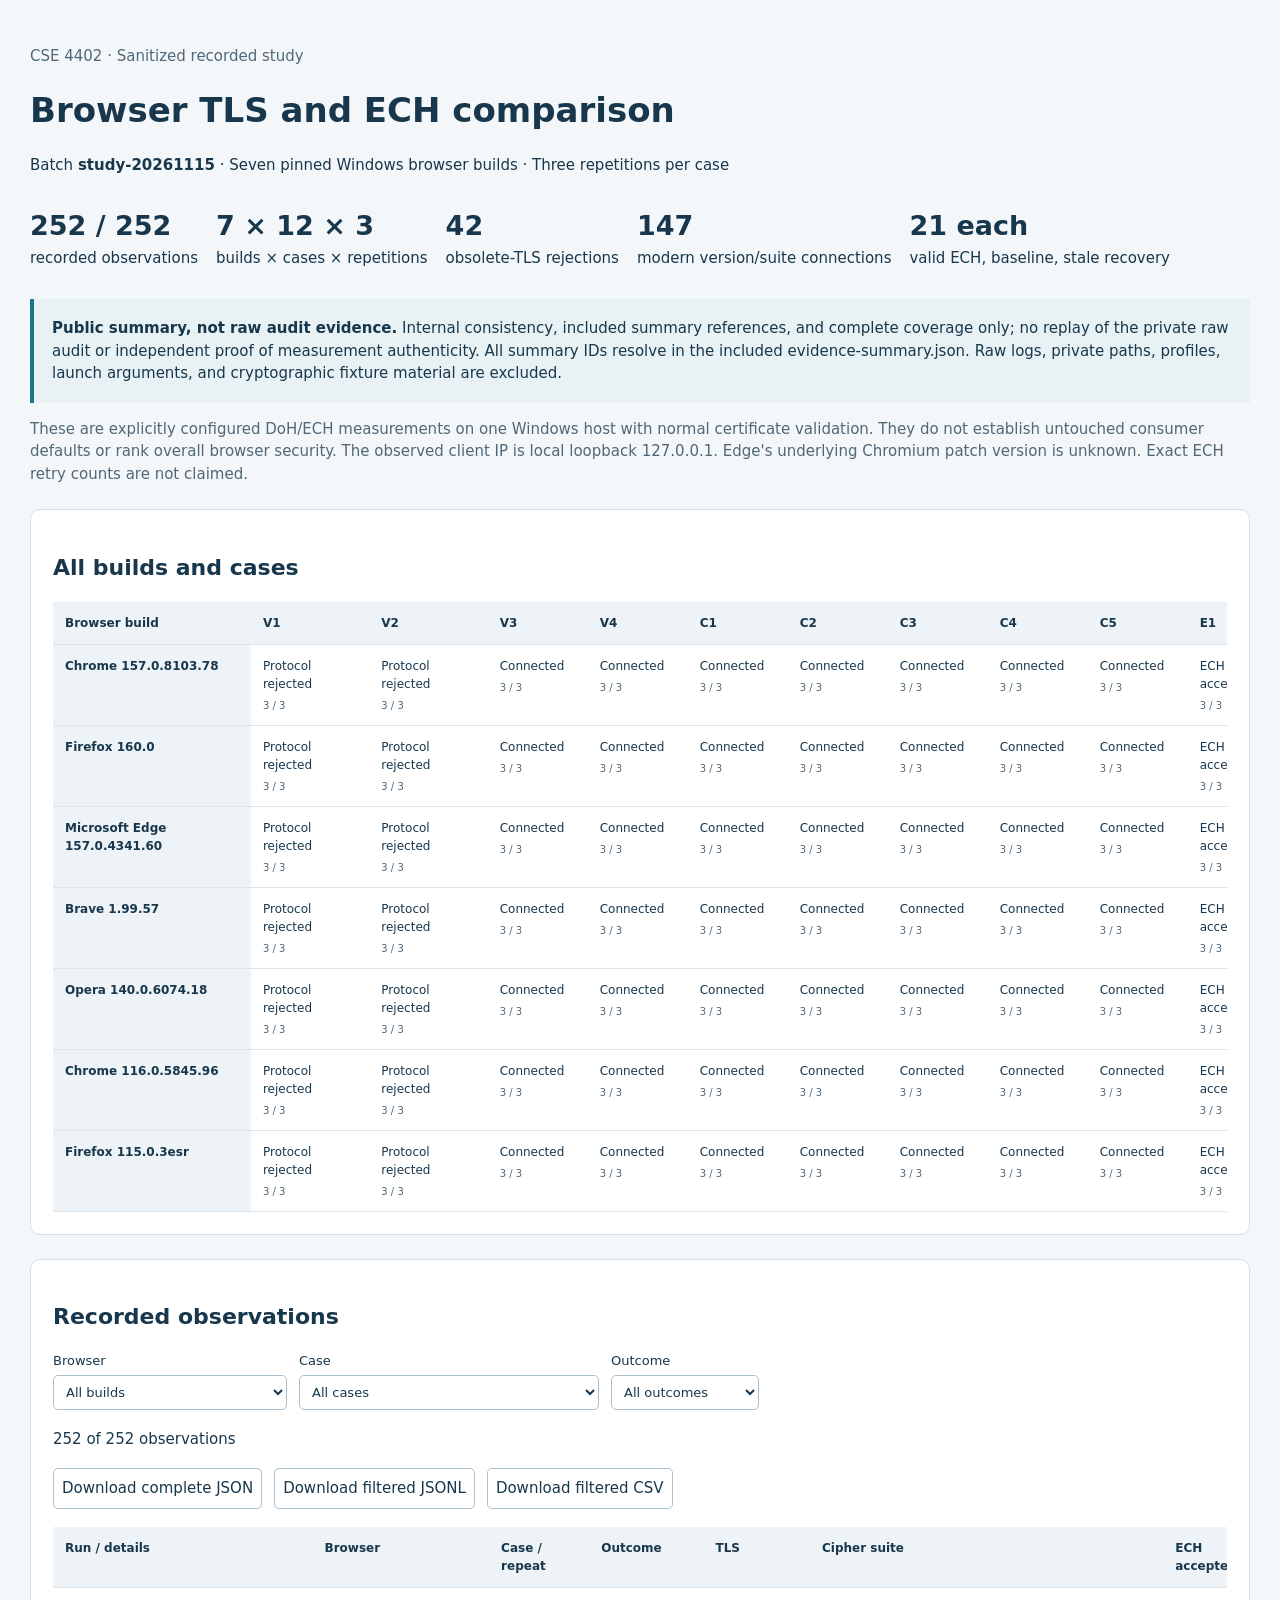
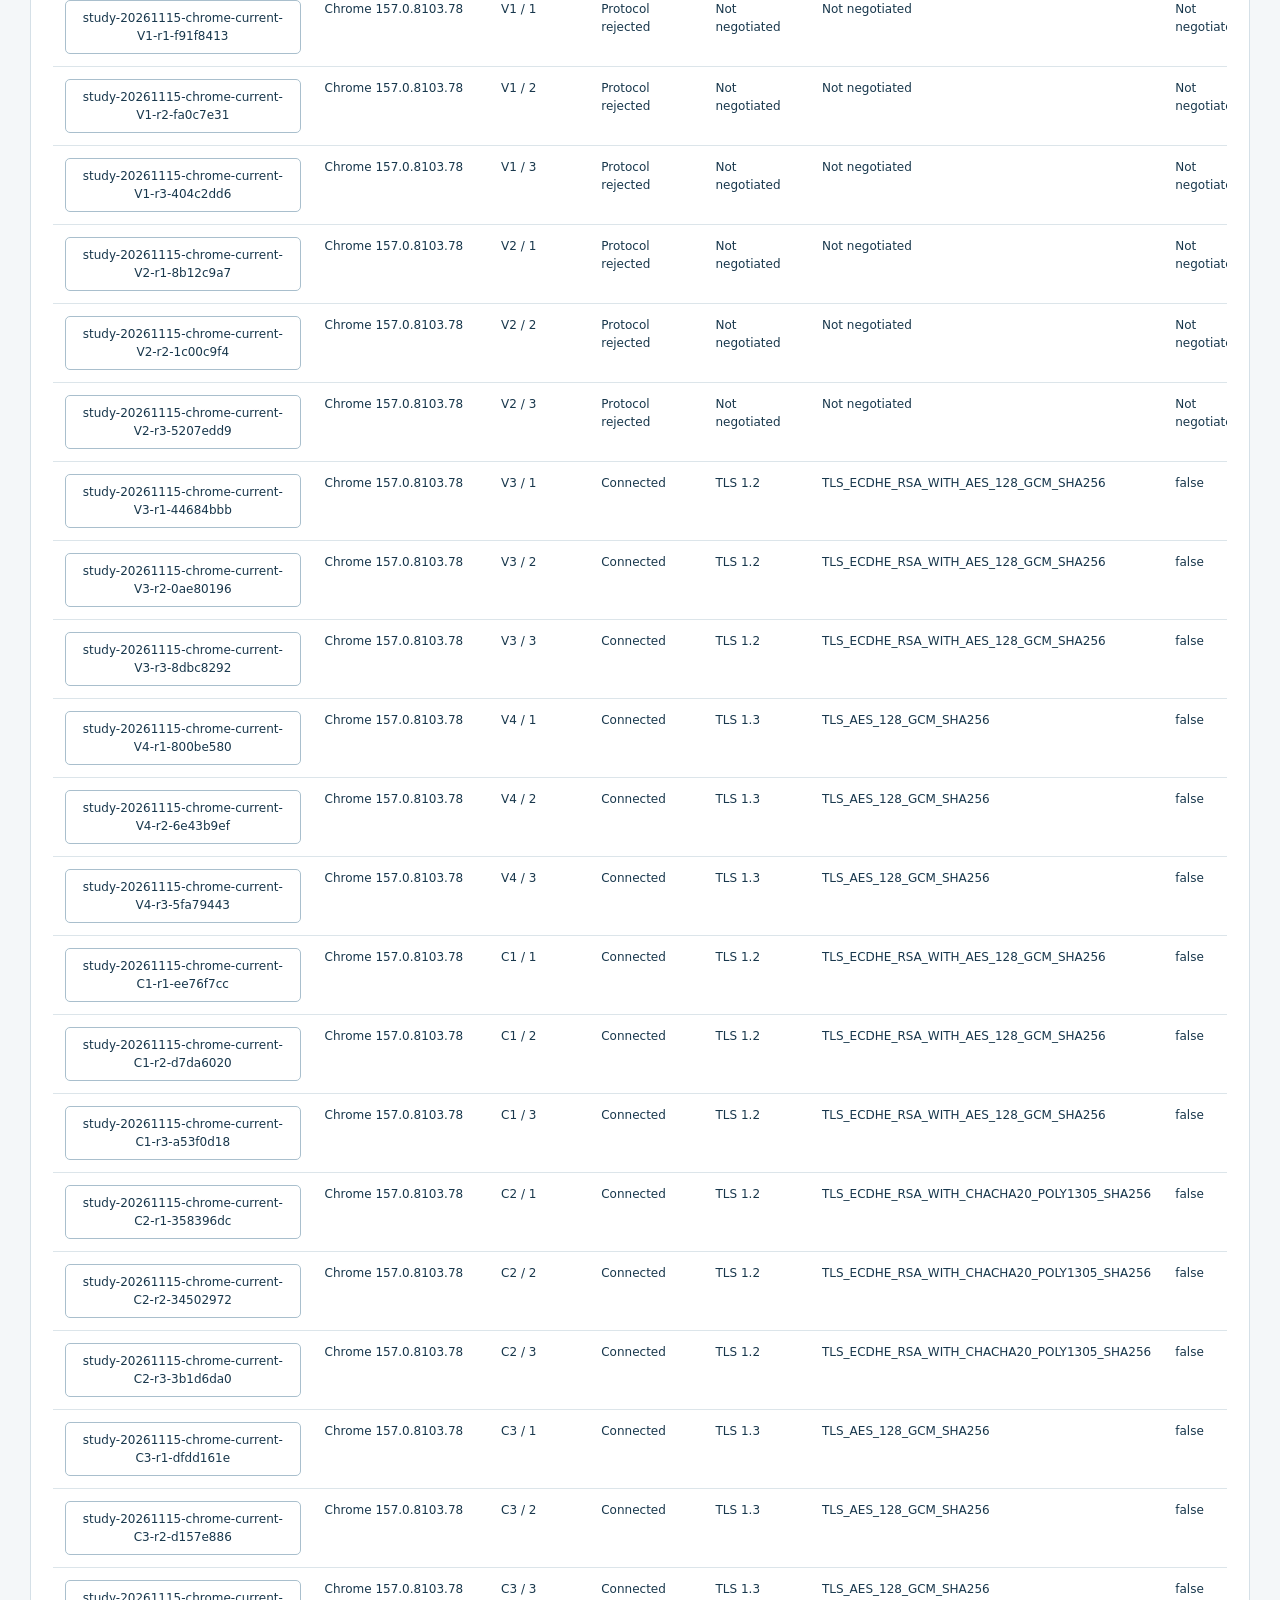
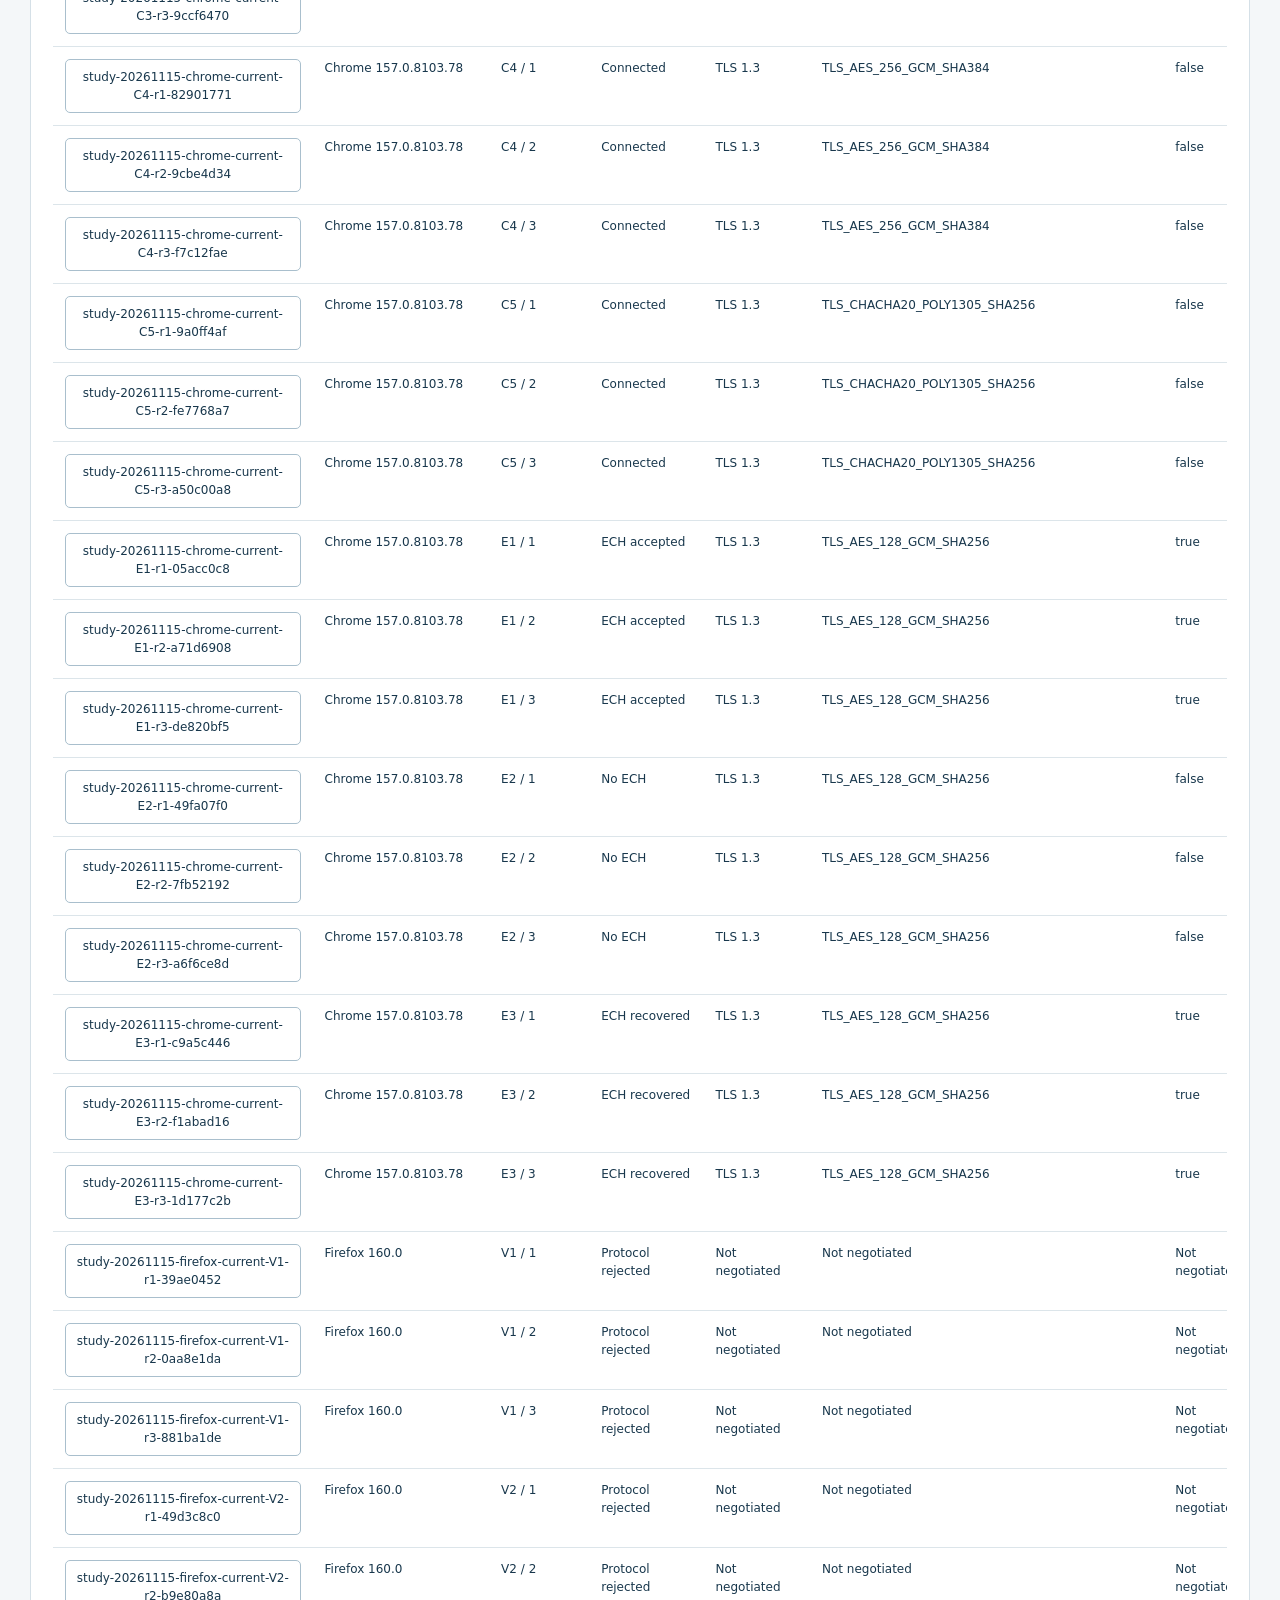
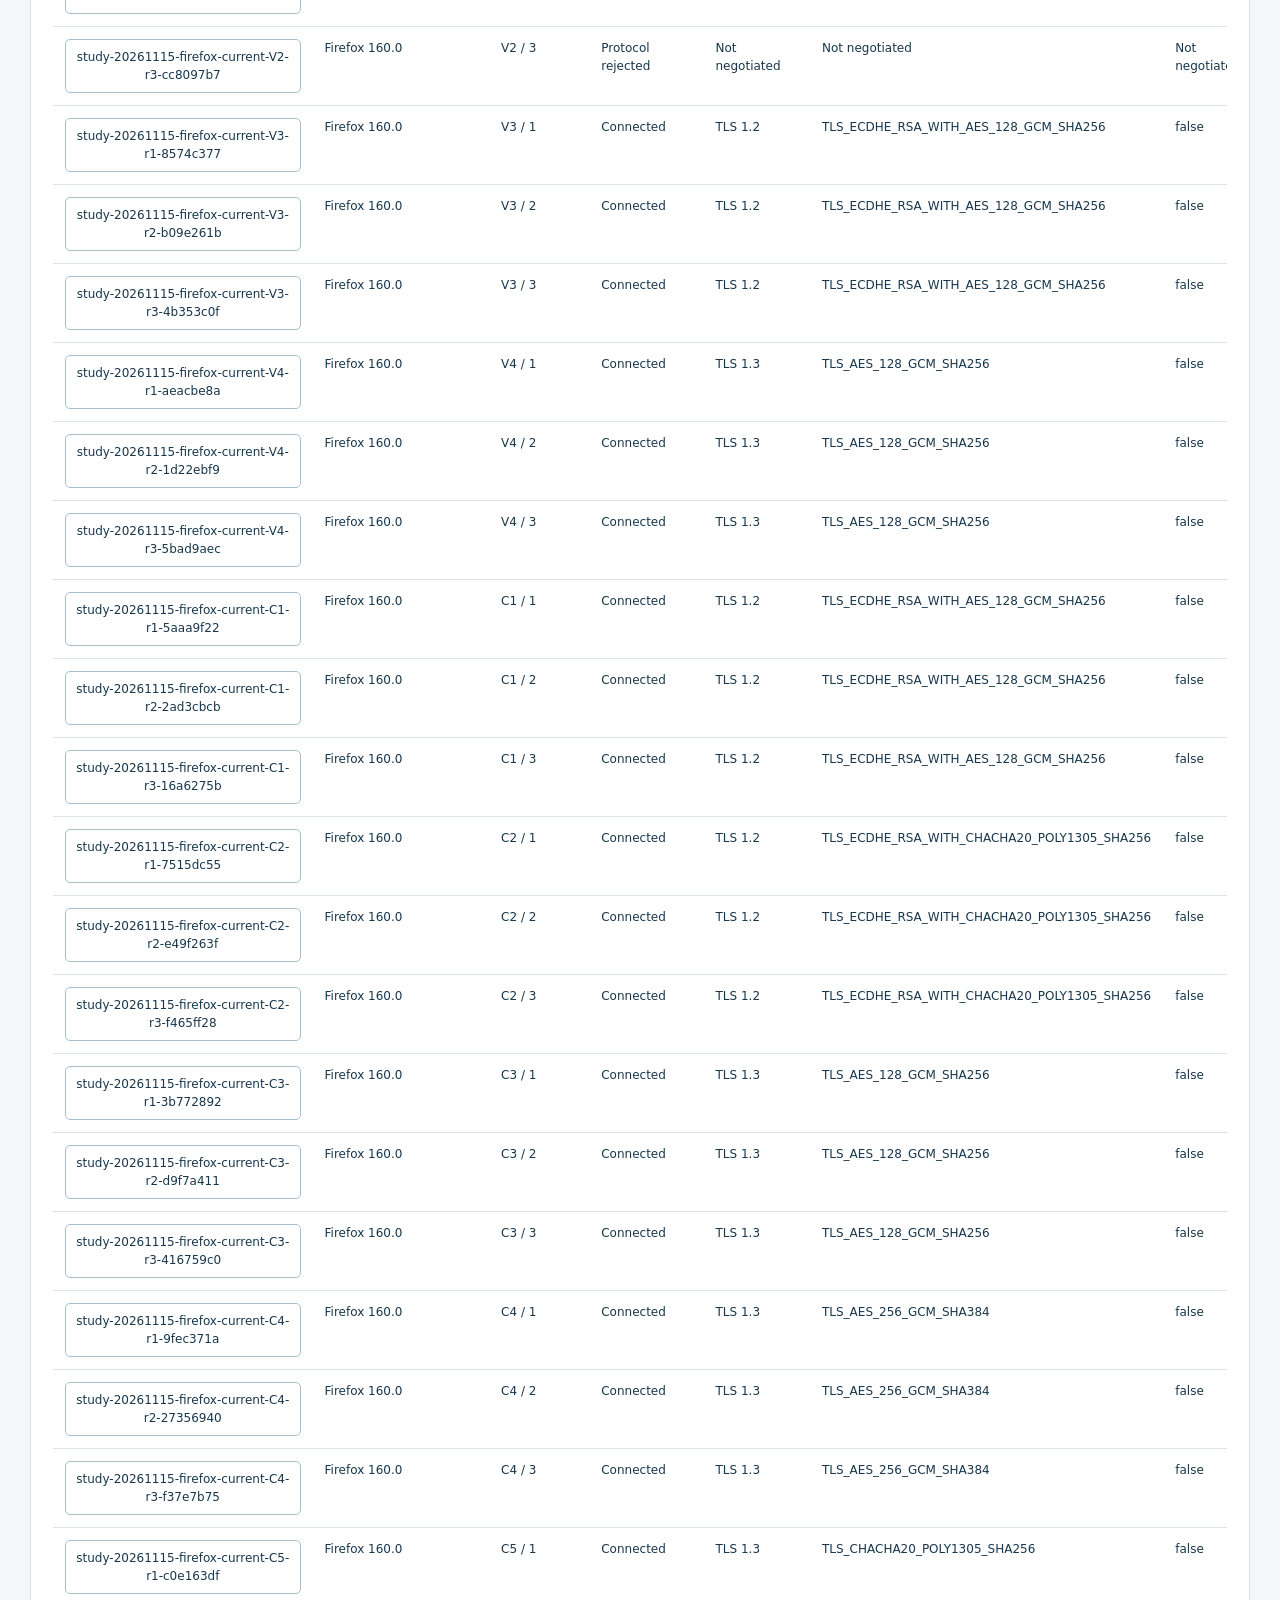
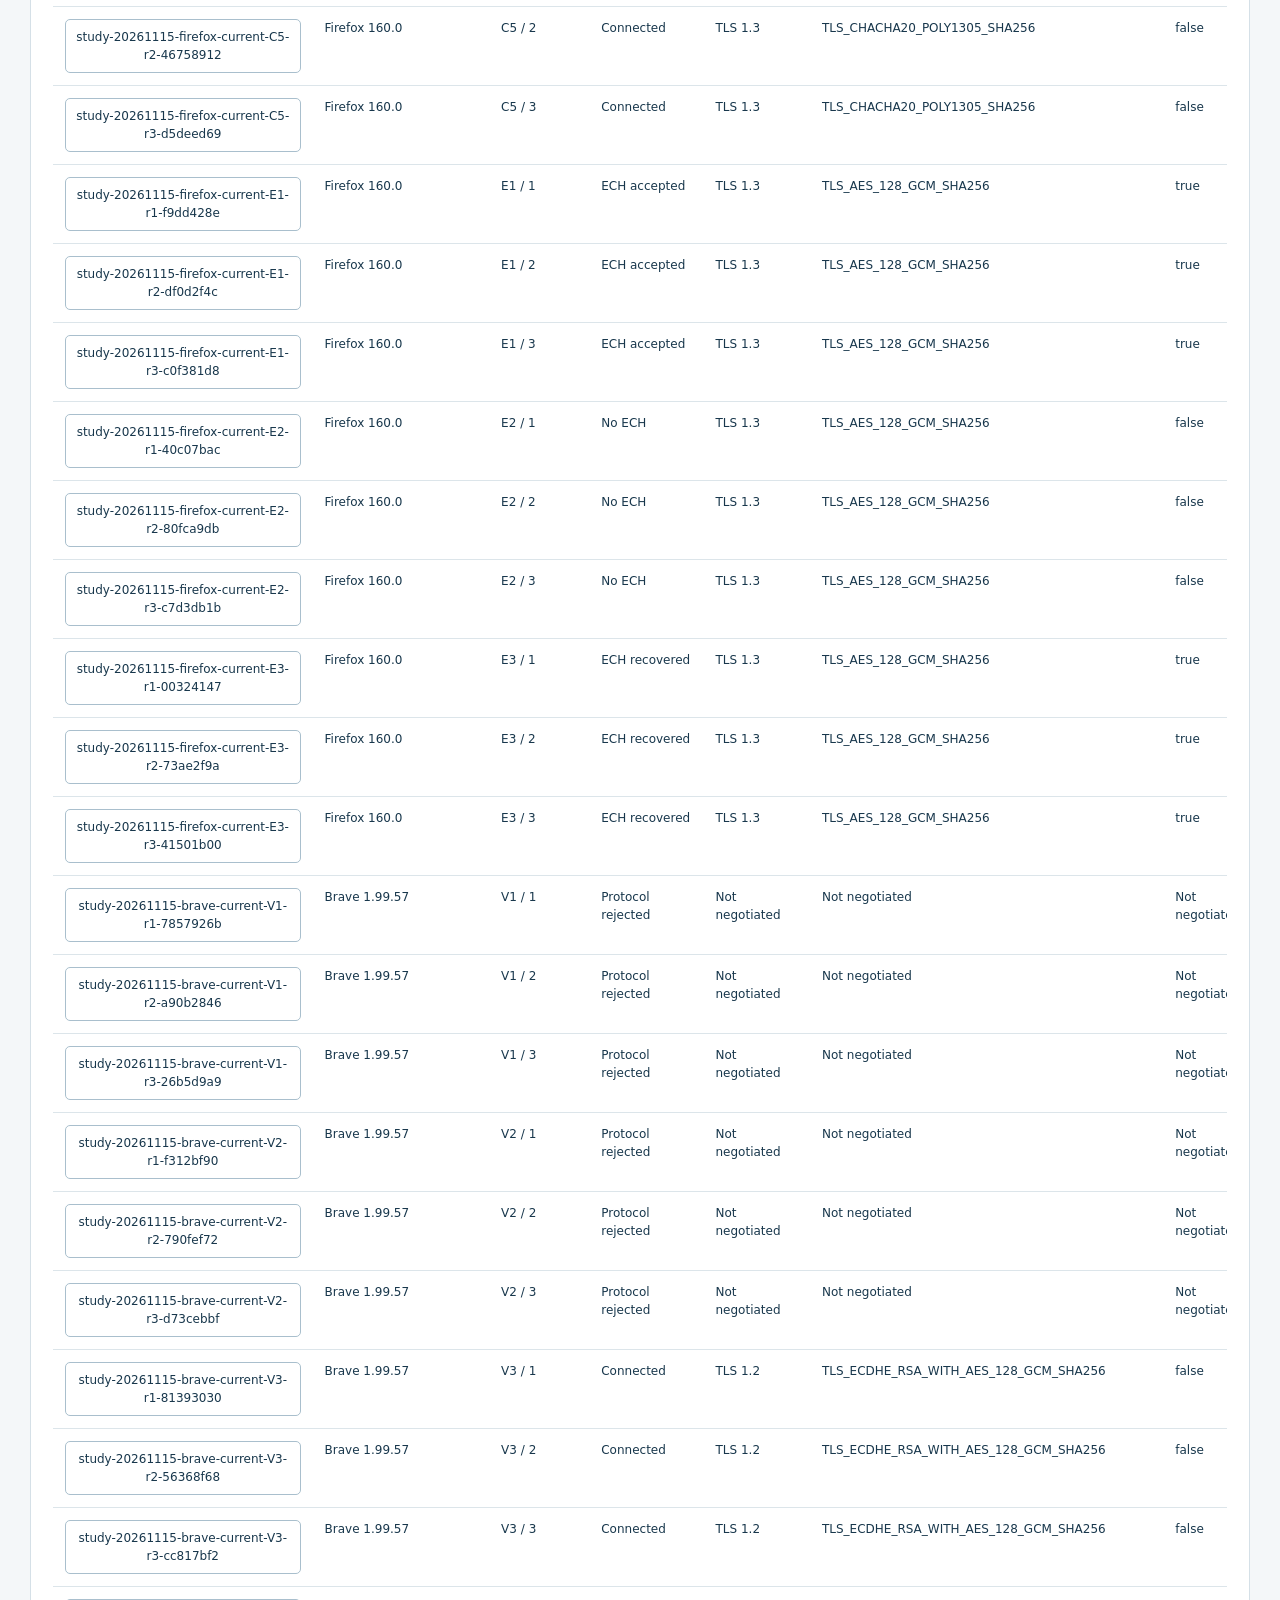
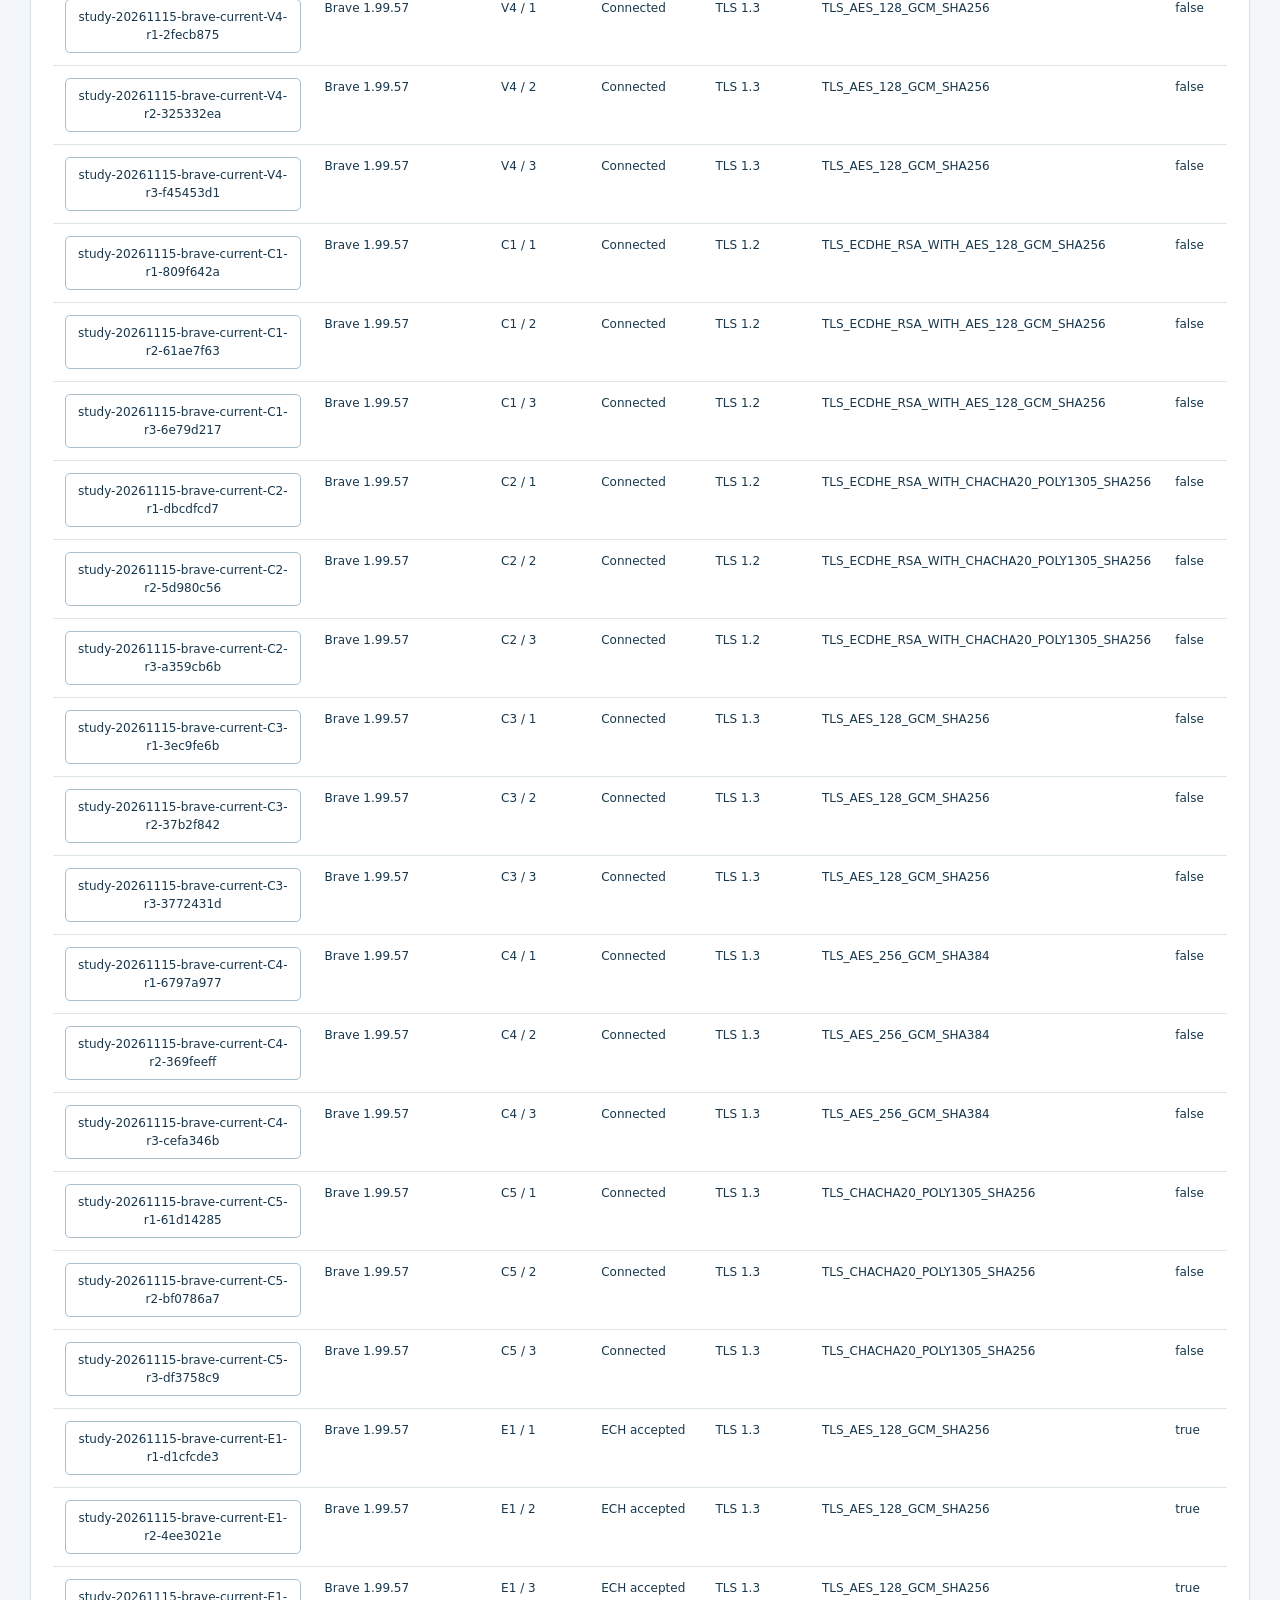
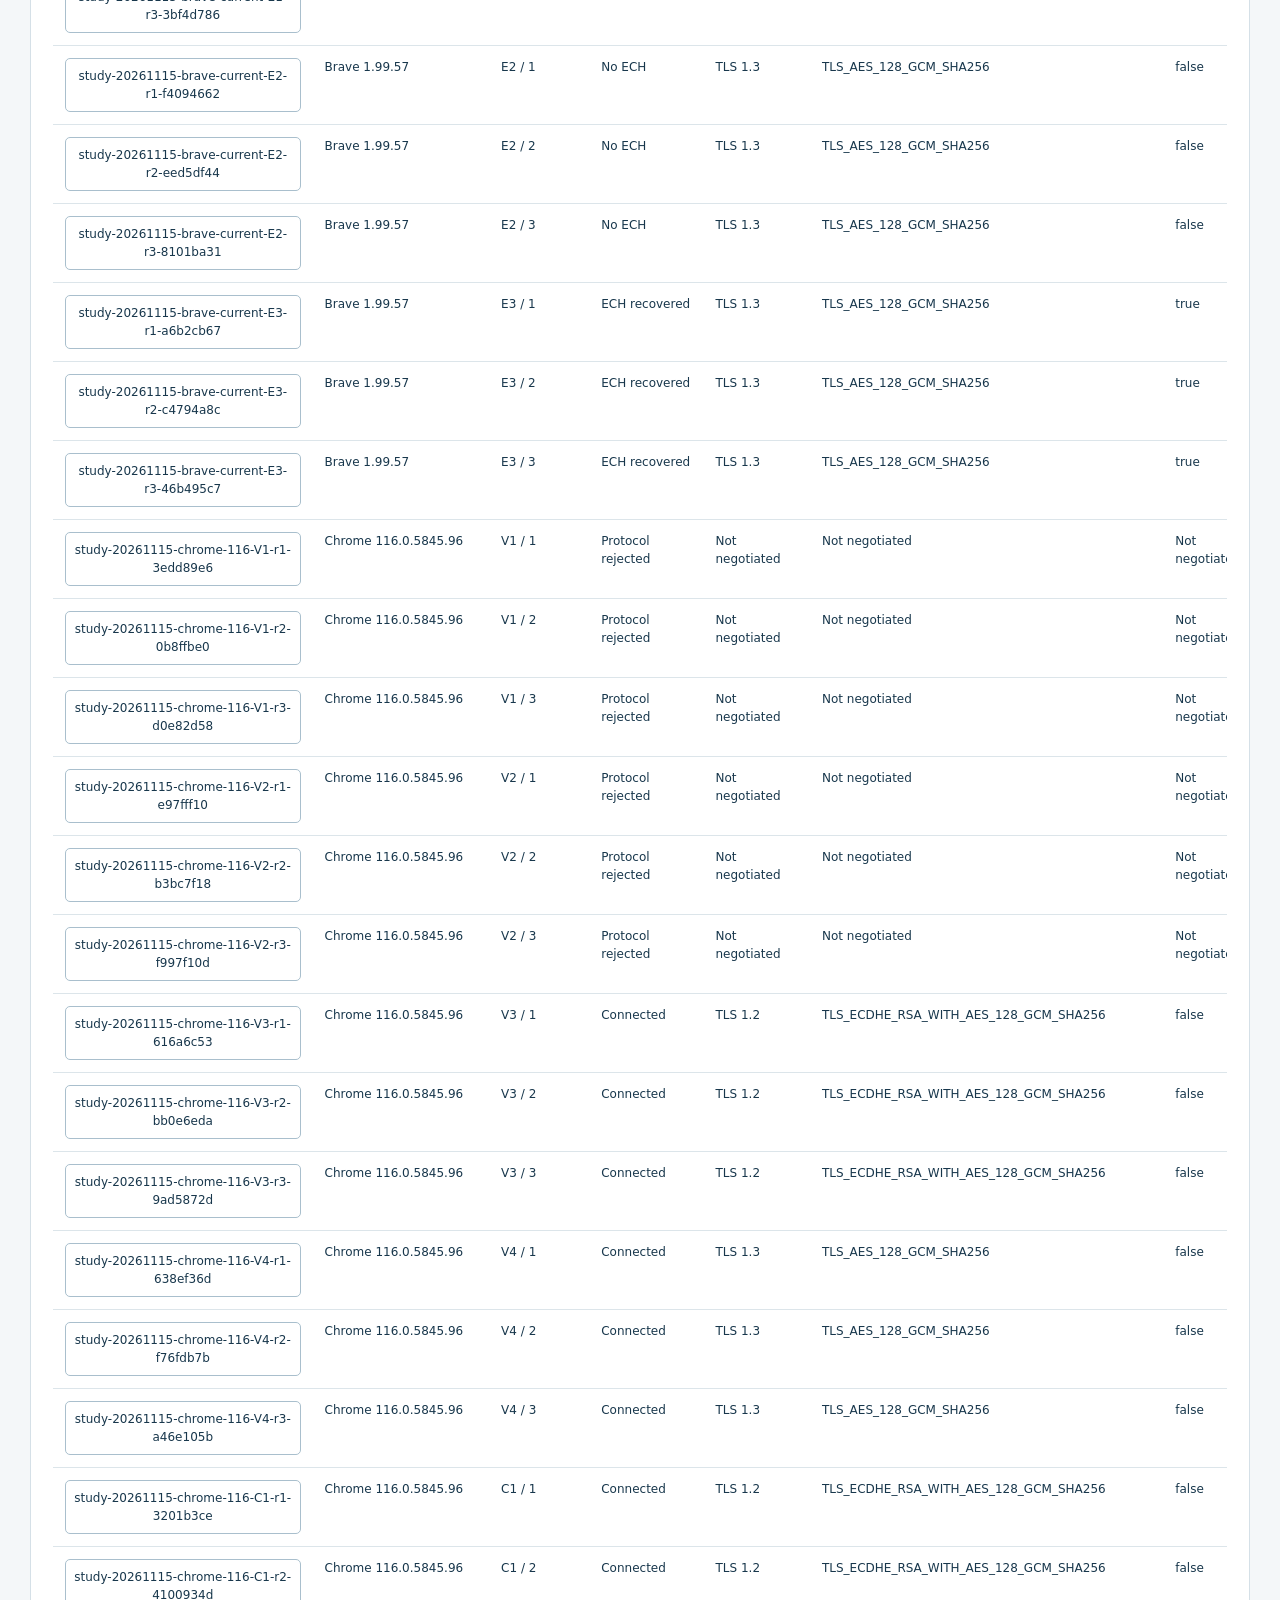
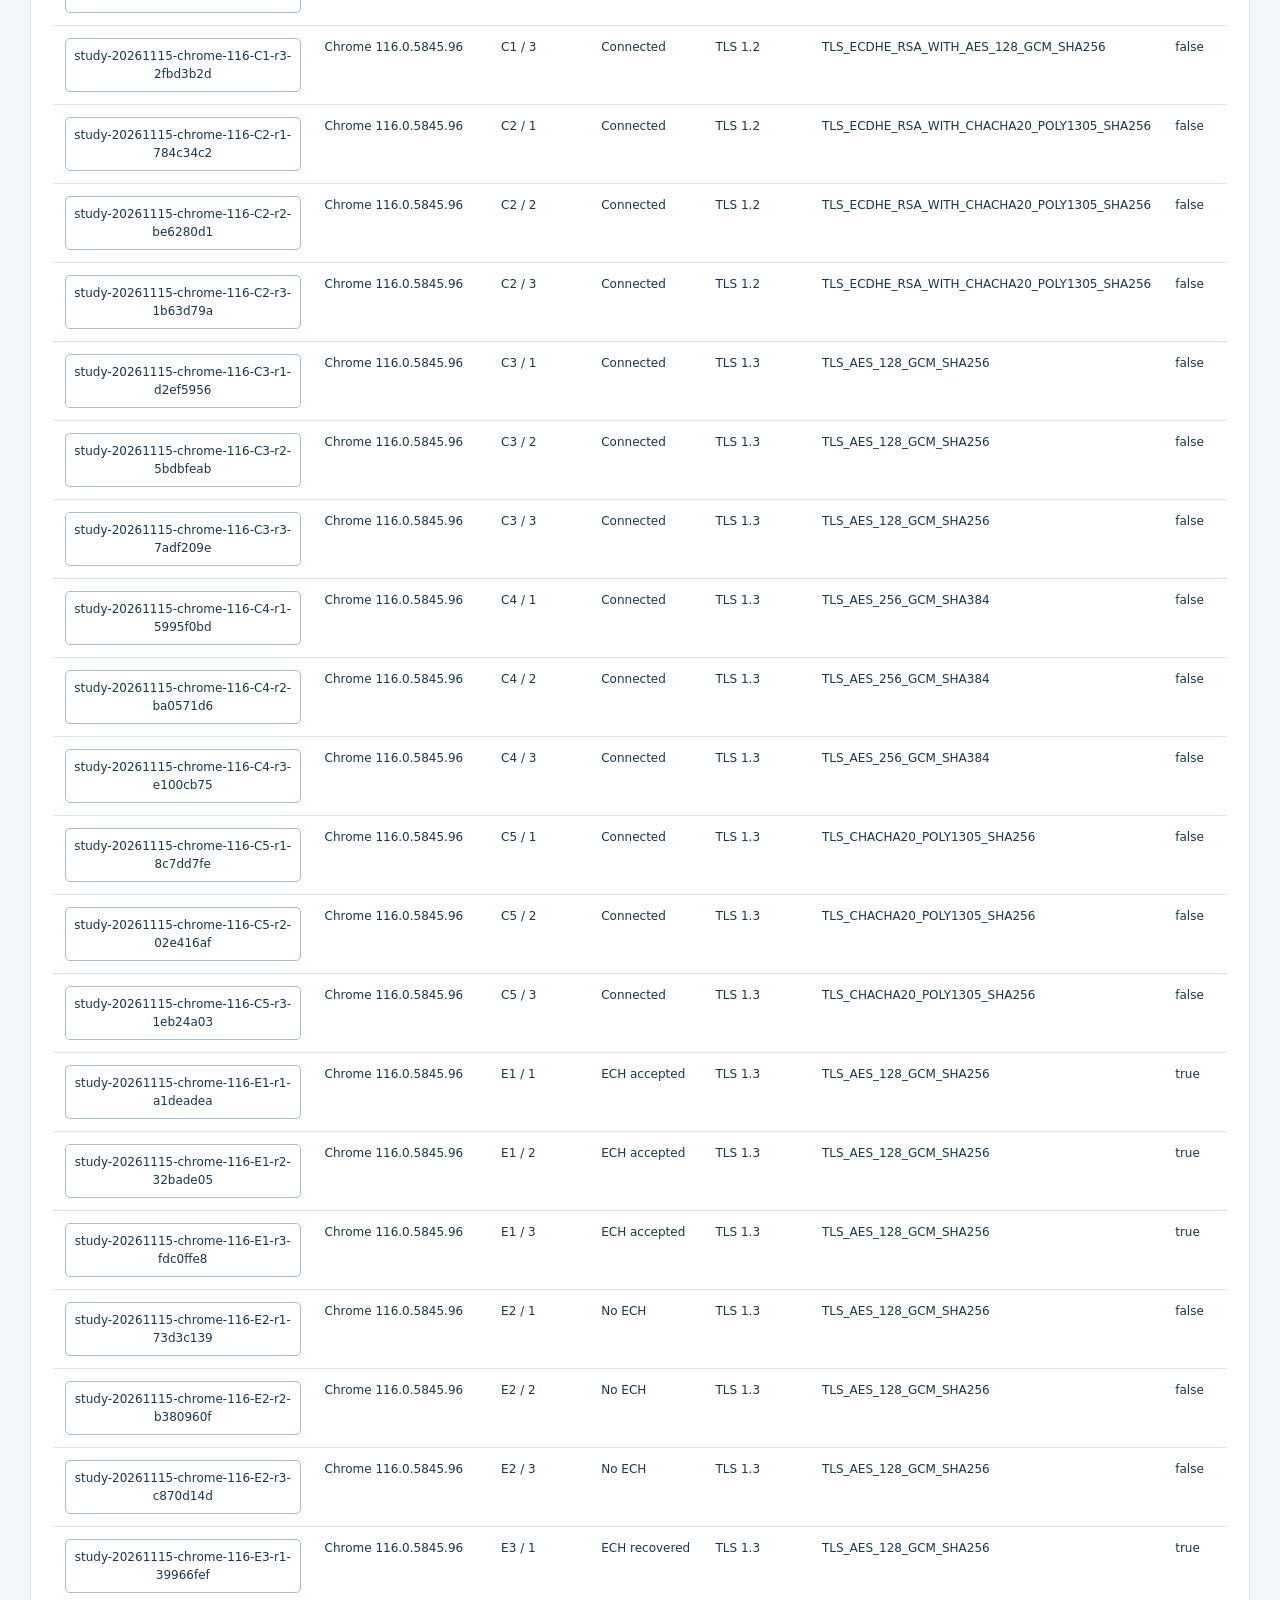
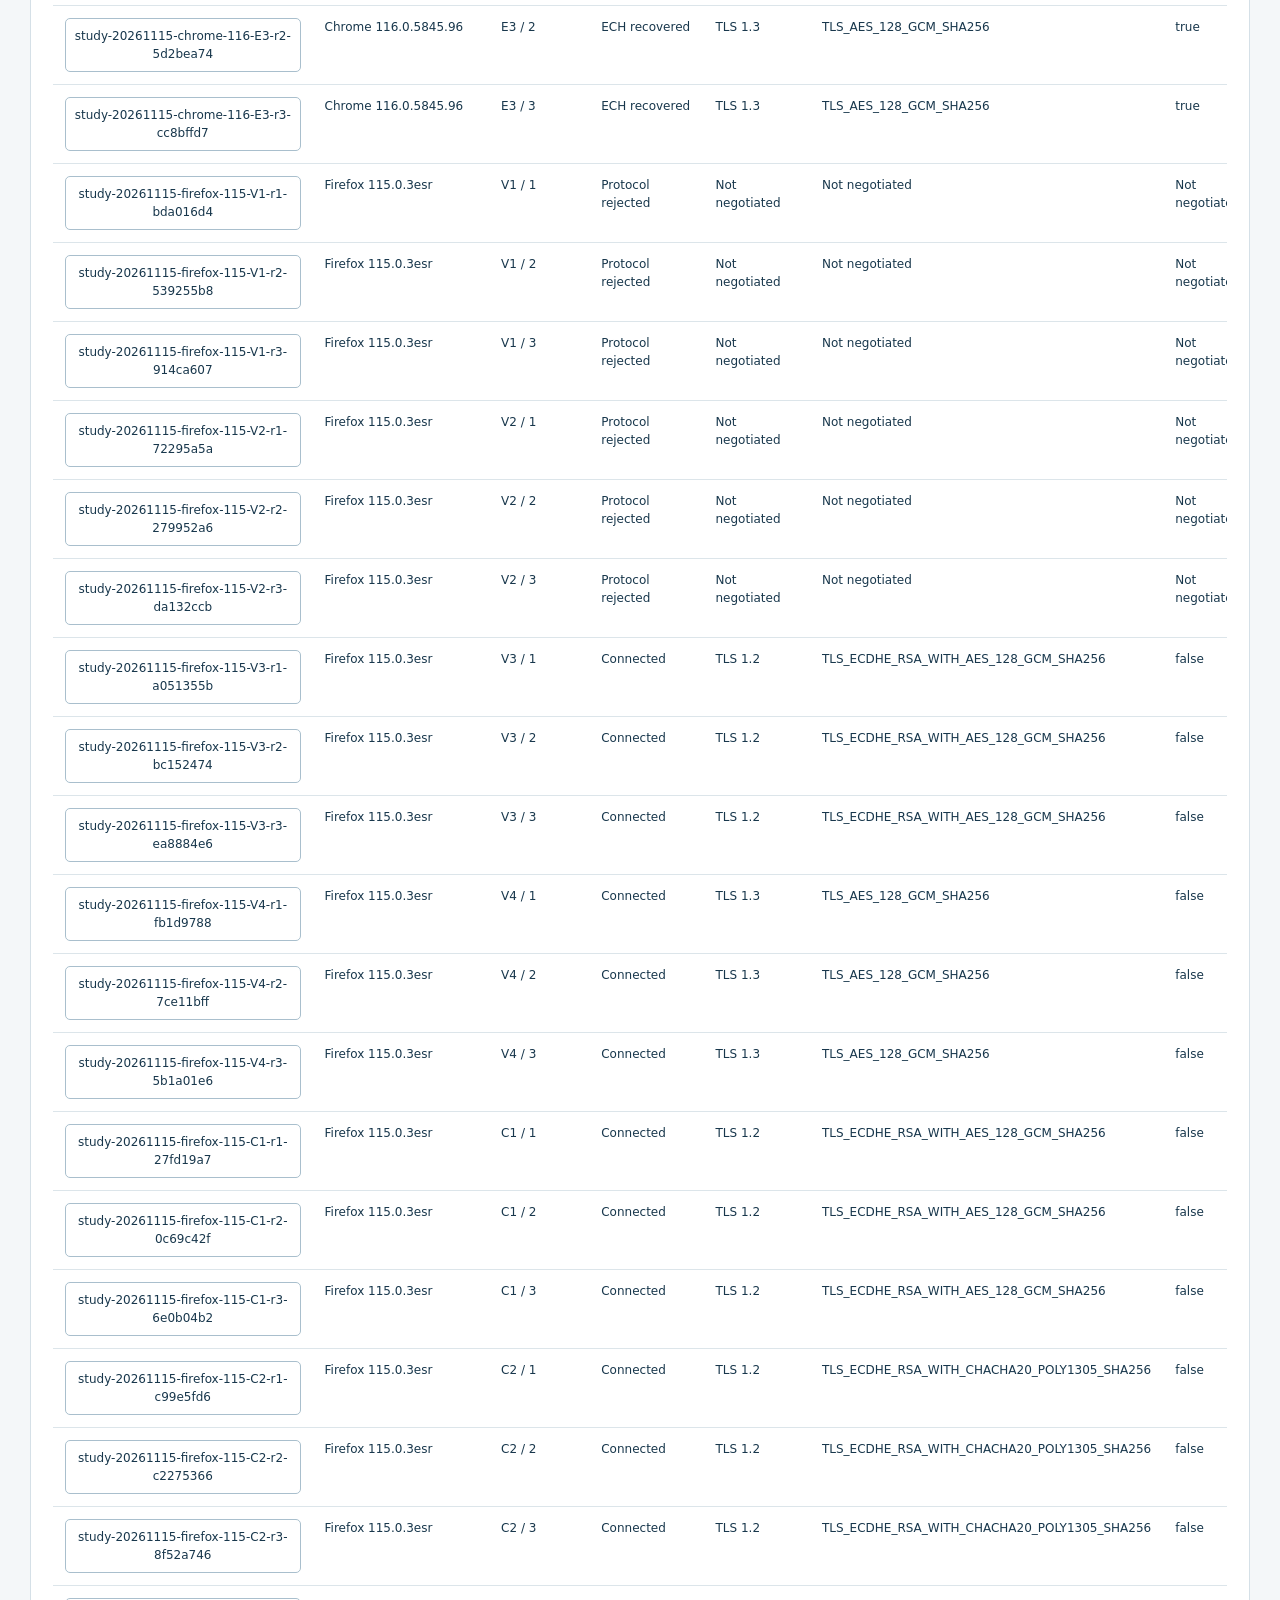
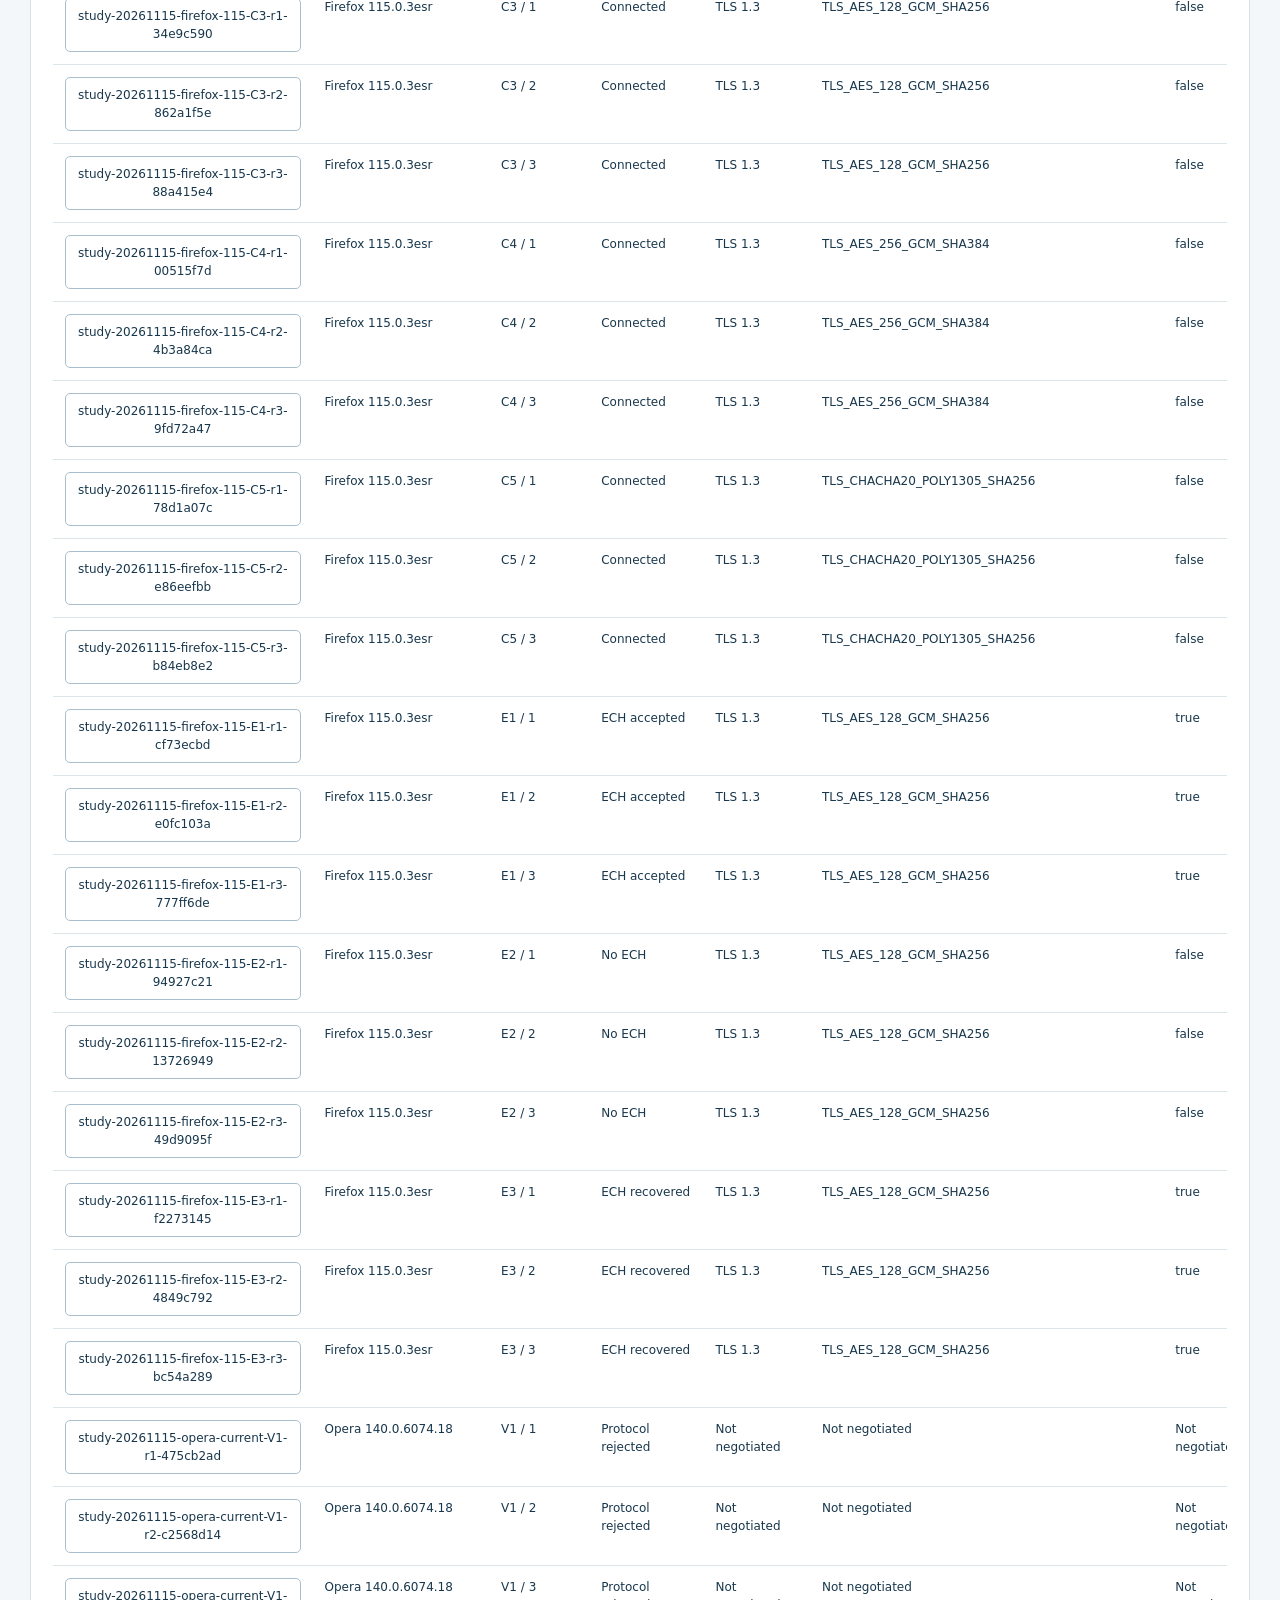
<file: results/comparison.html>
<!doctype html>
<html lang="en"><head><meta charset="utf-8"><meta name="viewport" content="width=device-width,initial-scale=1"><meta http-equiv="Content-Security-Policy" content="default-src 'none'; script-src 'unsafe-inline'; style-src 'unsafe-inline'; connect-src 'none'; base-uri 'none'; form-action 'none'"><title>Browser TLS and ECH — public comparison</title><style>
:root{font:15px/1.5 system-ui,Segoe UI,sans-serif;color:#18374c;background:#f4f7f9}*{box-sizing:border-box}body{margin:0}main{max-width:1600px;margin:auto;padding:30px}h1{font-size:34px;line-height:1.2}h2{font-size:22px}.muted,small{color:#506777}small{display:block;margin-top:5px}.notice{padding:18px;background:#e8f2f5;border-left:4px solid #197588}.panel{margin:24px 0;padding:22px;background:white;border:1px solid #d5e0e7;border-radius:10px}.metrics{display:flex;gap:18px;flex-wrap:wrap}.metrics strong{font-size:27px}.scroll{overflow:auto}table{border-collapse:collapse;text-align:left;width:100%;font-size:12px}th,td{padding:12px;border-bottom:1px solid #dce5ea;vertical-align:top}th{background:#edf3f6}#matrix{min-width:1450px}#matrix td{min-width:100px}#records{min-width:1300px}button,select{font:inherit;padding:8px;border:1px solid #a9bfcd;border-radius:5px;color:inherit;background:white}button{cursor:pointer;overflow-wrap:anywhere}button:hover{background:#edf4f7}label{display:flex;flex-direction:column;gap:4px;font-size:13px}.toolbar,.downloads{display:flex;gap:12px;flex-wrap:wrap;margin:18px 0}:focus-visible{outline:3px solid #ad7521;outline-offset:2px}pre{white-space:pre-wrap;overflow-wrap:anywhere;background:#f4f7f9;padding:15px;font-size:12px}summary{cursor:pointer}footer{font-size:12px;color:#506777;overflow-wrap:anywhere}@media(max-width:700px){main{padding:16px}.panel{padding:15px}h1{font-size:28px}}
</style></head><body><main><p class="muted">CSE 4402 · Sanitized recorded study</p><h1>Browser TLS and ECH comparison</h1><p>Batch <strong>study-20261115</strong> · Seven pinned Windows browser builds · Three repetitions per case</p>
<div class="metrics"><p><strong>252 / 252</strong><br>recorded observations</p><p><strong>7 × 12 × 3</strong><br>builds × cases × repetitions</p><p><strong>42</strong><br>obsolete-TLS rejections</p><p><strong>147</strong><br>modern version/suite connections</p><p><strong>21 each</strong><br>valid ECH, baseline, stale recovery</p></div>
<p class="notice"><strong>Public summary, not raw audit evidence.</strong> Internal consistency, included summary references, and complete coverage only; no replay of the private raw audit or independent proof of measurement authenticity. All summary IDs resolve in the included evidence-summary.json. Raw logs, private paths, profiles, launch arguments, and cryptographic fixture material are excluded.</p>
<p class="muted">These are explicitly configured DoH/ECH measurements on one Windows host with normal certificate validation. They do not establish untouched consumer defaults or rank overall browser security. The observed client IP is local loopback 127.0.0.1. Edge's underlying Chromium patch version is unknown. Exact ECH retry counts are not claimed.</p>
<section class="panel"><h2>All builds and cases</h2><div class="scroll" tabindex="0" role="region" aria-label="Browser comparison matrix"><table id="matrix"><thead></thead><tbody></tbody></table></div></section>
<section class="panel"><h2>Recorded observations</h2><div class="toolbar"><label>Browser<select id="browser-filter"><option value="">All builds</option></select></label><label>Case<select id="case-filter"><option value="">All cases</option></select></label><label>Outcome<select id="outcome-filter"><option value="">All outcomes</option></select></label></div><p id="filtered-count" aria-live="polite"></p><div class="downloads"><button id="download-json">Download complete JSON</button><button id="download-jsonl">Download filtered JSONL</button><button id="download-csv">Download filtered CSV</button></div><div class="scroll" tabindex="0" role="region" aria-label="Individual observations"><table id="records"><thead><tr><th>Run / details</th><th>Browser</th><th>Case / repeat</th><th>Outcome</th><th>TLS</th><th>Cipher suite</th><th>ECH accepted</th><th>Client IP</th></tr></thead><tbody></tbody></table></div><details id="record-detail"><summary>Selected record and included summary IDs</summary><pre id="record-json">Select a run to inspect its sanitized record.</pre></details></section>
<footer>Prepared 2026-11-15T20:14:18.527Z. This file embeds its data and runs offline without services or certificate trust. Full public evidence summaries and the portable verification command are in the adjacent files. Original comparison SHA-256: 45a4c326f8572feec634c293c3f572a24154ae4cc4d447722854477b48540986. Original private audit SHA-256: 2081a6789de55c6e548d6e0f9f7138700dc02e853636be75cabecdf3d2673bb8.</footer><noscript>Enable JavaScript for filtering. The adjacent JSON, CSV and JSONL files contain all records.</noscript></main><script id="study-data" type="application/json">{"artifact_kind":"cse4402-public-results","schema_version":1,"batch_id":"study-20261115","prepared_utc":"2026-11-15T20:14:18.527Z","provenance":{"original_comparison_sha256":"45a4c326f8572feec634c293c3f572a24154ae4cc4d447722854477b48540986","original_private_audit_sha256":"2081a6789de55c6e548d6e0f9f7138700dc02e853636be75cabecdf3d2673bb8","original_exported_utc":"2026-11-15T19:20:49.011Z","private_audit_recorded_utc":"2026-11-15T19:20:49.722Z","private_audit_observed_records":252,"private_audit_observed_checks_passed":true,"private_audit_planned_coverage_complete":true},"verification_scope":"Internal consistency, included summary references, and complete coverage only; no replay of the private raw audit or independent proof of measurement authenticity.","browsers":[{"id":"chrome-current","product":"Chrome","version":"157.0.8103.78","distribution":"Official Chrome for Testing stable Windows x64 ZIP; unsigned executable; isolated policy namespace","engine_family":"chromium","engine_version":"157.0.8103.78","executable_sha256":"9196f87743c5a0baae3589c226ad72941bf6f0eb7669cec548ae1c80b4461c33"},{"id":"firefox-current","product":"Firefox","version":"160.0","distribution":"Official Firefox Windows x64 en-US installer, extracted only","engine_family":"gecko","engine_version":"160.0","executable_sha256":"2454001b2ea1a1021e1d741e0ad808b17f7e2618e7b4c0e8689d91e9151db7be"},{"id":"edge-current","product":"Microsoft Edge","version":"157.0.4341.60","distribution":"Installed Microsoft Edge","engine_family":"chromium","engine_version":null,"executable_sha256":"2497874639116d8edc3de34b3fd83f72fa099112a5d2a426e1f08fcf39a99612"},{"id":"brave-current","product":"Brave","version":"1.99.57","distribution":"Official Brave release Windows x64 ZIP","engine_family":"chromium","engine_version":"157.0.8103.79","executable_sha256":"f37ec0d048fa283fc58d54b74907797af0fb96039897fed1802dbb73c3a8acba"},{"id":"opera-current","product":"Opera","version":"140.0.6074.18","distribution":"Official Opera stable Windows x64 offline installer, extracted only","engine_family":"chromium","engine_version":"157.0.8103.39","executable_sha256":"d016defe75f2ae8588f2bf76cd4a82d81d6b724df62afa4f111b9f6bc0cd2605"},{"id":"chrome-116","product":"Chrome","version":"116.0.5845.96","distribution":"Official Chrome for Testing Windows x64 ZIP; unsigned executable","engine_family":"chromium","engine_version":"116.0.5845.96","executable_sha256":"7460094ab51e1cb2fa6abeef0683275bb99684ad00334556547d7f4a6dd84c4e"},{"id":"firefox-115","product":"Firefox","version":"115.0.3esr","distribution":"Official Firefox ESR Windows x64 en-US installer, extracted only","engine_family":"gecko","engine_version":"115.0.3","executable_sha256":"1bf92c8511e5381ef649fcb00b492dfee14b6f2c556a02acf2b708712c786082"}],"cases":[{"id":"V1","name":"TLS 1.0 only","family":"version","expected_tls":"TLS 1.0","expected_cipher":null,"expected_ech":null},{"id":"V2","name":"TLS 1.1 only","family":"version","expected_tls":"TLS 1.1","expected_cipher":null,"expected_ech":null},{"id":"V3","name":"TLS 1.2 only","family":"version","expected_tls":"TLS 1.2","expected_cipher":null,"expected_ech":null},{"id":"V4","name":"TLS 1.3 only","family":"version","expected_tls":"TLS 1.3","expected_cipher":null,"expected_ech":null},{"id":"C1","name":"TLS 1.2 / AES-128-GCM","family":"cipher","expected_tls":"TLS 1.2","expected_cipher":"TLS_ECDHE_RSA_WITH_AES_128_GCM_SHA256","expected_ech":null},{"id":"C2","name":"TLS 1.2 / ChaCha20-Poly1305","family":"cipher","expected_tls":"TLS 1.2","expected_cipher":"TLS_ECDHE_RSA_WITH_CHACHA20_POLY1305_SHA256","expected_ech":null},{"id":"C3","name":"TLS 1.3 / AES-128-GCM","family":"cipher","expected_tls":"TLS 1.3","expected_cipher":"TLS_AES_128_GCM_SHA256","expected_ech":null},{"id":"C4","name":"TLS 1.3 / AES-256-GCM","family":"cipher","expected_tls":"TLS 1.3","expected_cipher":"TLS_AES_256_GCM_SHA384","expected_ech":null},{"id":"C5","name":"TLS 1.3 / ChaCha20-Poly1305","family":"cipher","expected_tls":"TLS 1.3","expected_cipher":"TLS_CHACHA20_POLY1305_SHA256","expected_ech":null},{"id":"E1","name":"Valid ECH configuration","family":"ech","expected_tls":"TLS 1.3","expected_cipher":null,"expected_ech":true},{"id":"E2","name":"No advertised ECH configuration","family":"ech","expected_tls":"TLS 1.3","expected_cipher":null,"expected_ech":false},{"id":"E3","name":"Stale ECH configuration / recovery","family":"ech","expected_tls":"TLS 1.3","expected_cipher":null,"expected_ech":true}],"results":[{"run_id":"study-20261115-chrome-current-V1-r1-f91f8413","batch_id":"study-20261115","browser_id":"chrome-current","browser_product":"Chrome","browser_version":"157.0.8103.78","executable_sha256":"9196f87743c5a0baae3589c226ad72941bf6f0eb7669cec548ae1c80b4461c33","os":"Windows 11 build 26300","case_id":"V1","repetition":1,"client_ip":"127.0.0.1","started_utc":"2026-11-15T17:07:06.4677606Z","completed_utc":"2026-11-15T17:07:06.700358Z","status":"completed","outcome":"rejected_protocol","browser_outcome":"failed","tls_version":null,"cipher_suite":null,"ech_accepted":null,"resumed":null,"expected_match":null,"controls":{"fresh_profile":true,"normal_certificate_validation":true,"https_over_tcp":true,"http3_disabled":true,"secure_doh_requested":true,"ech_explicitly_enabled":true},"retry":null,"summary_evidence_ids":["summary-43c56707778393a21e94443f","summary-0148eedba90296537566bc3a","summary-fa60743767d67d2dd9254611"]},{"run_id":"study-20261115-chrome-current-V1-r2-fa0c7e31","batch_id":"study-20261115","browser_id":"chrome-current","browser_product":"Chrome","browser_version":"157.0.8103.78","executable_sha256":"9196f87743c5a0baae3589c226ad72941bf6f0eb7669cec548ae1c80b4461c33","os":"Windows 11 build 26300","case_id":"V1","repetition":2,"client_ip":"127.0.0.1","started_utc":"2026-11-15T17:07:08.7090119Z","completed_utc":"2026-11-15T17:07:08.9334209Z","status":"completed","outcome":"rejected_protocol","browser_outcome":"failed","tls_version":null,"cipher_suite":null,"ech_accepted":null,"resumed":null,"expected_match":null,"controls":{"fresh_profile":true,"normal_certificate_validation":true,"https_over_tcp":true,"http3_disabled":true,"secure_doh_requested":true,"ech_explicitly_enabled":true},"retry":null,"summary_evidence_ids":["summary-9ee3c327b7c0bb200149f640","summary-5cdd54a2806df4136fa533a1","summary-39b22fe8cbce5bdd2ca09981"]},{"run_id":"study-20261115-chrome-current-V1-r3-404c2dd6","batch_id":"study-20261115","browser_id":"chrome-current","browser_product":"Chrome","browser_version":"157.0.8103.78","executable_sha256":"9196f87743c5a0baae3589c226ad72941bf6f0eb7669cec548ae1c80b4461c33","os":"Windows 11 build 26300","case_id":"V1","repetition":3,"client_ip":"127.0.0.1","started_utc":"2026-11-15T17:07:10.7392052Z","completed_utc":"2026-11-15T17:07:10.9653939Z","status":"completed","outcome":"rejected_protocol","browser_outcome":"failed","tls_version":null,"cipher_suite":null,"ech_accepted":null,"resumed":null,"expected_match":null,"controls":{"fresh_profile":true,"normal_certificate_validation":true,"https_over_tcp":true,"http3_disabled":true,"secure_doh_requested":true,"ech_explicitly_enabled":true},"retry":null,"summary_evidence_ids":["summary-ce3bbd8ec7fefca84d34b866","summary-e39df8db29d0bfab0fb9f684","summary-7aa938e47ad6a0459fbf20c1"]},{"run_id":"study-20261115-chrome-current-V2-r1-8b12c9a7","batch_id":"study-20261115","browser_id":"chrome-current","browser_product":"Chrome","browser_version":"157.0.8103.78","executable_sha256":"9196f87743c5a0baae3589c226ad72941bf6f0eb7669cec548ae1c80b4461c33","os":"Windows 11 build 26300","case_id":"V2","repetition":1,"client_ip":"127.0.0.1","started_utc":"2026-11-15T17:07:12.7787232Z","completed_utc":"2026-11-15T17:07:13.0236104Z","status":"completed","outcome":"rejected_protocol","browser_outcome":"failed","tls_version":null,"cipher_suite":null,"ech_accepted":null,"resumed":null,"expected_match":null,"controls":{"fresh_profile":true,"normal_certificate_validation":true,"https_over_tcp":true,"http3_disabled":true,"secure_doh_requested":true,"ech_explicitly_enabled":true},"retry":null,"summary_evidence_ids":["summary-f2627baee7e95f9fe9ab77cb","summary-16f4ec0d8b99a582020a8f57","summary-5ed5ca4ec8477911e57845c5"]},{"run_id":"study-20261115-chrome-current-V2-r2-1c00c9f4","batch_id":"study-20261115","browser_id":"chrome-current","browser_product":"Chrome","browser_version":"157.0.8103.78","executable_sha256":"9196f87743c5a0baae3589c226ad72941bf6f0eb7669cec548ae1c80b4461c33","os":"Windows 11 build 26300","case_id":"V2","repetition":2,"client_ip":"127.0.0.1","started_utc":"2026-11-15T17:07:15.0612004Z","completed_utc":"2026-11-15T17:07:15.3053429Z","status":"completed","outcome":"rejected_protocol","browser_outcome":"failed","tls_version":null,"cipher_suite":null,"ech_accepted":null,"resumed":null,"expected_match":null,"controls":{"fresh_profile":true,"normal_certificate_validation":true,"https_over_tcp":true,"http3_disabled":true,"secure_doh_requested":true,"ech_explicitly_enabled":true},"retry":null,"summary_evidence_ids":["summary-6519aceed3e9803756d11219","summary-e22a84e1c3e27ab06122b9f1","summary-eb4301682bdc1cddb60ac490"]},{"run_id":"study-20261115-chrome-current-V2-r3-5207edd9","batch_id":"study-20261115","browser_id":"chrome-current","browser_product":"Chrome","browser_version":"157.0.8103.78","executable_sha256":"9196f87743c5a0baae3589c226ad72941bf6f0eb7669cec548ae1c80b4461c33","os":"Windows 11 build 26300","case_id":"V2","repetition":3,"client_ip":"127.0.0.1","started_utc":"2026-11-15T17:07:17.2062449Z","completed_utc":"2026-11-15T17:07:17.4570955Z","status":"completed","outcome":"rejected_protocol","browser_outcome":"failed","tls_version":null,"cipher_suite":null,"ech_accepted":null,"resumed":null,"expected_match":null,"controls":{"fresh_profile":true,"normal_certificate_validation":true,"https_over_tcp":true,"http3_disabled":true,"secure_doh_requested":true,"ech_explicitly_enabled":true},"retry":null,"summary_evidence_ids":["summary-f0504e86fe7f6387195222e1","summary-2d5719c30ffce7141eb2cd2f","summary-9fc7dfb0b75657a04ea8ca20"]},{"run_id":"study-20261115-chrome-current-V3-r1-44684bbb","batch_id":"study-20261115","browser_id":"chrome-current","browser_product":"Chrome","browser_version":"157.0.8103.78","executable_sha256":"9196f87743c5a0baae3589c226ad72941bf6f0eb7669cec548ae1c80b4461c33","os":"Windows 11 build 26300","case_id":"V3","repetition":1,"client_ip":"127.0.0.1","started_utc":"2026-11-15T17:07:19.5961065Z","completed_utc":"2026-11-15T17:07:19.8412812Z","status":"completed","outcome":"connected","browser_outcome":"connected","tls_version":"TLS 1.2","cipher_suite":"TLS_ECDHE_RSA_WITH_AES_128_GCM_SHA256","ech_accepted":false,"resumed":false,"expected_match":true,"controls":{"fresh_profile":true,"normal_certificate_validation":true,"https_over_tcp":true,"http3_disabled":true,"secure_doh_requested":true,"ech_explicitly_enabled":true},"retry":null,"summary_evidence_ids":["summary-13add5aa0adef3fd14323b33","summary-1a18f360c9c539746a736f6a"]},{"run_id":"study-20261115-chrome-current-V3-r2-0ae80196","batch_id":"study-20261115","browser_id":"chrome-current","browser_product":"Chrome","browser_version":"157.0.8103.78","executable_sha256":"9196f87743c5a0baae3589c226ad72941bf6f0eb7669cec548ae1c80b4461c33","os":"Windows 11 build 26300","case_id":"V3","repetition":2,"client_ip":"127.0.0.1","started_utc":"2026-11-15T17:07:21.9429543Z","completed_utc":"2026-11-15T17:07:22.2088373Z","status":"completed","outcome":"connected","browser_outcome":"connected","tls_version":"TLS 1.2","cipher_suite":"TLS_ECDHE_RSA_WITH_AES_128_GCM_SHA256","ech_accepted":false,"resumed":false,"expected_match":true,"controls":{"fresh_profile":true,"normal_certificate_validation":true,"https_over_tcp":true,"http3_disabled":true,"secure_doh_requested":true,"ech_explicitly_enabled":true},"retry":null,"summary_evidence_ids":["summary-626b20fe2c6eabdf4db7930b","summary-5af5d99e162f157117c10bd5"]},{"run_id":"study-20261115-chrome-current-V3-r3-8dbc8292","batch_id":"study-20261115","browser_id":"chrome-current","browser_product":"Chrome","browser_version":"157.0.8103.78","executable_sha256":"9196f87743c5a0baae3589c226ad72941bf6f0eb7669cec548ae1c80b4461c33","os":"Windows 11 build 26300","case_id":"V3","repetition":3,"client_ip":"127.0.0.1","started_utc":"2026-11-15T17:07:24.4226747Z","completed_utc":"2026-11-15T17:07:24.7042812Z","status":"completed","outcome":"connected","browser_outcome":"connected","tls_version":"TLS 1.2","cipher_suite":"TLS_ECDHE_RSA_WITH_AES_128_GCM_SHA256","ech_accepted":false,"resumed":false,"expected_match":true,"controls":{"fresh_profile":true,"normal_certificate_validation":true,"https_over_tcp":true,"http3_disabled":true,"secure_doh_requested":true,"ech_explicitly_enabled":true},"retry":null,"summary_evidence_ids":["summary-2c861fa29ec55cc41be54d98","summary-3db7329f58fe10b3d669ade5"]},{"run_id":"study-20261115-chrome-current-V4-r1-800be580","batch_id":"study-20261115","browser_id":"chrome-current","browser_product":"Chrome","browser_version":"157.0.8103.78","executable_sha256":"9196f87743c5a0baae3589c226ad72941bf6f0eb7669cec548ae1c80b4461c33","os":"Windows 11 build 26300","case_id":"V4","repetition":1,"client_ip":"127.0.0.1","started_utc":"2026-11-15T17:07:26.7777678Z","completed_utc":"2026-11-15T17:07:27.0524877Z","status":"completed","outcome":"connected","browser_outcome":"connected","tls_version":"TLS 1.3","cipher_suite":"TLS_AES_128_GCM_SHA256","ech_accepted":false,"resumed":false,"expected_match":true,"controls":{"fresh_profile":true,"normal_certificate_validation":true,"https_over_tcp":true,"http3_disabled":true,"secure_doh_requested":true,"ech_explicitly_enabled":true},"retry":null,"summary_evidence_ids":["summary-df0cdd16f9ba6ce17154fccc","summary-84278e84ba6ac192e8af23f3"]},{"run_id":"study-20261115-chrome-current-V4-r2-6e43b9ef","batch_id":"study-20261115","browser_id":"chrome-current","browser_product":"Chrome","browser_version":"157.0.8103.78","executable_sha256":"9196f87743c5a0baae3589c226ad72941bf6f0eb7669cec548ae1c80b4461c33","os":"Windows 11 build 26300","case_id":"V4","repetition":2,"client_ip":"127.0.0.1","started_utc":"2026-11-15T17:07:29.1573711Z","completed_utc":"2026-11-15T17:07:29.4492192Z","status":"completed","outcome":"connected","browser_outcome":"connected","tls_version":"TLS 1.3","cipher_suite":"TLS_AES_128_GCM_SHA256","ech_accepted":false,"resumed":false,"expected_match":true,"controls":{"fresh_profile":true,"normal_certificate_validation":true,"https_over_tcp":true,"http3_disabled":true,"secure_doh_requested":true,"ech_explicitly_enabled":true},"retry":null,"summary_evidence_ids":["summary-4db3e02e9d8bb556486baf9c","summary-c8b8808bed862cfc81860d80"]},{"run_id":"study-20261115-chrome-current-V4-r3-5fa79443","batch_id":"study-20261115","browser_id":"chrome-current","browser_product":"Chrome","browser_version":"157.0.8103.78","executable_sha256":"9196f87743c5a0baae3589c226ad72941bf6f0eb7669cec548ae1c80b4461c33","os":"Windows 11 build 26300","case_id":"V4","repetition":3,"client_ip":"127.0.0.1","started_utc":"2026-11-15T17:07:31.5891167Z","completed_utc":"2026-11-15T17:07:31.8739167Z","status":"completed","outcome":"connected","browser_outcome":"connected","tls_version":"TLS 1.3","cipher_suite":"TLS_AES_128_GCM_SHA256","ech_accepted":false,"resumed":false,"expected_match":true,"controls":{"fresh_profile":true,"normal_certificate_validation":true,"https_over_tcp":true,"http3_disabled":true,"secure_doh_requested":true,"ech_explicitly_enabled":true},"retry":null,"summary_evidence_ids":["summary-40243896fb963a6ac3353499","summary-36540f968af3f0b3ed76011c"]},{"run_id":"study-20261115-chrome-current-C1-r1-ee76f7cc","batch_id":"study-20261115","browser_id":"chrome-current","browser_product":"Chrome","browser_version":"157.0.8103.78","executable_sha256":"9196f87743c5a0baae3589c226ad72941bf6f0eb7669cec548ae1c80b4461c33","os":"Windows 11 build 26300","case_id":"C1","repetition":1,"client_ip":"127.0.0.1","started_utc":"2026-11-15T17:07:33.8462788Z","completed_utc":"2026-11-15T17:07:34.1539905Z","status":"completed","outcome":"connected","browser_outcome":"connected","tls_version":"TLS 1.2","cipher_suite":"TLS_ECDHE_RSA_WITH_AES_128_GCM_SHA256","ech_accepted":false,"resumed":false,"expected_match":true,"controls":{"fresh_profile":true,"normal_certificate_validation":true,"https_over_tcp":true,"http3_disabled":true,"secure_doh_requested":true,"ech_explicitly_enabled":true},"retry":null,"summary_evidence_ids":["summary-ac90225afcd3a2266e37f0fc","summary-6390107a2cf511d08280efda"]},{"run_id":"study-20261115-chrome-current-C1-r2-d7da6020","batch_id":"study-20261115","browser_id":"chrome-current","browser_product":"Chrome","browser_version":"157.0.8103.78","executable_sha256":"9196f87743c5a0baae3589c226ad72941bf6f0eb7669cec548ae1c80b4461c33","os":"Windows 11 build 26300","case_id":"C1","repetition":2,"client_ip":"127.0.0.1","started_utc":"2026-11-15T17:07:36.3733122Z","completed_utc":"2026-11-15T17:07:36.697922Z","status":"completed","outcome":"connected","browser_outcome":"connected","tls_version":"TLS 1.2","cipher_suite":"TLS_ECDHE_RSA_WITH_AES_128_GCM_SHA256","ech_accepted":false,"resumed":false,"expected_match":true,"controls":{"fresh_profile":true,"normal_certificate_validation":true,"https_over_tcp":true,"http3_disabled":true,"secure_doh_requested":true,"ech_explicitly_enabled":true},"retry":null,"summary_evidence_ids":["summary-a69a986f5f5f1454e025e2ff","summary-d8d76e4c9ccf72f58a7a6353"]},{"run_id":"study-20261115-chrome-current-C1-r3-a53f0d18","batch_id":"study-20261115","browser_id":"chrome-current","browser_product":"Chrome","browser_version":"157.0.8103.78","executable_sha256":"9196f87743c5a0baae3589c226ad72941bf6f0eb7669cec548ae1c80b4461c33","os":"Windows 11 build 26300","case_id":"C1","repetition":3,"client_ip":"127.0.0.1","started_utc":"2026-11-15T17:07:38.8149183Z","completed_utc":"2026-11-15T17:07:39.1285687Z","status":"completed","outcome":"connected","browser_outcome":"connected","tls_version":"TLS 1.2","cipher_suite":"TLS_ECDHE_RSA_WITH_AES_128_GCM_SHA256","ech_accepted":false,"resumed":false,"expected_match":true,"controls":{"fresh_profile":true,"normal_certificate_validation":true,"https_over_tcp":true,"http3_disabled":true,"secure_doh_requested":true,"ech_explicitly_enabled":true},"retry":null,"summary_evidence_ids":["summary-075bd2aad6207c9bc638971c","summary-44a75779a8d5d706cd86caf0"]},{"run_id":"study-20261115-chrome-current-C2-r1-358396dc","batch_id":"study-20261115","browser_id":"chrome-current","browser_product":"Chrome","browser_version":"157.0.8103.78","executable_sha256":"9196f87743c5a0baae3589c226ad72941bf6f0eb7669cec548ae1c80b4461c33","os":"Windows 11 build 26300","case_id":"C2","repetition":1,"client_ip":"127.0.0.1","started_utc":"2026-11-15T17:07:41.2097756Z","completed_utc":"2026-11-15T17:07:41.5412686Z","status":"completed","outcome":"connected","browser_outcome":"connected","tls_version":"TLS 1.2","cipher_suite":"TLS_ECDHE_RSA_WITH_CHACHA20_POLY1305_SHA256","ech_accepted":false,"resumed":false,"expected_match":true,"controls":{"fresh_profile":true,"normal_certificate_validation":true,"https_over_tcp":true,"http3_disabled":true,"secure_doh_requested":true,"ech_explicitly_enabled":true},"retry":null,"summary_evidence_ids":["summary-ab927d43bb4c15cb461574d2","summary-258903c5c66f6775edef8c0e"]},{"run_id":"study-20261115-chrome-current-C2-r2-34502972","batch_id":"study-20261115","browser_id":"chrome-current","browser_product":"Chrome","browser_version":"157.0.8103.78","executable_sha256":"9196f87743c5a0baae3589c226ad72941bf6f0eb7669cec548ae1c80b4461c33","os":"Windows 11 build 26300","case_id":"C2","repetition":2,"client_ip":"127.0.0.1","started_utc":"2026-11-15T17:07:43.9517772Z","completed_utc":"2026-11-15T17:07:44.2941465Z","status":"completed","outcome":"connected","browser_outcome":"connected","tls_version":"TLS 1.2","cipher_suite":"TLS_ECDHE_RSA_WITH_CHACHA20_POLY1305_SHA256","ech_accepted":false,"resumed":false,"expected_match":true,"controls":{"fresh_profile":true,"normal_certificate_validation":true,"https_over_tcp":true,"http3_disabled":true,"secure_doh_requested":true,"ech_explicitly_enabled":true},"retry":null,"summary_evidence_ids":["summary-e23fecefccebfe59a94e0521","summary-f07cfce71ee1074818cbd905"]},{"run_id":"study-20261115-chrome-current-C2-r3-3b1d6da0","batch_id":"study-20261115","browser_id":"chrome-current","browser_product":"Chrome","browser_version":"157.0.8103.78","executable_sha256":"9196f87743c5a0baae3589c226ad72941bf6f0eb7669cec548ae1c80b4461c33","os":"Windows 11 build 26300","case_id":"C2","repetition":3,"client_ip":"127.0.0.1","started_utc":"2026-11-15T17:07:46.7562307Z","completed_utc":"2026-11-15T17:07:47.1047875Z","status":"completed","outcome":"connected","browser_outcome":"connected","tls_version":"TLS 1.2","cipher_suite":"TLS_ECDHE_RSA_WITH_CHACHA20_POLY1305_SHA256","ech_accepted":false,"resumed":false,"expected_match":true,"controls":{"fresh_profile":true,"normal_certificate_validation":true,"https_over_tcp":true,"http3_disabled":true,"secure_doh_requested":true,"ech_explicitly_enabled":true},"retry":null,"summary_evidence_ids":["summary-a8c48047a297d789cae3fff5","summary-b156b6d7f7e058b4eb9abb38"]},{"run_id":"study-20261115-chrome-current-C3-r1-dfdd161e","batch_id":"study-20261115","browser_id":"chrome-current","browser_product":"Chrome","browser_version":"157.0.8103.78","executable_sha256":"9196f87743c5a0baae3589c226ad72941bf6f0eb7669cec548ae1c80b4461c33","os":"Windows 11 build 26300","case_id":"C3","repetition":1,"client_ip":"127.0.0.1","started_utc":"2026-11-15T17:07:49.1826617Z","completed_utc":"2026-11-15T17:07:49.4745709Z","status":"completed","outcome":"connected","browser_outcome":"connected","tls_version":"TLS 1.3","cipher_suite":"TLS_AES_128_GCM_SHA256","ech_accepted":false,"resumed":false,"expected_match":true,"controls":{"fresh_profile":true,"normal_certificate_validation":true,"https_over_tcp":true,"http3_disabled":true,"secure_doh_requested":true,"ech_explicitly_enabled":true},"retry":null,"summary_evidence_ids":["summary-cbe45f372d78831ce3fc9ba3","summary-1b2e25c1d1f548ba0d3b5c1d"]},{"run_id":"study-20261115-chrome-current-C3-r2-d157e886","batch_id":"study-20261115","browser_id":"chrome-current","browser_product":"Chrome","browser_version":"157.0.8103.78","executable_sha256":"9196f87743c5a0baae3589c226ad72941bf6f0eb7669cec548ae1c80b4461c33","os":"Windows 11 build 26300","case_id":"C3","repetition":2,"client_ip":"127.0.0.1","started_utc":"2026-11-15T17:07:51.8206333Z","completed_utc":"2026-11-15T17:07:52.1143355Z","status":"completed","outcome":"connected","browser_outcome":"connected","tls_version":"TLS 1.3","cipher_suite":"TLS_AES_128_GCM_SHA256","ech_accepted":false,"resumed":false,"expected_match":true,"controls":{"fresh_profile":true,"normal_certificate_validation":true,"https_over_tcp":true,"http3_disabled":true,"secure_doh_requested":true,"ech_explicitly_enabled":true},"retry":null,"summary_evidence_ids":["summary-fbec77a660add93c6d634bd3","summary-f54547d8d96733161d60d60e"]},{"run_id":"study-20261115-chrome-current-C3-r3-9ccf6470","batch_id":"study-20261115","browser_id":"chrome-current","browser_product":"Chrome","browser_version":"157.0.8103.78","executable_sha256":"9196f87743c5a0baae3589c226ad72941bf6f0eb7669cec548ae1c80b4461c33","os":"Windows 11 build 26300","case_id":"C3","repetition":3,"client_ip":"127.0.0.1","started_utc":"2026-11-15T17:07:54.3889876Z","completed_utc":"2026-11-15T17:07:54.6965324Z","status":"completed","outcome":"connected","browser_outcome":"connected","tls_version":"TLS 1.3","cipher_suite":"TLS_AES_128_GCM_SHA256","ech_accepted":false,"resumed":false,"expected_match":true,"controls":{"fresh_profile":true,"normal_certificate_validation":true,"https_over_tcp":true,"http3_disabled":true,"secure_doh_requested":true,"ech_explicitly_enabled":true},"retry":null,"summary_evidence_ids":["summary-8ca82f3dda64e21f2811d22c","summary-d270736801414c71d0c0a8b4"]},{"run_id":"study-20261115-chrome-current-C4-r1-82901771","batch_id":"study-20261115","browser_id":"chrome-current","browser_product":"Chrome","browser_version":"157.0.8103.78","executable_sha256":"9196f87743c5a0baae3589c226ad72941bf6f0eb7669cec548ae1c80b4461c33","os":"Windows 11 build 26300","case_id":"C4","repetition":1,"client_ip":"127.0.0.1","started_utc":"2026-11-15T17:07:56.9005494Z","completed_utc":"2026-11-15T17:07:57.228722Z","status":"completed","outcome":"connected","browser_outcome":"connected","tls_version":"TLS 1.3","cipher_suite":"TLS_AES_256_GCM_SHA384","ech_accepted":false,"resumed":false,"expected_match":true,"controls":{"fresh_profile":true,"normal_certificate_validation":true,"https_over_tcp":true,"http3_disabled":true,"secure_doh_requested":true,"ech_explicitly_enabled":true},"retry":null,"summary_evidence_ids":["summary-2f7cb3ae51176038b50f6e0c","summary-eb7be18a9472479c174537cc"]},{"run_id":"study-20261115-chrome-current-C4-r2-9cbe4d34","batch_id":"study-20261115","browser_id":"chrome-current","browser_product":"Chrome","browser_version":"157.0.8103.78","executable_sha256":"9196f87743c5a0baae3589c226ad72941bf6f0eb7669cec548ae1c80b4461c33","os":"Windows 11 build 26300","case_id":"C4","repetition":2,"client_ip":"127.0.0.1","started_utc":"2026-11-15T17:07:59.518596Z","completed_utc":"2026-11-15T17:07:59.8422892Z","status":"completed","outcome":"connected","browser_outcome":"connected","tls_version":"TLS 1.3","cipher_suite":"TLS_AES_256_GCM_SHA384","ech_accepted":false,"resumed":false,"expected_match":true,"controls":{"fresh_profile":true,"normal_certificate_validation":true,"https_over_tcp":true,"http3_disabled":true,"secure_doh_requested":true,"ech_explicitly_enabled":true},"retry":null,"summary_evidence_ids":["summary-1a826b67df4075f48a7a720d","summary-99d82f52bc61b6375d608ada"]},{"run_id":"study-20261115-chrome-current-C4-r3-f7c12fae","batch_id":"study-20261115","browser_id":"chrome-current","browser_product":"Chrome","browser_version":"157.0.8103.78","executable_sha256":"9196f87743c5a0baae3589c226ad72941bf6f0eb7669cec548ae1c80b4461c33","os":"Windows 11 build 26300","case_id":"C4","repetition":3,"client_ip":"127.0.0.1","started_utc":"2026-11-15T17:08:02.2194241Z","completed_utc":"2026-11-15T17:08:02.4714628Z","status":"completed","outcome":"connected","browser_outcome":"connected","tls_version":"TLS 1.3","cipher_suite":"TLS_AES_256_GCM_SHA384","ech_accepted":false,"resumed":false,"expected_match":true,"controls":{"fresh_profile":true,"normal_certificate_validation":true,"https_over_tcp":true,"http3_disabled":true,"secure_doh_requested":true,"ech_explicitly_enabled":true},"retry":null,"summary_evidence_ids":["summary-ae7f0f6a8d95008130825a1c","summary-8565a1e1c8b872ddc0d41395"]},{"run_id":"study-20261115-chrome-current-C5-r1-9a0ff4af","batch_id":"study-20261115","browser_id":"chrome-current","browser_product":"Chrome","browser_version":"157.0.8103.78","executable_sha256":"9196f87743c5a0baae3589c226ad72941bf6f0eb7669cec548ae1c80b4461c33","os":"Windows 11 build 26300","case_id":"C5","repetition":1,"client_ip":"127.0.0.1","started_utc":"2026-11-15T17:08:04.81334Z","completed_utc":"2026-11-15T17:08:05.1485715Z","status":"completed","outcome":"connected","browser_outcome":"connected","tls_version":"TLS 1.3","cipher_suite":"TLS_CHACHA20_POLY1305_SHA256","ech_accepted":false,"resumed":false,"expected_match":true,"controls":{"fresh_profile":true,"normal_certificate_validation":true,"https_over_tcp":true,"http3_disabled":true,"secure_doh_requested":true,"ech_explicitly_enabled":true},"retry":null,"summary_evidence_ids":["summary-17fc69107276cfe08a61cfc5","summary-e1884717020478e1f820c97e"]},{"run_id":"study-20261115-chrome-current-C5-r2-fe7768a7","batch_id":"study-20261115","browser_id":"chrome-current","browser_product":"Chrome","browser_version":"157.0.8103.78","executable_sha256":"9196f87743c5a0baae3589c226ad72941bf6f0eb7669cec548ae1c80b4461c33","os":"Windows 11 build 26300","case_id":"C5","repetition":2,"client_ip":"127.0.0.1","started_utc":"2026-11-15T17:08:07.721131Z","completed_utc":"2026-11-15T17:08:08.0648411Z","status":"completed","outcome":"connected","browser_outcome":"connected","tls_version":"TLS 1.3","cipher_suite":"TLS_CHACHA20_POLY1305_SHA256","ech_accepted":false,"resumed":false,"expected_match":true,"controls":{"fresh_profile":true,"normal_certificate_validation":true,"https_over_tcp":true,"http3_disabled":true,"secure_doh_requested":true,"ech_explicitly_enabled":true},"retry":null,"summary_evidence_ids":["summary-684b8f2155c52dff34aa814d","summary-a93c95e77f652a359ced71f3"]},{"run_id":"study-20261115-chrome-current-C5-r3-a50c00a8","batch_id":"study-20261115","browser_id":"chrome-current","browser_product":"Chrome","browser_version":"157.0.8103.78","executable_sha256":"9196f87743c5a0baae3589c226ad72941bf6f0eb7669cec548ae1c80b4461c33","os":"Windows 11 build 26300","case_id":"C5","repetition":3,"client_ip":"127.0.0.1","started_utc":"2026-11-15T17:08:10.6896072Z","completed_utc":"2026-11-15T17:08:11.0339105Z","status":"completed","outcome":"connected","browser_outcome":"connected","tls_version":"TLS 1.3","cipher_suite":"TLS_CHACHA20_POLY1305_SHA256","ech_accepted":false,"resumed":false,"expected_match":true,"controls":{"fresh_profile":true,"normal_certificate_validation":true,"https_over_tcp":true,"http3_disabled":true,"secure_doh_requested":true,"ech_explicitly_enabled":true},"retry":null,"summary_evidence_ids":["summary-a365412d92c2fe407c3e1a6b","summary-c5e08317e1d78132ca8cff92"]},{"run_id":"study-20261115-chrome-current-E1-r1-05acc0c8","batch_id":"study-20261115","browser_id":"chrome-current","browser_product":"Chrome","browser_version":"157.0.8103.78","executable_sha256":"9196f87743c5a0baae3589c226ad72941bf6f0eb7669cec548ae1c80b4461c33","os":"Windows 11 build 26300","case_id":"E1","repetition":1,"client_ip":"127.0.0.1","started_utc":"2026-11-15T17:08:13.5911808Z","completed_utc":"2026-11-15T17:08:14.01515Z","status":"completed","outcome":"ech_accepted","browser_outcome":"connected","tls_version":"TLS 1.3","cipher_suite":"TLS_AES_128_GCM_SHA256","ech_accepted":true,"resumed":false,"expected_match":true,"controls":{"fresh_profile":true,"normal_certificate_validation":true,"https_over_tcp":true,"http3_disabled":true,"secure_doh_requested":true,"ech_explicitly_enabled":true},"retry":null,"summary_evidence_ids":["summary-6b80b6431e22a453074ac779","summary-1554dd016ff9e33da74eda53"]},{"run_id":"study-20261115-chrome-current-E1-r2-a71d6908","batch_id":"study-20261115","browser_id":"chrome-current","browser_product":"Chrome","browser_version":"157.0.8103.78","executable_sha256":"9196f87743c5a0baae3589c226ad72941bf6f0eb7669cec548ae1c80b4461c33","os":"Windows 11 build 26300","case_id":"E1","repetition":2,"client_ip":"127.0.0.1","started_utc":"2026-11-15T17:08:16.7628593Z","completed_utc":"2026-11-15T17:08:17.1983907Z","status":"completed","outcome":"ech_accepted","browser_outcome":"connected","tls_version":"TLS 1.3","cipher_suite":"TLS_AES_128_GCM_SHA256","ech_accepted":true,"resumed":false,"expected_match":true,"controls":{"fresh_profile":true,"normal_certificate_validation":true,"https_over_tcp":true,"http3_disabled":true,"secure_doh_requested":true,"ech_explicitly_enabled":true},"retry":null,"summary_evidence_ids":["summary-22d908815a39f57eab4ddb74","summary-a43c28d3cbb06fa0988b5f77"]},{"run_id":"study-20261115-chrome-current-E1-r3-de820bf5","batch_id":"study-20261115","browser_id":"chrome-current","browser_product":"Chrome","browser_version":"157.0.8103.78","executable_sha256":"9196f87743c5a0baae3589c226ad72941bf6f0eb7669cec548ae1c80b4461c33","os":"Windows 11 build 26300","case_id":"E1","repetition":3,"client_ip":"127.0.0.1","started_utc":"2026-11-15T17:08:19.5865262Z","completed_utc":"2026-11-15T17:08:20.0222388Z","status":"completed","outcome":"ech_accepted","browser_outcome":"connected","tls_version":"TLS 1.3","cipher_suite":"TLS_AES_128_GCM_SHA256","ech_accepted":true,"resumed":false,"expected_match":true,"controls":{"fresh_profile":true,"normal_certificate_validation":true,"https_over_tcp":true,"http3_disabled":true,"secure_doh_requested":true,"ech_explicitly_enabled":true},"retry":null,"summary_evidence_ids":["summary-464791522a16ebc676580568","summary-769905cbf0f053ab724215bf"]},{"run_id":"study-20261115-chrome-current-E2-r1-49fa07f0","batch_id":"study-20261115","browser_id":"chrome-current","browser_product":"Chrome","browser_version":"157.0.8103.78","executable_sha256":"9196f87743c5a0baae3589c226ad72941bf6f0eb7669cec548ae1c80b4461c33","os":"Windows 11 build 26300","case_id":"E2","repetition":1,"client_ip":"127.0.0.1","started_utc":"2026-11-15T17:08:22.4886276Z","completed_utc":"2026-11-15T17:08:22.9253199Z","status":"completed","outcome":"connected_no_ech","browser_outcome":"connected","tls_version":"TLS 1.3","cipher_suite":"TLS_AES_128_GCM_SHA256","ech_accepted":false,"resumed":false,"expected_match":true,"controls":{"fresh_profile":true,"normal_certificate_validation":true,"https_over_tcp":true,"http3_disabled":true,"secure_doh_requested":true,"ech_explicitly_enabled":true},"retry":null,"summary_evidence_ids":["summary-bc6b8352be0f07439629100c","summary-6e8e6b324efbd71d0eb455bb"]},{"run_id":"study-20261115-chrome-current-E2-r2-7fb52192","batch_id":"study-20261115","browser_id":"chrome-current","browser_product":"Chrome","browser_version":"157.0.8103.78","executable_sha256":"9196f87743c5a0baae3589c226ad72941bf6f0eb7669cec548ae1c80b4461c33","os":"Windows 11 build 26300","case_id":"E2","repetition":2,"client_ip":"127.0.0.1","started_utc":"2026-11-15T17:08:25.452677Z","completed_utc":"2026-11-15T17:08:25.8832236Z","status":"completed","outcome":"connected_no_ech","browser_outcome":"connected","tls_version":"TLS 1.3","cipher_suite":"TLS_AES_128_GCM_SHA256","ech_accepted":false,"resumed":false,"expected_match":true,"controls":{"fresh_profile":true,"normal_certificate_validation":true,"https_over_tcp":true,"http3_disabled":true,"secure_doh_requested":true,"ech_explicitly_enabled":true},"retry":null,"summary_evidence_ids":["summary-03ba5385116d1442a6316a69","summary-6f1d95d08f6811ac3bff6a5c"]},{"run_id":"study-20261115-chrome-current-E2-r3-a6f6ce8d","batch_id":"study-20261115","browser_id":"chrome-current","browser_product":"Chrome","browser_version":"157.0.8103.78","executable_sha256":"9196f87743c5a0baae3589c226ad72941bf6f0eb7669cec548ae1c80b4461c33","os":"Windows 11 build 26300","case_id":"E2","repetition":3,"client_ip":"127.0.0.1","started_utc":"2026-11-15T17:08:28.2430809Z","completed_utc":"2026-11-15T17:08:28.7032813Z","status":"completed","outcome":"connected_no_ech","browser_outcome":"connected","tls_version":"TLS 1.3","cipher_suite":"TLS_AES_128_GCM_SHA256","ech_accepted":false,"resumed":false,"expected_match":true,"controls":{"fresh_profile":true,"normal_certificate_validation":true,"https_over_tcp":true,"http3_disabled":true,"secure_doh_requested":true,"ech_explicitly_enabled":true},"retry":null,"summary_evidence_ids":["summary-a397c83cf05ed71e6233fcac","summary-c2e54bfddfd13b24f3beec43"]},{"run_id":"study-20261115-chrome-current-E3-r1-c9a5c446","batch_id":"study-20261115","browser_id":"chrome-current","browser_product":"Chrome","browser_version":"157.0.8103.78","executable_sha256":"9196f87743c5a0baae3589c226ad72941bf6f0eb7669cec548ae1c80b4461c33","os":"Windows 11 build 26300","case_id":"E3","repetition":1,"client_ip":"127.0.0.1","started_utc":"2026-11-15T17:08:31.0846162Z","completed_utc":"2026-11-15T17:08:31.5673346Z","status":"completed","outcome":"ech_recovered","browser_outcome":"connected","tls_version":"TLS 1.3","cipher_suite":"TLS_AES_128_GCM_SHA256","ech_accepted":true,"resumed":false,"expected_match":true,"controls":{"fresh_profile":true,"normal_certificate_validation":true,"https_over_tcp":true,"http3_disabled":true,"secure_doh_requested":true,"ech_explicitly_enabled":true},"retry":{"initial_config_id":16,"accepted_config_id":17,"initial_ech_accepted":false,"final_ech_accepted":true,"exact_retry_count":null,"basis":"private_raw_audit_assertion"},"summary_evidence_ids":["summary-2386a53da3fd4993015b107a","summary-568f04481df2df2ca91e7241","summary-076e9560c79d0547883e778c"]},{"run_id":"study-20261115-chrome-current-E3-r2-f1abad16","batch_id":"study-20261115","browser_id":"chrome-current","browser_product":"Chrome","browser_version":"157.0.8103.78","executable_sha256":"9196f87743c5a0baae3589c226ad72941bf6f0eb7669cec548ae1c80b4461c33","os":"Windows 11 build 26300","case_id":"E3","repetition":2,"client_ip":"127.0.0.1","started_utc":"2026-11-15T17:08:34.2769863Z","completed_utc":"2026-11-15T17:08:34.7883818Z","status":"completed","outcome":"ech_recovered","browser_outcome":"connected","tls_version":"TLS 1.3","cipher_suite":"TLS_AES_128_GCM_SHA256","ech_accepted":true,"resumed":false,"expected_match":true,"controls":{"fresh_profile":true,"normal_certificate_validation":true,"https_over_tcp":true,"http3_disabled":true,"secure_doh_requested":true,"ech_explicitly_enabled":true},"retry":{"initial_config_id":16,"accepted_config_id":17,"initial_ech_accepted":false,"final_ech_accepted":true,"exact_retry_count":null,"basis":"private_raw_audit_assertion"},"summary_evidence_ids":["summary-c2f4d6abbcdba031855f96e9","summary-22aa1f7049d84d1a4175b912","summary-8c954340cac1fac6adaf50df"]},{"run_id":"study-20261115-chrome-current-E3-r3-1d177c2b","batch_id":"study-20261115","browser_id":"chrome-current","browser_product":"Chrome","browser_version":"157.0.8103.78","executable_sha256":"9196f87743c5a0baae3589c226ad72941bf6f0eb7669cec548ae1c80b4461c33","os":"Windows 11 build 26300","case_id":"E3","repetition":3,"client_ip":"127.0.0.1","started_utc":"2026-11-15T17:08:37.5180622Z","completed_utc":"2026-11-15T17:08:38.0377211Z","status":"completed","outcome":"ech_recovered","browser_outcome":"connected","tls_version":"TLS 1.3","cipher_suite":"TLS_AES_128_GCM_SHA256","ech_accepted":true,"resumed":false,"expected_match":true,"controls":{"fresh_profile":true,"normal_certificate_validation":true,"https_over_tcp":true,"http3_disabled":true,"secure_doh_requested":true,"ech_explicitly_enabled":true},"retry":{"initial_config_id":16,"accepted_config_id":17,"initial_ech_accepted":false,"final_ech_accepted":true,"exact_retry_count":null,"basis":"private_raw_audit_assertion"},"summary_evidence_ids":["summary-4789b2eed8c551ea98097d25","summary-d59a06808a2b0c5e110c5741","summary-1ee2d533d103fb1ffea82918"]},{"run_id":"study-20261115-firefox-current-V1-r1-39ae0452","batch_id":"study-20261115","browser_id":"firefox-current","browser_product":"Firefox","browser_version":"160.0","executable_sha256":"2454001b2ea1a1021e1d741e0ad808b17f7e2618e7b4c0e8689d91e9151db7be","os":"Windows 11 build 26300","case_id":"V1","repetition":1,"client_ip":"127.0.0.1","started_utc":"2026-11-15T17:08:41.4633053Z","completed_utc":"2026-11-15T17:08:42.1303401Z","status":"completed","outcome":"rejected_protocol","browser_outcome":"failed","tls_version":null,"cipher_suite":null,"ech_accepted":null,"resumed":null,"expected_match":null,"controls":{"fresh_profile":true,"normal_certificate_validation":true,"https_over_tcp":true,"http3_disabled":true,"secure_doh_requested":true,"ech_explicitly_enabled":true},"retry":null,"summary_evidence_ids":["summary-0c24bf397269a625d60c9e6c","summary-fdd404972039d12f2b062f42","summary-ad63d83192c1d455c47fc0a0"]},{"run_id":"study-20261115-firefox-current-V1-r2-0aa8e1da","batch_id":"study-20261115","browser_id":"firefox-current","browser_product":"Firefox","browser_version":"160.0","executable_sha256":"2454001b2ea1a1021e1d741e0ad808b17f7e2618e7b4c0e8689d91e9151db7be","os":"Windows 11 build 26300","case_id":"V1","repetition":2,"client_ip":"127.0.0.1","started_utc":"2026-11-15T17:08:45.7269216Z","completed_utc":"2026-11-15T17:08:46.3822066Z","status":"completed","outcome":"rejected_protocol","browser_outcome":"failed","tls_version":null,"cipher_suite":null,"ech_accepted":null,"resumed":null,"expected_match":null,"controls":{"fresh_profile":true,"normal_certificate_validation":true,"https_over_tcp":true,"http3_disabled":true,"secure_doh_requested":true,"ech_explicitly_enabled":true},"retry":null,"summary_evidence_ids":["summary-eb688a969eea1e97d31059f9","summary-e230702034060a0f25755d1f","summary-4001fa44f8238cf55a9aa81c"]},{"run_id":"study-20261115-firefox-current-V1-r3-881ba1de","batch_id":"study-20261115","browser_id":"firefox-current","browser_product":"Firefox","browser_version":"160.0","executable_sha256":"2454001b2ea1a1021e1d741e0ad808b17f7e2618e7b4c0e8689d91e9151db7be","os":"Windows 11 build 26300","case_id":"V1","repetition":3,"client_ip":"127.0.0.1","started_utc":"2026-11-15T17:08:49.7249667Z","completed_utc":"2026-11-15T17:08:50.5465119Z","status":"completed","outcome":"rejected_protocol","browser_outcome":"failed","tls_version":null,"cipher_suite":null,"ech_accepted":null,"resumed":null,"expected_match":null,"controls":{"fresh_profile":true,"normal_certificate_validation":true,"https_over_tcp":true,"http3_disabled":true,"secure_doh_requested":true,"ech_explicitly_enabled":true},"retry":null,"summary_evidence_ids":["summary-78b2c3989ce4c88e3d825dda","summary-3bd9ffa860f812566779af9b","summary-a2cb31d6edfc950f05e226fe"]},{"run_id":"study-20261115-firefox-current-V2-r1-49d3c8c0","batch_id":"study-20261115","browser_id":"firefox-current","browser_product":"Firefox","browser_version":"160.0","executable_sha256":"2454001b2ea1a1021e1d741e0ad808b17f7e2618e7b4c0e8689d91e9151db7be","os":"Windows 11 build 26300","case_id":"V2","repetition":1,"client_ip":"127.0.0.1","started_utc":"2026-11-15T17:08:53.8925322Z","completed_utc":"2026-11-15T17:08:54.5850901Z","status":"completed","outcome":"rejected_protocol","browser_outcome":"failed","tls_version":null,"cipher_suite":null,"ech_accepted":null,"resumed":null,"expected_match":null,"controls":{"fresh_profile":true,"normal_certificate_validation":true,"https_over_tcp":true,"http3_disabled":true,"secure_doh_requested":true,"ech_explicitly_enabled":true},"retry":null,"summary_evidence_ids":["summary-4164c152ba843637412fdeb7","summary-552177d9ab4754a7e910bdaf","summary-30c86c7bb69f9b6088e07dab"]},{"run_id":"study-20261115-firefox-current-V2-r2-b9e80a8a","batch_id":"study-20261115","browser_id":"firefox-current","browser_product":"Firefox","browser_version":"160.0","executable_sha256":"2454001b2ea1a1021e1d741e0ad808b17f7e2618e7b4c0e8689d91e9151db7be","os":"Windows 11 build 26300","case_id":"V2","repetition":2,"client_ip":"127.0.0.1","started_utc":"2026-11-15T17:08:57.9317675Z","completed_utc":"2026-11-15T17:08:58.6331618Z","status":"completed","outcome":"rejected_protocol","browser_outcome":"failed","tls_version":null,"cipher_suite":null,"ech_accepted":null,"resumed":null,"expected_match":null,"controls":{"fresh_profile":true,"normal_certificate_validation":true,"https_over_tcp":true,"http3_disabled":true,"secure_doh_requested":true,"ech_explicitly_enabled":true},"retry":null,"summary_evidence_ids":["summary-bc37980a6ab2968345d5ffbc","summary-f0289b88f13bf8b46de953d1","summary-925a6433bde95719a44f93f3"]},{"run_id":"study-20261115-firefox-current-V2-r3-cc8097b7","batch_id":"study-20261115","browser_id":"firefox-current","browser_product":"Firefox","browser_version":"160.0","executable_sha256":"2454001b2ea1a1021e1d741e0ad808b17f7e2618e7b4c0e8689d91e9151db7be","os":"Windows 11 build 26300","case_id":"V2","repetition":3,"client_ip":"127.0.0.1","started_utc":"2026-11-15T17:09:01.9217926Z","completed_utc":"2026-11-15T17:09:02.633123Z","status":"completed","outcome":"rejected_protocol","browser_outcome":"failed","tls_version":null,"cipher_suite":null,"ech_accepted":null,"resumed":null,"expected_match":null,"controls":{"fresh_profile":true,"normal_certificate_validation":true,"https_over_tcp":true,"http3_disabled":true,"secure_doh_requested":true,"ech_explicitly_enabled":true},"retry":null,"summary_evidence_ids":["summary-b31454337d31bde6a5bdf9bc","summary-aad1dd79cec6645d955659fc","summary-5e911b4010a2ef4487e282f8"]},{"run_id":"study-20261115-firefox-current-V3-r1-8574c377","batch_id":"study-20261115","browser_id":"firefox-current","browser_product":"Firefox","browser_version":"160.0","executable_sha256":"2454001b2ea1a1021e1d741e0ad808b17f7e2618e7b4c0e8689d91e9151db7be","os":"Windows 11 build 26300","case_id":"V3","repetition":1,"client_ip":"127.0.0.1","started_utc":"2026-11-15T17:09:06.2238055Z","completed_utc":"2026-11-15T17:09:07.0543683Z","status":"completed","outcome":"connected","browser_outcome":"connected","tls_version":"TLS 1.2","cipher_suite":"TLS_ECDHE_RSA_WITH_AES_128_GCM_SHA256","ech_accepted":false,"resumed":false,"expected_match":true,"controls":{"fresh_profile":true,"normal_certificate_validation":true,"https_over_tcp":true,"http3_disabled":true,"secure_doh_requested":true,"ech_explicitly_enabled":true},"retry":null,"summary_evidence_ids":["summary-1aff3023d5a0d922b63ecec8","summary-2972f8a29b0746de223e4706"]},{"run_id":"study-20261115-firefox-current-V3-r2-b09e261b","batch_id":"study-20261115","browser_id":"firefox-current","browser_product":"Firefox","browser_version":"160.0","executable_sha256":"2454001b2ea1a1021e1d741e0ad808b17f7e2618e7b4c0e8689d91e9151db7be","os":"Windows 11 build 26300","case_id":"V3","repetition":2,"client_ip":"127.0.0.1","started_utc":"2026-11-15T17:09:10.3164065Z","completed_utc":"2026-11-15T17:09:11.2658704Z","status":"completed","outcome":"connected","browser_outcome":"connected","tls_version":"TLS 1.2","cipher_suite":"TLS_ECDHE_RSA_WITH_AES_128_GCM_SHA256","ech_accepted":false,"resumed":false,"expected_match":true,"controls":{"fresh_profile":true,"normal_certificate_validation":true,"https_over_tcp":true,"http3_disabled":true,"secure_doh_requested":true,"ech_explicitly_enabled":true},"retry":null,"summary_evidence_ids":["summary-8acc2ea64a279c152f27cdb5","summary-97f24aff96524219f0915f6b"]},{"run_id":"study-20261115-firefox-current-V3-r3-4b353c0f","batch_id":"study-20261115","browser_id":"firefox-current","browser_product":"Firefox","browser_version":"160.0","executable_sha256":"2454001b2ea1a1021e1d741e0ad808b17f7e2618e7b4c0e8689d91e9151db7be","os":"Windows 11 build 26300","case_id":"V3","repetition":3,"client_ip":"127.0.0.1","started_utc":"2026-11-15T17:09:14.6081505Z","completed_utc":"2026-11-15T17:09:15.5670406Z","status":"completed","outcome":"connected","browser_outcome":"connected","tls_version":"TLS 1.2","cipher_suite":"TLS_ECDHE_RSA_WITH_AES_128_GCM_SHA256","ech_accepted":false,"resumed":false,"expected_match":true,"controls":{"fresh_profile":true,"normal_certificate_validation":true,"https_over_tcp":true,"http3_disabled":true,"secure_doh_requested":true,"ech_explicitly_enabled":true},"retry":null,"summary_evidence_ids":["summary-35619fcc07b44d2d2115a791","summary-b2c3175cb20d8b917dac103b"]},{"run_id":"study-20261115-firefox-current-V4-r1-aeacbe8a","batch_id":"study-20261115","browser_id":"firefox-current","browser_product":"Firefox","browser_version":"160.0","executable_sha256":"2454001b2ea1a1021e1d741e0ad808b17f7e2618e7b4c0e8689d91e9151db7be","os":"Windows 11 build 26300","case_id":"V4","repetition":1,"client_ip":"127.0.0.1","started_utc":"2026-11-15T17:09:19.1393955Z","completed_utc":"2026-11-15T17:09:20.1137872Z","status":"completed","outcome":"connected","browser_outcome":"connected","tls_version":"TLS 1.3","cipher_suite":"TLS_AES_128_GCM_SHA256","ech_accepted":false,"resumed":false,"expected_match":true,"controls":{"fresh_profile":true,"normal_certificate_validation":true,"https_over_tcp":true,"http3_disabled":true,"secure_doh_requested":true,"ech_explicitly_enabled":true},"retry":null,"summary_evidence_ids":["summary-e3d29d146dbf4cc601b56562","summary-716aca9f657a3bf7566e5a5d"]},{"run_id":"study-20261115-firefox-current-V4-r2-1d22ebf9","batch_id":"study-20261115","browser_id":"firefox-current","browser_product":"Firefox","browser_version":"160.0","executable_sha256":"2454001b2ea1a1021e1d741e0ad808b17f7e2618e7b4c0e8689d91e9151db7be","os":"Windows 11 build 26300","case_id":"V4","repetition":2,"client_ip":"127.0.0.1","started_utc":"2026-11-15T17:09:23.6043278Z","completed_utc":"2026-11-15T17:09:24.5727772Z","status":"completed","outcome":"connected","browser_outcome":"connected","tls_version":"TLS 1.3","cipher_suite":"TLS_AES_128_GCM_SHA256","ech_accepted":false,"resumed":false,"expected_match":true,"controls":{"fresh_profile":true,"normal_certificate_validation":true,"https_over_tcp":true,"http3_disabled":true,"secure_doh_requested":true,"ech_explicitly_enabled":true},"retry":null,"summary_evidence_ids":["summary-62a69ac22954290b183b6e6f","summary-3e5f059c48a1ed313f36a997"]},{"run_id":"study-20261115-firefox-current-V4-r3-5bad9aec","batch_id":"study-20261115","browser_id":"firefox-current","browser_product":"Firefox","browser_version":"160.0","executable_sha256":"2454001b2ea1a1021e1d741e0ad808b17f7e2618e7b4c0e8689d91e9151db7be","os":"Windows 11 build 26300","case_id":"V4","repetition":3,"client_ip":"127.0.0.1","started_utc":"2026-11-15T17:09:28.2332754Z","completed_utc":"2026-11-15T17:09:29.2411855Z","status":"completed","outcome":"connected","browser_outcome":"connected","tls_version":"TLS 1.3","cipher_suite":"TLS_AES_128_GCM_SHA256","ech_accepted":false,"resumed":false,"expected_match":true,"controls":{"fresh_profile":true,"normal_certificate_validation":true,"https_over_tcp":true,"http3_disabled":true,"secure_doh_requested":true,"ech_explicitly_enabled":true},"retry":null,"summary_evidence_ids":["summary-b7973b9dbcdf9d09391f4eb7","summary-304ceb02f32256f4833b329e"]},{"run_id":"study-20261115-firefox-current-C1-r1-5aaa9f22","batch_id":"study-20261115","browser_id":"firefox-current","browser_product":"Firefox","browser_version":"160.0","executable_sha256":"2454001b2ea1a1021e1d741e0ad808b17f7e2618e7b4c0e8689d91e9151db7be","os":"Windows 11 build 26300","case_id":"C1","repetition":1,"client_ip":"127.0.0.1","started_utc":"2026-11-15T17:09:32.4652536Z","completed_utc":"2026-11-15T17:09:33.4717848Z","status":"completed","outcome":"connected","browser_outcome":"connected","tls_version":"TLS 1.2","cipher_suite":"TLS_ECDHE_RSA_WITH_AES_128_GCM_SHA256","ech_accepted":false,"resumed":false,"expected_match":true,"controls":{"fresh_profile":true,"normal_certificate_validation":true,"https_over_tcp":true,"http3_disabled":true,"secure_doh_requested":true,"ech_explicitly_enabled":true},"retry":null,"summary_evidence_ids":["summary-9bea4aa3187b3aa8164da6d6","summary-4c40807b54f86eef3e0dc040"]},{"run_id":"study-20261115-firefox-current-C1-r2-2ad3cbcb","batch_id":"study-20261115","browser_id":"firefox-current","browser_product":"Firefox","browser_version":"160.0","executable_sha256":"2454001b2ea1a1021e1d741e0ad808b17f7e2618e7b4c0e8689d91e9151db7be","os":"Windows 11 build 26300","case_id":"C1","repetition":2,"client_ip":"127.0.0.1","started_utc":"2026-11-15T17:09:36.8096438Z","completed_utc":"2026-11-15T17:09:37.7943867Z","status":"completed","outcome":"connected","browser_outcome":"connected","tls_version":"TLS 1.2","cipher_suite":"TLS_ECDHE_RSA_WITH_AES_128_GCM_SHA256","ech_accepted":false,"resumed":false,"expected_match":true,"controls":{"fresh_profile":true,"normal_certificate_validation":true,"https_over_tcp":true,"http3_disabled":true,"secure_doh_requested":true,"ech_explicitly_enabled":true},"retry":null,"summary_evidence_ids":["summary-11fdc185d0ab25aa78e0adad","summary-7354d7496d8f5b0293b8a103"]},{"run_id":"study-20261115-firefox-current-C1-r3-16a6275b","batch_id":"study-20261115","browser_id":"firefox-current","browser_product":"Firefox","browser_version":"160.0","executable_sha256":"2454001b2ea1a1021e1d741e0ad808b17f7e2618e7b4c0e8689d91e9151db7be","os":"Windows 11 build 26300","case_id":"C1","repetition":3,"client_ip":"127.0.0.1","started_utc":"2026-11-15T17:09:41.2428926Z","completed_utc":"2026-11-15T17:09:42.2889267Z","status":"completed","outcome":"connected","browser_outcome":"connected","tls_version":"TLS 1.2","cipher_suite":"TLS_ECDHE_RSA_WITH_AES_128_GCM_SHA256","ech_accepted":false,"resumed":false,"expected_match":true,"controls":{"fresh_profile":true,"normal_certificate_validation":true,"https_over_tcp":true,"http3_disabled":true,"secure_doh_requested":true,"ech_explicitly_enabled":true},"retry":null,"summary_evidence_ids":["summary-368d9821931caade8dcb29ca","summary-4d59bcba2768416085ffcc2f"]},{"run_id":"study-20261115-firefox-current-C2-r1-7515dc55","batch_id":"study-20261115","browser_id":"firefox-current","browser_product":"Firefox","browser_version":"160.0","executable_sha256":"2454001b2ea1a1021e1d741e0ad808b17f7e2618e7b4c0e8689d91e9151db7be","os":"Windows 11 build 26300","case_id":"C2","repetition":1,"client_ip":"127.0.0.1","started_utc":"2026-11-15T17:09:45.4514015Z","completed_utc":"2026-11-15T17:09:46.5004158Z","status":"completed","outcome":"connected","browser_outcome":"connected","tls_version":"TLS 1.2","cipher_suite":"TLS_ECDHE_RSA_WITH_CHACHA20_POLY1305_SHA256","ech_accepted":false,"resumed":false,"expected_match":true,"controls":{"fresh_profile":true,"normal_certificate_validation":true,"https_over_tcp":true,"http3_disabled":true,"secure_doh_requested":true,"ech_explicitly_enabled":true},"retry":null,"summary_evidence_ids":["summary-d86e5d10a3c19f9d0dff2f01","summary-eb8e494680f0557c5c23f9a4"]},{"run_id":"study-20261115-firefox-current-C2-r2-e49f263f","batch_id":"study-20261115","browser_id":"firefox-current","browser_product":"Firefox","browser_version":"160.0","executable_sha256":"2454001b2ea1a1021e1d741e0ad808b17f7e2618e7b4c0e8689d91e9151db7be","os":"Windows 11 build 26300","case_id":"C2","repetition":2,"client_ip":"127.0.0.1","started_utc":"2026-11-15T17:09:49.8903535Z","completed_utc":"2026-11-15T17:09:50.9218901Z","status":"completed","outcome":"connected","browser_outcome":"connected","tls_version":"TLS 1.2","cipher_suite":"TLS_ECDHE_RSA_WITH_CHACHA20_POLY1305_SHA256","ech_accepted":false,"resumed":false,"expected_match":true,"controls":{"fresh_profile":true,"normal_certificate_validation":true,"https_over_tcp":true,"http3_disabled":true,"secure_doh_requested":true,"ech_explicitly_enabled":true},"retry":null,"summary_evidence_ids":["summary-35808d3cdb281af3899fd4bd","summary-fe17eab46cb6b314e0fd35a9"]},{"run_id":"study-20261115-firefox-current-C2-r3-f465ff28","batch_id":"study-20261115","browser_id":"firefox-current","browser_product":"Firefox","browser_version":"160.0","executable_sha256":"2454001b2ea1a1021e1d741e0ad808b17f7e2618e7b4c0e8689d91e9151db7be","os":"Windows 11 build 26300","case_id":"C2","repetition":3,"client_ip":"127.0.0.1","started_utc":"2026-11-15T17:09:54.2553552Z","completed_utc":"2026-11-15T17:09:55.2849833Z","status":"completed","outcome":"connected","browser_outcome":"connected","tls_version":"TLS 1.2","cipher_suite":"TLS_ECDHE_RSA_WITH_CHACHA20_POLY1305_SHA256","ech_accepted":false,"resumed":false,"expected_match":true,"controls":{"fresh_profile":true,"normal_certificate_validation":true,"https_over_tcp":true,"http3_disabled":true,"secure_doh_requested":true,"ech_explicitly_enabled":true},"retry":null,"summary_evidence_ids":["summary-d2519db9148f5d91b4fd3aa1","summary-e4b1db38b5af661a52001540"]},{"run_id":"study-20261115-firefox-current-C3-r1-3b772892","batch_id":"study-20261115","browser_id":"firefox-current","browser_product":"Firefox","browser_version":"160.0","executable_sha256":"2454001b2ea1a1021e1d741e0ad808b17f7e2618e7b4c0e8689d91e9151db7be","os":"Windows 11 build 26300","case_id":"C3","repetition":1,"client_ip":"127.0.0.1","started_utc":"2026-11-15T17:09:58.661232Z","completed_utc":"2026-11-15T17:09:59.4316431Z","status":"completed","outcome":"connected","browser_outcome":"connected","tls_version":"TLS 1.3","cipher_suite":"TLS_AES_128_GCM_SHA256","ech_accepted":false,"resumed":false,"expected_match":true,"controls":{"fresh_profile":true,"normal_certificate_validation":true,"https_over_tcp":true,"http3_disabled":true,"secure_doh_requested":true,"ech_explicitly_enabled":true},"retry":null,"summary_evidence_ids":["summary-1ceb6f3b3d95009a04712458","summary-c8289db481ac74c0a844c26a"]},{"run_id":"study-20261115-firefox-current-C3-r2-d9f7a411","batch_id":"study-20261115","browser_id":"firefox-current","browser_product":"Firefox","browser_version":"160.0","executable_sha256":"2454001b2ea1a1021e1d741e0ad808b17f7e2618e7b4c0e8689d91e9151db7be","os":"Windows 11 build 26300","case_id":"C3","repetition":2,"client_ip":"127.0.0.1","started_utc":"2026-11-15T17:10:02.9490823Z","completed_utc":"2026-11-15T17:10:03.6897677Z","status":"completed","outcome":"connected","browser_outcome":"connected","tls_version":"TLS 1.3","cipher_suite":"TLS_AES_128_GCM_SHA256","ech_accepted":false,"resumed":false,"expected_match":true,"controls":{"fresh_profile":true,"normal_certificate_validation":true,"https_over_tcp":true,"http3_disabled":true,"secure_doh_requested":true,"ech_explicitly_enabled":true},"retry":null,"summary_evidence_ids":["summary-a6ae646256e146fee14726dd","summary-3b909d0c2fa11e758c9b5d27"]},{"run_id":"study-20261115-firefox-current-C3-r3-416759c0","batch_id":"study-20261115","browser_id":"firefox-current","browser_product":"Firefox","browser_version":"160.0","executable_sha256":"2454001b2ea1a1021e1d741e0ad808b17f7e2618e7b4c0e8689d91e9151db7be","os":"Windows 11 build 26300","case_id":"C3","repetition":3,"client_ip":"127.0.0.1","started_utc":"2026-11-15T17:10:07.3347448Z","completed_utc":"2026-11-15T17:10:08.084685Z","status":"completed","outcome":"connected","browser_outcome":"connected","tls_version":"TLS 1.3","cipher_suite":"TLS_AES_128_GCM_SHA256","ech_accepted":false,"resumed":false,"expected_match":true,"controls":{"fresh_profile":true,"normal_certificate_validation":true,"https_over_tcp":true,"http3_disabled":true,"secure_doh_requested":true,"ech_explicitly_enabled":true},"retry":null,"summary_evidence_ids":["summary-22eaaa91d97b105dd5e83346","summary-cefb440ae039844e105b0ec1"]},{"run_id":"study-20261115-firefox-current-C4-r1-9fec371a","batch_id":"study-20261115","browser_id":"firefox-current","browser_product":"Firefox","browser_version":"160.0","executable_sha256":"2454001b2ea1a1021e1d741e0ad808b17f7e2618e7b4c0e8689d91e9151db7be","os":"Windows 11 build 26300","case_id":"C4","repetition":1,"client_ip":"127.0.0.1","started_utc":"2026-11-15T17:10:11.7164806Z","completed_utc":"2026-11-15T17:10:12.450736Z","status":"completed","outcome":"connected","browser_outcome":"connected","tls_version":"TLS 1.3","cipher_suite":"TLS_AES_256_GCM_SHA384","ech_accepted":false,"resumed":false,"expected_match":true,"controls":{"fresh_profile":true,"normal_certificate_validation":true,"https_over_tcp":true,"http3_disabled":true,"secure_doh_requested":true,"ech_explicitly_enabled":true},"retry":null,"summary_evidence_ids":["summary-be39510726a0b7405a8c12c5","summary-682109afd5215defa55e8f30"]},{"run_id":"study-20261115-firefox-current-C4-r2-27356940","batch_id":"study-20261115","browser_id":"firefox-current","browser_product":"Firefox","browser_version":"160.0","executable_sha256":"2454001b2ea1a1021e1d741e0ad808b17f7e2618e7b4c0e8689d91e9151db7be","os":"Windows 11 build 26300","case_id":"C4","repetition":2,"client_ip":"127.0.0.1","started_utc":"2026-11-15T17:10:16.0564453Z","completed_utc":"2026-11-15T17:10:16.8565853Z","status":"completed","outcome":"connected","browser_outcome":"connected","tls_version":"TLS 1.3","cipher_suite":"TLS_AES_256_GCM_SHA384","ech_accepted":false,"resumed":false,"expected_match":true,"controls":{"fresh_profile":true,"normal_certificate_validation":true,"https_over_tcp":true,"http3_disabled":true,"secure_doh_requested":true,"ech_explicitly_enabled":true},"retry":null,"summary_evidence_ids":["summary-8e37321faee75a30d673fe69","summary-146f0b3cd1d67dcc4fbadd5e"]},{"run_id":"study-20261115-firefox-current-C4-r3-f37e7b75","batch_id":"study-20261115","browser_id":"firefox-current","browser_product":"Firefox","browser_version":"160.0","executable_sha256":"2454001b2ea1a1021e1d741e0ad808b17f7e2618e7b4c0e8689d91e9151db7be","os":"Windows 11 build 26300","case_id":"C4","repetition":3,"client_ip":"127.0.0.1","started_utc":"2026-11-15T17:10:20.3280975Z","completed_utc":"2026-11-15T17:10:21.1364054Z","status":"completed","outcome":"connected","browser_outcome":"connected","tls_version":"TLS 1.3","cipher_suite":"TLS_AES_256_GCM_SHA384","ech_accepted":false,"resumed":false,"expected_match":true,"controls":{"fresh_profile":true,"normal_certificate_validation":true,"https_over_tcp":true,"http3_disabled":true,"secure_doh_requested":true,"ech_explicitly_enabled":true},"retry":null,"summary_evidence_ids":["summary-98613020610e47af315ae2b0","summary-4ad0f72680ba6036c4f0aba9"]},{"run_id":"study-20261115-firefox-current-C5-r1-c0e163df","batch_id":"study-20261115","browser_id":"firefox-current","browser_product":"Firefox","browser_version":"160.0","executable_sha256":"2454001b2ea1a1021e1d741e0ad808b17f7e2618e7b4c0e8689d91e9151db7be","os":"Windows 11 build 26300","case_id":"C5","repetition":1,"client_ip":"127.0.0.1","started_utc":"2026-11-15T17:10:24.7658575Z","completed_utc":"2026-11-15T17:10:25.5947095Z","status":"completed","outcome":"connected","browser_outcome":"connected","tls_version":"TLS 1.3","cipher_suite":"TLS_CHACHA20_POLY1305_SHA256","ech_accepted":false,"resumed":false,"expected_match":true,"controls":{"fresh_profile":true,"normal_certificate_validation":true,"https_over_tcp":true,"http3_disabled":true,"secure_doh_requested":true,"ech_explicitly_enabled":true},"retry":null,"summary_evidence_ids":["summary-9c41088053fce40ce4db303e","summary-c1bcbf81557188589a3d7743"]},{"run_id":"study-20261115-firefox-current-C5-r2-46758912","batch_id":"study-20261115","browser_id":"firefox-current","browser_product":"Firefox","browser_version":"160.0","executable_sha256":"2454001b2ea1a1021e1d741e0ad808b17f7e2618e7b4c0e8689d91e9151db7be","os":"Windows 11 build 26300","case_id":"C5","repetition":2,"client_ip":"127.0.0.1","started_utc":"2026-11-15T17:10:29.3350049Z","completed_utc":"2026-11-15T17:10:30.1709911Z","status":"completed","outcome":"connected","browser_outcome":"connected","tls_version":"TLS 1.3","cipher_suite":"TLS_CHACHA20_POLY1305_SHA256","ech_accepted":false,"resumed":false,"expected_match":true,"controls":{"fresh_profile":true,"normal_certificate_validation":true,"https_over_tcp":true,"http3_disabled":true,"secure_doh_requested":true,"ech_explicitly_enabled":true},"retry":null,"summary_evidence_ids":["summary-083bf8731c4959388d6fe51a","summary-fbba8bc2193d1d1938136dff"]},{"run_id":"study-20261115-firefox-current-C5-r3-d5deed69","batch_id":"study-20261115","browser_id":"firefox-current","browser_product":"Firefox","browser_version":"160.0","executable_sha256":"2454001b2ea1a1021e1d741e0ad808b17f7e2618e7b4c0e8689d91e9151db7be","os":"Windows 11 build 26300","case_id":"C5","repetition":3,"client_ip":"127.0.0.1","started_utc":"2026-11-15T17:10:33.7503367Z","completed_utc":"2026-11-15T17:10:34.5960837Z","status":"completed","outcome":"connected","browser_outcome":"connected","tls_version":"TLS 1.3","cipher_suite":"TLS_CHACHA20_POLY1305_SHA256","ech_accepted":false,"resumed":false,"expected_match":true,"controls":{"fresh_profile":true,"normal_certificate_validation":true,"https_over_tcp":true,"http3_disabled":true,"secure_doh_requested":true,"ech_explicitly_enabled":true},"retry":null,"summary_evidence_ids":["summary-130fb58ad22a0371ce6ae62b","summary-70ad9a4e32dc089830729407"]},{"run_id":"study-20261115-firefox-current-E1-r1-f9dd428e","batch_id":"study-20261115","browser_id":"firefox-current","browser_product":"Firefox","browser_version":"160.0","executable_sha256":"2454001b2ea1a1021e1d741e0ad808b17f7e2618e7b4c0e8689d91e9151db7be","os":"Windows 11 build 26300","case_id":"E1","repetition":1,"client_ip":"127.0.0.1","started_utc":"2026-11-15T17:10:38.3435919Z","completed_utc":"2026-11-15T17:10:39.5736939Z","status":"completed","outcome":"ech_accepted","browser_outcome":"connected","tls_version":"TLS 1.3","cipher_suite":"TLS_AES_128_GCM_SHA256","ech_accepted":true,"resumed":false,"expected_match":true,"controls":{"fresh_profile":true,"normal_certificate_validation":true,"https_over_tcp":true,"http3_disabled":true,"secure_doh_requested":true,"ech_explicitly_enabled":true},"retry":null,"summary_evidence_ids":["summary-9cc294700a834c00f0afa3ce","summary-3e75441eb50bd17109ce135b"]},{"run_id":"study-20261115-firefox-current-E1-r2-df0d2f4c","batch_id":"study-20261115","browser_id":"firefox-current","browser_product":"Firefox","browser_version":"160.0","executable_sha256":"2454001b2ea1a1021e1d741e0ad808b17f7e2618e7b4c0e8689d91e9151db7be","os":"Windows 11 build 26300","case_id":"E1","repetition":2,"client_ip":"127.0.0.1","started_utc":"2026-11-15T17:10:43.2260536Z","completed_utc":"2026-11-15T17:10:44.4878748Z","status":"completed","outcome":"ech_accepted","browser_outcome":"connected","tls_version":"TLS 1.3","cipher_suite":"TLS_AES_128_GCM_SHA256","ech_accepted":true,"resumed":false,"expected_match":true,"controls":{"fresh_profile":true,"normal_certificate_validation":true,"https_over_tcp":true,"http3_disabled":true,"secure_doh_requested":true,"ech_explicitly_enabled":true},"retry":null,"summary_evidence_ids":["summary-4b261b1b58dc9eefce05e60a","summary-0068303709a8480e1f610bfc"]},{"run_id":"study-20261115-firefox-current-E1-r3-c0f381d8","batch_id":"study-20261115","browser_id":"firefox-current","browser_product":"Firefox","browser_version":"160.0","executable_sha256":"2454001b2ea1a1021e1d741e0ad808b17f7e2618e7b4c0e8689d91e9151db7be","os":"Windows 11 build 26300","case_id":"E1","repetition":3,"client_ip":"127.0.0.1","started_utc":"2026-11-15T17:10:48.1266303Z","completed_utc":"2026-11-15T17:10:49.4070359Z","status":"completed","outcome":"ech_accepted","browser_outcome":"connected","tls_version":"TLS 1.3","cipher_suite":"TLS_AES_128_GCM_SHA256","ech_accepted":true,"resumed":false,"expected_match":true,"controls":{"fresh_profile":true,"normal_certificate_validation":true,"https_over_tcp":true,"http3_disabled":true,"secure_doh_requested":true,"ech_explicitly_enabled":true},"retry":null,"summary_evidence_ids":["summary-37676f7f916229e62da9fedf","summary-b133729e56ca1d7b7c1e8af2"]},{"run_id":"study-20261115-firefox-current-E2-r1-40c07bac","batch_id":"study-20261115","browser_id":"firefox-current","browser_product":"Firefox","browser_version":"160.0","executable_sha256":"2454001b2ea1a1021e1d741e0ad808b17f7e2618e7b4c0e8689d91e9151db7be","os":"Windows 11 build 26300","case_id":"E2","repetition":1,"client_ip":"127.0.0.1","started_utc":"2026-11-15T17:10:53.3002806Z","completed_utc":"2026-11-15T17:10:54.5908829Z","status":"completed","outcome":"connected_no_ech","browser_outcome":"connected","tls_version":"TLS 1.3","cipher_suite":"TLS_AES_128_GCM_SHA256","ech_accepted":false,"resumed":false,"expected_match":true,"controls":{"fresh_profile":true,"normal_certificate_validation":true,"https_over_tcp":true,"http3_disabled":true,"secure_doh_requested":true,"ech_explicitly_enabled":true},"retry":null,"summary_evidence_ids":["summary-f42d768b93aaf82fa5557e14","summary-214f05d3bc50ea4ebc7b074c"]},{"run_id":"study-20261115-firefox-current-E2-r2-80fca9db","batch_id":"study-20261115","browser_id":"firefox-current","browser_product":"Firefox","browser_version":"160.0","executable_sha256":"2454001b2ea1a1021e1d741e0ad808b17f7e2618e7b4c0e8689d91e9151db7be","os":"Windows 11 build 26300","case_id":"E2","repetition":2,"client_ip":"127.0.0.1","started_utc":"2026-11-15T17:10:58.5671511Z","completed_utc":"2026-11-15T17:10:59.8255373Z","status":"completed","outcome":"connected_no_ech","browser_outcome":"connected","tls_version":"TLS 1.3","cipher_suite":"TLS_AES_128_GCM_SHA256","ech_accepted":false,"resumed":false,"expected_match":true,"controls":{"fresh_profile":true,"normal_certificate_validation":true,"https_over_tcp":true,"http3_disabled":true,"secure_doh_requested":true,"ech_explicitly_enabled":true},"retry":null,"summary_evidence_ids":["summary-980aef12d9f12ebd16641d2f","summary-4726e9c4d847e3edcf2a8f77"]},{"run_id":"study-20261115-firefox-current-E2-r3-c7d3db1b","batch_id":"study-20261115","browser_id":"firefox-current","browser_product":"Firefox","browser_version":"160.0","executable_sha256":"2454001b2ea1a1021e1d741e0ad808b17f7e2618e7b4c0e8689d91e9151db7be","os":"Windows 11 build 26300","case_id":"E2","repetition":3,"client_ip":"127.0.0.1","started_utc":"2026-11-15T17:11:03.6692187Z","completed_utc":"2026-11-15T17:11:04.957268Z","status":"completed","outcome":"connected_no_ech","browser_outcome":"connected","tls_version":"TLS 1.3","cipher_suite":"TLS_AES_128_GCM_SHA256","ech_accepted":false,"resumed":false,"expected_match":true,"controls":{"fresh_profile":true,"normal_certificate_validation":true,"https_over_tcp":true,"http3_disabled":true,"secure_doh_requested":true,"ech_explicitly_enabled":true},"retry":null,"summary_evidence_ids":["summary-245eea2e628c84ffbde1e22c","summary-1698607425cb699acc896e46"]},{"run_id":"study-20261115-firefox-current-E3-r1-00324147","batch_id":"study-20261115","browser_id":"firefox-current","browser_product":"Firefox","browser_version":"160.0","executable_sha256":"2454001b2ea1a1021e1d741e0ad808b17f7e2618e7b4c0e8689d91e9151db7be","os":"Windows 11 build 26300","case_id":"E3","repetition":1,"client_ip":"127.0.0.1","started_utc":"2026-11-15T17:11:08.4664431Z","completed_utc":"2026-11-15T17:11:09.8656723Z","status":"completed","outcome":"ech_recovered","browser_outcome":"connected","tls_version":"TLS 1.3","cipher_suite":"TLS_AES_128_GCM_SHA256","ech_accepted":true,"resumed":false,"expected_match":true,"controls":{"fresh_profile":true,"normal_certificate_validation":true,"https_over_tcp":true,"http3_disabled":true,"secure_doh_requested":true,"ech_explicitly_enabled":true},"retry":{"initial_config_id":16,"accepted_config_id":17,"initial_ech_accepted":false,"final_ech_accepted":true,"exact_retry_count":null,"basis":"private_raw_audit_assertion"},"summary_evidence_ids":["summary-83df71180593a128483c4fb7","summary-482dcd8892d856535dc67183","summary-bd3544f3f94c8602ed857219"]},{"run_id":"study-20261115-firefox-current-E3-r2-73ae2f9a","batch_id":"study-20261115","browser_id":"firefox-current","browser_product":"Firefox","browser_version":"160.0","executable_sha256":"2454001b2ea1a1021e1d741e0ad808b17f7e2618e7b4c0e8689d91e9151db7be","os":"Windows 11 build 26300","case_id":"E3","repetition":2,"client_ip":"127.0.0.1","started_utc":"2026-11-15T17:11:13.5301011Z","completed_utc":"2026-11-15T17:11:14.9485797Z","status":"completed","outcome":"ech_recovered","browser_outcome":"connected","tls_version":"TLS 1.3","cipher_suite":"TLS_AES_128_GCM_SHA256","ech_accepted":true,"resumed":false,"expected_match":true,"controls":{"fresh_profile":true,"normal_certificate_validation":true,"https_over_tcp":true,"http3_disabled":true,"secure_doh_requested":true,"ech_explicitly_enabled":true},"retry":{"initial_config_id":16,"accepted_config_id":17,"initial_ech_accepted":false,"final_ech_accepted":true,"exact_retry_count":null,"basis":"private_raw_audit_assertion"},"summary_evidence_ids":["summary-3fcc2adefb5a787f255bc1af","summary-8fbbee90a5292a975687046e","summary-ee543ec2fd4f51578cabc6ae"]},{"run_id":"study-20261115-firefox-current-E3-r3-41501b00","batch_id":"study-20261115","browser_id":"firefox-current","browser_product":"Firefox","browser_version":"160.0","executable_sha256":"2454001b2ea1a1021e1d741e0ad808b17f7e2618e7b4c0e8689d91e9151db7be","os":"Windows 11 build 26300","case_id":"E3","repetition":3,"client_ip":"127.0.0.1","started_utc":"2026-11-15T17:11:18.9283976Z","completed_utc":"2026-11-15T17:11:20.3857252Z","status":"completed","outcome":"ech_recovered","browser_outcome":"connected","tls_version":"TLS 1.3","cipher_suite":"TLS_AES_128_GCM_SHA256","ech_accepted":true,"resumed":false,"expected_match":true,"controls":{"fresh_profile":true,"normal_certificate_validation":true,"https_over_tcp":true,"http3_disabled":true,"secure_doh_requested":true,"ech_explicitly_enabled":true},"retry":{"initial_config_id":16,"accepted_config_id":17,"initial_ech_accepted":false,"final_ech_accepted":true,"exact_retry_count":null,"basis":"private_raw_audit_assertion"},"summary_evidence_ids":["summary-e8dd2ed6bd1d3e4bee47f368","summary-2db5c7ca0de5e307fd9f8bbf","summary-ae3803f9afc8e2ebd6c304d1"]},{"run_id":"study-20261115-brave-current-V1-r1-7857926b","batch_id":"study-20261115","browser_id":"brave-current","browser_product":"Brave","browser_version":"1.99.57","executable_sha256":"f37ec0d048fa283fc58d54b74907797af0fb96039897fed1802dbb73c3a8acba","os":"Windows 11 build 26300","case_id":"V1","repetition":1,"client_ip":"127.0.0.1","started_utc":"2026-11-15T17:11:22.6274901Z","completed_utc":"2026-11-15T17:11:23.28588Z","status":"completed","outcome":"rejected_protocol","browser_outcome":"failed","tls_version":null,"cipher_suite":null,"ech_accepted":null,"resumed":null,"expected_match":null,"controls":{"fresh_profile":true,"normal_certificate_validation":true,"https_over_tcp":true,"http3_disabled":true,"secure_doh_requested":true,"ech_explicitly_enabled":true},"retry":null,"summary_evidence_ids":["summary-bdd43930fdd8ebc3da256fa4","summary-dca5da8ebcbcc0d4f3a45e8c","summary-bc28869e6f45348f4e8d1c02"]},{"run_id":"study-20261115-brave-current-V1-r2-a90b2846","batch_id":"study-20261115","browser_id":"brave-current","browser_product":"Brave","browser_version":"1.99.57","executable_sha256":"f37ec0d048fa283fc58d54b74907797af0fb96039897fed1802dbb73c3a8acba","os":"Windows 11 build 26300","case_id":"V1","repetition":2,"client_ip":"127.0.0.1","started_utc":"2026-11-15T17:11:25.1097958Z","completed_utc":"2026-11-15T17:11:25.8003505Z","status":"completed","outcome":"rejected_protocol","browser_outcome":"failed","tls_version":null,"cipher_suite":null,"ech_accepted":null,"resumed":null,"expected_match":null,"controls":{"fresh_profile":true,"normal_certificate_validation":true,"https_over_tcp":true,"http3_disabled":true,"secure_doh_requested":true,"ech_explicitly_enabled":true},"retry":null,"summary_evidence_ids":["summary-733628f3d157b555c09ddcd6","summary-d1d01bdf3cfe8aebf3157e76","summary-0b1b1cadabd59745f8f38eb4"]},{"run_id":"study-20261115-brave-current-V1-r3-26b5d9a9","batch_id":"study-20261115","browser_id":"brave-current","browser_product":"Brave","browser_version":"1.99.57","executable_sha256":"f37ec0d048fa283fc58d54b74907797af0fb96039897fed1802dbb73c3a8acba","os":"Windows 11 build 26300","case_id":"V1","repetition":3,"client_ip":"127.0.0.1","started_utc":"2026-11-15T17:11:27.6327982Z","completed_utc":"2026-11-15T17:11:28.3271977Z","status":"completed","outcome":"rejected_protocol","browser_outcome":"failed","tls_version":null,"cipher_suite":null,"ech_accepted":null,"resumed":null,"expected_match":null,"controls":{"fresh_profile":true,"normal_certificate_validation":true,"https_over_tcp":true,"http3_disabled":true,"secure_doh_requested":true,"ech_explicitly_enabled":true},"retry":null,"summary_evidence_ids":["summary-3df60c40360c8773f5b827d2","summary-26a917227a7e1c4e7b352d27","summary-918d770806a23f959a5508a5"]},{"run_id":"study-20261115-brave-current-V2-r1-f312bf90","batch_id":"study-20261115","browser_id":"brave-current","browser_product":"Brave","browser_version":"1.99.57","executable_sha256":"f37ec0d048fa283fc58d54b74907797af0fb96039897fed1802dbb73c3a8acba","os":"Windows 11 build 26300","case_id":"V2","repetition":1,"client_ip":"127.0.0.1","started_utc":"2026-11-15T17:11:30.1682053Z","completed_utc":"2026-11-15T17:11:30.8578141Z","status":"completed","outcome":"rejected_protocol","browser_outcome":"failed","tls_version":null,"cipher_suite":null,"ech_accepted":null,"resumed":null,"expected_match":null,"controls":{"fresh_profile":true,"normal_certificate_validation":true,"https_over_tcp":true,"http3_disabled":true,"secure_doh_requested":true,"ech_explicitly_enabled":true},"retry":null,"summary_evidence_ids":["summary-5feed59c8e5b83c1e7f609d7","summary-aa87eed45edc7e2eb0bd7055","summary-3149534a1022609a4eeff298"]},{"run_id":"study-20261115-brave-current-V2-r2-790fef72","batch_id":"study-20261115","browser_id":"brave-current","browser_product":"Brave","browser_version":"1.99.57","executable_sha256":"f37ec0d048fa283fc58d54b74907797af0fb96039897fed1802dbb73c3a8acba","os":"Windows 11 build 26300","case_id":"V2","repetition":2,"client_ip":"127.0.0.1","started_utc":"2026-11-15T17:11:32.7990695Z","completed_utc":"2026-11-15T17:11:33.4851888Z","status":"completed","outcome":"rejected_protocol","browser_outcome":"failed","tls_version":null,"cipher_suite":null,"ech_accepted":null,"resumed":null,"expected_match":null,"controls":{"fresh_profile":true,"normal_certificate_validation":true,"https_over_tcp":true,"http3_disabled":true,"secure_doh_requested":true,"ech_explicitly_enabled":true},"retry":null,"summary_evidence_ids":["summary-c53c0f6125f4f4cc67c5e939","summary-3bf80ea0c4f529cc95366e91","summary-73f8c0be641ac59ceb8838f5"]},{"run_id":"study-20261115-brave-current-V2-r3-d73cebbf","batch_id":"study-20261115","browser_id":"brave-current","browser_product":"Brave","browser_version":"1.99.57","executable_sha256":"f37ec0d048fa283fc58d54b74907797af0fb96039897fed1802dbb73c3a8acba","os":"Windows 11 build 26300","case_id":"V2","repetition":3,"client_ip":"127.0.0.1","started_utc":"2026-11-15T17:11:35.3199914Z","completed_utc":"2026-11-15T17:11:36.0014881Z","status":"completed","outcome":"rejected_protocol","browser_outcome":"failed","tls_version":null,"cipher_suite":null,"ech_accepted":null,"resumed":null,"expected_match":null,"controls":{"fresh_profile":true,"normal_certificate_validation":true,"https_over_tcp":true,"http3_disabled":true,"secure_doh_requested":true,"ech_explicitly_enabled":true},"retry":null,"summary_evidence_ids":["summary-99d6c0c413fc64598d021e20","summary-138c5e1c59543de2696bf1d6","summary-ea125cd68206f0cd9e783c47"]},{"run_id":"study-20261115-brave-current-V3-r1-81393030","batch_id":"study-20261115","browser_id":"brave-current","browser_product":"Brave","browser_version":"1.99.57","executable_sha256":"f37ec0d048fa283fc58d54b74907797af0fb96039897fed1802dbb73c3a8acba","os":"Windows 11 build 26300","case_id":"V3","repetition":1,"client_ip":"127.0.0.1","started_utc":"2026-11-15T17:11:37.8563594Z","completed_utc":"2026-11-15T17:11:38.552473Z","status":"completed","outcome":"connected","browser_outcome":"connected","tls_version":"TLS 1.2","cipher_suite":"TLS_ECDHE_RSA_WITH_AES_128_GCM_SHA256","ech_accepted":false,"resumed":false,"expected_match":true,"controls":{"fresh_profile":true,"normal_certificate_validation":true,"https_over_tcp":true,"http3_disabled":true,"secure_doh_requested":true,"ech_explicitly_enabled":true},"retry":null,"summary_evidence_ids":["summary-359ea0ade56eeae086959c9c","summary-7dd30ea4c9ce6b3a9b904727"]},{"run_id":"study-20261115-brave-current-V3-r2-56368f68","batch_id":"study-20261115","browser_id":"brave-current","browser_product":"Brave","browser_version":"1.99.57","executable_sha256":"f37ec0d048fa283fc58d54b74907797af0fb96039897fed1802dbb73c3a8acba","os":"Windows 11 build 26300","case_id":"V3","repetition":2,"client_ip":"127.0.0.1","started_utc":"2026-11-15T17:11:40.5175327Z","completed_utc":"2026-11-15T17:11:41.22027Z","status":"completed","outcome":"connected","browser_outcome":"connected","tls_version":"TLS 1.2","cipher_suite":"TLS_ECDHE_RSA_WITH_AES_128_GCM_SHA256","ech_accepted":false,"resumed":false,"expected_match":true,"controls":{"fresh_profile":true,"normal_certificate_validation":true,"https_over_tcp":true,"http3_disabled":true,"secure_doh_requested":true,"ech_explicitly_enabled":true},"retry":null,"summary_evidence_ids":["summary-10ed5b597872499051161350","summary-7060178f881310109244fe69"]},{"run_id":"study-20261115-brave-current-V3-r3-cc817bf2","batch_id":"study-20261115","browser_id":"brave-current","browser_product":"Brave","browser_version":"1.99.57","executable_sha256":"f37ec0d048fa283fc58d54b74907797af0fb96039897fed1802dbb73c3a8acba","os":"Windows 11 build 26300","case_id":"V3","repetition":3,"client_ip":"127.0.0.1","started_utc":"2026-11-15T17:11:43.0236485Z","completed_utc":"2026-11-15T17:11:43.7621967Z","status":"completed","outcome":"connected","browser_outcome":"connected","tls_version":"TLS 1.2","cipher_suite":"TLS_ECDHE_RSA_WITH_AES_128_GCM_SHA256","ech_accepted":false,"resumed":false,"expected_match":true,"controls":{"fresh_profile":true,"normal_certificate_validation":true,"https_over_tcp":true,"http3_disabled":true,"secure_doh_requested":true,"ech_explicitly_enabled":true},"retry":null,"summary_evidence_ids":["summary-30c03a51631a7b7fa0fa4159","summary-3c60f923d137b87265890eb9"]},{"run_id":"study-20261115-brave-current-V4-r1-2fecb875","batch_id":"study-20261115","browser_id":"brave-current","browser_product":"Brave","browser_version":"1.99.57","executable_sha256":"f37ec0d048fa283fc58d54b74907797af0fb96039897fed1802dbb73c3a8acba","os":"Windows 11 build 26300","case_id":"V4","repetition":1,"client_ip":"127.0.0.1","started_utc":"2026-11-15T17:11:45.5553756Z","completed_utc":"2026-11-15T17:11:46.2788363Z","status":"completed","outcome":"connected","browser_outcome":"connected","tls_version":"TLS 1.3","cipher_suite":"TLS_AES_128_GCM_SHA256","ech_accepted":false,"resumed":false,"expected_match":true,"controls":{"fresh_profile":true,"normal_certificate_validation":true,"https_over_tcp":true,"http3_disabled":true,"secure_doh_requested":true,"ech_explicitly_enabled":true},"retry":null,"summary_evidence_ids":["summary-00effe037229e12dc9c156a6","summary-0345ed225ff71afbd9b748f9"]},{"run_id":"study-20261115-brave-current-V4-r2-325332ea","batch_id":"study-20261115","browser_id":"brave-current","browser_product":"Brave","browser_version":"1.99.57","executable_sha256":"f37ec0d048fa283fc58d54b74907797af0fb96039897fed1802dbb73c3a8acba","os":"Windows 11 build 26300","case_id":"V4","repetition":2,"client_ip":"127.0.0.1","started_utc":"2026-11-15T17:11:48.1711223Z","completed_utc":"2026-11-15T17:11:48.8761886Z","status":"completed","outcome":"connected","browser_outcome":"connected","tls_version":"TLS 1.3","cipher_suite":"TLS_AES_128_GCM_SHA256","ech_accepted":false,"resumed":false,"expected_match":true,"controls":{"fresh_profile":true,"normal_certificate_validation":true,"https_over_tcp":true,"http3_disabled":true,"secure_doh_requested":true,"ech_explicitly_enabled":true},"retry":null,"summary_evidence_ids":["summary-d30b612b22a0cf712a7d1d06","summary-a0f322917f8f9fee5aa0b97b"]},{"run_id":"study-20261115-brave-current-V4-r3-f45453d1","batch_id":"study-20261115","browser_id":"brave-current","browser_product":"Brave","browser_version":"1.99.57","executable_sha256":"f37ec0d048fa283fc58d54b74907797af0fb96039897fed1802dbb73c3a8acba","os":"Windows 11 build 26300","case_id":"V4","repetition":3,"client_ip":"127.0.0.1","started_utc":"2026-11-15T17:11:50.7336324Z","completed_utc":"2026-11-15T17:11:51.4703148Z","status":"completed","outcome":"connected","browser_outcome":"connected","tls_version":"TLS 1.3","cipher_suite":"TLS_AES_128_GCM_SHA256","ech_accepted":false,"resumed":false,"expected_match":true,"controls":{"fresh_profile":true,"normal_certificate_validation":true,"https_over_tcp":true,"http3_disabled":true,"secure_doh_requested":true,"ech_explicitly_enabled":true},"retry":null,"summary_evidence_ids":["summary-9b1795468e35b731caab036e","summary-ca53b19fb5528c2b154aa87b"]},{"run_id":"study-20261115-brave-current-C1-r1-809f642a","batch_id":"study-20261115","browser_id":"brave-current","browser_product":"Brave","browser_version":"1.99.57","executable_sha256":"f37ec0d048fa283fc58d54b74907797af0fb96039897fed1802dbb73c3a8acba","os":"Windows 11 build 26300","case_id":"C1","repetition":1,"client_ip":"127.0.0.1","started_utc":"2026-11-15T17:11:53.291751Z","completed_utc":"2026-11-15T17:11:54.0266051Z","status":"completed","outcome":"connected","browser_outcome":"connected","tls_version":"TLS 1.2","cipher_suite":"TLS_ECDHE_RSA_WITH_AES_128_GCM_SHA256","ech_accepted":false,"resumed":false,"expected_match":true,"controls":{"fresh_profile":true,"normal_certificate_validation":true,"https_over_tcp":true,"http3_disabled":true,"secure_doh_requested":true,"ech_explicitly_enabled":true},"retry":null,"summary_evidence_ids":["summary-761946ce96efa5c8d82c78de","summary-476077bb8c3449b832220446"]},{"run_id":"study-20261115-brave-current-C1-r2-61ae7f63","batch_id":"study-20261115","browser_id":"brave-current","browser_product":"Brave","browser_version":"1.99.57","executable_sha256":"f37ec0d048fa283fc58d54b74907797af0fb96039897fed1802dbb73c3a8acba","os":"Windows 11 build 26300","case_id":"C1","repetition":2,"client_ip":"127.0.0.1","started_utc":"2026-11-15T17:11:55.9350495Z","completed_utc":"2026-11-15T17:11:56.6704389Z","status":"completed","outcome":"connected","browser_outcome":"connected","tls_version":"TLS 1.2","cipher_suite":"TLS_ECDHE_RSA_WITH_AES_128_GCM_SHA256","ech_accepted":false,"resumed":false,"expected_match":true,"controls":{"fresh_profile":true,"normal_certificate_validation":true,"https_over_tcp":true,"http3_disabled":true,"secure_doh_requested":true,"ech_explicitly_enabled":true},"retry":null,"summary_evidence_ids":["summary-ca1dae6449cb9add5d324590","summary-f2fd010512bc2420dde22b5a"]},{"run_id":"study-20261115-brave-current-C1-r3-6e79d217","batch_id":"study-20261115","browser_id":"brave-current","browser_product":"Brave","browser_version":"1.99.57","executable_sha256":"f37ec0d048fa283fc58d54b74907797af0fb96039897fed1802dbb73c3a8acba","os":"Windows 11 build 26300","case_id":"C1","repetition":3,"client_ip":"127.0.0.1","started_utc":"2026-11-15T17:11:58.4938982Z","completed_utc":"2026-11-15T17:11:59.2378395Z","status":"completed","outcome":"connected","browser_outcome":"connected","tls_version":"TLS 1.2","cipher_suite":"TLS_ECDHE_RSA_WITH_AES_128_GCM_SHA256","ech_accepted":false,"resumed":false,"expected_match":true,"controls":{"fresh_profile":true,"normal_certificate_validation":true,"https_over_tcp":true,"http3_disabled":true,"secure_doh_requested":true,"ech_explicitly_enabled":true},"retry":null,"summary_evidence_ids":["summary-ddbe786de3ff5fbf172c6725","summary-8242cb287651a7ff2de478bd"]},{"run_id":"study-20261115-brave-current-C2-r1-dbcdfcd7","batch_id":"study-20261115","browser_id":"brave-current","browser_product":"Brave","browser_version":"1.99.57","executable_sha256":"f37ec0d048fa283fc58d54b74907797af0fb96039897fed1802dbb73c3a8acba","os":"Windows 11 build 26300","case_id":"C2","repetition":1,"client_ip":"127.0.0.1","started_utc":"2026-11-15T17:12:00.9920181Z","completed_utc":"2026-11-15T17:12:01.7085829Z","status":"completed","outcome":"connected","browser_outcome":"connected","tls_version":"TLS 1.2","cipher_suite":"TLS_ECDHE_RSA_WITH_CHACHA20_POLY1305_SHA256","ech_accepted":false,"resumed":false,"expected_match":true,"controls":{"fresh_profile":true,"normal_certificate_validation":true,"https_over_tcp":true,"http3_disabled":true,"secure_doh_requested":true,"ech_explicitly_enabled":true},"retry":null,"summary_evidence_ids":["summary-a5af95c3b917dceff73f9e53","summary-5cd4de06bbe476f1094de016"]},{"run_id":"study-20261115-brave-current-C2-r2-5d980c56","batch_id":"study-20261115","browser_id":"brave-current","browser_product":"Brave","browser_version":"1.99.57","executable_sha256":"f37ec0d048fa283fc58d54b74907797af0fb96039897fed1802dbb73c3a8acba","os":"Windows 11 build 26300","case_id":"C2","repetition":2,"client_ip":"127.0.0.1","started_utc":"2026-11-15T17:12:03.613881Z","completed_utc":"2026-11-15T17:12:04.3614027Z","status":"completed","outcome":"connected","browser_outcome":"connected","tls_version":"TLS 1.2","cipher_suite":"TLS_ECDHE_RSA_WITH_CHACHA20_POLY1305_SHA256","ech_accepted":false,"resumed":false,"expected_match":true,"controls":{"fresh_profile":true,"normal_certificate_validation":true,"https_over_tcp":true,"http3_disabled":true,"secure_doh_requested":true,"ech_explicitly_enabled":true},"retry":null,"summary_evidence_ids":["summary-b5fced5b9d3f3687b73bb728","summary-db2b218321f815c87e26bebc"]},{"run_id":"study-20261115-brave-current-C2-r3-a359cb6b","batch_id":"study-20261115","browser_id":"brave-current","browser_product":"Brave","browser_version":"1.99.57","executable_sha256":"f37ec0d048fa283fc58d54b74907797af0fb96039897fed1802dbb73c3a8acba","os":"Windows 11 build 26300","case_id":"C2","repetition":3,"client_ip":"127.0.0.1","started_utc":"2026-11-15T17:12:06.1420923Z","completed_utc":"2026-11-15T17:12:06.8771751Z","status":"completed","outcome":"connected","browser_outcome":"connected","tls_version":"TLS 1.2","cipher_suite":"TLS_ECDHE_RSA_WITH_CHACHA20_POLY1305_SHA256","ech_accepted":false,"resumed":false,"expected_match":true,"controls":{"fresh_profile":true,"normal_certificate_validation":true,"https_over_tcp":true,"http3_disabled":true,"secure_doh_requested":true,"ech_explicitly_enabled":true},"retry":null,"summary_evidence_ids":["summary-7ded513c2e4ebfbf896e50f1","summary-2ba90d5b47a92d6380ae07e2"]},{"run_id":"study-20261115-brave-current-C3-r1-3ec9fe6b","batch_id":"study-20261115","browser_id":"brave-current","browser_product":"Brave","browser_version":"1.99.57","executable_sha256":"f37ec0d048fa283fc58d54b74907797af0fb96039897fed1802dbb73c3a8acba","os":"Windows 11 build 26300","case_id":"C3","repetition":1,"client_ip":"127.0.0.1","started_utc":"2026-11-15T17:12:08.7438421Z","completed_utc":"2026-11-15T17:12:09.3592688Z","status":"completed","outcome":"connected","browser_outcome":"connected","tls_version":"TLS 1.3","cipher_suite":"TLS_AES_128_GCM_SHA256","ech_accepted":false,"resumed":false,"expected_match":true,"controls":{"fresh_profile":true,"normal_certificate_validation":true,"https_over_tcp":true,"http3_disabled":true,"secure_doh_requested":true,"ech_explicitly_enabled":true},"retry":null,"summary_evidence_ids":["summary-0aa8a0a5d6903663f0821bc5","summary-22b080a2d17a32fdeeaf6f20"]},{"run_id":"study-20261115-brave-current-C3-r2-37b2f842","batch_id":"study-20261115","browser_id":"brave-current","browser_product":"Brave","browser_version":"1.99.57","executable_sha256":"f37ec0d048fa283fc58d54b74907797af0fb96039897fed1802dbb73c3a8acba","os":"Windows 11 build 26300","case_id":"C3","repetition":2,"client_ip":"127.0.0.1","started_utc":"2026-11-15T17:12:11.3733071Z","completed_utc":"2026-11-15T17:12:11.9806183Z","status":"completed","outcome":"connected","browser_outcome":"connected","tls_version":"TLS 1.3","cipher_suite":"TLS_AES_128_GCM_SHA256","ech_accepted":false,"resumed":false,"expected_match":true,"controls":{"fresh_profile":true,"normal_certificate_validation":true,"https_over_tcp":true,"http3_disabled":true,"secure_doh_requested":true,"ech_explicitly_enabled":true},"retry":null,"summary_evidence_ids":["summary-dd42780af4767566e65e3340","summary-6ace13d1dd188a0a49ac5801"]},{"run_id":"study-20261115-brave-current-C3-r3-3772431d","batch_id":"study-20261115","browser_id":"brave-current","browser_product":"Brave","browser_version":"1.99.57","executable_sha256":"f37ec0d048fa283fc58d54b74907797af0fb96039897fed1802dbb73c3a8acba","os":"Windows 11 build 26300","case_id":"C3","repetition":3,"client_ip":"127.0.0.1","started_utc":"2026-11-15T17:12:13.7611699Z","completed_utc":"2026-11-15T17:12:14.3560974Z","status":"completed","outcome":"connected","browser_outcome":"connected","tls_version":"TLS 1.3","cipher_suite":"TLS_AES_128_GCM_SHA256","ech_accepted":false,"resumed":false,"expected_match":true,"controls":{"fresh_profile":true,"normal_certificate_validation":true,"https_over_tcp":true,"http3_disabled":true,"secure_doh_requested":true,"ech_explicitly_enabled":true},"retry":null,"summary_evidence_ids":["summary-40a1d06db1f35f4d657d799f","summary-5a6232773353264701c84826"]},{"run_id":"study-20261115-brave-current-C4-r1-6797a977","batch_id":"study-20261115","browser_id":"brave-current","browser_product":"Brave","browser_version":"1.99.57","executable_sha256":"f37ec0d048fa283fc58d54b74907797af0fb96039897fed1802dbb73c3a8acba","os":"Windows 11 build 26300","case_id":"C4","repetition":1,"client_ip":"127.0.0.1","started_utc":"2026-11-15T17:12:16.1422153Z","completed_utc":"2026-11-15T17:12:16.7487809Z","status":"completed","outcome":"connected","browser_outcome":"connected","tls_version":"TLS 1.3","cipher_suite":"TLS_AES_256_GCM_SHA384","ech_accepted":false,"resumed":false,"expected_match":true,"controls":{"fresh_profile":true,"normal_certificate_validation":true,"https_over_tcp":true,"http3_disabled":true,"secure_doh_requested":true,"ech_explicitly_enabled":true},"retry":null,"summary_evidence_ids":["summary-c20ae604802a468edcc08711","summary-c18f6a77cd16b6a90c1c48fc"]},{"run_id":"study-20261115-brave-current-C4-r2-369feeff","batch_id":"study-20261115","browser_id":"brave-current","browser_product":"Brave","browser_version":"1.99.57","executable_sha256":"f37ec0d048fa283fc58d54b74907797af0fb96039897fed1802dbb73c3a8acba","os":"Windows 11 build 26300","case_id":"C4","repetition":2,"client_ip":"127.0.0.1","started_utc":"2026-11-15T17:12:18.6500704Z","completed_utc":"2026-11-15T17:12:19.2619992Z","status":"completed","outcome":"connected","browser_outcome":"connected","tls_version":"TLS 1.3","cipher_suite":"TLS_AES_256_GCM_SHA384","ech_accepted":false,"resumed":false,"expected_match":true,"controls":{"fresh_profile":true,"normal_certificate_validation":true,"https_over_tcp":true,"http3_disabled":true,"secure_doh_requested":true,"ech_explicitly_enabled":true},"retry":null,"summary_evidence_ids":["summary-4c93d9ad558af29e4d8f5ea9","summary-29daa14395de63968a53c24c"]},{"run_id":"study-20261115-brave-current-C4-r3-cefa346b","batch_id":"study-20261115","browser_id":"brave-current","browser_product":"Brave","browser_version":"1.99.57","executable_sha256":"f37ec0d048fa283fc58d54b74907797af0fb96039897fed1802dbb73c3a8acba","os":"Windows 11 build 26300","case_id":"C4","repetition":3,"client_ip":"127.0.0.1","started_utc":"2026-11-15T17:12:21.2104791Z","completed_utc":"2026-11-15T17:12:21.8165043Z","status":"completed","outcome":"connected","browser_outcome":"connected","tls_version":"TLS 1.3","cipher_suite":"TLS_AES_256_GCM_SHA384","ech_accepted":false,"resumed":false,"expected_match":true,"controls":{"fresh_profile":true,"normal_certificate_validation":true,"https_over_tcp":true,"http3_disabled":true,"secure_doh_requested":true,"ech_explicitly_enabled":true},"retry":null,"summary_evidence_ids":["summary-ac127dc84041c9b18e376462","summary-9c0eb7a0ed1457fda70d62e5"]},{"run_id":"study-20261115-brave-current-C5-r1-61d14285","batch_id":"study-20261115","browser_id":"brave-current","browser_product":"Brave","browser_version":"1.99.57","executable_sha256":"f37ec0d048fa283fc58d54b74907797af0fb96039897fed1802dbb73c3a8acba","os":"Windows 11 build 26300","case_id":"C5","repetition":1,"client_ip":"127.0.0.1","started_utc":"2026-11-15T17:12:23.7482027Z","completed_utc":"2026-11-15T17:12:24.3771116Z","status":"completed","outcome":"connected","browser_outcome":"connected","tls_version":"TLS 1.3","cipher_suite":"TLS_CHACHA20_POLY1305_SHA256","ech_accepted":false,"resumed":false,"expected_match":true,"controls":{"fresh_profile":true,"normal_certificate_validation":true,"https_over_tcp":true,"http3_disabled":true,"secure_doh_requested":true,"ech_explicitly_enabled":true},"retry":null,"summary_evidence_ids":["summary-75db0df661503883a87e87b3","summary-add8927014ded3f24e061a1f"]},{"run_id":"study-20261115-brave-current-C5-r2-bf0786a7","batch_id":"study-20261115","browser_id":"brave-current","browser_product":"Brave","browser_version":"1.99.57","executable_sha256":"f37ec0d048fa283fc58d54b74907797af0fb96039897fed1802dbb73c3a8acba","os":"Windows 11 build 26300","case_id":"C5","repetition":2,"client_ip":"127.0.0.1","started_utc":"2026-11-15T17:12:26.3927032Z","completed_utc":"2026-11-15T17:12:27.0060437Z","status":"completed","outcome":"connected","browser_outcome":"connected","tls_version":"TLS 1.3","cipher_suite":"TLS_CHACHA20_POLY1305_SHA256","ech_accepted":false,"resumed":false,"expected_match":true,"controls":{"fresh_profile":true,"normal_certificate_validation":true,"https_over_tcp":true,"http3_disabled":true,"secure_doh_requested":true,"ech_explicitly_enabled":true},"retry":null,"summary_evidence_ids":["summary-ec8ab0a7bc80f1b8ef90095b","summary-bc6e8bf5544c8aebf0348a95"]},{"run_id":"study-20261115-brave-current-C5-r3-df3758c9","batch_id":"study-20261115","browser_id":"brave-current","browser_product":"Brave","browser_version":"1.99.57","executable_sha256":"f37ec0d048fa283fc58d54b74907797af0fb96039897fed1802dbb73c3a8acba","os":"Windows 11 build 26300","case_id":"C5","repetition":3,"client_ip":"127.0.0.1","started_utc":"2026-11-15T17:12:28.9816108Z","completed_utc":"2026-11-15T17:12:29.6194289Z","status":"completed","outcome":"connected","browser_outcome":"connected","tls_version":"TLS 1.3","cipher_suite":"TLS_CHACHA20_POLY1305_SHA256","ech_accepted":false,"resumed":false,"expected_match":true,"controls":{"fresh_profile":true,"normal_certificate_validation":true,"https_over_tcp":true,"http3_disabled":true,"secure_doh_requested":true,"ech_explicitly_enabled":true},"retry":null,"summary_evidence_ids":["summary-ff2e2442d404a6385af78e41","summary-8156f8209aacb7773038da29"]},{"run_id":"study-20261115-brave-current-E1-r1-d1cfcde3","batch_id":"study-20261115","browser_id":"brave-current","browser_product":"Brave","browser_version":"1.99.57","executable_sha256":"f37ec0d048fa283fc58d54b74907797af0fb96039897fed1802dbb73c3a8acba","os":"Windows 11 build 26300","case_id":"E1","repetition":1,"client_ip":"127.0.0.1","started_utc":"2026-11-15T17:12:31.5570495Z","completed_utc":"2026-11-15T17:12:32.3585086Z","status":"completed","outcome":"ech_accepted","browser_outcome":"connected","tls_version":"TLS 1.3","cipher_suite":"TLS_AES_128_GCM_SHA256","ech_accepted":true,"resumed":false,"expected_match":true,"controls":{"fresh_profile":true,"normal_certificate_validation":true,"https_over_tcp":true,"http3_disabled":true,"secure_doh_requested":true,"ech_explicitly_enabled":true},"retry":null,"summary_evidence_ids":["summary-c6cac579df830d605311fddb","summary-6bdd1fa16a915eef1fa3a253"]},{"run_id":"study-20261115-brave-current-E1-r2-4ee3021e","batch_id":"study-20261115","browser_id":"brave-current","browser_product":"Brave","browser_version":"1.99.57","executable_sha256":"f37ec0d048fa283fc58d54b74907797af0fb96039897fed1802dbb73c3a8acba","os":"Windows 11 build 26300","case_id":"E1","repetition":2,"client_ip":"127.0.0.1","started_utc":"2026-11-15T17:12:34.3781288Z","completed_utc":"2026-11-15T17:12:35.1859839Z","status":"completed","outcome":"ech_accepted","browser_outcome":"connected","tls_version":"TLS 1.3","cipher_suite":"TLS_AES_128_GCM_SHA256","ech_accepted":true,"resumed":false,"expected_match":true,"controls":{"fresh_profile":true,"normal_certificate_validation":true,"https_over_tcp":true,"http3_disabled":true,"secure_doh_requested":true,"ech_explicitly_enabled":true},"retry":null,"summary_evidence_ids":["summary-9864bbf60596a582c16668bf","summary-c49fbf8a630d41f08b735ad2"]},{"run_id":"study-20261115-brave-current-E1-r3-3bf4d786","batch_id":"study-20261115","browser_id":"brave-current","browser_product":"Brave","browser_version":"1.99.57","executable_sha256":"f37ec0d048fa283fc58d54b74907797af0fb96039897fed1802dbb73c3a8acba","os":"Windows 11 build 26300","case_id":"E1","repetition":3,"client_ip":"127.0.0.1","started_utc":"2026-11-15T17:12:37.1000613Z","completed_utc":"2026-11-15T17:12:37.8961893Z","status":"completed","outcome":"ech_accepted","browser_outcome":"connected","tls_version":"TLS 1.3","cipher_suite":"TLS_AES_128_GCM_SHA256","ech_accepted":true,"resumed":false,"expected_match":true,"controls":{"fresh_profile":true,"normal_certificate_validation":true,"https_over_tcp":true,"http3_disabled":true,"secure_doh_requested":true,"ech_explicitly_enabled":true},"retry":null,"summary_evidence_ids":["summary-097a92790cefe4366eaff364","summary-aa3a7732bdb4821ed6387a85"]},{"run_id":"study-20261115-brave-current-E2-r1-f4094662","batch_id":"study-20261115","browser_id":"brave-current","browser_product":"Brave","browser_version":"1.99.57","executable_sha256":"f37ec0d048fa283fc58d54b74907797af0fb96039897fed1802dbb73c3a8acba","os":"Windows 11 build 26300","case_id":"E2","repetition":1,"client_ip":"127.0.0.1","started_utc":"2026-11-15T17:12:39.8090498Z","completed_utc":"2026-11-15T17:12:40.6111662Z","status":"completed","outcome":"connected_no_ech","browser_outcome":"connected","tls_version":"TLS 1.3","cipher_suite":"TLS_AES_128_GCM_SHA256","ech_accepted":false,"resumed":false,"expected_match":true,"controls":{"fresh_profile":true,"normal_certificate_validation":true,"https_over_tcp":true,"http3_disabled":true,"secure_doh_requested":true,"ech_explicitly_enabled":true},"retry":null,"summary_evidence_ids":["summary-404d285f736ef46ebec3436c","summary-d46e245c5c5a5b02cf32e8c6"]},{"run_id":"study-20261115-brave-current-E2-r2-eed5df44","batch_id":"study-20261115","browser_id":"brave-current","browser_product":"Brave","browser_version":"1.99.57","executable_sha256":"f37ec0d048fa283fc58d54b74907797af0fb96039897fed1802dbb73c3a8acba","os":"Windows 11 build 26300","case_id":"E2","repetition":2,"client_ip":"127.0.0.1","started_utc":"2026-11-15T17:12:42.6165199Z","completed_utc":"2026-11-15T17:12:43.4401331Z","status":"completed","outcome":"connected_no_ech","browser_outcome":"connected","tls_version":"TLS 1.3","cipher_suite":"TLS_AES_128_GCM_SHA256","ech_accepted":false,"resumed":false,"expected_match":true,"controls":{"fresh_profile":true,"normal_certificate_validation":true,"https_over_tcp":true,"http3_disabled":true,"secure_doh_requested":true,"ech_explicitly_enabled":true},"retry":null,"summary_evidence_ids":["summary-d2eed5ca003e6b6eac068419","summary-0d48faa0a1fb07e61cf66366"]},{"run_id":"study-20261115-brave-current-E2-r3-8101ba31","batch_id":"study-20261115","browser_id":"brave-current","browser_product":"Brave","browser_version":"1.99.57","executable_sha256":"f37ec0d048fa283fc58d54b74907797af0fb96039897fed1802dbb73c3a8acba","os":"Windows 11 build 26300","case_id":"E2","repetition":3,"client_ip":"127.0.0.1","started_utc":"2026-11-15T17:12:45.3035623Z","completed_utc":"2026-11-15T17:12:46.1106821Z","status":"completed","outcome":"connected_no_ech","browser_outcome":"connected","tls_version":"TLS 1.3","cipher_suite":"TLS_AES_128_GCM_SHA256","ech_accepted":false,"resumed":false,"expected_match":true,"controls":{"fresh_profile":true,"normal_certificate_validation":true,"https_over_tcp":true,"http3_disabled":true,"secure_doh_requested":true,"ech_explicitly_enabled":true},"retry":null,"summary_evidence_ids":["summary-f97460fbe170cc9495377811","summary-80f163905c4d86eec7620098"]},{"run_id":"study-20261115-brave-current-E3-r1-a6b2cb67","batch_id":"study-20261115","browser_id":"brave-current","browser_product":"Brave","browser_version":"1.99.57","executable_sha256":"f37ec0d048fa283fc58d54b74907797af0fb96039897fed1802dbb73c3a8acba","os":"Windows 11 build 26300","case_id":"E3","repetition":1,"client_ip":"127.0.0.1","started_utc":"2026-11-15T17:12:48.0045638Z","completed_utc":"2026-11-15T17:12:48.9047174Z","status":"completed","outcome":"ech_recovered","browser_outcome":"connected","tls_version":"TLS 1.3","cipher_suite":"TLS_AES_128_GCM_SHA256","ech_accepted":true,"resumed":false,"expected_match":true,"controls":{"fresh_profile":true,"normal_certificate_validation":true,"https_over_tcp":true,"http3_disabled":true,"secure_doh_requested":true,"ech_explicitly_enabled":true},"retry":{"initial_config_id":16,"accepted_config_id":17,"initial_ech_accepted":false,"final_ech_accepted":true,"exact_retry_count":null,"basis":"private_raw_audit_assertion"},"summary_evidence_ids":["summary-adf7d074345c6747b321c25e","summary-04f8904b969c20b71e13045c","summary-5e44225be843f565aac158ca"]},{"run_id":"study-20261115-brave-current-E3-r2-c4794a8c","batch_id":"study-20261115","browser_id":"brave-current","browser_product":"Brave","browser_version":"1.99.57","executable_sha256":"f37ec0d048fa283fc58d54b74907797af0fb96039897fed1802dbb73c3a8acba","os":"Windows 11 build 26300","case_id":"E3","repetition":2,"client_ip":"127.0.0.1","started_utc":"2026-11-15T17:12:51.0008855Z","completed_utc":"2026-11-15T17:12:51.8949413Z","status":"completed","outcome":"ech_recovered","browser_outcome":"connected","tls_version":"TLS 1.3","cipher_suite":"TLS_AES_128_GCM_SHA256","ech_accepted":true,"resumed":false,"expected_match":true,"controls":{"fresh_profile":true,"normal_certificate_validation":true,"https_over_tcp":true,"http3_disabled":true,"secure_doh_requested":true,"ech_explicitly_enabled":true},"retry":{"initial_config_id":16,"accepted_config_id":17,"initial_ech_accepted":false,"final_ech_accepted":true,"exact_retry_count":null,"basis":"private_raw_audit_assertion"},"summary_evidence_ids":["summary-101e879215324337143eb44b","summary-26e8447ae10e87214c3d57dc","summary-328b0099dc0e53fe15fda75f"]},{"run_id":"study-20261115-brave-current-E3-r3-46b495c7","batch_id":"study-20261115","browser_id":"brave-current","browser_product":"Brave","browser_version":"1.99.57","executable_sha256":"f37ec0d048fa283fc58d54b74907797af0fb96039897fed1802dbb73c3a8acba","os":"Windows 11 build 26300","case_id":"E3","repetition":3,"client_ip":"127.0.0.1","started_utc":"2026-11-15T17:12:53.8963078Z","completed_utc":"2026-11-15T17:12:54.7517786Z","status":"completed","outcome":"ech_recovered","browser_outcome":"connected","tls_version":"TLS 1.3","cipher_suite":"TLS_AES_128_GCM_SHA256","ech_accepted":true,"resumed":false,"expected_match":true,"controls":{"fresh_profile":true,"normal_certificate_validation":true,"https_over_tcp":true,"http3_disabled":true,"secure_doh_requested":true,"ech_explicitly_enabled":true},"retry":{"initial_config_id":16,"accepted_config_id":17,"initial_ech_accepted":false,"final_ech_accepted":true,"exact_retry_count":null,"basis":"private_raw_audit_assertion"},"summary_evidence_ids":["summary-c6ee39f3080d1c09e9699c00","summary-9c8128de253062d8e792e47c","summary-cc13bfd6ae66acc5086ec7af"]},{"run_id":"study-20261115-chrome-116-V1-r1-3edd89e6","batch_id":"study-20261115","browser_id":"chrome-116","browser_product":"Chrome","browser_version":"116.0.5845.96","executable_sha256":"7460094ab51e1cb2fa6abeef0683275bb99684ad00334556547d7f4a6dd84c4e","os":"Windows 11 build 26300","case_id":"V1","repetition":1,"client_ip":"127.0.0.1","started_utc":"2026-11-15T17:12:58.1652805Z","completed_utc":"2026-11-15T17:12:59.5822831Z","status":"completed","outcome":"rejected_protocol","browser_outcome":"failed","tls_version":null,"cipher_suite":null,"ech_accepted":null,"resumed":null,"expected_match":null,"controls":{"fresh_profile":true,"normal_certificate_validation":true,"https_over_tcp":true,"http3_disabled":true,"secure_doh_requested":true,"ech_explicitly_enabled":true},"retry":null,"summary_evidence_ids":["summary-c570ea3163bb39984df48278","summary-e42c0351a59ffcc351a5f84d","summary-ce2f5e91f3942d1f2d636c53"]},{"run_id":"study-20261115-chrome-116-V1-r2-0b8ffbe0","batch_id":"study-20261115","browser_id":"chrome-116","browser_product":"Chrome","browser_version":"116.0.5845.96","executable_sha256":"7460094ab51e1cb2fa6abeef0683275bb99684ad00334556547d7f4a6dd84c4e","os":"Windows 11 build 26300","case_id":"V1","repetition":2,"client_ip":"127.0.0.1","started_utc":"2026-11-15T17:13:03.2567611Z","completed_utc":"2026-11-15T17:13:04.7243702Z","status":"completed","outcome":"rejected_protocol","browser_outcome":"failed","tls_version":null,"cipher_suite":null,"ech_accepted":null,"resumed":null,"expected_match":null,"controls":{"fresh_profile":true,"normal_certificate_validation":true,"https_over_tcp":true,"http3_disabled":true,"secure_doh_requested":true,"ech_explicitly_enabled":true},"retry":null,"summary_evidence_ids":["summary-89bec7c1ef62d22eba03fae6","summary-20c2aac849317c6070a488a2","summary-4b33df2fcdbbbbd6e932b2fc"]},{"run_id":"study-20261115-chrome-116-V1-r3-d0e82d58","batch_id":"study-20261115","browser_id":"chrome-116","browser_product":"Chrome","browser_version":"116.0.5845.96","executable_sha256":"7460094ab51e1cb2fa6abeef0683275bb99684ad00334556547d7f4a6dd84c4e","os":"Windows 11 build 26300","case_id":"V1","repetition":3,"client_ip":"127.0.0.1","started_utc":"2026-11-15T17:13:08.3543537Z","completed_utc":"2026-11-15T17:13:09.7345764Z","status":"completed","outcome":"rejected_protocol","browser_outcome":"failed","tls_version":null,"cipher_suite":null,"ech_accepted":null,"resumed":null,"expected_match":null,"controls":{"fresh_profile":true,"normal_certificate_validation":true,"https_over_tcp":true,"http3_disabled":true,"secure_doh_requested":true,"ech_explicitly_enabled":true},"retry":null,"summary_evidence_ids":["summary-c625272c33b3b4dd976c0f7f","summary-0269a51722ec316e3bcc6977","summary-f47e94e902d0505ad91fc6f3"]},{"run_id":"study-20261115-chrome-116-V2-r1-e97fff10","batch_id":"study-20261115","browser_id":"chrome-116","browser_product":"Chrome","browser_version":"116.0.5845.96","executable_sha256":"7460094ab51e1cb2fa6abeef0683275bb99684ad00334556547d7f4a6dd84c4e","os":"Windows 11 build 26300","case_id":"V2","repetition":1,"client_ip":"127.0.0.1","started_utc":"2026-11-15T17:13:13.106192Z","completed_utc":"2026-11-15T17:13:14.5124184Z","status":"completed","outcome":"rejected_protocol","browser_outcome":"failed","tls_version":null,"cipher_suite":null,"ech_accepted":null,"resumed":null,"expected_match":null,"controls":{"fresh_profile":true,"normal_certificate_validation":true,"https_over_tcp":true,"http3_disabled":true,"secure_doh_requested":true,"ech_explicitly_enabled":true},"retry":null,"summary_evidence_ids":["summary-0bbe1354d6470d659ac8faaf","summary-a05aecded665bd7fa7fbef8f","summary-bd229bac33aaad8d7661fb68"]},{"run_id":"study-20261115-chrome-116-V2-r2-b3bc7f18","batch_id":"study-20261115","browser_id":"chrome-116","browser_product":"Chrome","browser_version":"116.0.5845.96","executable_sha256":"7460094ab51e1cb2fa6abeef0683275bb99684ad00334556547d7f4a6dd84c4e","os":"Windows 11 build 26300","case_id":"V2","repetition":2,"client_ip":"127.0.0.1","started_utc":"2026-11-15T17:13:18.2062022Z","completed_utc":"2026-11-15T17:13:19.665104Z","status":"completed","outcome":"rejected_protocol","browser_outcome":"failed","tls_version":null,"cipher_suite":null,"ech_accepted":null,"resumed":null,"expected_match":null,"controls":{"fresh_profile":true,"normal_certificate_validation":true,"https_over_tcp":true,"http3_disabled":true,"secure_doh_requested":true,"ech_explicitly_enabled":true},"retry":null,"summary_evidence_ids":["summary-4ffb2674e14e07392e13412d","summary-bc105e6b46d58fe2d1d5fb5f","summary-ca8186108877439126f3d3bb"]},{"run_id":"study-20261115-chrome-116-V2-r3-f997f10d","batch_id":"study-20261115","browser_id":"chrome-116","browser_product":"Chrome","browser_version":"116.0.5845.96","executable_sha256":"7460094ab51e1cb2fa6abeef0683275bb99684ad00334556547d7f4a6dd84c4e","os":"Windows 11 build 26300","case_id":"V2","repetition":3,"client_ip":"127.0.0.1","started_utc":"2026-11-15T17:13:22.7778958Z","completed_utc":"2026-11-15T17:13:24.3095252Z","status":"completed","outcome":"rejected_protocol","browser_outcome":"failed","tls_version":null,"cipher_suite":null,"ech_accepted":null,"resumed":null,"expected_match":null,"controls":{"fresh_profile":true,"normal_certificate_validation":true,"https_over_tcp":true,"http3_disabled":true,"secure_doh_requested":true,"ech_explicitly_enabled":true},"retry":null,"summary_evidence_ids":["summary-45445d177e65275dcd3ce3e7","summary-16612334e5af71104e0564e8","summary-1f5186f0dbafecb2b1dfae8f"]},{"run_id":"study-20261115-chrome-116-V3-r1-616a6c53","batch_id":"study-20261115","browser_id":"chrome-116","browser_product":"Chrome","browser_version":"116.0.5845.96","executable_sha256":"7460094ab51e1cb2fa6abeef0683275bb99684ad00334556547d7f4a6dd84c4e","os":"Windows 11 build 26300","case_id":"V3","repetition":1,"client_ip":"127.0.0.1","started_utc":"2026-11-15T17:13:28.1978852Z","completed_utc":"2026-11-15T17:13:29.7159613Z","status":"completed","outcome":"connected","browser_outcome":"connected","tls_version":"TLS 1.2","cipher_suite":"TLS_ECDHE_RSA_WITH_AES_128_GCM_SHA256","ech_accepted":false,"resumed":false,"expected_match":true,"controls":{"fresh_profile":true,"normal_certificate_validation":true,"https_over_tcp":true,"http3_disabled":true,"secure_doh_requested":true,"ech_explicitly_enabled":true},"retry":null,"summary_evidence_ids":["summary-4eaafc0c6c3ef6b7060bdd58","summary-aa249fd1a5654666d6e0775d"]},{"run_id":"study-20261115-chrome-116-V3-r2-bb0e6eda","batch_id":"study-20261115","browser_id":"chrome-116","browser_product":"Chrome","browser_version":"116.0.5845.96","executable_sha256":"7460094ab51e1cb2fa6abeef0683275bb99684ad00334556547d7f4a6dd84c4e","os":"Windows 11 build 26300","case_id":"V3","repetition":2,"client_ip":"127.0.0.1","started_utc":"2026-11-15T17:13:33.6682594Z","completed_utc":"2026-11-15T17:13:35.2015954Z","status":"completed","outcome":"connected","browser_outcome":"connected","tls_version":"TLS 1.2","cipher_suite":"TLS_ECDHE_RSA_WITH_AES_128_GCM_SHA256","ech_accepted":false,"resumed":false,"expected_match":true,"controls":{"fresh_profile":true,"normal_certificate_validation":true,"https_over_tcp":true,"http3_disabled":true,"secure_doh_requested":true,"ech_explicitly_enabled":true},"retry":null,"summary_evidence_ids":["summary-f916f26c43ac8167435e2fe9","summary-88ddcbb453b6e8944fc7bc96"]},{"run_id":"study-20261115-chrome-116-V3-r3-9ad5872d","batch_id":"study-20261115","browser_id":"chrome-116","browser_product":"Chrome","browser_version":"116.0.5845.96","executable_sha256":"7460094ab51e1cb2fa6abeef0683275bb99684ad00334556547d7f4a6dd84c4e","os":"Windows 11 build 26300","case_id":"V3","repetition":3,"client_ip":"127.0.0.1","started_utc":"2026-11-15T17:13:38.6027544Z","completed_utc":"2026-11-15T17:13:40.3560649Z","status":"completed","outcome":"connected","browser_outcome":"connected","tls_version":"TLS 1.2","cipher_suite":"TLS_ECDHE_RSA_WITH_AES_128_GCM_SHA256","ech_accepted":false,"resumed":false,"expected_match":true,"controls":{"fresh_profile":true,"normal_certificate_validation":true,"https_over_tcp":true,"http3_disabled":true,"secure_doh_requested":true,"ech_explicitly_enabled":true},"retry":null,"summary_evidence_ids":["summary-86633543743f4cb2229ff696","summary-eaf64be71e30703fe24fe6d7"]},{"run_id":"study-20261115-chrome-116-V4-r1-638ef36d","batch_id":"study-20261115","browser_id":"chrome-116","browser_product":"Chrome","browser_version":"116.0.5845.96","executable_sha256":"7460094ab51e1cb2fa6abeef0683275bb99684ad00334556547d7f4a6dd84c4e","os":"Windows 11 build 26300","case_id":"V4","repetition":1,"client_ip":"127.0.0.1","started_utc":"2026-11-15T17:13:43.9124926Z","completed_utc":"2026-11-15T17:13:45.4118011Z","status":"completed","outcome":"connected","browser_outcome":"connected","tls_version":"TLS 1.3","cipher_suite":"TLS_AES_128_GCM_SHA256","ech_accepted":false,"resumed":false,"expected_match":true,"controls":{"fresh_profile":true,"normal_certificate_validation":true,"https_over_tcp":true,"http3_disabled":true,"secure_doh_requested":true,"ech_explicitly_enabled":true},"retry":null,"summary_evidence_ids":["summary-f4c538807d1397772259d524","summary-7cd7ccc2e13ebdd6feb30b5c"]},{"run_id":"study-20261115-chrome-116-V4-r2-f76fdb7b","batch_id":"study-20261115","browser_id":"chrome-116","browser_product":"Chrome","browser_version":"116.0.5845.96","executable_sha256":"7460094ab51e1cb2fa6abeef0683275bb99684ad00334556547d7f4a6dd84c4e","os":"Windows 11 build 26300","case_id":"V4","repetition":2,"client_ip":"127.0.0.1","started_utc":"2026-11-15T17:13:49.1115939Z","completed_utc":"2026-11-15T17:13:50.8171972Z","status":"completed","outcome":"connected","browser_outcome":"connected","tls_version":"TLS 1.3","cipher_suite":"TLS_AES_128_GCM_SHA256","ech_accepted":false,"resumed":false,"expected_match":true,"controls":{"fresh_profile":true,"normal_certificate_validation":true,"https_over_tcp":true,"http3_disabled":true,"secure_doh_requested":true,"ech_explicitly_enabled":true},"retry":null,"summary_evidence_ids":["summary-a791fb72ca08a552c5bff514","summary-05d48a02b5ee7cc1b56cd677"]},{"run_id":"study-20261115-chrome-116-V4-r3-a46e105b","batch_id":"study-20261115","browser_id":"chrome-116","browser_product":"Chrome","browser_version":"116.0.5845.96","executable_sha256":"7460094ab51e1cb2fa6abeef0683275bb99684ad00334556547d7f4a6dd84c4e","os":"Windows 11 build 26300","case_id":"V4","repetition":3,"client_ip":"127.0.0.1","started_utc":"2026-11-15T17:13:54.1934544Z","completed_utc":"2026-11-15T17:13:55.9404973Z","status":"completed","outcome":"connected","browser_outcome":"connected","tls_version":"TLS 1.3","cipher_suite":"TLS_AES_128_GCM_SHA256","ech_accepted":false,"resumed":false,"expected_match":true,"controls":{"fresh_profile":true,"normal_certificate_validation":true,"https_over_tcp":true,"http3_disabled":true,"secure_doh_requested":true,"ech_explicitly_enabled":true},"retry":null,"summary_evidence_ids":["summary-c40bf5791e52029eb21e999e","summary-74ee0169195456eac2c383bd"]},{"run_id":"study-20261115-chrome-116-C1-r1-3201b3ce","batch_id":"study-20261115","browser_id":"chrome-116","browser_product":"Chrome","browser_version":"116.0.5845.96","executable_sha256":"7460094ab51e1cb2fa6abeef0683275bb99684ad00334556547d7f4a6dd84c4e","os":"Windows 11 build 26300","case_id":"C1","repetition":1,"client_ip":"127.0.0.1","started_utc":"2026-11-15T17:13:59.5288569Z","completed_utc":"2026-11-15T17:14:01.295533Z","status":"completed","outcome":"connected","browser_outcome":"connected","tls_version":"TLS 1.2","cipher_suite":"TLS_ECDHE_RSA_WITH_AES_128_GCM_SHA256","ech_accepted":false,"resumed":false,"expected_match":true,"controls":{"fresh_profile":true,"normal_certificate_validation":true,"https_over_tcp":true,"http3_disabled":true,"secure_doh_requested":true,"ech_explicitly_enabled":true},"retry":null,"summary_evidence_ids":["summary-ba51e6bf51c35e3cc2a2cc0a","summary-0ed95e3ff9b6c1834817a523"]},{"run_id":"study-20261115-chrome-116-C1-r2-4100934d","batch_id":"study-20261115","browser_id":"chrome-116","browser_product":"Chrome","browser_version":"116.0.5845.96","executable_sha256":"7460094ab51e1cb2fa6abeef0683275bb99684ad00334556547d7f4a6dd84c4e","os":"Windows 11 build 26300","case_id":"C1","repetition":2,"client_ip":"127.0.0.1","started_utc":"2026-11-15T17:14:04.9824033Z","completed_utc":"2026-11-15T17:14:06.6422838Z","status":"completed","outcome":"connected","browser_outcome":"connected","tls_version":"TLS 1.2","cipher_suite":"TLS_ECDHE_RSA_WITH_AES_128_GCM_SHA256","ech_accepted":false,"resumed":false,"expected_match":true,"controls":{"fresh_profile":true,"normal_certificate_validation":true,"https_over_tcp":true,"http3_disabled":true,"secure_doh_requested":true,"ech_explicitly_enabled":true},"retry":null,"summary_evidence_ids":["summary-e2658ce86d29a836a22c8060","summary-99064e5aa71b5d553aee871a"]},{"run_id":"study-20261115-chrome-116-C1-r3-2fbd3b2d","batch_id":"study-20261115","browser_id":"chrome-116","browser_product":"Chrome","browser_version":"116.0.5845.96","executable_sha256":"7460094ab51e1cb2fa6abeef0683275bb99684ad00334556547d7f4a6dd84c4e","os":"Windows 11 build 26300","case_id":"C1","repetition":3,"client_ip":"127.0.0.1","started_utc":"2026-11-15T17:14:10.2009701Z","completed_utc":"2026-11-15T17:14:12.0014536Z","status":"completed","outcome":"connected","browser_outcome":"connected","tls_version":"TLS 1.2","cipher_suite":"TLS_ECDHE_RSA_WITH_AES_128_GCM_SHA256","ech_accepted":false,"resumed":false,"expected_match":true,"controls":{"fresh_profile":true,"normal_certificate_validation":true,"https_over_tcp":true,"http3_disabled":true,"secure_doh_requested":true,"ech_explicitly_enabled":true},"retry":null,"summary_evidence_ids":["summary-b5734a89cefe1b771e7f4403","summary-627a75d390d8e61c2ecdc6e7"]},{"run_id":"study-20261115-chrome-116-C2-r1-784c34c2","batch_id":"study-20261115","browser_id":"chrome-116","browser_product":"Chrome","browser_version":"116.0.5845.96","executable_sha256":"7460094ab51e1cb2fa6abeef0683275bb99684ad00334556547d7f4a6dd84c4e","os":"Windows 11 build 26300","case_id":"C2","repetition":1,"client_ip":"127.0.0.1","started_utc":"2026-11-15T17:14:15.655799Z","completed_utc":"2026-11-15T17:14:17.5073747Z","status":"completed","outcome":"connected","browser_outcome":"connected","tls_version":"TLS 1.2","cipher_suite":"TLS_ECDHE_RSA_WITH_CHACHA20_POLY1305_SHA256","ech_accepted":false,"resumed":false,"expected_match":true,"controls":{"fresh_profile":true,"normal_certificate_validation":true,"https_over_tcp":true,"http3_disabled":true,"secure_doh_requested":true,"ech_explicitly_enabled":true},"retry":null,"summary_evidence_ids":["summary-1d7417b3a18a7a8faada3569","summary-4f3ce7527972f6e8bf0cdff3"]},{"run_id":"study-20261115-chrome-116-C2-r2-be6280d1","batch_id":"study-20261115","browser_id":"chrome-116","browser_product":"Chrome","browser_version":"116.0.5845.96","executable_sha256":"7460094ab51e1cb2fa6abeef0683275bb99684ad00334556547d7f4a6dd84c4e","os":"Windows 11 build 26300","case_id":"C2","repetition":2,"client_ip":"127.0.0.1","started_utc":"2026-11-15T17:14:21.3980206Z","completed_utc":"2026-11-15T17:14:23.2828465Z","status":"completed","outcome":"connected","browser_outcome":"connected","tls_version":"TLS 1.2","cipher_suite":"TLS_ECDHE_RSA_WITH_CHACHA20_POLY1305_SHA256","ech_accepted":false,"resumed":false,"expected_match":true,"controls":{"fresh_profile":true,"normal_certificate_validation":true,"https_over_tcp":true,"http3_disabled":true,"secure_doh_requested":true,"ech_explicitly_enabled":true},"retry":null,"summary_evidence_ids":["summary-ef4dbc08f266c0661a790746","summary-62c42595ecbc4ea53de23752"]},{"run_id":"study-20261115-chrome-116-C2-r3-1b63d79a","batch_id":"study-20261115","browser_id":"chrome-116","browser_product":"Chrome","browser_version":"116.0.5845.96","executable_sha256":"7460094ab51e1cb2fa6abeef0683275bb99684ad00334556547d7f4a6dd84c4e","os":"Windows 11 build 26300","case_id":"C2","repetition":3,"client_ip":"127.0.0.1","started_utc":"2026-11-15T17:14:26.6605945Z","completed_utc":"2026-11-15T17:14:28.3476779Z","status":"completed","outcome":"connected","browser_outcome":"connected","tls_version":"TLS 1.2","cipher_suite":"TLS_ECDHE_RSA_WITH_CHACHA20_POLY1305_SHA256","ech_accepted":false,"resumed":false,"expected_match":true,"controls":{"fresh_profile":true,"normal_certificate_validation":true,"https_over_tcp":true,"http3_disabled":true,"secure_doh_requested":true,"ech_explicitly_enabled":true},"retry":null,"summary_evidence_ids":["summary-a8a97c29fcfa5ed865f0675c","summary-a326cc0d7c9af5a15ee506bb"]},{"run_id":"study-20261115-chrome-116-C3-r1-d2ef5956","batch_id":"study-20261115","browser_id":"chrome-116","browser_product":"Chrome","browser_version":"116.0.5845.96","executable_sha256":"7460094ab51e1cb2fa6abeef0683275bb99684ad00334556547d7f4a6dd84c4e","os":"Windows 11 build 26300","case_id":"C3","repetition":1,"client_ip":"127.0.0.1","started_utc":"2026-11-15T17:14:31.7365089Z","completed_utc":"2026-11-15T17:14:33.0451132Z","status":"completed","outcome":"connected","browser_outcome":"connected","tls_version":"TLS 1.3","cipher_suite":"TLS_AES_128_GCM_SHA256","ech_accepted":false,"resumed":false,"expected_match":true,"controls":{"fresh_profile":true,"normal_certificate_validation":true,"https_over_tcp":true,"http3_disabled":true,"secure_doh_requested":true,"ech_explicitly_enabled":true},"retry":null,"summary_evidence_ids":["summary-f149bdacf7c67430239a0b83","summary-364bf0641fd6d0fc7667860e"]},{"run_id":"study-20261115-chrome-116-C3-r2-5bdbfeab","batch_id":"study-20261115","browser_id":"chrome-116","browser_product":"Chrome","browser_version":"116.0.5845.96","executable_sha256":"7460094ab51e1cb2fa6abeef0683275bb99684ad00334556547d7f4a6dd84c4e","os":"Windows 11 build 26300","case_id":"C3","repetition":2,"client_ip":"127.0.0.1","started_utc":"2026-11-15T17:14:37.2685789Z","completed_utc":"2026-11-15T17:14:38.5321642Z","status":"completed","outcome":"connected","browser_outcome":"connected","tls_version":"TLS 1.3","cipher_suite":"TLS_AES_128_GCM_SHA256","ech_accepted":false,"resumed":false,"expected_match":true,"controls":{"fresh_profile":true,"normal_certificate_validation":true,"https_over_tcp":true,"http3_disabled":true,"secure_doh_requested":true,"ech_explicitly_enabled":true},"retry":null,"summary_evidence_ids":["summary-85d6c6280e1669a56a5f2cac","summary-94b8b9d458f13353d99d0e13"]},{"run_id":"study-20261115-chrome-116-C3-r3-7adf209e","batch_id":"study-20261115","browser_id":"chrome-116","browser_product":"Chrome","browser_version":"116.0.5845.96","executable_sha256":"7460094ab51e1cb2fa6abeef0683275bb99684ad00334556547d7f4a6dd84c4e","os":"Windows 11 build 26300","case_id":"C3","repetition":3,"client_ip":"127.0.0.1","started_utc":"2026-11-15T17:14:42.1670357Z","completed_utc":"2026-11-15T17:14:43.4377993Z","status":"completed","outcome":"connected","browser_outcome":"connected","tls_version":"TLS 1.3","cipher_suite":"TLS_AES_128_GCM_SHA256","ech_accepted":false,"resumed":false,"expected_match":true,"controls":{"fresh_profile":true,"normal_certificate_validation":true,"https_over_tcp":true,"http3_disabled":true,"secure_doh_requested":true,"ech_explicitly_enabled":true},"retry":null,"summary_evidence_ids":["summary-32fd78a055ac70cb02b47fa1","summary-a04a99f9109079d59ff0b995"]},{"run_id":"study-20261115-chrome-116-C4-r1-5995f0bd","batch_id":"study-20261115","browser_id":"chrome-116","browser_product":"Chrome","browser_version":"116.0.5845.96","executable_sha256":"7460094ab51e1cb2fa6abeef0683275bb99684ad00334556547d7f4a6dd84c4e","os":"Windows 11 build 26300","case_id":"C4","repetition":1,"client_ip":"127.0.0.1","started_utc":"2026-11-15T17:14:47.466473Z","completed_utc":"2026-11-15T17:14:48.7156826Z","status":"completed","outcome":"connected","browser_outcome":"connected","tls_version":"TLS 1.3","cipher_suite":"TLS_AES_256_GCM_SHA384","ech_accepted":false,"resumed":false,"expected_match":true,"controls":{"fresh_profile":true,"normal_certificate_validation":true,"https_over_tcp":true,"http3_disabled":true,"secure_doh_requested":true,"ech_explicitly_enabled":true},"retry":null,"summary_evidence_ids":["summary-86c287a84463164cf03b4dd3","summary-7a0d2b0cb7fbb164572d8462"]},{"run_id":"study-20261115-chrome-116-C4-r2-ba0571d6","batch_id":"study-20261115","browser_id":"chrome-116","browser_product":"Chrome","browser_version":"116.0.5845.96","executable_sha256":"7460094ab51e1cb2fa6abeef0683275bb99684ad00334556547d7f4a6dd84c4e","os":"Windows 11 build 26300","case_id":"C4","repetition":2,"client_ip":"127.0.0.1","started_utc":"2026-11-15T17:14:52.7100341Z","completed_utc":"2026-11-15T17:14:54.1934345Z","status":"completed","outcome":"connected","browser_outcome":"connected","tls_version":"TLS 1.3","cipher_suite":"TLS_AES_256_GCM_SHA384","ech_accepted":false,"resumed":false,"expected_match":true,"controls":{"fresh_profile":true,"normal_certificate_validation":true,"https_over_tcp":true,"http3_disabled":true,"secure_doh_requested":true,"ech_explicitly_enabled":true},"retry":null,"summary_evidence_ids":["summary-3df966f121cd62a4bd337b35","summary-ca31bffb1857e7b0d28d3261"]},{"run_id":"study-20261115-chrome-116-C4-r3-e100cb75","batch_id":"study-20261115","browser_id":"chrome-116","browser_product":"Chrome","browser_version":"116.0.5845.96","executable_sha256":"7460094ab51e1cb2fa6abeef0683275bb99684ad00334556547d7f4a6dd84c4e","os":"Windows 11 build 26300","case_id":"C4","repetition":3,"client_ip":"127.0.0.1","started_utc":"2026-11-15T17:14:58.2343567Z","completed_utc":"2026-11-15T17:14:59.5128791Z","status":"completed","outcome":"connected","browser_outcome":"connected","tls_version":"TLS 1.3","cipher_suite":"TLS_AES_256_GCM_SHA384","ech_accepted":false,"resumed":false,"expected_match":true,"controls":{"fresh_profile":true,"normal_certificate_validation":true,"https_over_tcp":true,"http3_disabled":true,"secure_doh_requested":true,"ech_explicitly_enabled":true},"retry":null,"summary_evidence_ids":["summary-b4feeb1dfb726e0f2151aede","summary-8ad4a78c06bef6472938a5a2"]},{"run_id":"study-20261115-chrome-116-C5-r1-8c7dd7fe","batch_id":"study-20261115","browser_id":"chrome-116","browser_product":"Chrome","browser_version":"116.0.5845.96","executable_sha256":"7460094ab51e1cb2fa6abeef0683275bb99684ad00334556547d7f4a6dd84c4e","os":"Windows 11 build 26300","case_id":"C5","repetition":1,"client_ip":"127.0.0.1","started_utc":"2026-11-15T17:15:03.537076Z","completed_utc":"2026-11-15T17:15:04.860382Z","status":"completed","outcome":"connected","browser_outcome":"connected","tls_version":"TLS 1.3","cipher_suite":"TLS_CHACHA20_POLY1305_SHA256","ech_accepted":false,"resumed":false,"expected_match":true,"controls":{"fresh_profile":true,"normal_certificate_validation":true,"https_over_tcp":true,"http3_disabled":true,"secure_doh_requested":true,"ech_explicitly_enabled":true},"retry":null,"summary_evidence_ids":["summary-9f28fa2de35b3a463a43bdc6","summary-9d494fcb89889fa38fe45b8b"]},{"run_id":"study-20261115-chrome-116-C5-r2-02e416af","batch_id":"study-20261115","browser_id":"chrome-116","browser_product":"Chrome","browser_version":"116.0.5845.96","executable_sha256":"7460094ab51e1cb2fa6abeef0683275bb99684ad00334556547d7f4a6dd84c4e","os":"Windows 11 build 26300","case_id":"C5","repetition":2,"client_ip":"127.0.0.1","started_utc":"2026-11-15T17:15:08.7966623Z","completed_utc":"2026-11-15T17:15:10.1364117Z","status":"completed","outcome":"connected","browser_outcome":"connected","tls_version":"TLS 1.3","cipher_suite":"TLS_CHACHA20_POLY1305_SHA256","ech_accepted":false,"resumed":false,"expected_match":true,"controls":{"fresh_profile":true,"normal_certificate_validation":true,"https_over_tcp":true,"http3_disabled":true,"secure_doh_requested":true,"ech_explicitly_enabled":true},"retry":null,"summary_evidence_ids":["summary-57262c2ae55f2572e89ec397","summary-5cc8984d4b17448f679508e7"]},{"run_id":"study-20261115-chrome-116-C5-r3-1eb24a03","batch_id":"study-20261115","browser_id":"chrome-116","browser_product":"Chrome","browser_version":"116.0.5845.96","executable_sha256":"7460094ab51e1cb2fa6abeef0683275bb99684ad00334556547d7f4a6dd84c4e","os":"Windows 11 build 26300","case_id":"C5","repetition":3,"client_ip":"127.0.0.1","started_utc":"2026-11-15T17:15:13.9655504Z","completed_utc":"2026-11-15T17:15:15.5285187Z","status":"completed","outcome":"connected","browser_outcome":"connected","tls_version":"TLS 1.3","cipher_suite":"TLS_CHACHA20_POLY1305_SHA256","ech_accepted":false,"resumed":false,"expected_match":true,"controls":{"fresh_profile":true,"normal_certificate_validation":true,"https_over_tcp":true,"http3_disabled":true,"secure_doh_requested":true,"ech_explicitly_enabled":true},"retry":null,"summary_evidence_ids":["summary-3eef0f32031e594076eeda78","summary-b4677a53a4214ca1e2f431b3"]},{"run_id":"study-20261115-chrome-116-E1-r1-a1deadea","batch_id":"study-20261115","browser_id":"chrome-116","browser_product":"Chrome","browser_version":"116.0.5845.96","executable_sha256":"7460094ab51e1cb2fa6abeef0683275bb99684ad00334556547d7f4a6dd84c4e","os":"Windows 11 build 26300","case_id":"E1","repetition":1,"client_ip":"127.0.0.1","started_utc":"2026-11-15T17:15:19.6756892Z","completed_utc":"2026-11-15T17:15:21.5443704Z","status":"completed","outcome":"ech_accepted","browser_outcome":"connected","tls_version":"TLS 1.3","cipher_suite":"TLS_AES_128_GCM_SHA256","ech_accepted":true,"resumed":false,"expected_match":true,"controls":{"fresh_profile":true,"normal_certificate_validation":true,"https_over_tcp":true,"http3_disabled":true,"secure_doh_requested":true,"ech_explicitly_enabled":true},"retry":null,"summary_evidence_ids":["summary-a6f0dc868a84f01716343dfa","summary-31ca948dc0bd0ea5f5aad044"]},{"run_id":"study-20261115-chrome-116-E1-r2-32bade05","batch_id":"study-20261115","browser_id":"chrome-116","browser_product":"Chrome","browser_version":"116.0.5845.96","executable_sha256":"7460094ab51e1cb2fa6abeef0683275bb99684ad00334556547d7f4a6dd84c4e","os":"Windows 11 build 26300","case_id":"E1","repetition":2,"client_ip":"127.0.0.1","started_utc":"2026-11-15T17:15:25.9506856Z","completed_utc":"2026-11-15T17:15:27.7766821Z","status":"completed","outcome":"ech_accepted","browser_outcome":"connected","tls_version":"TLS 1.3","cipher_suite":"TLS_AES_128_GCM_SHA256","ech_accepted":true,"resumed":false,"expected_match":true,"controls":{"fresh_profile":true,"normal_certificate_validation":true,"https_over_tcp":true,"http3_disabled":true,"secure_doh_requested":true,"ech_explicitly_enabled":true},"retry":null,"summary_evidence_ids":["summary-065a5a36ae426050ab7ba7aa","summary-8cddd5f868543306d2a77df7"]},{"run_id":"study-20261115-chrome-116-E1-r3-fdc0ffe8","batch_id":"study-20261115","browser_id":"chrome-116","browser_product":"Chrome","browser_version":"116.0.5845.96","executable_sha256":"7460094ab51e1cb2fa6abeef0683275bb99684ad00334556547d7f4a6dd84c4e","os":"Windows 11 build 26300","case_id":"E1","repetition":3,"client_ip":"127.0.0.1","started_utc":"2026-11-15T17:15:31.8220723Z","completed_utc":"2026-11-15T17:15:33.6060212Z","status":"completed","outcome":"ech_accepted","browser_outcome":"connected","tls_version":"TLS 1.3","cipher_suite":"TLS_AES_128_GCM_SHA256","ech_accepted":true,"resumed":false,"expected_match":true,"controls":{"fresh_profile":true,"normal_certificate_validation":true,"https_over_tcp":true,"http3_disabled":true,"secure_doh_requested":true,"ech_explicitly_enabled":true},"retry":null,"summary_evidence_ids":["summary-e0240b2cf0500dc4829a1a3c","summary-9cfd73084db0a5ad886c364c"]},{"run_id":"study-20261115-chrome-116-E2-r1-73d3c139","batch_id":"study-20261115","browser_id":"chrome-116","browser_product":"Chrome","browser_version":"116.0.5845.96","executable_sha256":"7460094ab51e1cb2fa6abeef0683275bb99684ad00334556547d7f4a6dd84c4e","os":"Windows 11 build 26300","case_id":"E2","repetition":1,"client_ip":"127.0.0.1","started_utc":"2026-11-15T17:15:37.6388218Z","completed_utc":"2026-11-15T17:15:39.5956122Z","status":"completed","outcome":"connected_no_ech","browser_outcome":"connected","tls_version":"TLS 1.3","cipher_suite":"TLS_AES_128_GCM_SHA256","ech_accepted":false,"resumed":false,"expected_match":true,"controls":{"fresh_profile":true,"normal_certificate_validation":true,"https_over_tcp":true,"http3_disabled":true,"secure_doh_requested":true,"ech_explicitly_enabled":true},"retry":null,"summary_evidence_ids":["summary-b43caecd78b017cb58e578f7","summary-6df854f8fcd781dde48afc1c"]},{"run_id":"study-20261115-chrome-116-E2-r2-b380960f","batch_id":"study-20261115","browser_id":"chrome-116","browser_product":"Chrome","browser_version":"116.0.5845.96","executable_sha256":"7460094ab51e1cb2fa6abeef0683275bb99684ad00334556547d7f4a6dd84c4e","os":"Windows 11 build 26300","case_id":"E2","repetition":2,"client_ip":"127.0.0.1","started_utc":"2026-11-15T17:15:43.5416342Z","completed_utc":"2026-11-15T17:15:45.4235235Z","status":"completed","outcome":"connected_no_ech","browser_outcome":"connected","tls_version":"TLS 1.3","cipher_suite":"TLS_AES_128_GCM_SHA256","ech_accepted":false,"resumed":false,"expected_match":true,"controls":{"fresh_profile":true,"normal_certificate_validation":true,"https_over_tcp":true,"http3_disabled":true,"secure_doh_requested":true,"ech_explicitly_enabled":true},"retry":null,"summary_evidence_ids":["summary-43c847b6aea7720ebd6349b1","summary-72a43cdd33a6a05177988617"]},{"run_id":"study-20261115-chrome-116-E2-r3-c870d14d","batch_id":"study-20261115","browser_id":"chrome-116","browser_product":"Chrome","browser_version":"116.0.5845.96","executable_sha256":"7460094ab51e1cb2fa6abeef0683275bb99684ad00334556547d7f4a6dd84c4e","os":"Windows 11 build 26300","case_id":"E2","repetition":3,"client_ip":"127.0.0.1","started_utc":"2026-11-15T17:15:49.1780517Z","completed_utc":"2026-11-15T17:15:51.050132Z","status":"completed","outcome":"connected_no_ech","browser_outcome":"connected","tls_version":"TLS 1.3","cipher_suite":"TLS_AES_128_GCM_SHA256","ech_accepted":false,"resumed":false,"expected_match":true,"controls":{"fresh_profile":true,"normal_certificate_validation":true,"https_over_tcp":true,"http3_disabled":true,"secure_doh_requested":true,"ech_explicitly_enabled":true},"retry":null,"summary_evidence_ids":["summary-b3192ff520e3a31a344780c6","summary-645c414661cfb87528cb0cf5"]},{"run_id":"study-20261115-chrome-116-E3-r1-39966fef","batch_id":"study-20261115","browser_id":"chrome-116","browser_product":"Chrome","browser_version":"116.0.5845.96","executable_sha256":"7460094ab51e1cb2fa6abeef0683275bb99684ad00334556547d7f4a6dd84c4e","os":"Windows 11 build 26300","case_id":"E3","repetition":1,"client_ip":"127.0.0.1","started_utc":"2026-11-15T17:15:55.1390915Z","completed_utc":"2026-11-15T17:15:57.0968937Z","status":"completed","outcome":"ech_recovered","browser_outcome":"connected","tls_version":"TLS 1.3","cipher_suite":"TLS_AES_128_GCM_SHA256","ech_accepted":true,"resumed":false,"expected_match":true,"controls":{"fresh_profile":true,"normal_certificate_validation":true,"https_over_tcp":true,"http3_disabled":true,"secure_doh_requested":true,"ech_explicitly_enabled":true},"retry":{"initial_config_id":16,"accepted_config_id":17,"initial_ech_accepted":false,"final_ech_accepted":true,"exact_retry_count":null,"basis":"private_raw_audit_assertion"},"summary_evidence_ids":["summary-dd90749fc82ed9e8962a16b0","summary-0b90c2a95dcae997f14cf33e","summary-2108aa896836973254169a18"]},{"run_id":"study-20261115-chrome-116-E3-r2-5d2bea74","batch_id":"study-20261115","browser_id":"chrome-116","browser_product":"Chrome","browser_version":"116.0.5845.96","executable_sha256":"7460094ab51e1cb2fa6abeef0683275bb99684ad00334556547d7f4a6dd84c4e","os":"Windows 11 build 26300","case_id":"E3","repetition":2,"client_ip":"127.0.0.1","started_utc":"2026-11-15T17:16:01.5774689Z","completed_utc":"2026-11-15T17:16:03.6018546Z","status":"completed","outcome":"ech_recovered","browser_outcome":"connected","tls_version":"TLS 1.3","cipher_suite":"TLS_AES_128_GCM_SHA256","ech_accepted":true,"resumed":false,"expected_match":true,"controls":{"fresh_profile":true,"normal_certificate_validation":true,"https_over_tcp":true,"http3_disabled":true,"secure_doh_requested":true,"ech_explicitly_enabled":true},"retry":{"initial_config_id":16,"accepted_config_id":17,"initial_ech_accepted":false,"final_ech_accepted":true,"exact_retry_count":null,"basis":"private_raw_audit_assertion"},"summary_evidence_ids":["summary-fb3d50d89937a797eb32c6be","summary-9c83d4854c84bb32bee7e5c3","summary-1f1542d5d71165720b5d84e8"]},{"run_id":"study-20261115-chrome-116-E3-r3-cc8bffd7","batch_id":"study-20261115","browser_id":"chrome-116","browser_product":"Chrome","browser_version":"116.0.5845.96","executable_sha256":"7460094ab51e1cb2fa6abeef0683275bb99684ad00334556547d7f4a6dd84c4e","os":"Windows 11 build 26300","case_id":"E3","repetition":3,"client_ip":"127.0.0.1","started_utc":"2026-11-15T17:16:07.6062525Z","completed_utc":"2026-11-15T17:16:09.647585Z","status":"completed","outcome":"ech_recovered","browser_outcome":"connected","tls_version":"TLS 1.3","cipher_suite":"TLS_AES_128_GCM_SHA256","ech_accepted":true,"resumed":false,"expected_match":true,"controls":{"fresh_profile":true,"normal_certificate_validation":true,"https_over_tcp":true,"http3_disabled":true,"secure_doh_requested":true,"ech_explicitly_enabled":true},"retry":{"initial_config_id":16,"accepted_config_id":17,"initial_ech_accepted":false,"final_ech_accepted":true,"exact_retry_count":null,"basis":"private_raw_audit_assertion"},"summary_evidence_ids":["summary-394086730858a15cf01f06aa","summary-7c08f1b5f64162ed6fa71b8a","summary-e75b7d2d6c748f774136c26d"]},{"run_id":"study-20261115-firefox-115-V1-r1-bda016d4","batch_id":"study-20261115","browser_id":"firefox-115","browser_product":"Firefox","browser_version":"115.0.3esr","executable_sha256":"1bf92c8511e5381ef649fcb00b492dfee14b6f2c556a02acf2b708712c786082","os":"Windows 11 build 26300","case_id":"V1","repetition":1,"client_ip":"127.0.0.1","started_utc":"2026-11-15T17:16:14.526339Z","completed_utc":"2026-11-15T17:16:17.0870897Z","status":"completed","outcome":"rejected_protocol","browser_outcome":"failed","tls_version":null,"cipher_suite":null,"ech_accepted":null,"resumed":null,"expected_match":null,"controls":{"fresh_profile":true,"normal_certificate_validation":true,"https_over_tcp":true,"http3_disabled":true,"secure_doh_requested":true,"ech_explicitly_enabled":true},"retry":null,"summary_evidence_ids":["summary-7656b09fe663b7b47f35671e","summary-e7fea3aa940277e8e6a87cb2","summary-e235defab1411f0223a8fcdd"]},{"run_id":"study-20261115-firefox-115-V1-r2-539255b8","batch_id":"study-20261115","browser_id":"firefox-115","browser_product":"Firefox","browser_version":"115.0.3esr","executable_sha256":"1bf92c8511e5381ef649fcb00b492dfee14b6f2c556a02acf2b708712c786082","os":"Windows 11 build 26300","case_id":"V1","repetition":2,"client_ip":"127.0.0.1","started_utc":"2026-11-15T17:16:22.6512427Z","completed_utc":"2026-11-15T17:16:25.2317573Z","status":"completed","outcome":"rejected_protocol","browser_outcome":"failed","tls_version":null,"cipher_suite":null,"ech_accepted":null,"resumed":null,"expected_match":null,"controls":{"fresh_profile":true,"normal_certificate_validation":true,"https_over_tcp":true,"http3_disabled":true,"secure_doh_requested":true,"ech_explicitly_enabled":true},"retry":null,"summary_evidence_ids":["summary-1dd78ba35c2a57046e97915c","summary-b1ca9e80664e26fce5a29869","summary-971182ca196ec3612876bd3b"]},{"run_id":"study-20261115-firefox-115-V1-r3-914ca607","batch_id":"study-20261115","browser_id":"firefox-115","browser_product":"Firefox","browser_version":"115.0.3esr","executable_sha256":"1bf92c8511e5381ef649fcb00b492dfee14b6f2c556a02acf2b708712c786082","os":"Windows 11 build 26300","case_id":"V1","repetition":3,"client_ip":"127.0.0.1","started_utc":"2026-11-15T17:16:30.6264969Z","completed_utc":"2026-11-15T17:16:33.3062314Z","status":"completed","outcome":"rejected_protocol","browser_outcome":"failed","tls_version":null,"cipher_suite":null,"ech_accepted":null,"resumed":null,"expected_match":null,"controls":{"fresh_profile":true,"normal_certificate_validation":true,"https_over_tcp":true,"http3_disabled":true,"secure_doh_requested":true,"ech_explicitly_enabled":true},"retry":null,"summary_evidence_ids":["summary-df49a2e4364335b53378e3cf","summary-a94c224ee6f784d05a44c0b8","summary-4af3654abce789e2519fe17b"]},{"run_id":"study-20261115-firefox-115-V2-r1-72295a5a","batch_id":"study-20261115","browser_id":"firefox-115","browser_product":"Firefox","browser_version":"115.0.3esr","executable_sha256":"1bf92c8511e5381ef649fcb00b492dfee14b6f2c556a02acf2b708712c786082","os":"Windows 11 build 26300","case_id":"V2","repetition":1,"client_ip":"127.0.0.1","started_utc":"2026-11-15T17:16:39.4447807Z","completed_utc":"2026-11-15T17:16:42.1908738Z","status":"completed","outcome":"rejected_protocol","browser_outcome":"failed","tls_version":null,"cipher_suite":null,"ech_accepted":null,"resumed":null,"expected_match":null,"controls":{"fresh_profile":true,"normal_certificate_validation":true,"https_over_tcp":true,"http3_disabled":true,"secure_doh_requested":true,"ech_explicitly_enabled":true},"retry":null,"summary_evidence_ids":["summary-de9a8b93187efa1b9462ebc3","summary-d1af455d630cade05bbc994e","summary-744d355e508645610e59e5cd"]},{"run_id":"study-20261115-firefox-115-V2-r2-279952a6","batch_id":"study-20261115","browser_id":"firefox-115","browser_product":"Firefox","browser_version":"115.0.3esr","executable_sha256":"1bf92c8511e5381ef649fcb00b492dfee14b6f2c556a02acf2b708712c786082","os":"Windows 11 build 26300","case_id":"V2","repetition":2,"client_ip":"127.0.0.1","started_utc":"2026-11-15T17:16:48.1813593Z","completed_utc":"2026-11-15T17:16:49.8311546Z","status":"completed","outcome":"rejected_protocol","browser_outcome":"failed","tls_version":null,"cipher_suite":null,"ech_accepted":null,"resumed":null,"expected_match":null,"controls":{"fresh_profile":true,"normal_certificate_validation":true,"https_over_tcp":true,"http3_disabled":true,"secure_doh_requested":true,"ech_explicitly_enabled":true},"retry":null,"summary_evidence_ids":["summary-3ad0de6368de149e57b29443","summary-cabeba738d2e535f139936c7","summary-fd57c563666593fed1453f7b"]},{"run_id":"study-20261115-firefox-115-V2-r3-da132ccb","batch_id":"study-20261115","browser_id":"firefox-115","browser_product":"Firefox","browser_version":"115.0.3esr","executable_sha256":"1bf92c8511e5381ef649fcb00b492dfee14b6f2c556a02acf2b708712c786082","os":"Windows 11 build 26300","case_id":"V2","repetition":3,"client_ip":"127.0.0.1","started_utc":"2026-11-15T17:16:55.5625298Z","completed_utc":"2026-11-15T17:16:58.1457779Z","status":"completed","outcome":"rejected_protocol","browser_outcome":"failed","tls_version":null,"cipher_suite":null,"ech_accepted":null,"resumed":null,"expected_match":null,"controls":{"fresh_profile":true,"normal_certificate_validation":true,"https_over_tcp":true,"http3_disabled":true,"secure_doh_requested":true,"ech_explicitly_enabled":true},"retry":null,"summary_evidence_ids":["summary-cf7deab5d743d42c2c261c0c","summary-062ac66a9fa80e4348616878","summary-cc0827d743e5e4a42cf6f0ec"]},{"run_id":"study-20261115-firefox-115-V3-r1-a051355b","batch_id":"study-20261115","browser_id":"firefox-115","browser_product":"Firefox","browser_version":"115.0.3esr","executable_sha256":"1bf92c8511e5381ef649fcb00b492dfee14b6f2c556a02acf2b708712c786082","os":"Windows 11 build 26300","case_id":"V3","repetition":1,"client_ip":"127.0.0.1","started_utc":"2026-11-15T17:17:03.5350427Z","completed_utc":"2026-11-15T17:17:06.5355296Z","status":"completed","outcome":"connected","browser_outcome":"connected","tls_version":"TLS 1.2","cipher_suite":"TLS_ECDHE_RSA_WITH_AES_128_GCM_SHA256","ech_accepted":false,"resumed":false,"expected_match":true,"controls":{"fresh_profile":true,"normal_certificate_validation":true,"https_over_tcp":true,"http3_disabled":true,"secure_doh_requested":true,"ech_explicitly_enabled":true},"retry":null,"summary_evidence_ids":["summary-bab0861b78be1acab4190237","summary-9c01538eaeff0fd92ee052fc"]},{"run_id":"study-20261115-firefox-115-V3-r2-bc152474","batch_id":"study-20261115","browser_id":"firefox-115","browser_product":"Firefox","browser_version":"115.0.3esr","executable_sha256":"1bf92c8511e5381ef649fcb00b492dfee14b6f2c556a02acf2b708712c786082","os":"Windows 11 build 26300","case_id":"V3","repetition":2,"client_ip":"127.0.0.1","started_utc":"2026-11-15T17:17:12.2341919Z","completed_utc":"2026-11-15T17:17:15.3375371Z","status":"completed","outcome":"connected","browser_outcome":"connected","tls_version":"TLS 1.2","cipher_suite":"TLS_ECDHE_RSA_WITH_AES_128_GCM_SHA256","ech_accepted":false,"resumed":false,"expected_match":true,"controls":{"fresh_profile":true,"normal_certificate_validation":true,"https_over_tcp":true,"http3_disabled":true,"secure_doh_requested":true,"ech_explicitly_enabled":true},"retry":null,"summary_evidence_ids":["summary-52c93b3638c6ff36e402a46e","summary-3d84b1185fd19a409b072d05"]},{"run_id":"study-20261115-firefox-115-V3-r3-ea8884e6","batch_id":"study-20261115","browser_id":"firefox-115","browser_product":"Firefox","browser_version":"115.0.3esr","executable_sha256":"1bf92c8511e5381ef649fcb00b492dfee14b6f2c556a02acf2b708712c786082","os":"Windows 11 build 26300","case_id":"V3","repetition":3,"client_ip":"127.0.0.1","started_utc":"2026-11-15T17:17:20.5016732Z","completed_utc":"2026-11-15T17:17:23.6553664Z","status":"completed","outcome":"connected","browser_outcome":"connected","tls_version":"TLS 1.2","cipher_suite":"TLS_ECDHE_RSA_WITH_AES_128_GCM_SHA256","ech_accepted":false,"resumed":false,"expected_match":true,"controls":{"fresh_profile":true,"normal_certificate_validation":true,"https_over_tcp":true,"http3_disabled":true,"secure_doh_requested":true,"ech_explicitly_enabled":true},"retry":null,"summary_evidence_ids":["summary-dd66fcf3e6018a8c13a1474a","summary-d1a08a0c819937c717d71112"]},{"run_id":"study-20261115-firefox-115-V4-r1-fb1d9788","batch_id":"study-20261115","browser_id":"firefox-115","browser_product":"Firefox","browser_version":"115.0.3esr","executable_sha256":"1bf92c8511e5381ef649fcb00b492dfee14b6f2c556a02acf2b708712c786082","os":"Windows 11 build 26300","case_id":"V4","repetition":1,"client_ip":"127.0.0.1","started_utc":"2026-11-15T17:17:29.3427992Z","completed_utc":"2026-11-15T17:17:31.5967392Z","status":"completed","outcome":"connected","browser_outcome":"connected","tls_version":"TLS 1.3","cipher_suite":"TLS_AES_128_GCM_SHA256","ech_accepted":false,"resumed":false,"expected_match":true,"controls":{"fresh_profile":true,"normal_certificate_validation":true,"https_over_tcp":true,"http3_disabled":true,"secure_doh_requested":true,"ech_explicitly_enabled":true},"retry":null,"summary_evidence_ids":["summary-b281ac768a47f0d367f0d0a8","summary-b01c8f23d9716095d392722b"]},{"run_id":"study-20261115-firefox-115-V4-r2-7ce11bff","batch_id":"study-20261115","browser_id":"firefox-115","browser_product":"Firefox","browser_version":"115.0.3esr","executable_sha256":"1bf92c8511e5381ef649fcb00b492dfee14b6f2c556a02acf2b708712c786082","os":"Windows 11 build 26300","case_id":"V4","repetition":2,"client_ip":"127.0.0.1","started_utc":"2026-11-15T17:17:37.1861896Z","completed_utc":"2026-11-15T17:17:40.4432803Z","status":"completed","outcome":"connected","browser_outcome":"connected","tls_version":"TLS 1.3","cipher_suite":"TLS_AES_128_GCM_SHA256","ech_accepted":false,"resumed":false,"expected_match":true,"controls":{"fresh_profile":true,"normal_certificate_validation":true,"https_over_tcp":true,"http3_disabled":true,"secure_doh_requested":true,"ech_explicitly_enabled":true},"retry":null,"summary_evidence_ids":["summary-f2fe3747100fa0e054cd68fa","summary-27bdc9fbb80c4589b61b24ee"]},{"run_id":"study-20261115-firefox-115-V4-r3-5b1a01e6","batch_id":"study-20261115","browser_id":"firefox-115","browser_product":"Firefox","browser_version":"115.0.3esr","executable_sha256":"1bf92c8511e5381ef649fcb00b492dfee14b6f2c556a02acf2b708712c786082","os":"Windows 11 build 26300","case_id":"V4","repetition":3,"client_ip":"127.0.0.1","started_utc":"2026-11-15T17:17:46.0338044Z","completed_utc":"2026-11-15T17:17:49.3458135Z","status":"completed","outcome":"connected","browser_outcome":"connected","tls_version":"TLS 1.3","cipher_suite":"TLS_AES_128_GCM_SHA256","ech_accepted":false,"resumed":false,"expected_match":true,"controls":{"fresh_profile":true,"normal_certificate_validation":true,"https_over_tcp":true,"http3_disabled":true,"secure_doh_requested":true,"ech_explicitly_enabled":true},"retry":null,"summary_evidence_ids":["summary-d4e6bd8147a22697579168db","summary-bb528c22fe87a9c069da4dc7"]},{"run_id":"study-20261115-firefox-115-C1-r1-27fd19a7","batch_id":"study-20261115","browser_id":"firefox-115","browser_product":"Firefox","browser_version":"115.0.3esr","executable_sha256":"1bf92c8511e5381ef649fcb00b492dfee14b6f2c556a02acf2b708712c786082","os":"Windows 11 build 26300","case_id":"C1","repetition":1,"client_ip":"127.0.0.1","started_utc":"2026-11-15T17:17:54.5078919Z","completed_utc":"2026-11-15T17:17:57.8423831Z","status":"completed","outcome":"connected","browser_outcome":"connected","tls_version":"TLS 1.2","cipher_suite":"TLS_ECDHE_RSA_WITH_AES_128_GCM_SHA256","ech_accepted":false,"resumed":false,"expected_match":true,"controls":{"fresh_profile":true,"normal_certificate_validation":true,"https_over_tcp":true,"http3_disabled":true,"secure_doh_requested":true,"ech_explicitly_enabled":true},"retry":null,"summary_evidence_ids":["summary-65094c1d4d73f485b5fda1db","summary-f953e6fa3fa16ce398d014d4"]},{"run_id":"study-20261115-firefox-115-C1-r2-0c69c42f","batch_id":"study-20261115","browser_id":"firefox-115","browser_product":"Firefox","browser_version":"115.0.3esr","executable_sha256":"1bf92c8511e5381ef649fcb00b492dfee14b6f2c556a02acf2b708712c786082","os":"Windows 11 build 26300","case_id":"C1","repetition":2,"client_ip":"127.0.0.1","started_utc":"2026-11-15T17:18:03.9606532Z","completed_utc":"2026-11-15T17:18:07.3262794Z","status":"completed","outcome":"connected","browser_outcome":"connected","tls_version":"TLS 1.2","cipher_suite":"TLS_ECDHE_RSA_WITH_AES_128_GCM_SHA256","ech_accepted":false,"resumed":false,"expected_match":true,"controls":{"fresh_profile":true,"normal_certificate_validation":true,"https_over_tcp":true,"http3_disabled":true,"secure_doh_requested":true,"ech_explicitly_enabled":true},"retry":null,"summary_evidence_ids":["summary-4878a1abc2ebc2ac90beba8a","summary-adb4097151ad9852dbaed445"]},{"run_id":"study-20261115-firefox-115-C1-r3-6e0b04b2","batch_id":"study-20261115","browser_id":"firefox-115","browser_product":"Firefox","browser_version":"115.0.3esr","executable_sha256":"1bf92c8511e5381ef649fcb00b492dfee14b6f2c556a02acf2b708712c786082","os":"Windows 11 build 26300","case_id":"C1","repetition":3,"client_ip":"127.0.0.1","started_utc":"2026-11-15T17:18:13.1400036Z","completed_utc":"2026-11-15T17:18:16.5075116Z","status":"completed","outcome":"connected","browser_outcome":"connected","tls_version":"TLS 1.2","cipher_suite":"TLS_ECDHE_RSA_WITH_AES_128_GCM_SHA256","ech_accepted":false,"resumed":false,"expected_match":true,"controls":{"fresh_profile":true,"normal_certificate_validation":true,"https_over_tcp":true,"http3_disabled":true,"secure_doh_requested":true,"ech_explicitly_enabled":true},"retry":null,"summary_evidence_ids":["summary-816d26f30353df3dc4eeb2e8","summary-e8e47e5884cc043aafab795a"]},{"run_id":"study-20261115-firefox-115-C2-r1-c99e5fd6","batch_id":"study-20261115","browser_id":"firefox-115","browser_product":"Firefox","browser_version":"115.0.3esr","executable_sha256":"1bf92c8511e5381ef649fcb00b492dfee14b6f2c556a02acf2b708712c786082","os":"Windows 11 build 26300","case_id":"C2","repetition":1,"client_ip":"127.0.0.1","started_utc":"2026-11-15T17:18:22.6343659Z","completed_utc":"2026-11-15T17:18:26.0631845Z","status":"completed","outcome":"connected","browser_outcome":"connected","tls_version":"TLS 1.2","cipher_suite":"TLS_ECDHE_RSA_WITH_CHACHA20_POLY1305_SHA256","ech_accepted":false,"resumed":false,"expected_match":true,"controls":{"fresh_profile":true,"normal_certificate_validation":true,"https_over_tcp":true,"http3_disabled":true,"secure_doh_requested":true,"ech_explicitly_enabled":true},"retry":null,"summary_evidence_ids":["summary-5ecd450979e2e576341fecaa","summary-c55f2a9587ade29b844e5520"]},{"run_id":"study-20261115-firefox-115-C2-r2-c2275366","batch_id":"study-20261115","browser_id":"firefox-115","browser_product":"Firefox","browser_version":"115.0.3esr","executable_sha256":"1bf92c8511e5381ef649fcb00b492dfee14b6f2c556a02acf2b708712c786082","os":"Windows 11 build 26300","case_id":"C2","repetition":2,"client_ip":"127.0.0.1","started_utc":"2026-11-15T17:18:31.6796357Z","completed_utc":"2026-11-15T17:18:35.0713857Z","status":"completed","outcome":"connected","browser_outcome":"connected","tls_version":"TLS 1.2","cipher_suite":"TLS_ECDHE_RSA_WITH_CHACHA20_POLY1305_SHA256","ech_accepted":false,"resumed":false,"expected_match":true,"controls":{"fresh_profile":true,"normal_certificate_validation":true,"https_over_tcp":true,"http3_disabled":true,"secure_doh_requested":true,"ech_explicitly_enabled":true},"retry":null,"summary_evidence_ids":["summary-76bc3851c909b148b164f1d6","summary-afa380a2ec5759263e497911"]},{"run_id":"study-20261115-firefox-115-C2-r3-8f52a746","batch_id":"study-20261115","browser_id":"firefox-115","browser_product":"Firefox","browser_version":"115.0.3esr","executable_sha256":"1bf92c8511e5381ef649fcb00b492dfee14b6f2c556a02acf2b708712c786082","os":"Windows 11 build 26300","case_id":"C2","repetition":3,"client_ip":"127.0.0.1","started_utc":"2026-11-15T17:18:40.7440938Z","completed_utc":"2026-11-15T17:18:44.2278704Z","status":"completed","outcome":"connected","browser_outcome":"connected","tls_version":"TLS 1.2","cipher_suite":"TLS_ECDHE_RSA_WITH_CHACHA20_POLY1305_SHA256","ech_accepted":false,"resumed":false,"expected_match":true,"controls":{"fresh_profile":true,"normal_certificate_validation":true,"https_over_tcp":true,"http3_disabled":true,"secure_doh_requested":true,"ech_explicitly_enabled":true},"retry":null,"summary_evidence_ids":["summary-9230da928b9c23a30da9282e","summary-34bbb4ce02a6b72198235a58"]},{"run_id":"study-20261115-firefox-115-C3-r1-34e9c590","batch_id":"study-20261115","browser_id":"firefox-115","browser_product":"Firefox","browser_version":"115.0.3esr","executable_sha256":"1bf92c8511e5381ef649fcb00b492dfee14b6f2c556a02acf2b708712c786082","os":"Windows 11 build 26300","case_id":"C3","repetition":1,"client_ip":"127.0.0.1","started_utc":"2026-11-15T17:18:49.758478Z","completed_utc":"2026-11-15T17:18:52.4764537Z","status":"completed","outcome":"connected","browser_outcome":"connected","tls_version":"TLS 1.3","cipher_suite":"TLS_AES_128_GCM_SHA256","ech_accepted":false,"resumed":false,"expected_match":true,"controls":{"fresh_profile":true,"normal_certificate_validation":true,"https_over_tcp":true,"http3_disabled":true,"secure_doh_requested":true,"ech_explicitly_enabled":true},"retry":null,"summary_evidence_ids":["summary-e4e7c61d5dc0fb5cf492aefd","summary-9213a19f05ef305e4fc6b8d1"]},{"run_id":"study-20261115-firefox-115-C3-r2-862a1f5e","batch_id":"study-20261115","browser_id":"firefox-115","browser_product":"Firefox","browser_version":"115.0.3esr","executable_sha256":"1bf92c8511e5381ef649fcb00b492dfee14b6f2c556a02acf2b708712c786082","os":"Windows 11 build 26300","case_id":"C3","repetition":2,"client_ip":"127.0.0.1","started_utc":"2026-11-15T17:18:58.3935766Z","completed_utc":"2026-11-15T17:19:01.1311956Z","status":"completed","outcome":"connected","browser_outcome":"connected","tls_version":"TLS 1.3","cipher_suite":"TLS_AES_128_GCM_SHA256","ech_accepted":false,"resumed":false,"expected_match":true,"controls":{"fresh_profile":true,"normal_certificate_validation":true,"https_over_tcp":true,"http3_disabled":true,"secure_doh_requested":true,"ech_explicitly_enabled":true},"retry":null,"summary_evidence_ids":["summary-ee9d52dfb92f530a713ac940","summary-f1d1f112567403b0e0665f90"]},{"run_id":"study-20261115-firefox-115-C3-r3-88a415e4","batch_id":"study-20261115","browser_id":"firefox-115","browser_product":"Firefox","browser_version":"115.0.3esr","executable_sha256":"1bf92c8511e5381ef649fcb00b492dfee14b6f2c556a02acf2b708712c786082","os":"Windows 11 build 26300","case_id":"C3","repetition":3,"client_ip":"127.0.0.1","started_utc":"2026-11-15T17:19:06.6182421Z","completed_utc":"2026-11-15T17:19:09.3279558Z","status":"completed","outcome":"connected","browser_outcome":"connected","tls_version":"TLS 1.3","cipher_suite":"TLS_AES_128_GCM_SHA256","ech_accepted":false,"resumed":false,"expected_match":true,"controls":{"fresh_profile":true,"normal_certificate_validation":true,"https_over_tcp":true,"http3_disabled":true,"secure_doh_requested":true,"ech_explicitly_enabled":true},"retry":null,"summary_evidence_ids":["summary-44617504fe52cf916eef2faa","summary-f208e4da5cc8af207678ce38"]},{"run_id":"study-20261115-firefox-115-C4-r1-00515f7d","batch_id":"study-20261115","browser_id":"firefox-115","browser_product":"Firefox","browser_version":"115.0.3esr","executable_sha256":"1bf92c8511e5381ef649fcb00b492dfee14b6f2c556a02acf2b708712c786082","os":"Windows 11 build 26300","case_id":"C4","repetition":1,"client_ip":"127.0.0.1","started_utc":"2026-11-15T17:19:15.7472783Z","completed_utc":"2026-11-15T17:19:18.3273855Z","status":"completed","outcome":"connected","browser_outcome":"connected","tls_version":"TLS 1.3","cipher_suite":"TLS_AES_256_GCM_SHA384","ech_accepted":false,"resumed":false,"expected_match":true,"controls":{"fresh_profile":true,"normal_certificate_validation":true,"https_over_tcp":true,"http3_disabled":true,"secure_doh_requested":true,"ech_explicitly_enabled":true},"retry":null,"summary_evidence_ids":["summary-292e0b3a13d2376e94c608c8","summary-ff9cd2ac6aeb7676fd42aa1f"]},{"run_id":"study-20261115-firefox-115-C4-r2-4b3a84ca","batch_id":"study-20261115","browser_id":"firefox-115","browser_product":"Firefox","browser_version":"115.0.3esr","executable_sha256":"1bf92c8511e5381ef649fcb00b492dfee14b6f2c556a02acf2b708712c786082","os":"Windows 11 build 26300","case_id":"C4","repetition":2,"client_ip":"127.0.0.1","started_utc":"2026-11-15T17:19:24.906708Z","completed_utc":"2026-11-15T17:19:27.6361042Z","status":"completed","outcome":"connected","browser_outcome":"connected","tls_version":"TLS 1.3","cipher_suite":"TLS_AES_256_GCM_SHA384","ech_accepted":false,"resumed":false,"expected_match":true,"controls":{"fresh_profile":true,"normal_certificate_validation":true,"https_over_tcp":true,"http3_disabled":true,"secure_doh_requested":true,"ech_explicitly_enabled":true},"retry":null,"summary_evidence_ids":["summary-031b8a0c1cd56e7c13795f00","summary-ba25e1072d56976ee435f5c6"]},{"run_id":"study-20261115-firefox-115-C4-r3-9fd72a47","batch_id":"study-20261115","browser_id":"firefox-115","browser_product":"Firefox","browser_version":"115.0.3esr","executable_sha256":"1bf92c8511e5381ef649fcb00b492dfee14b6f2c556a02acf2b708712c786082","os":"Windows 11 build 26300","case_id":"C4","repetition":3,"client_ip":"127.0.0.1","started_utc":"2026-11-15T17:19:33.5833563Z","completed_utc":"2026-11-15T17:19:36.3116832Z","status":"completed","outcome":"connected","browser_outcome":"connected","tls_version":"TLS 1.3","cipher_suite":"TLS_AES_256_GCM_SHA384","ech_accepted":false,"resumed":false,"expected_match":true,"controls":{"fresh_profile":true,"normal_certificate_validation":true,"https_over_tcp":true,"http3_disabled":true,"secure_doh_requested":true,"ech_explicitly_enabled":true},"retry":null,"summary_evidence_ids":["summary-e3d88d82a825ffadc0644690","summary-3c20179b1fc7158e0303e152"]},{"run_id":"study-20261115-firefox-115-C5-r1-78d1a07c","batch_id":"study-20261115","browser_id":"firefox-115","browser_product":"Firefox","browser_version":"115.0.3esr","executable_sha256":"1bf92c8511e5381ef649fcb00b492dfee14b6f2c556a02acf2b708712c786082","os":"Windows 11 build 26300","case_id":"C5","repetition":1,"client_ip":"127.0.0.1","started_utc":"2026-11-15T17:19:42.629412Z","completed_utc":"2026-11-15T17:19:45.4374987Z","status":"completed","outcome":"connected","browser_outcome":"connected","tls_version":"TLS 1.3","cipher_suite":"TLS_CHACHA20_POLY1305_SHA256","ech_accepted":false,"resumed":false,"expected_match":true,"controls":{"fresh_profile":true,"normal_certificate_validation":true,"https_over_tcp":true,"http3_disabled":true,"secure_doh_requested":true,"ech_explicitly_enabled":true},"retry":null,"summary_evidence_ids":["summary-0eeeb1c4c590dececac517b1","summary-2a4499ab672f6ce939baa19d"]},{"run_id":"study-20261115-firefox-115-C5-r2-e86eefbb","batch_id":"study-20261115","browser_id":"firefox-115","browser_product":"Firefox","browser_version":"115.0.3esr","executable_sha256":"1bf92c8511e5381ef649fcb00b492dfee14b6f2c556a02acf2b708712c786082","os":"Windows 11 build 26300","case_id":"C5","repetition":2,"client_ip":"127.0.0.1","started_utc":"2026-11-15T17:19:51.3321162Z","completed_utc":"2026-11-15T17:19:54.151344Z","status":"completed","outcome":"connected","browser_outcome":"connected","tls_version":"TLS 1.3","cipher_suite":"TLS_CHACHA20_POLY1305_SHA256","ech_accepted":false,"resumed":false,"expected_match":true,"controls":{"fresh_profile":true,"normal_certificate_validation":true,"https_over_tcp":true,"http3_disabled":true,"secure_doh_requested":true,"ech_explicitly_enabled":true},"retry":null,"summary_evidence_ids":["summary-2ba011e2284a31311ef9a8ac","summary-dc55e16bdc8cef343093a44c"]},{"run_id":"study-20261115-firefox-115-C5-r3-b84eb8e2","batch_id":"study-20261115","browser_id":"firefox-115","browser_product":"Firefox","browser_version":"115.0.3esr","executable_sha256":"1bf92c8511e5381ef649fcb00b492dfee14b6f2c556a02acf2b708712c786082","os":"Windows 11 build 26300","case_id":"C5","repetition":3,"client_ip":"127.0.0.1","started_utc":"2026-11-15T17:20:00.7796292Z","completed_utc":"2026-11-15T17:20:03.661602Z","status":"completed","outcome":"connected","browser_outcome":"connected","tls_version":"TLS 1.3","cipher_suite":"TLS_CHACHA20_POLY1305_SHA256","ech_accepted":false,"resumed":false,"expected_match":true,"controls":{"fresh_profile":true,"normal_certificate_validation":true,"https_over_tcp":true,"http3_disabled":true,"secure_doh_requested":true,"ech_explicitly_enabled":true},"retry":null,"summary_evidence_ids":["summary-945d8e625e21d28c4b6453d2","summary-090011286b1c541d8fd520e3"]},{"run_id":"study-20261115-firefox-115-E1-r1-cf73ecbd","batch_id":"study-20261115","browser_id":"firefox-115","browser_product":"Firefox","browser_version":"115.0.3esr","executable_sha256":"1bf92c8511e5381ef649fcb00b492dfee14b6f2c556a02acf2b708712c786082","os":"Windows 11 build 26300","case_id":"E1","repetition":1,"client_ip":"127.0.0.1","started_utc":"2026-11-15T17:20:09.7278387Z","completed_utc":"2026-11-15T17:20:13.3910183Z","status":"completed","outcome":"ech_accepted","browser_outcome":"connected","tls_version":"TLS 1.3","cipher_suite":"TLS_AES_128_GCM_SHA256","ech_accepted":true,"resumed":false,"expected_match":true,"controls":{"fresh_profile":true,"normal_certificate_validation":true,"https_over_tcp":true,"http3_disabled":true,"secure_doh_requested":true,"ech_explicitly_enabled":true},"retry":null,"summary_evidence_ids":["summary-39d4a42aaa172d95f6d8220a","summary-5e18f2f9c3b9f48328a4a54a"]},{"run_id":"study-20261115-firefox-115-E1-r2-e0fc103a","batch_id":"study-20261115","browser_id":"firefox-115","browser_product":"Firefox","browser_version":"115.0.3esr","executable_sha256":"1bf92c8511e5381ef649fcb00b492dfee14b6f2c556a02acf2b708712c786082","os":"Windows 11 build 26300","case_id":"E1","repetition":2,"client_ip":"127.0.0.1","started_utc":"2026-11-15T17:20:18.908741Z","completed_utc":"2026-11-15T17:20:22.5784984Z","status":"completed","outcome":"ech_accepted","browser_outcome":"connected","tls_version":"TLS 1.3","cipher_suite":"TLS_AES_128_GCM_SHA256","ech_accepted":true,"resumed":false,"expected_match":true,"controls":{"fresh_profile":true,"normal_certificate_validation":true,"https_over_tcp":true,"http3_disabled":true,"secure_doh_requested":true,"ech_explicitly_enabled":true},"retry":null,"summary_evidence_ids":["summary-473ac4f2760895ead5ce5b75","summary-67dc61ad9811b6fb715af07e"]},{"run_id":"study-20261115-firefox-115-E1-r3-777ff6de","batch_id":"study-20261115","browser_id":"firefox-115","browser_product":"Firefox","browser_version":"115.0.3esr","executable_sha256":"1bf92c8511e5381ef649fcb00b492dfee14b6f2c556a02acf2b708712c786082","os":"Windows 11 build 26300","case_id":"E1","repetition":3,"client_ip":"127.0.0.1","started_utc":"2026-11-15T17:20:29.145597Z","completed_utc":"2026-11-15T17:20:32.7673218Z","status":"completed","outcome":"ech_accepted","browser_outcome":"connected","tls_version":"TLS 1.3","cipher_suite":"TLS_AES_128_GCM_SHA256","ech_accepted":true,"resumed":false,"expected_match":true,"controls":{"fresh_profile":true,"normal_certificate_validation":true,"https_over_tcp":true,"http3_disabled":true,"secure_doh_requested":true,"ech_explicitly_enabled":true},"retry":null,"summary_evidence_ids":["summary-e7ff4072c0c7f0c6f022865a","summary-dc06d4c88b65267d31625b1f"]},{"run_id":"study-20261115-firefox-115-E2-r1-94927c21","batch_id":"study-20261115","browser_id":"firefox-115","browser_product":"Firefox","browser_version":"115.0.3esr","executable_sha256":"1bf92c8511e5381ef649fcb00b492dfee14b6f2c556a02acf2b708712c786082","os":"Windows 11 build 26300","case_id":"E2","repetition":1,"client_ip":"127.0.0.1","started_utc":"2026-11-15T17:20:38.603922Z","completed_utc":"2026-11-15T17:20:42.2610165Z","status":"completed","outcome":"connected_no_ech","browser_outcome":"connected","tls_version":"TLS 1.3","cipher_suite":"TLS_AES_128_GCM_SHA256","ech_accepted":false,"resumed":false,"expected_match":true,"controls":{"fresh_profile":true,"normal_certificate_validation":true,"https_over_tcp":true,"http3_disabled":true,"secure_doh_requested":true,"ech_explicitly_enabled":true},"retry":null,"summary_evidence_ids":["summary-f2076d1d9ef3ba95184b510b","summary-120595741726ddfa0aa350bd"]},{"run_id":"study-20261115-firefox-115-E2-r2-13726949","batch_id":"study-20261115","browser_id":"firefox-115","browser_product":"Firefox","browser_version":"115.0.3esr","executable_sha256":"1bf92c8511e5381ef649fcb00b492dfee14b6f2c556a02acf2b708712c786082","os":"Windows 11 build 26300","case_id":"E2","repetition":2,"client_ip":"127.0.0.1","started_utc":"2026-11-15T17:20:48.5501856Z","completed_utc":"2026-11-15T17:20:52.2536814Z","status":"completed","outcome":"connected_no_ech","browser_outcome":"connected","tls_version":"TLS 1.3","cipher_suite":"TLS_AES_128_GCM_SHA256","ech_accepted":false,"resumed":false,"expected_match":true,"controls":{"fresh_profile":true,"normal_certificate_validation":true,"https_over_tcp":true,"http3_disabled":true,"secure_doh_requested":true,"ech_explicitly_enabled":true},"retry":null,"summary_evidence_ids":["summary-5eb59b03f11df2bd037d8d83","summary-a3860c7f2d5fb06bf05227aa"]},{"run_id":"study-20261115-firefox-115-E2-r3-49d9095f","batch_id":"study-20261115","browser_id":"firefox-115","browser_product":"Firefox","browser_version":"115.0.3esr","executable_sha256":"1bf92c8511e5381ef649fcb00b492dfee14b6f2c556a02acf2b708712c786082","os":"Windows 11 build 26300","case_id":"E2","repetition":3,"client_ip":"127.0.0.1","started_utc":"2026-11-15T17:20:58.8182231Z","completed_utc":"2026-11-15T17:21:02.5362264Z","status":"completed","outcome":"connected_no_ech","browser_outcome":"connected","tls_version":"TLS 1.3","cipher_suite":"TLS_AES_128_GCM_SHA256","ech_accepted":false,"resumed":false,"expected_match":true,"controls":{"fresh_profile":true,"normal_certificate_validation":true,"https_over_tcp":true,"http3_disabled":true,"secure_doh_requested":true,"ech_explicitly_enabled":true},"retry":null,"summary_evidence_ids":["summary-7b05aaef048b479bbe674156","summary-8867f061d0d9de4ddc82e80d"]},{"run_id":"study-20261115-firefox-115-E3-r1-f2273145","batch_id":"study-20261115","browser_id":"firefox-115","browser_product":"Firefox","browser_version":"115.0.3esr","executable_sha256":"1bf92c8511e5381ef649fcb00b492dfee14b6f2c556a02acf2b708712c786082","os":"Windows 11 build 26300","case_id":"E3","repetition":1,"client_ip":"127.0.0.1","started_utc":"2026-11-15T17:21:08.7661273Z","completed_utc":"2026-11-15T17:21:12.6687623Z","status":"completed","outcome":"ech_recovered","browser_outcome":"connected","tls_version":"TLS 1.3","cipher_suite":"TLS_AES_128_GCM_SHA256","ech_accepted":true,"resumed":false,"expected_match":true,"controls":{"fresh_profile":true,"normal_certificate_validation":true,"https_over_tcp":true,"http3_disabled":true,"secure_doh_requested":true,"ech_explicitly_enabled":true},"retry":{"initial_config_id":16,"accepted_config_id":17,"initial_ech_accepted":false,"final_ech_accepted":true,"exact_retry_count":null,"basis":"private_raw_audit_assertion"},"summary_evidence_ids":["summary-573521007a4282c941998720","summary-c1bb292917b8be2b06058e85","summary-2f279283e0941ee1d5cebe1a"]},{"run_id":"study-20261115-firefox-115-E3-r2-4849c792","batch_id":"study-20261115","browser_id":"firefox-115","browser_product":"Firefox","browser_version":"115.0.3esr","executable_sha256":"1bf92c8511e5381ef649fcb00b492dfee14b6f2c556a02acf2b708712c786082","os":"Windows 11 build 26300","case_id":"E3","repetition":2,"client_ip":"127.0.0.1","started_utc":"2026-11-15T17:21:18.5169836Z","completed_utc":"2026-11-15T17:21:22.5352969Z","status":"completed","outcome":"ech_recovered","browser_outcome":"connected","tls_version":"TLS 1.3","cipher_suite":"TLS_AES_128_GCM_SHA256","ech_accepted":true,"resumed":false,"expected_match":true,"controls":{"fresh_profile":true,"normal_certificate_validation":true,"https_over_tcp":true,"http3_disabled":true,"secure_doh_requested":true,"ech_explicitly_enabled":true},"retry":{"initial_config_id":16,"accepted_config_id":17,"initial_ech_accepted":false,"final_ech_accepted":true,"exact_retry_count":null,"basis":"private_raw_audit_assertion"},"summary_evidence_ids":["summary-6d8943d1af6e076fc50ecff9","summary-41dc2e7e186a9088c25cf958","summary-f2c4b5b3b9e85a960f349a2d"]},{"run_id":"study-20261115-firefox-115-E3-r3-bc54a289","batch_id":"study-20261115","browser_id":"firefox-115","browser_product":"Firefox","browser_version":"115.0.3esr","executable_sha256":"1bf92c8511e5381ef649fcb00b492dfee14b6f2c556a02acf2b708712c786082","os":"Windows 11 build 26300","case_id":"E3","repetition":3,"client_ip":"127.0.0.1","started_utc":"2026-11-15T17:21:29.4818717Z","completed_utc":"2026-11-15T17:21:33.3192471Z","status":"completed","outcome":"ech_recovered","browser_outcome":"connected","tls_version":"TLS 1.3","cipher_suite":"TLS_AES_128_GCM_SHA256","ech_accepted":true,"resumed":false,"expected_match":true,"controls":{"fresh_profile":true,"normal_certificate_validation":true,"https_over_tcp":true,"http3_disabled":true,"secure_doh_requested":true,"ech_explicitly_enabled":true},"retry":{"initial_config_id":16,"accepted_config_id":17,"initial_ech_accepted":false,"final_ech_accepted":true,"exact_retry_count":null,"basis":"private_raw_audit_assertion"},"summary_evidence_ids":["summary-4b36b1ad66463d1ac189dac1","summary-a9cf6c75cea8c3e70f36c318","summary-8b560a732ff8fa564dcc926d"]},{"run_id":"study-20261115-opera-current-V1-r1-475cb2ad","batch_id":"study-20261115","browser_id":"opera-current","browser_product":"Opera","browser_version":"140.0.6074.18","executable_sha256":"d016defe75f2ae8588f2bf76cd4a82d81d6b724df62afa4f111b9f6bc0cd2605","os":"Windows 11 build 26300","case_id":"V1","repetition":1,"client_ip":"127.0.0.1","started_utc":"2026-11-15T17:22:44.8465014Z","completed_utc":"2026-11-15T17:22:46.6433505Z","status":"completed","outcome":"rejected_protocol","browser_outcome":"failed","tls_version":null,"cipher_suite":null,"ech_accepted":null,"resumed":null,"expected_match":null,"controls":{"fresh_profile":true,"normal_certificate_validation":true,"https_over_tcp":true,"http3_disabled":true,"secure_doh_requested":true,"ech_explicitly_enabled":true},"retry":null,"summary_evidence_ids":["summary-df7f708526bf9740f033d2ee","summary-46c1a2f40b0583f0a620b42e","summary-f051bdc5f5cb39143223c29f"]},{"run_id":"study-20261115-opera-current-V1-r2-c2568d14","batch_id":"study-20261115","browser_id":"opera-current","browser_product":"Opera","browser_version":"140.0.6074.18","executable_sha256":"d016defe75f2ae8588f2bf76cd4a82d81d6b724df62afa4f111b9f6bc0cd2605","os":"Windows 11 build 26300","case_id":"V1","repetition":2,"client_ip":"127.0.0.1","started_utc":"2026-11-15T17:22:52.530273Z","completed_utc":"2026-11-15T17:22:54.4159502Z","status":"completed","outcome":"rejected_protocol","browser_outcome":"failed","tls_version":null,"cipher_suite":null,"ech_accepted":null,"resumed":null,"expected_match":null,"controls":{"fresh_profile":true,"normal_certificate_validation":true,"https_over_tcp":true,"http3_disabled":true,"secure_doh_requested":true,"ech_explicitly_enabled":true},"retry":null,"summary_evidence_ids":["summary-4d9f22ec3ba3bf05f69a5228","summary-15d4adde02beb987eed0875c","summary-dd22281d101119707ba34a42"]},{"run_id":"study-20261115-opera-current-V1-r3-623d3c3d","batch_id":"study-20261115","browser_id":"opera-current","browser_product":"Opera","browser_version":"140.0.6074.18","executable_sha256":"d016defe75f2ae8588f2bf76cd4a82d81d6b724df62afa4f111b9f6bc0cd2605","os":"Windows 11 build 26300","case_id":"V1","repetition":3,"client_ip":"127.0.0.1","started_utc":"2026-11-15T17:23:00.364692Z","completed_utc":"2026-11-15T17:23:02.2058371Z","status":"completed","outcome":"rejected_protocol","browser_outcome":"failed","tls_version":null,"cipher_suite":null,"ech_accepted":null,"resumed":null,"expected_match":null,"controls":{"fresh_profile":true,"normal_certificate_validation":true,"https_over_tcp":true,"http3_disabled":true,"secure_doh_requested":true,"ech_explicitly_enabled":true},"retry":null,"summary_evidence_ids":["summary-21d92751b3fcd2e20922288d","summary-483b2bd9ba044f3248d9c1ce","summary-01d0cb9738e8941550e0b767"]},{"run_id":"study-20261115-opera-current-V2-r1-4473efa0","batch_id":"study-20261115","browser_id":"opera-current","browser_product":"Opera","browser_version":"140.0.6074.18","executable_sha256":"d016defe75f2ae8588f2bf76cd4a82d81d6b724df62afa4f111b9f6bc0cd2605","os":"Windows 11 build 26300","case_id":"V2","repetition":1,"client_ip":"127.0.0.1","started_utc":"2026-11-15T17:23:08.2991465Z","completed_utc":"2026-11-15T17:23:10.2294069Z","status":"completed","outcome":"rejected_protocol","browser_outcome":"failed","tls_version":null,"cipher_suite":null,"ech_accepted":null,"resumed":null,"expected_match":null,"controls":{"fresh_profile":true,"normal_certificate_validation":true,"https_over_tcp":true,"http3_disabled":true,"secure_doh_requested":true,"ech_explicitly_enabled":true},"retry":null,"summary_evidence_ids":["summary-80635136e45337f6abc3b64f","summary-1a84819370165bfe7c3e7481","summary-6c47cdb242e21dea2f013fe3"]},{"run_id":"study-20261115-opera-current-V2-r2-a2372f47","batch_id":"study-20261115","browser_id":"opera-current","browser_product":"Opera","browser_version":"140.0.6074.18","executable_sha256":"d016defe75f2ae8588f2bf76cd4a82d81d6b724df62afa4f111b9f6bc0cd2605","os":"Windows 11 build 26300","case_id":"V2","repetition":2,"client_ip":"127.0.0.1","started_utc":"2026-11-15T17:23:16.2937235Z","completed_utc":"2026-11-15T17:23:18.1877079Z","status":"completed","outcome":"rejected_protocol","browser_outcome":"failed","tls_version":null,"cipher_suite":null,"ech_accepted":null,"resumed":null,"expected_match":null,"controls":{"fresh_profile":true,"normal_certificate_validation":true,"https_over_tcp":true,"http3_disabled":true,"secure_doh_requested":true,"ech_explicitly_enabled":true},"retry":null,"summary_evidence_ids":["summary-23d4ea7f35a94039ba9f5f8e","summary-d7a7e845ffb01c6c93892da9","summary-fd490f0a114202524ccdd72c"]},{"run_id":"study-20261115-opera-current-V2-r3-6b8f1cde","batch_id":"study-20261115","browser_id":"opera-current","browser_product":"Opera","browser_version":"140.0.6074.18","executable_sha256":"d016defe75f2ae8588f2bf76cd4a82d81d6b724df62afa4f111b9f6bc0cd2605","os":"Windows 11 build 26300","case_id":"V2","repetition":3,"client_ip":"127.0.0.1","started_utc":"2026-11-15T17:23:24.185474Z","completed_utc":"2026-11-15T17:23:26.12768Z","status":"completed","outcome":"rejected_protocol","browser_outcome":"failed","tls_version":null,"cipher_suite":null,"ech_accepted":null,"resumed":null,"expected_match":null,"controls":{"fresh_profile":true,"normal_certificate_validation":true,"https_over_tcp":true,"http3_disabled":true,"secure_doh_requested":true,"ech_explicitly_enabled":true},"retry":null,"summary_evidence_ids":["summary-a32b0abd312e68a7c8b1a385","summary-a3873aed0ae5edafbb9d2e66","summary-621a8e741c790ca37ed8a2a2"]},{"run_id":"study-20261115-opera-current-V3-r1-708dd4bd","batch_id":"study-20261115","browser_id":"opera-current","browser_product":"Opera","browser_version":"140.0.6074.18","executable_sha256":"d016defe75f2ae8588f2bf76cd4a82d81d6b724df62afa4f111b9f6bc0cd2605","os":"Windows 11 build 26300","case_id":"V3","repetition":1,"client_ip":"127.0.0.1","started_utc":"2026-11-15T17:23:32.2569202Z","completed_utc":"2026-11-15T17:23:34.5086765Z","status":"completed","outcome":"connected","browser_outcome":"connected","tls_version":"TLS 1.2","cipher_suite":"TLS_ECDHE_RSA_WITH_AES_128_GCM_SHA256","ech_accepted":false,"resumed":false,"expected_match":true,"controls":{"fresh_profile":true,"normal_certificate_validation":true,"https_over_tcp":true,"http3_disabled":true,"secure_doh_requested":true,"ech_explicitly_enabled":true},"retry":null,"summary_evidence_ids":["summary-4f4635ef8eec992dc520dc2a","summary-7ba83f2ed0e2b1dbc048ec9d"]},{"run_id":"study-20261115-opera-current-V3-r2-4ea55519","batch_id":"study-20261115","browser_id":"opera-current","browser_product":"Opera","browser_version":"140.0.6074.18","executable_sha256":"d016defe75f2ae8588f2bf76cd4a82d81d6b724df62afa4f111b9f6bc0cd2605","os":"Windows 11 build 26300","case_id":"V3","repetition":2,"client_ip":"127.0.0.1","started_utc":"2026-11-15T17:23:40.4950193Z","completed_utc":"2026-11-15T17:23:42.7033185Z","status":"completed","outcome":"connected","browser_outcome":"connected","tls_version":"TLS 1.2","cipher_suite":"TLS_ECDHE_RSA_WITH_AES_128_GCM_SHA256","ech_accepted":false,"resumed":false,"expected_match":true,"controls":{"fresh_profile":true,"normal_certificate_validation":true,"https_over_tcp":true,"http3_disabled":true,"secure_doh_requested":true,"ech_explicitly_enabled":true},"retry":null,"summary_evidence_ids":["summary-0d49a6f4c1fb7ca75d2bea34","summary-f3dd69a23bc1027ab49306a2"]},{"run_id":"study-20261115-opera-current-V3-r3-c8e72042","batch_id":"study-20261115","browser_id":"opera-current","browser_product":"Opera","browser_version":"140.0.6074.18","executable_sha256":"d016defe75f2ae8588f2bf76cd4a82d81d6b724df62afa4f111b9f6bc0cd2605","os":"Windows 11 build 26300","case_id":"V3","repetition":3,"client_ip":"127.0.0.1","started_utc":"2026-11-15T17:23:48.5031585Z","completed_utc":"2026-11-15T17:23:50.7975201Z","status":"completed","outcome":"connected","browser_outcome":"connected","tls_version":"TLS 1.2","cipher_suite":"TLS_ECDHE_RSA_WITH_AES_128_GCM_SHA256","ech_accepted":false,"resumed":false,"expected_match":true,"controls":{"fresh_profile":true,"normal_certificate_validation":true,"https_over_tcp":true,"http3_disabled":true,"secure_doh_requested":true,"ech_explicitly_enabled":true},"retry":null,"summary_evidence_ids":["summary-762b73c903fbb20ac9781b46","summary-2dd309381d0ad4d9e6ef58b8"]},{"run_id":"study-20261115-opera-current-V4-r1-ff5a9686","batch_id":"study-20261115","browser_id":"opera-current","browser_product":"Opera","browser_version":"140.0.6074.18","executable_sha256":"d016defe75f2ae8588f2bf76cd4a82d81d6b724df62afa4f111b9f6bc0cd2605","os":"Windows 11 build 26300","case_id":"V4","repetition":1,"client_ip":"127.0.0.1","started_utc":"2026-11-15T17:23:56.6236402Z","completed_utc":"2026-11-15T17:23:58.9214758Z","status":"completed","outcome":"connected","browser_outcome":"connected","tls_version":"TLS 1.3","cipher_suite":"TLS_AES_128_GCM_SHA256","ech_accepted":false,"resumed":false,"expected_match":true,"controls":{"fresh_profile":true,"normal_certificate_validation":true,"https_over_tcp":true,"http3_disabled":true,"secure_doh_requested":true,"ech_explicitly_enabled":true},"retry":null,"summary_evidence_ids":["summary-82622cf9877710dc583b98df","summary-1e59e74372cbad9160e47197"]},{"run_id":"study-20261115-opera-current-V4-r2-8c895db5","batch_id":"study-20261115","browser_id":"opera-current","browser_product":"Opera","browser_version":"140.0.6074.18","executable_sha256":"d016defe75f2ae8588f2bf76cd4a82d81d6b724df62afa4f111b9f6bc0cd2605","os":"Windows 11 build 26300","case_id":"V4","repetition":2,"client_ip":"127.0.0.1","started_utc":"2026-11-15T17:24:04.8984101Z","completed_utc":"2026-11-15T17:24:07.126411Z","status":"completed","outcome":"connected","browser_outcome":"connected","tls_version":"TLS 1.3","cipher_suite":"TLS_AES_128_GCM_SHA256","ech_accepted":false,"resumed":false,"expected_match":true,"controls":{"fresh_profile":true,"normal_certificate_validation":true,"https_over_tcp":true,"http3_disabled":true,"secure_doh_requested":true,"ech_explicitly_enabled":true},"retry":null,"summary_evidence_ids":["summary-aa37e359f03829e97b42cae3","summary-a0fc8526436a42a8a08012ea"]},{"run_id":"study-20261115-opera-current-V4-r3-b5fd8b4f","batch_id":"study-20261115","browser_id":"opera-current","browser_product":"Opera","browser_version":"140.0.6074.18","executable_sha256":"d016defe75f2ae8588f2bf76cd4a82d81d6b724df62afa4f111b9f6bc0cd2605","os":"Windows 11 build 26300","case_id":"V4","repetition":3,"client_ip":"127.0.0.1","started_utc":"2026-11-15T17:24:12.8963004Z","completed_utc":"2026-11-15T17:24:15.1888892Z","status":"completed","outcome":"connected","browser_outcome":"connected","tls_version":"TLS 1.3","cipher_suite":"TLS_AES_128_GCM_SHA256","ech_accepted":false,"resumed":false,"expected_match":true,"controls":{"fresh_profile":true,"normal_certificate_validation":true,"https_over_tcp":true,"http3_disabled":true,"secure_doh_requested":true,"ech_explicitly_enabled":true},"retry":null,"summary_evidence_ids":["summary-4b79fbbcb4671372efab5b97","summary-12a96f5ebd0063a7b82ceff3"]},{"run_id":"study-20261115-opera-current-C1-r1-3b0f970f","batch_id":"study-20261115","browser_id":"opera-current","browser_product":"Opera","browser_version":"140.0.6074.18","executable_sha256":"d016defe75f2ae8588f2bf76cd4a82d81d6b724df62afa4f111b9f6bc0cd2605","os":"Windows 11 build 26300","case_id":"C1","repetition":1,"client_ip":"127.0.0.1","started_utc":"2026-11-15T17:24:20.9729492Z","completed_utc":"2026-11-15T17:24:23.2311197Z","status":"completed","outcome":"connected","browser_outcome":"connected","tls_version":"TLS 1.2","cipher_suite":"TLS_ECDHE_RSA_WITH_AES_128_GCM_SHA256","ech_accepted":false,"resumed":false,"expected_match":true,"controls":{"fresh_profile":true,"normal_certificate_validation":true,"https_over_tcp":true,"http3_disabled":true,"secure_doh_requested":true,"ech_explicitly_enabled":true},"retry":null,"summary_evidence_ids":["summary-ef2b19db59e161a175cbd521","summary-c37d3ac5145859b9d474490e"]},{"run_id":"study-20261115-opera-current-C1-r2-1b18a887","batch_id":"study-20261115","browser_id":"opera-current","browser_product":"Opera","browser_version":"140.0.6074.18","executable_sha256":"d016defe75f2ae8588f2bf76cd4a82d81d6b724df62afa4f111b9f6bc0cd2605","os":"Windows 11 build 26300","case_id":"C1","repetition":2,"client_ip":"127.0.0.1","started_utc":"2026-11-15T17:24:29.1091946Z","completed_utc":"2026-11-15T17:24:31.2729353Z","status":"completed","outcome":"connected","browser_outcome":"connected","tls_version":"TLS 1.2","cipher_suite":"TLS_ECDHE_RSA_WITH_AES_128_GCM_SHA256","ech_accepted":false,"resumed":false,"expected_match":true,"controls":{"fresh_profile":true,"normal_certificate_validation":true,"https_over_tcp":true,"http3_disabled":true,"secure_doh_requested":true,"ech_explicitly_enabled":true},"retry":null,"summary_evidence_ids":["summary-b71cd03e380d275e9e255aee","summary-e86fe2756b3dc0db4304a85c"]},{"run_id":"study-20261115-opera-current-C1-r3-c0a96d2b","batch_id":"study-20261115","browser_id":"opera-current","browser_product":"Opera","browser_version":"140.0.6074.18","executable_sha256":"d016defe75f2ae8588f2bf76cd4a82d81d6b724df62afa4f111b9f6bc0cd2605","os":"Windows 11 build 26300","case_id":"C1","repetition":3,"client_ip":"127.0.0.1","started_utc":"2026-11-15T17:24:37.013866Z","completed_utc":"2026-11-15T17:24:39.3518254Z","status":"completed","outcome":"connected","browser_outcome":"connected","tls_version":"TLS 1.2","cipher_suite":"TLS_ECDHE_RSA_WITH_AES_128_GCM_SHA256","ech_accepted":false,"resumed":false,"expected_match":true,"controls":{"fresh_profile":true,"normal_certificate_validation":true,"https_over_tcp":true,"http3_disabled":true,"secure_doh_requested":true,"ech_explicitly_enabled":true},"retry":null,"summary_evidence_ids":["summary-feddaec3b34eabc5a3cb153f","summary-34ba94892ac517b5372e54ec"]},{"run_id":"study-20261115-opera-current-C2-r1-d73e7c63","batch_id":"study-20261115","browser_id":"opera-current","browser_product":"Opera","browser_version":"140.0.6074.18","executable_sha256":"d016defe75f2ae8588f2bf76cd4a82d81d6b724df62afa4f111b9f6bc0cd2605","os":"Windows 11 build 26300","case_id":"C2","repetition":1,"client_ip":"127.0.0.1","started_utc":"2026-11-15T17:24:45.2950114Z","completed_utc":"2026-11-15T17:24:47.6291915Z","status":"completed","outcome":"connected","browser_outcome":"connected","tls_version":"TLS 1.2","cipher_suite":"TLS_ECDHE_RSA_WITH_CHACHA20_POLY1305_SHA256","ech_accepted":false,"resumed":false,"expected_match":true,"controls":{"fresh_profile":true,"normal_certificate_validation":true,"https_over_tcp":true,"http3_disabled":true,"secure_doh_requested":true,"ech_explicitly_enabled":true},"retry":null,"summary_evidence_ids":["summary-bd417aa5ee75955f4d252713","summary-c4eac7e52dde2fd0f614cb74"]},{"run_id":"study-20261115-opera-current-C2-r2-b260d791","batch_id":"study-20261115","browser_id":"opera-current","browser_product":"Opera","browser_version":"140.0.6074.18","executable_sha256":"d016defe75f2ae8588f2bf76cd4a82d81d6b724df62afa4f111b9f6bc0cd2605","os":"Windows 11 build 26300","case_id":"C2","repetition":2,"client_ip":"127.0.0.1","started_utc":"2026-11-15T17:24:53.6481794Z","completed_utc":"2026-11-15T17:24:55.9972766Z","status":"completed","outcome":"connected","browser_outcome":"connected","tls_version":"TLS 1.2","cipher_suite":"TLS_ECDHE_RSA_WITH_CHACHA20_POLY1305_SHA256","ech_accepted":false,"resumed":false,"expected_match":true,"controls":{"fresh_profile":true,"normal_certificate_validation":true,"https_over_tcp":true,"http3_disabled":true,"secure_doh_requested":true,"ech_explicitly_enabled":true},"retry":null,"summary_evidence_ids":["summary-26411c33464eaeb0705946d5","summary-4a97b8b453ca56c54767f54a"]},{"run_id":"study-20261115-opera-current-C2-r3-9639be89","batch_id":"study-20261115","browser_id":"opera-current","browser_product":"Opera","browser_version":"140.0.6074.18","executable_sha256":"d016defe75f2ae8588f2bf76cd4a82d81d6b724df62afa4f111b9f6bc0cd2605","os":"Windows 11 build 26300","case_id":"C2","repetition":3,"client_ip":"127.0.0.1","started_utc":"2026-11-15T17:25:02.239968Z","completed_utc":"2026-11-15T17:25:04.5496441Z","status":"completed","outcome":"connected","browser_outcome":"connected","tls_version":"TLS 1.2","cipher_suite":"TLS_ECDHE_RSA_WITH_CHACHA20_POLY1305_SHA256","ech_accepted":false,"resumed":false,"expected_match":true,"controls":{"fresh_profile":true,"normal_certificate_validation":true,"https_over_tcp":true,"http3_disabled":true,"secure_doh_requested":true,"ech_explicitly_enabled":true},"retry":null,"summary_evidence_ids":["summary-d8c957a8f540b9e80760859d","summary-c9e526a1bdbb0fa00a2a7781"]},{"run_id":"study-20261115-opera-current-C3-r1-e168b5d2","batch_id":"study-20261115","browser_id":"opera-current","browser_product":"Opera","browser_version":"140.0.6074.18","executable_sha256":"d016defe75f2ae8588f2bf76cd4a82d81d6b724df62afa4f111b9f6bc0cd2605","os":"Windows 11 build 26300","case_id":"C3","repetition":1,"client_ip":"127.0.0.1","started_utc":"2026-11-15T17:25:10.705195Z","completed_utc":"2026-11-15T17:25:12.4333221Z","status":"completed","outcome":"connected","browser_outcome":"connected","tls_version":"TLS 1.3","cipher_suite":"TLS_AES_128_GCM_SHA256","ech_accepted":false,"resumed":false,"expected_match":true,"controls":{"fresh_profile":true,"normal_certificate_validation":true,"https_over_tcp":true,"http3_disabled":true,"secure_doh_requested":true,"ech_explicitly_enabled":true},"retry":null,"summary_evidence_ids":["summary-fe94f283db997adc9fe0329d","summary-718cf95520c79ad67904d5f1"]},{"run_id":"study-20261115-opera-current-C3-r2-7bb555c2","batch_id":"study-20261115","browser_id":"opera-current","browser_product":"Opera","browser_version":"140.0.6074.18","executable_sha256":"d016defe75f2ae8588f2bf76cd4a82d81d6b724df62afa4f111b9f6bc0cd2605","os":"Windows 11 build 26300","case_id":"C3","repetition":2,"client_ip":"127.0.0.1","started_utc":"2026-11-15T17:25:19.1244383Z","completed_utc":"2026-11-15T17:25:20.841726Z","status":"completed","outcome":"connected","browser_outcome":"connected","tls_version":"TLS 1.3","cipher_suite":"TLS_AES_128_GCM_SHA256","ech_accepted":false,"resumed":false,"expected_match":true,"controls":{"fresh_profile":true,"normal_certificate_validation":true,"https_over_tcp":true,"http3_disabled":true,"secure_doh_requested":true,"ech_explicitly_enabled":true},"retry":null,"summary_evidence_ids":["summary-b1f33e03b1c7b7a35859e687","summary-728a5a4d029ab5faff48e4a1"]},{"run_id":"study-20261115-opera-current-C3-r3-ea11cc53","batch_id":"study-20261115","browser_id":"opera-current","browser_product":"Opera","browser_version":"140.0.6074.18","executable_sha256":"d016defe75f2ae8588f2bf76cd4a82d81d6b724df62afa4f111b9f6bc0cd2605","os":"Windows 11 build 26300","case_id":"C3","repetition":3,"client_ip":"127.0.0.1","started_utc":"2026-11-15T17:25:27.510079Z","completed_utc":"2026-11-15T17:25:29.2334733Z","status":"completed","outcome":"connected","browser_outcome":"connected","tls_version":"TLS 1.3","cipher_suite":"TLS_AES_128_GCM_SHA256","ech_accepted":false,"resumed":false,"expected_match":true,"controls":{"fresh_profile":true,"normal_certificate_validation":true,"https_over_tcp":true,"http3_disabled":true,"secure_doh_requested":true,"ech_explicitly_enabled":true},"retry":null,"summary_evidence_ids":["summary-713a572aff8ed558d6d581b5","summary-5cb9352bd65a337aea8860db"]},{"run_id":"study-20261115-opera-current-C4-r1-d523aefd","batch_id":"study-20261115","browser_id":"opera-current","browser_product":"Opera","browser_version":"140.0.6074.18","executable_sha256":"d016defe75f2ae8588f2bf76cd4a82d81d6b724df62afa4f111b9f6bc0cd2605","os":"Windows 11 build 26300","case_id":"C4","repetition":1,"client_ip":"127.0.0.1","started_utc":"2026-11-15T17:25:35.6195542Z","completed_utc":"2026-11-15T17:25:37.3834258Z","status":"completed","outcome":"connected","browser_outcome":"connected","tls_version":"TLS 1.3","cipher_suite":"TLS_AES_256_GCM_SHA384","ech_accepted":false,"resumed":false,"expected_match":true,"controls":{"fresh_profile":true,"normal_certificate_validation":true,"https_over_tcp":true,"http3_disabled":true,"secure_doh_requested":true,"ech_explicitly_enabled":true},"retry":null,"summary_evidence_ids":["summary-5a78831837170e23affa5ca2","summary-51472cc814cec42e46d5cf75"]},{"run_id":"study-20261115-opera-current-C4-r2-4c61a3de","batch_id":"study-20261115","browser_id":"opera-current","browser_product":"Opera","browser_version":"140.0.6074.18","executable_sha256":"d016defe75f2ae8588f2bf76cd4a82d81d6b724df62afa4f111b9f6bc0cd2605","os":"Windows 11 build 26300","case_id":"C4","repetition":2,"client_ip":"127.0.0.1","started_utc":"2026-11-15T17:25:43.7854821Z","completed_utc":"2026-11-15T17:25:45.5137402Z","status":"completed","outcome":"connected","browser_outcome":"connected","tls_version":"TLS 1.3","cipher_suite":"TLS_AES_256_GCM_SHA384","ech_accepted":false,"resumed":false,"expected_match":true,"controls":{"fresh_profile":true,"normal_certificate_validation":true,"https_over_tcp":true,"http3_disabled":true,"secure_doh_requested":true,"ech_explicitly_enabled":true},"retry":null,"summary_evidence_ids":["summary-33365618acb6de8e44522609","summary-50e8109cfd07009168eac3fd"]},{"run_id":"study-20261115-opera-current-C4-r3-c5394848","batch_id":"study-20261115","browser_id":"opera-current","browser_product":"Opera","browser_version":"140.0.6074.18","executable_sha256":"d016defe75f2ae8588f2bf76cd4a82d81d6b724df62afa4f111b9f6bc0cd2605","os":"Windows 11 build 26300","case_id":"C4","repetition":3,"client_ip":"127.0.0.1","started_utc":"2026-11-15T17:25:51.8793406Z","completed_utc":"2026-11-15T17:25:53.6399719Z","status":"completed","outcome":"connected","browser_outcome":"connected","tls_version":"TLS 1.3","cipher_suite":"TLS_AES_256_GCM_SHA384","ech_accepted":false,"resumed":false,"expected_match":true,"controls":{"fresh_profile":true,"normal_certificate_validation":true,"https_over_tcp":true,"http3_disabled":true,"secure_doh_requested":true,"ech_explicitly_enabled":true},"retry":null,"summary_evidence_ids":["summary-c205298520054b94ba118f6d","summary-10287618fba072f3956c591b"]},{"run_id":"study-20261115-opera-current-C5-r1-79536d9a","batch_id":"study-20261115","browser_id":"opera-current","browser_product":"Opera","browser_version":"140.0.6074.18","executable_sha256":"d016defe75f2ae8588f2bf76cd4a82d81d6b724df62afa4f111b9f6bc0cd2605","os":"Windows 11 build 26300","case_id":"C5","repetition":1,"client_ip":"127.0.0.1","started_utc":"2026-11-15T17:26:00.1159402Z","completed_utc":"2026-11-15T17:26:01.9072176Z","status":"completed","outcome":"connected","browser_outcome":"connected","tls_version":"TLS 1.3","cipher_suite":"TLS_CHACHA20_POLY1305_SHA256","ech_accepted":false,"resumed":false,"expected_match":true,"controls":{"fresh_profile":true,"normal_certificate_validation":true,"https_over_tcp":true,"http3_disabled":true,"secure_doh_requested":true,"ech_explicitly_enabled":true},"retry":null,"summary_evidence_ids":["summary-df2708225153fc904482b46d","summary-b9d9d742984cd1a4563b9708"]},{"run_id":"study-20261115-opera-current-C5-r2-114a81bc","batch_id":"study-20261115","browser_id":"opera-current","browser_product":"Opera","browser_version":"140.0.6074.18","executable_sha256":"d016defe75f2ae8588f2bf76cd4a82d81d6b724df62afa4f111b9f6bc0cd2605","os":"Windows 11 build 26300","case_id":"C5","repetition":2,"client_ip":"127.0.0.1","started_utc":"2026-11-15T17:26:08.3643811Z","completed_utc":"2026-11-15T17:26:10.185363Z","status":"completed","outcome":"connected","browser_outcome":"connected","tls_version":"TLS 1.3","cipher_suite":"TLS_CHACHA20_POLY1305_SHA256","ech_accepted":false,"resumed":false,"expected_match":true,"controls":{"fresh_profile":true,"normal_certificate_validation":true,"https_over_tcp":true,"http3_disabled":true,"secure_doh_requested":true,"ech_explicitly_enabled":true},"retry":null,"summary_evidence_ids":["summary-ab21c5c1da4a8d6bee643f0e","summary-45fd8673f0bf5bcadf485276"]},{"run_id":"study-20261115-opera-current-C5-r3-c7b50c3f","batch_id":"study-20261115","browser_id":"opera-current","browser_product":"Opera","browser_version":"140.0.6074.18","executable_sha256":"d016defe75f2ae8588f2bf76cd4a82d81d6b724df62afa4f111b9f6bc0cd2605","os":"Windows 11 build 26300","case_id":"C5","repetition":3,"client_ip":"127.0.0.1","started_utc":"2026-11-15T17:26:16.7142595Z","completed_utc":"2026-11-15T17:26:18.4441305Z","status":"completed","outcome":"connected","browser_outcome":"connected","tls_version":"TLS 1.3","cipher_suite":"TLS_CHACHA20_POLY1305_SHA256","ech_accepted":false,"resumed":false,"expected_match":true,"controls":{"fresh_profile":true,"normal_certificate_validation":true,"https_over_tcp":true,"http3_disabled":true,"secure_doh_requested":true,"ech_explicitly_enabled":true},"retry":null,"summary_evidence_ids":["summary-2d0064ee08da8b2394ad194f","summary-60573165f5ae3cc688578266"]},{"run_id":"study-20261115-opera-current-E1-r1-79e94cb5","batch_id":"study-20261115","browser_id":"opera-current","browser_product":"Opera","browser_version":"140.0.6074.18","executable_sha256":"d016defe75f2ae8588f2bf76cd4a82d81d6b724df62afa4f111b9f6bc0cd2605","os":"Windows 11 build 26300","case_id":"E1","repetition":1,"client_ip":"127.0.0.1","started_utc":"2026-11-15T17:26:24.8464325Z","completed_utc":"2026-11-15T17:26:27.2422085Z","status":"completed","outcome":"ech_accepted","browser_outcome":"connected","tls_version":"TLS 1.3","cipher_suite":"TLS_AES_128_GCM_SHA256","ech_accepted":true,"resumed":false,"expected_match":true,"controls":{"fresh_profile":true,"normal_certificate_validation":true,"https_over_tcp":true,"http3_disabled":true,"secure_doh_requested":true,"ech_explicitly_enabled":true},"retry":null,"summary_evidence_ids":["summary-0487ea4b15eb5c59a2b147f5","summary-d9b4c7e4d80d62c43ac04f3e"]},{"run_id":"study-20261115-opera-current-E1-r2-b7162ab6","batch_id":"study-20261115","browser_id":"opera-current","browser_product":"Opera","browser_version":"140.0.6074.18","executable_sha256":"d016defe75f2ae8588f2bf76cd4a82d81d6b724df62afa4f111b9f6bc0cd2605","os":"Windows 11 build 26300","case_id":"E1","repetition":2,"client_ip":"127.0.0.1","started_utc":"2026-11-15T17:26:33.5562289Z","completed_utc":"2026-11-15T17:26:36.0611999Z","status":"completed","outcome":"ech_accepted","browser_outcome":"connected","tls_version":"TLS 1.3","cipher_suite":"TLS_AES_128_GCM_SHA256","ech_accepted":true,"resumed":false,"expected_match":true,"controls":{"fresh_profile":true,"normal_certificate_validation":true,"https_over_tcp":true,"http3_disabled":true,"secure_doh_requested":true,"ech_explicitly_enabled":true},"retry":null,"summary_evidence_ids":["summary-7dfb00e0a3178f53ec1169c3","summary-b0843e2f5adb1d73517ac9b2"]},{"run_id":"study-20261115-opera-current-E1-r3-23626d16","batch_id":"study-20261115","browser_id":"opera-current","browser_product":"Opera","browser_version":"140.0.6074.18","executable_sha256":"d016defe75f2ae8588f2bf76cd4a82d81d6b724df62afa4f111b9f6bc0cd2605","os":"Windows 11 build 26300","case_id":"E1","repetition":3,"client_ip":"127.0.0.1","started_utc":"2026-11-15T17:26:42.2339345Z","completed_utc":"2026-11-15T17:26:44.6915198Z","status":"completed","outcome":"ech_accepted","browser_outcome":"connected","tls_version":"TLS 1.3","cipher_suite":"TLS_AES_128_GCM_SHA256","ech_accepted":true,"resumed":false,"expected_match":true,"controls":{"fresh_profile":true,"normal_certificate_validation":true,"https_over_tcp":true,"http3_disabled":true,"secure_doh_requested":true,"ech_explicitly_enabled":true},"retry":null,"summary_evidence_ids":["summary-325559fafaf82bb35c3a0187","summary-5f770de6de96738bcaa784a7"]},{"run_id":"study-20261115-opera-current-E2-r1-380cf8d4","batch_id":"study-20261115","browser_id":"opera-current","browser_product":"Opera","browser_version":"140.0.6074.18","executable_sha256":"d016defe75f2ae8588f2bf76cd4a82d81d6b724df62afa4f111b9f6bc0cd2605","os":"Windows 11 build 26300","case_id":"E2","repetition":1,"client_ip":"127.0.0.1","started_utc":"2026-11-15T17:26:50.9928805Z","completed_utc":"2026-11-15T17:26:54.0027803Z","status":"completed","outcome":"connected_no_ech","browser_outcome":"connected","tls_version":"TLS 1.3","cipher_suite":"TLS_AES_128_GCM_SHA256","ech_accepted":false,"resumed":false,"expected_match":true,"controls":{"fresh_profile":true,"normal_certificate_validation":true,"https_over_tcp":true,"http3_disabled":true,"secure_doh_requested":true,"ech_explicitly_enabled":true},"retry":null,"summary_evidence_ids":["summary-4c0a00e93671faf749bba09e","summary-c591dd1ff1d840187095030b"]},{"run_id":"study-20261115-opera-current-E2-r2-5545c557","batch_id":"study-20261115","browser_id":"opera-current","browser_product":"Opera","browser_version":"140.0.6074.18","executable_sha256":"d016defe75f2ae8588f2bf76cd4a82d81d6b724df62afa4f111b9f6bc0cd2605","os":"Windows 11 build 26300","case_id":"E2","repetition":2,"client_ip":"127.0.0.1","started_utc":"2026-11-15T17:27:01.3859716Z","completed_utc":"2026-11-15T17:27:03.8624929Z","status":"completed","outcome":"connected_no_ech","browser_outcome":"connected","tls_version":"TLS 1.3","cipher_suite":"TLS_AES_128_GCM_SHA256","ech_accepted":false,"resumed":false,"expected_match":true,"controls":{"fresh_profile":true,"normal_certificate_validation":true,"https_over_tcp":true,"http3_disabled":true,"secure_doh_requested":true,"ech_explicitly_enabled":true},"retry":null,"summary_evidence_ids":["summary-8610352f68d10d165e7a2275","summary-5d776bab72f67093c31fc617"]},{"run_id":"study-20261115-opera-current-E2-r3-3d5cf111","batch_id":"study-20261115","browser_id":"opera-current","browser_product":"Opera","browser_version":"140.0.6074.18","executable_sha256":"d016defe75f2ae8588f2bf76cd4a82d81d6b724df62afa4f111b9f6bc0cd2605","os":"Windows 11 build 26300","case_id":"E2","repetition":3,"client_ip":"127.0.0.1","started_utc":"2026-11-15T17:27:10.3453489Z","completed_utc":"2026-11-15T17:27:12.9374603Z","status":"completed","outcome":"connected_no_ech","browser_outcome":"connected","tls_version":"TLS 1.3","cipher_suite":"TLS_AES_128_GCM_SHA256","ech_accepted":false,"resumed":false,"expected_match":true,"controls":{"fresh_profile":true,"normal_certificate_validation":true,"https_over_tcp":true,"http3_disabled":true,"secure_doh_requested":true,"ech_explicitly_enabled":true},"retry":null,"summary_evidence_ids":["summary-64dd7b94ff4001b4832af531","summary-1b071839a4a4123410fa190c"]},{"run_id":"study-20261115-opera-current-E3-r1-9e42fd4f","batch_id":"study-20261115","browser_id":"opera-current","browser_product":"Opera","browser_version":"140.0.6074.18","executable_sha256":"d016defe75f2ae8588f2bf76cd4a82d81d6b724df62afa4f111b9f6bc0cd2605","os":"Windows 11 build 26300","case_id":"E3","repetition":1,"client_ip":"127.0.0.1","started_utc":"2026-11-15T17:27:19.3044527Z","completed_utc":"2026-11-15T17:27:22.0338702Z","status":"completed","outcome":"ech_recovered","browser_outcome":"connected","tls_version":"TLS 1.3","cipher_suite":"TLS_AES_128_GCM_SHA256","ech_accepted":true,"resumed":false,"expected_match":true,"controls":{"fresh_profile":true,"normal_certificate_validation":true,"https_over_tcp":true,"http3_disabled":true,"secure_doh_requested":true,"ech_explicitly_enabled":true},"retry":{"initial_config_id":16,"accepted_config_id":17,"initial_ech_accepted":false,"final_ech_accepted":true,"exact_retry_count":null,"basis":"private_raw_audit_assertion"},"summary_evidence_ids":["summary-9ac6608cf1c9e7df5caa4388","summary-1cdbbf31fcf558e08bbc6257","summary-682813d21b4aeeedb545deb0"]},{"run_id":"study-20261115-opera-current-E3-r2-3e59caaa","batch_id":"study-20261115","browser_id":"opera-current","browser_product":"Opera","browser_version":"140.0.6074.18","executable_sha256":"d016defe75f2ae8588f2bf76cd4a82d81d6b724df62afa4f111b9f6bc0cd2605","os":"Windows 11 build 26300","case_id":"E3","repetition":2,"client_ip":"127.0.0.1","started_utc":"2026-11-15T17:27:28.575106Z","completed_utc":"2026-11-15T17:27:31.2547811Z","status":"completed","outcome":"ech_recovered","browser_outcome":"connected","tls_version":"TLS 1.3","cipher_suite":"TLS_AES_128_GCM_SHA256","ech_accepted":true,"resumed":false,"expected_match":true,"controls":{"fresh_profile":true,"normal_certificate_validation":true,"https_over_tcp":true,"http3_disabled":true,"secure_doh_requested":true,"ech_explicitly_enabled":true},"retry":{"initial_config_id":16,"accepted_config_id":17,"initial_ech_accepted":false,"final_ech_accepted":true,"exact_retry_count":null,"basis":"private_raw_audit_assertion"},"summary_evidence_ids":["summary-680da56b391465652844172c","summary-21dec99f0e5119340ceb8b4f","summary-2c8c85e6b37838e85d07bfb3"]},{"run_id":"study-20261115-opera-current-E3-r3-bfb0c975","batch_id":"study-20261115","browser_id":"opera-current","browser_product":"Opera","browser_version":"140.0.6074.18","executable_sha256":"d016defe75f2ae8588f2bf76cd4a82d81d6b724df62afa4f111b9f6bc0cd2605","os":"Windows 11 build 26300","case_id":"E3","repetition":3,"client_ip":"127.0.0.1","started_utc":"2026-11-15T17:27:37.7680768Z","completed_utc":"2026-11-15T17:27:40.4488163Z","status":"completed","outcome":"ech_recovered","browser_outcome":"connected","tls_version":"TLS 1.3","cipher_suite":"TLS_AES_128_GCM_SHA256","ech_accepted":true,"resumed":false,"expected_match":true,"controls":{"fresh_profile":true,"normal_certificate_validation":true,"https_over_tcp":true,"http3_disabled":true,"secure_doh_requested":true,"ech_explicitly_enabled":true},"retry":{"initial_config_id":16,"accepted_config_id":17,"initial_ech_accepted":false,"final_ech_accepted":true,"exact_retry_count":null,"basis":"private_raw_audit_assertion"},"summary_evidence_ids":["summary-065593db6055eb6210e843d6","summary-4fb4cddb050f456cdc136400","summary-4862f35657a980b1c98630af"]},{"run_id":"study-20261115-edge-current-V1-r1-683bef0d","batch_id":"study-20261115","browser_id":"edge-current","browser_product":"Microsoft Edge","browser_version":"157.0.4341.60","executable_sha256":"2497874639116d8edc3de34b3fd83f72fa099112a5d2a426e1f08fcf39a99612","os":"Windows 11 build 26300","case_id":"V1","repetition":1,"client_ip":"127.0.0.1","started_utc":"2026-11-15T18:08:41.395813Z","completed_utc":"2026-11-15T18:08:47.8382744Z","status":"completed","outcome":"rejected_protocol","browser_outcome":"failed","tls_version":null,"cipher_suite":null,"ech_accepted":null,"resumed":null,"expected_match":null,"controls":{"fresh_profile":true,"normal_certificate_validation":true,"https_over_tcp":true,"http3_disabled":true,"secure_doh_requested":true,"ech_explicitly_enabled":true},"retry":null,"summary_evidence_ids":["summary-499dc323d40dcc34c2d49f4e","summary-34fb2ebfe6bdb5e0c62fc425","summary-74c0141e72d039c2a7164b46"]},{"run_id":"study-20261115-edge-current-V1-r2-1a711179","batch_id":"study-20261115","browser_id":"edge-current","browser_product":"Microsoft Edge","browser_version":"157.0.4341.60","executable_sha256":"2497874639116d8edc3de34b3fd83f72fa099112a5d2a426e1f08fcf39a99612","os":"Windows 11 build 26300","case_id":"V1","repetition":2,"client_ip":"127.0.0.1","started_utc":"2026-11-15T18:09:01.9497822Z","completed_utc":"2026-11-15T18:09:07.9434524Z","status":"completed","outcome":"rejected_protocol","browser_outcome":"failed","tls_version":null,"cipher_suite":null,"ech_accepted":null,"resumed":null,"expected_match":null,"controls":{"fresh_profile":true,"normal_certificate_validation":true,"https_over_tcp":true,"http3_disabled":true,"secure_doh_requested":true,"ech_explicitly_enabled":true},"retry":null,"summary_evidence_ids":["summary-c3a88bddf0bdb64ce62f5403","summary-3dfefa038191066c8b872176","summary-519f4d9ac5d5b3d642f00604"]},{"run_id":"study-20261115-edge-current-V1-r3-068a445e","batch_id":"study-20261115","browser_id":"edge-current","browser_product":"Microsoft Edge","browser_version":"157.0.4341.60","executable_sha256":"2497874639116d8edc3de34b3fd83f72fa099112a5d2a426e1f08fcf39a99612","os":"Windows 11 build 26300","case_id":"V1","repetition":3,"client_ip":"127.0.0.1","started_utc":"2026-11-15T18:09:20.5389882Z","completed_utc":"2026-11-15T18:09:27.4973766Z","status":"completed","outcome":"rejected_protocol","browser_outcome":"failed","tls_version":null,"cipher_suite":null,"ech_accepted":null,"resumed":null,"expected_match":null,"controls":{"fresh_profile":true,"normal_certificate_validation":true,"https_over_tcp":true,"http3_disabled":true,"secure_doh_requested":true,"ech_explicitly_enabled":true},"retry":null,"summary_evidence_ids":["summary-32be1f03779dfacfe071cefc","summary-15a92727707689bffecaa26b","summary-67b016e3419c3086e5d3dfdf"]},{"run_id":"study-20261115-edge-current-V2-r1-19e8ee10","batch_id":"study-20261115","browser_id":"edge-current","browser_product":"Microsoft Edge","browser_version":"157.0.4341.60","executable_sha256":"2497874639116d8edc3de34b3fd83f72fa099112a5d2a426e1f08fcf39a99612","os":"Windows 11 build 26300","case_id":"V2","repetition":1,"client_ip":"127.0.0.1","started_utc":"2026-11-15T18:09:40.8905596Z","completed_utc":"2026-11-15T18:09:47.7544977Z","status":"completed","outcome":"rejected_protocol","browser_outcome":"failed","tls_version":null,"cipher_suite":null,"ech_accepted":null,"resumed":null,"expected_match":null,"controls":{"fresh_profile":true,"normal_certificate_validation":true,"https_over_tcp":true,"http3_disabled":true,"secure_doh_requested":true,"ech_explicitly_enabled":true},"retry":null,"summary_evidence_ids":["summary-af19754a76f9d0cb131425c5","summary-12a992171e1534df82db95b6","summary-dac7708bb717d69a04e350ae"]},{"run_id":"study-20261115-edge-current-V2-r2-10b804d2","batch_id":"study-20261115","browser_id":"edge-current","browser_product":"Microsoft Edge","browser_version":"157.0.4341.60","executable_sha256":"2497874639116d8edc3de34b3fd83f72fa099112a5d2a426e1f08fcf39a99612","os":"Windows 11 build 26300","case_id":"V2","repetition":2,"client_ip":"127.0.0.1","started_utc":"2026-11-15T18:10:01.1431778Z","completed_utc":"2026-11-15T18:10:07.8276936Z","status":"completed","outcome":"rejected_protocol","browser_outcome":"failed","tls_version":null,"cipher_suite":null,"ech_accepted":null,"resumed":null,"expected_match":null,"controls":{"fresh_profile":true,"normal_certificate_validation":true,"https_over_tcp":true,"http3_disabled":true,"secure_doh_requested":true,"ech_explicitly_enabled":true},"retry":null,"summary_evidence_ids":["summary-97019c903881c1c1b92e1b23","summary-2fd7936f54b75275c2cb4d52","summary-1024386e8f3e656242a71025"]},{"run_id":"study-20261115-edge-current-V2-r3-5bcab17f","batch_id":"study-20261115","browser_id":"edge-current","browser_product":"Microsoft Edge","browser_version":"157.0.4341.60","executable_sha256":"2497874639116d8edc3de34b3fd83f72fa099112a5d2a426e1f08fcf39a99612","os":"Windows 11 build 26300","case_id":"V2","repetition":3,"client_ip":"127.0.0.1","started_utc":"2026-11-15T18:10:21.1505847Z","completed_utc":"2026-11-15T18:10:28.0794667Z","status":"completed","outcome":"rejected_protocol","browser_outcome":"failed","tls_version":null,"cipher_suite":null,"ech_accepted":null,"resumed":null,"expected_match":null,"controls":{"fresh_profile":true,"normal_certificate_validation":true,"https_over_tcp":true,"http3_disabled":true,"secure_doh_requested":true,"ech_explicitly_enabled":true},"retry":null,"summary_evidence_ids":["summary-250b1920a7015d23d2f9f11d","summary-99b56e8009a1f5dd41e1fa43","summary-e58b56954f7a70a484304542"]},{"run_id":"study-20261115-edge-current-V3-r1-07b6ba28","batch_id":"study-20261115","browser_id":"edge-current","browser_product":"Microsoft Edge","browser_version":"157.0.4341.60","executable_sha256":"2497874639116d8edc3de34b3fd83f72fa099112a5d2a426e1f08fcf39a99612","os":"Windows 11 build 26300","case_id":"V3","repetition":1,"client_ip":"127.0.0.1","started_utc":"2026-11-15T18:10:42.5848372Z","completed_utc":"2026-11-15T18:10:49.968249Z","status":"completed","outcome":"connected","browser_outcome":"connected","tls_version":"TLS 1.2","cipher_suite":"TLS_ECDHE_RSA_WITH_AES_128_GCM_SHA256","ech_accepted":false,"resumed":false,"expected_match":true,"controls":{"fresh_profile":true,"normal_certificate_validation":true,"https_over_tcp":true,"http3_disabled":true,"secure_doh_requested":true,"ech_explicitly_enabled":true},"retry":null,"summary_evidence_ids":["summary-efe0da71d48358e2cf04af5f","summary-e20871ea313dcd98b85cd5cf"]},{"run_id":"study-20261115-edge-current-V3-r2-065338ff","batch_id":"study-20261115","browser_id":"edge-current","browser_product":"Microsoft Edge","browser_version":"157.0.4341.60","executable_sha256":"2497874639116d8edc3de34b3fd83f72fa099112a5d2a426e1f08fcf39a99612","os":"Windows 11 build 26300","case_id":"V3","repetition":2,"client_ip":"127.0.0.1","started_utc":"2026-11-15T18:11:02.5992217Z","completed_utc":"2026-11-15T18:11:09.883329Z","status":"completed","outcome":"connected","browser_outcome":"connected","tls_version":"TLS 1.2","cipher_suite":"TLS_ECDHE_RSA_WITH_AES_128_GCM_SHA256","ech_accepted":false,"resumed":false,"expected_match":true,"controls":{"fresh_profile":true,"normal_certificate_validation":true,"https_over_tcp":true,"http3_disabled":true,"secure_doh_requested":true,"ech_explicitly_enabled":true},"retry":null,"summary_evidence_ids":["summary-44c7da13036e3ef5c3e0f817","summary-6738bbf61472aca1324a9427"]},{"run_id":"study-20261115-edge-current-V3-r3-fea2c49c","batch_id":"study-20261115","browser_id":"edge-current","browser_product":"Microsoft Edge","browser_version":"157.0.4341.60","executable_sha256":"2497874639116d8edc3de34b3fd83f72fa099112a5d2a426e1f08fcf39a99612","os":"Windows 11 build 26300","case_id":"V3","repetition":3,"client_ip":"127.0.0.1","started_utc":"2026-11-15T18:11:22.5136481Z","completed_utc":"2026-11-15T18:11:30.012686Z","status":"completed","outcome":"connected","browser_outcome":"connected","tls_version":"TLS 1.2","cipher_suite":"TLS_ECDHE_RSA_WITH_AES_128_GCM_SHA256","ech_accepted":false,"resumed":false,"expected_match":true,"controls":{"fresh_profile":true,"normal_certificate_validation":true,"https_over_tcp":true,"http3_disabled":true,"secure_doh_requested":true,"ech_explicitly_enabled":true},"retry":null,"summary_evidence_ids":["summary-d41467adc35fb45e33085ada","summary-e85d98cbcde6d76a0a192713"]},{"run_id":"study-20261115-edge-current-V4-r1-c7b83a7e","batch_id":"study-20261115","browser_id":"edge-current","browser_product":"Microsoft Edge","browser_version":"157.0.4341.60","executable_sha256":"2497874639116d8edc3de34b3fd83f72fa099112a5d2a426e1f08fcf39a99612","os":"Windows 11 build 26300","case_id":"V4","repetition":1,"client_ip":"127.0.0.1","started_utc":"2026-11-15T18:11:42.852921Z","completed_utc":"2026-11-15T18:11:50.9285541Z","status":"completed","outcome":"connected","browser_outcome":"connected","tls_version":"TLS 1.3","cipher_suite":"TLS_AES_128_GCM_SHA256","ech_accepted":false,"resumed":false,"expected_match":true,"controls":{"fresh_profile":true,"normal_certificate_validation":true,"https_over_tcp":true,"http3_disabled":true,"secure_doh_requested":true,"ech_explicitly_enabled":true},"retry":null,"summary_evidence_ids":["summary-fb99b93d59ddc2b2a9a94e05","summary-13da62bc498d7aba41eb9c99"]},{"run_id":"study-20261115-edge-current-V4-r2-61bd65c3","batch_id":"study-20261115","browser_id":"edge-current","browser_product":"Microsoft Edge","browser_version":"157.0.4341.60","executable_sha256":"2497874639116d8edc3de34b3fd83f72fa099112a5d2a426e1f08fcf39a99612","os":"Windows 11 build 26300","case_id":"V4","repetition":2,"client_ip":"127.0.0.1","started_utc":"2026-11-15T18:12:03.5781638Z","completed_utc":"2026-11-15T18:12:10.959597Z","status":"completed","outcome":"connected","browser_outcome":"connected","tls_version":"TLS 1.3","cipher_suite":"TLS_AES_128_GCM_SHA256","ech_accepted":false,"resumed":false,"expected_match":true,"controls":{"fresh_profile":true,"normal_certificate_validation":true,"https_over_tcp":true,"http3_disabled":true,"secure_doh_requested":true,"ech_explicitly_enabled":true},"retry":null,"summary_evidence_ids":["summary-deaceb1272e623d1baadd17c","summary-616870b53f70015826c8b3b3"]},{"run_id":"study-20261115-edge-current-V4-r3-3348e88e","batch_id":"study-20261115","browser_id":"edge-current","browser_product":"Microsoft Edge","browser_version":"157.0.4341.60","executable_sha256":"2497874639116d8edc3de34b3fd83f72fa099112a5d2a426e1f08fcf39a99612","os":"Windows 11 build 26300","case_id":"V4","repetition":3,"client_ip":"127.0.0.1","started_utc":"2026-11-15T18:12:25.9155324Z","completed_utc":"2026-11-15T18:12:33.3953319Z","status":"completed","outcome":"connected","browser_outcome":"connected","tls_version":"TLS 1.3","cipher_suite":"TLS_AES_128_GCM_SHA256","ech_accepted":false,"resumed":false,"expected_match":true,"controls":{"fresh_profile":true,"normal_certificate_validation":true,"https_over_tcp":true,"http3_disabled":true,"secure_doh_requested":true,"ech_explicitly_enabled":true},"retry":null,"summary_evidence_ids":["summary-a052e2d9c7020f81dae8dbec","summary-a1cbeaf290dbf22df1121822"]},{"run_id":"study-20261115-edge-current-C1-r1-c26093fe","batch_id":"study-20261115","browser_id":"edge-current","browser_product":"Microsoft Edge","browser_version":"157.0.4341.60","executable_sha256":"2497874639116d8edc3de34b3fd83f72fa099112a5d2a426e1f08fcf39a99612","os":"Windows 11 build 26300","case_id":"C1","repetition":1,"client_ip":"127.0.0.1","started_utc":"2026-11-15T18:12:47.3954431Z","completed_utc":"2026-11-15T18:12:54.8029604Z","status":"completed","outcome":"connected","browser_outcome":"connected","tls_version":"TLS 1.2","cipher_suite":"TLS_ECDHE_RSA_WITH_AES_128_GCM_SHA256","ech_accepted":false,"resumed":false,"expected_match":true,"controls":{"fresh_profile":true,"normal_certificate_validation":true,"https_over_tcp":true,"http3_disabled":true,"secure_doh_requested":true,"ech_explicitly_enabled":true},"retry":null,"summary_evidence_ids":["summary-d27af43cad00d906ddb10669","summary-bf994d9e3a8363505d7f58ef"]},{"run_id":"study-20261115-edge-current-C1-r2-46e17049","batch_id":"study-20261115","browser_id":"edge-current","browser_product":"Microsoft Edge","browser_version":"157.0.4341.60","executable_sha256":"2497874639116d8edc3de34b3fd83f72fa099112a5d2a426e1f08fcf39a99612","os":"Windows 11 build 26300","case_id":"C1","repetition":2,"client_ip":"127.0.0.1","started_utc":"2026-11-15T18:13:08.8908418Z","completed_utc":"2026-11-15T18:13:16.4373733Z","status":"completed","outcome":"connected","browser_outcome":"connected","tls_version":"TLS 1.2","cipher_suite":"TLS_ECDHE_RSA_WITH_AES_128_GCM_SHA256","ech_accepted":false,"resumed":false,"expected_match":true,"controls":{"fresh_profile":true,"normal_certificate_validation":true,"https_over_tcp":true,"http3_disabled":true,"secure_doh_requested":true,"ech_explicitly_enabled":true},"retry":null,"summary_evidence_ids":["summary-2504600b5fc2c761c8d51047","summary-85cbc699db776f002b06706b"]},{"run_id":"study-20261115-edge-current-C1-r3-87d9fabe","batch_id":"study-20261115","browser_id":"edge-current","browser_product":"Microsoft Edge","browser_version":"157.0.4341.60","executable_sha256":"2497874639116d8edc3de34b3fd83f72fa099112a5d2a426e1f08fcf39a99612","os":"Windows 11 build 26300","case_id":"C1","repetition":3,"client_ip":"127.0.0.1","started_utc":"2026-11-15T18:13:29.7121535Z","completed_utc":"2026-11-15T18:13:37.5703005Z","status":"completed","outcome":"connected","browser_outcome":"connected","tls_version":"TLS 1.2","cipher_suite":"TLS_ECDHE_RSA_WITH_AES_128_GCM_SHA256","ech_accepted":false,"resumed":false,"expected_match":true,"controls":{"fresh_profile":true,"normal_certificate_validation":true,"https_over_tcp":true,"http3_disabled":true,"secure_doh_requested":true,"ech_explicitly_enabled":true},"retry":null,"summary_evidence_ids":["summary-9c339ce9e726a93d11eedd50","summary-80847d8f61d71faf2e96654b"]},{"run_id":"study-20261115-edge-current-C2-r1-4f8cf292","batch_id":"study-20261115","browser_id":"edge-current","browser_product":"Microsoft Edge","browser_version":"157.0.4341.60","executable_sha256":"2497874639116d8edc3de34b3fd83f72fa099112a5d2a426e1f08fcf39a99612","os":"Windows 11 build 26300","case_id":"C2","repetition":1,"client_ip":"127.0.0.1","started_utc":"2026-11-15T18:13:51.1925345Z","completed_utc":"2026-11-15T18:13:59.1750974Z","status":"completed","outcome":"connected","browser_outcome":"connected","tls_version":"TLS 1.2","cipher_suite":"TLS_ECDHE_RSA_WITH_CHACHA20_POLY1305_SHA256","ech_accepted":false,"resumed":false,"expected_match":true,"controls":{"fresh_profile":true,"normal_certificate_validation":true,"https_over_tcp":true,"http3_disabled":true,"secure_doh_requested":true,"ech_explicitly_enabled":true},"retry":null,"summary_evidence_ids":["summary-50eb4d989ba6e4eb10d4e9c5","summary-cec4a00d46df1728d9cbf6d3"]},{"run_id":"study-20261115-edge-current-C2-r2-9ebd4fd5","batch_id":"study-20261115","browser_id":"edge-current","browser_product":"Microsoft Edge","browser_version":"157.0.4341.60","executable_sha256":"2497874639116d8edc3de34b3fd83f72fa099112a5d2a426e1f08fcf39a99612","os":"Windows 11 build 26300","case_id":"C2","repetition":2,"client_ip":"127.0.0.1","started_utc":"2026-11-15T18:14:11.4964373Z","completed_utc":"2026-11-15T18:14:20.790033Z","status":"completed","outcome":"connected","browser_outcome":"connected","tls_version":"TLS 1.2","cipher_suite":"TLS_ECDHE_RSA_WITH_CHACHA20_POLY1305_SHA256","ech_accepted":false,"resumed":false,"expected_match":true,"controls":{"fresh_profile":true,"normal_certificate_validation":true,"https_over_tcp":true,"http3_disabled":true,"secure_doh_requested":true,"ech_explicitly_enabled":true},"retry":null,"summary_evidence_ids":["summary-08a922bd7348a6320676a546","summary-0bfb455f7ccbd56e5a5c742e"]},{"run_id":"study-20261115-edge-current-C2-r3-344ae8de","batch_id":"study-20261115","browser_id":"edge-current","browser_product":"Microsoft Edge","browser_version":"157.0.4341.60","executable_sha256":"2497874639116d8edc3de34b3fd83f72fa099112a5d2a426e1f08fcf39a99612","os":"Windows 11 build 26300","case_id":"C2","repetition":3,"client_ip":"127.0.0.1","started_utc":"2026-11-15T18:14:34.3643753Z","completed_utc":"2026-11-15T18:14:42.4333319Z","status":"completed","outcome":"connected","browser_outcome":"connected","tls_version":"TLS 1.2","cipher_suite":"TLS_ECDHE_RSA_WITH_CHACHA20_POLY1305_SHA256","ech_accepted":false,"resumed":false,"expected_match":true,"controls":{"fresh_profile":true,"normal_certificate_validation":true,"https_over_tcp":true,"http3_disabled":true,"secure_doh_requested":true,"ech_explicitly_enabled":true},"retry":null,"summary_evidence_ids":["summary-96fd8c75b863cd04d92b5108","summary-255d27aa49c9bb3ac851cfb0"]},{"run_id":"study-20261115-edge-current-C3-r1-c465dcf4","batch_id":"study-20261115","browser_id":"edge-current","browser_product":"Microsoft Edge","browser_version":"157.0.4341.60","executable_sha256":"2497874639116d8edc3de34b3fd83f72fa099112a5d2a426e1f08fcf39a99612","os":"Windows 11 build 26300","case_id":"C3","repetition":1,"client_ip":"127.0.0.1","started_utc":"2026-11-15T18:14:56.2752045Z","completed_utc":"2026-11-15T18:15:03.7015703Z","status":"completed","outcome":"connected","browser_outcome":"connected","tls_version":"TLS 1.3","cipher_suite":"TLS_AES_128_GCM_SHA256","ech_accepted":false,"resumed":false,"expected_match":true,"controls":{"fresh_profile":true,"normal_certificate_validation":true,"https_over_tcp":true,"http3_disabled":true,"secure_doh_requested":true,"ech_explicitly_enabled":true},"retry":null,"summary_evidence_ids":["summary-85623b5bd7f12ea9b291f71a","summary-4dfce65f5b19c5562f608c8d"]},{"run_id":"study-20261115-edge-current-C3-r2-001e21cd","batch_id":"study-20261115","browser_id":"edge-current","browser_product":"Microsoft Edge","browser_version":"157.0.4341.60","executable_sha256":"2497874639116d8edc3de34b3fd83f72fa099112a5d2a426e1f08fcf39a99612","os":"Windows 11 build 26300","case_id":"C3","repetition":2,"client_ip":"127.0.0.1","started_utc":"2026-11-15T18:15:18.1168584Z","completed_utc":"2026-11-15T18:15:25.4137051Z","status":"completed","outcome":"connected","browser_outcome":"connected","tls_version":"TLS 1.3","cipher_suite":"TLS_AES_128_GCM_SHA256","ech_accepted":false,"resumed":false,"expected_match":true,"controls":{"fresh_profile":true,"normal_certificate_validation":true,"https_over_tcp":true,"http3_disabled":true,"secure_doh_requested":true,"ech_explicitly_enabled":true},"retry":null,"summary_evidence_ids":["summary-09437d2c9c527cd56aec660a","summary-051e7a5b6c052c25c777a68d"]},{"run_id":"study-20261115-edge-current-C3-r3-5bf74200","batch_id":"study-20261115","browser_id":"edge-current","browser_product":"Microsoft Edge","browser_version":"157.0.4341.60","executable_sha256":"2497874639116d8edc3de34b3fd83f72fa099112a5d2a426e1f08fcf39a99612","os":"Windows 11 build 26300","case_id":"C3","repetition":3,"client_ip":"127.0.0.1","started_utc":"2026-11-15T18:15:40.3084569Z","completed_utc":"2026-11-15T18:15:47.9278283Z","status":"completed","outcome":"connected","browser_outcome":"connected","tls_version":"TLS 1.3","cipher_suite":"TLS_AES_128_GCM_SHA256","ech_accepted":false,"resumed":false,"expected_match":true,"controls":{"fresh_profile":true,"normal_certificate_validation":true,"https_over_tcp":true,"http3_disabled":true,"secure_doh_requested":true,"ech_explicitly_enabled":true},"retry":null,"summary_evidence_ids":["summary-e0fc7aa3b4927dd4f1610f59","summary-122952fb416d27f06fdc31c8"]},{"run_id":"study-20261115-edge-current-C4-r1-9aa409e2","batch_id":"study-20261115","browser_id":"edge-current","browser_product":"Microsoft Edge","browser_version":"157.0.4341.60","executable_sha256":"2497874639116d8edc3de34b3fd83f72fa099112a5d2a426e1f08fcf39a99612","os":"Windows 11 build 26300","case_id":"C4","repetition":1,"client_ip":"127.0.0.1","started_utc":"2026-11-15T19:14:56.9098161Z","completed_utc":"2026-11-15T19:15:04.3431549Z","status":"completed","outcome":"connected","browser_outcome":"connected","tls_version":"TLS 1.3","cipher_suite":"TLS_AES_256_GCM_SHA384","ech_accepted":false,"resumed":false,"expected_match":true,"controls":{"fresh_profile":true,"normal_certificate_validation":true,"https_over_tcp":true,"http3_disabled":true,"secure_doh_requested":true,"ech_explicitly_enabled":true},"retry":null,"summary_evidence_ids":["summary-ebdb6131ea603bc0157ab9b1","summary-17bbbafde96acfe6561756f6"]},{"run_id":"study-20261115-edge-current-C4-r2-d7da63e0","batch_id":"study-20261115","browser_id":"edge-current","browser_product":"Microsoft Edge","browser_version":"157.0.4341.60","executable_sha256":"2497874639116d8edc3de34b3fd83f72fa099112a5d2a426e1f08fcf39a99612","os":"Windows 11 build 26300","case_id":"C4","repetition":2,"client_ip":"127.0.0.1","started_utc":"2026-11-15T19:15:21.3589891Z","completed_utc":"2026-11-15T19:15:28.6486124Z","status":"completed","outcome":"connected","browser_outcome":"connected","tls_version":"TLS 1.3","cipher_suite":"TLS_AES_256_GCM_SHA384","ech_accepted":false,"resumed":false,"expected_match":true,"controls":{"fresh_profile":true,"normal_certificate_validation":true,"https_over_tcp":true,"http3_disabled":true,"secure_doh_requested":true,"ech_explicitly_enabled":true},"retry":null,"summary_evidence_ids":["summary-d12868610b04cef9f8ea74c1","summary-37b8412ef14efd7ea1e9fb47"]},{"run_id":"study-20261115-edge-current-C4-r3-c48fc1ac","batch_id":"study-20261115","browser_id":"edge-current","browser_product":"Microsoft Edge","browser_version":"157.0.4341.60","executable_sha256":"2497874639116d8edc3de34b3fd83f72fa099112a5d2a426e1f08fcf39a99612","os":"Windows 11 build 26300","case_id":"C4","repetition":3,"client_ip":"127.0.0.1","started_utc":"2026-11-15T19:15:43.9560513Z","completed_utc":"2026-11-15T19:15:51.4372499Z","status":"completed","outcome":"connected","browser_outcome":"connected","tls_version":"TLS 1.3","cipher_suite":"TLS_AES_256_GCM_SHA384","ech_accepted":false,"resumed":false,"expected_match":true,"controls":{"fresh_profile":true,"normal_certificate_validation":true,"https_over_tcp":true,"http3_disabled":true,"secure_doh_requested":true,"ech_explicitly_enabled":true},"retry":null,"summary_evidence_ids":["summary-358c749991a0a31611a574ec","summary-262ba50b2b903f6ac5a80f32"]},{"run_id":"study-20261115-edge-current-C5-r1-b242562d","batch_id":"study-20261115","browser_id":"edge-current","browser_product":"Microsoft Edge","browser_version":"157.0.4341.60","executable_sha256":"2497874639116d8edc3de34b3fd83f72fa099112a5d2a426e1f08fcf39a99612","os":"Windows 11 build 26300","case_id":"C5","repetition":1,"client_ip":"127.0.0.1","started_utc":"2026-11-15T19:16:06.463009Z","completed_utc":"2026-11-15T19:16:13.6024161Z","status":"completed","outcome":"connected","browser_outcome":"connected","tls_version":"TLS 1.3","cipher_suite":"TLS_CHACHA20_POLY1305_SHA256","ech_accepted":false,"resumed":false,"expected_match":true,"controls":{"fresh_profile":true,"normal_certificate_validation":true,"https_over_tcp":true,"http3_disabled":true,"secure_doh_requested":true,"ech_explicitly_enabled":true},"retry":null,"summary_evidence_ids":["summary-2e2464e9c3f02f28699bf7e8","summary-40536d017c76a6154e1ed3ce"]},{"run_id":"study-20261115-edge-current-C5-r2-f209c15e","batch_id":"study-20261115","browser_id":"edge-current","browser_product":"Microsoft Edge","browser_version":"157.0.4341.60","executable_sha256":"2497874639116d8edc3de34b3fd83f72fa099112a5d2a426e1f08fcf39a99612","os":"Windows 11 build 26300","case_id":"C5","repetition":2,"client_ip":"127.0.0.1","started_utc":"2026-11-15T19:16:27.8774399Z","completed_utc":"2026-11-15T19:16:35.6669526Z","status":"completed","outcome":"connected","browser_outcome":"connected","tls_version":"TLS 1.3","cipher_suite":"TLS_CHACHA20_POLY1305_SHA256","ech_accepted":false,"resumed":false,"expected_match":true,"controls":{"fresh_profile":true,"normal_certificate_validation":true,"https_over_tcp":true,"http3_disabled":true,"secure_doh_requested":true,"ech_explicitly_enabled":true},"retry":null,"summary_evidence_ids":["summary-820fa5b8f073fc0773f62926","summary-65697a0b7997c8928c621082"]},{"run_id":"study-20261115-edge-current-C5-r3-26d33799","batch_id":"study-20261115","browser_id":"edge-current","browser_product":"Microsoft Edge","browser_version":"157.0.4341.60","executable_sha256":"2497874639116d8edc3de34b3fd83f72fa099112a5d2a426e1f08fcf39a99612","os":"Windows 11 build 26300","case_id":"C5","repetition":3,"client_ip":"127.0.0.1","started_utc":"2026-11-15T19:16:50.1209407Z","completed_utc":"2026-11-15T19:16:57.7393905Z","status":"completed","outcome":"connected","browser_outcome":"connected","tls_version":"TLS 1.3","cipher_suite":"TLS_CHACHA20_POLY1305_SHA256","ech_accepted":false,"resumed":false,"expected_match":true,"controls":{"fresh_profile":true,"normal_certificate_validation":true,"https_over_tcp":true,"http3_disabled":true,"secure_doh_requested":true,"ech_explicitly_enabled":true},"retry":null,"summary_evidence_ids":["summary-9267af33fdc882ba099a05fe","summary-20d648f669fcccf3e66eeb20"]},{"run_id":"study-20261115-edge-current-E1-r1-94f4e09a","batch_id":"study-20261115","browser_id":"edge-current","browser_product":"Microsoft Edge","browser_version":"157.0.4341.60","executable_sha256":"2497874639116d8edc3de34b3fd83f72fa099112a5d2a426e1f08fcf39a99612","os":"Windows 11 build 26300","case_id":"E1","repetition":1,"client_ip":"127.0.0.1","started_utc":"2026-11-15T19:17:13.9409854Z","completed_utc":"2026-11-15T19:17:21.9620785Z","status":"completed","outcome":"ech_accepted","browser_outcome":"connected","tls_version":"TLS 1.3","cipher_suite":"TLS_AES_128_GCM_SHA256","ech_accepted":true,"resumed":false,"expected_match":true,"controls":{"fresh_profile":true,"normal_certificate_validation":true,"https_over_tcp":true,"http3_disabled":true,"secure_doh_requested":true,"ech_explicitly_enabled":true},"retry":null,"summary_evidence_ids":["summary-b746e16d3dc25f8b6521aeb2","summary-0201b2f851db0799c9257911"]},{"run_id":"study-20261115-edge-current-E1-r2-e875d6a0","batch_id":"study-20261115","browser_id":"edge-current","browser_product":"Microsoft Edge","browser_version":"157.0.4341.60","executable_sha256":"2497874639116d8edc3de34b3fd83f72fa099112a5d2a426e1f08fcf39a99612","os":"Windows 11 build 26300","case_id":"E1","repetition":2,"client_ip":"127.0.0.1","started_utc":"2026-11-15T19:17:38.9450481Z","completed_utc":"2026-11-15T19:17:47.083519Z","status":"completed","outcome":"ech_accepted","browser_outcome":"connected","tls_version":"TLS 1.3","cipher_suite":"TLS_AES_128_GCM_SHA256","ech_accepted":true,"resumed":false,"expected_match":true,"controls":{"fresh_profile":true,"normal_certificate_validation":true,"https_over_tcp":true,"http3_disabled":true,"secure_doh_requested":true,"ech_explicitly_enabled":true},"retry":null,"summary_evidence_ids":["summary-9a1d57b12534a3af1fa423d2","summary-d9fb043249293ce0d4f261a2"]},{"run_id":"study-20261115-edge-current-E1-r3-63b57eb9","batch_id":"study-20261115","browser_id":"edge-current","browser_product":"Microsoft Edge","browser_version":"157.0.4341.60","executable_sha256":"2497874639116d8edc3de34b3fd83f72fa099112a5d2a426e1f08fcf39a99612","os":"Windows 11 build 26300","case_id":"E1","repetition":3,"client_ip":"127.0.0.1","started_utc":"2026-11-15T19:18:01.8481373Z","completed_utc":"2026-11-15T19:18:10.0010742Z","status":"completed","outcome":"ech_accepted","browser_outcome":"connected","tls_version":"TLS 1.3","cipher_suite":"TLS_AES_128_GCM_SHA256","ech_accepted":true,"resumed":false,"expected_match":true,"controls":{"fresh_profile":true,"normal_certificate_validation":true,"https_over_tcp":true,"http3_disabled":true,"secure_doh_requested":true,"ech_explicitly_enabled":true},"retry":null,"summary_evidence_ids":["summary-727d39858a8f9aa0d67b5464","summary-17d4e1132edb8e6fa82f14a8"]},{"run_id":"study-20261115-edge-current-E2-r1-939e363c","batch_id":"study-20261115","browser_id":"edge-current","browser_product":"Microsoft Edge","browser_version":"157.0.4341.60","executable_sha256":"2497874639116d8edc3de34b3fd83f72fa099112a5d2a426e1f08fcf39a99612","os":"Windows 11 build 26300","case_id":"E2","repetition":1,"client_ip":"127.0.0.1","started_utc":"2026-11-15T19:18:24.550439Z","completed_utc":"2026-11-15T19:18:32.894931Z","status":"completed","outcome":"connected_no_ech","browser_outcome":"connected","tls_version":"TLS 1.3","cipher_suite":"TLS_AES_128_GCM_SHA256","ech_accepted":false,"resumed":false,"expected_match":true,"controls":{"fresh_profile":true,"normal_certificate_validation":true,"https_over_tcp":true,"http3_disabled":true,"secure_doh_requested":true,"ech_explicitly_enabled":true},"retry":null,"summary_evidence_ids":["summary-7109ae670716a1eaf61f01cc","summary-37c4a12bb8bccd69a630fe95"]},{"run_id":"study-20261115-edge-current-E2-r2-93d29ae4","batch_id":"study-20261115","browser_id":"edge-current","browser_product":"Microsoft Edge","browser_version":"157.0.4341.60","executable_sha256":"2497874639116d8edc3de34b3fd83f72fa099112a5d2a426e1f08fcf39a99612","os":"Windows 11 build 26300","case_id":"E2","repetition":2,"client_ip":"127.0.0.1","started_utc":"2026-11-15T19:18:50.3579758Z","completed_utc":"2026-11-15T19:18:58.6045641Z","status":"completed","outcome":"connected_no_ech","browser_outcome":"connected","tls_version":"TLS 1.3","cipher_suite":"TLS_AES_128_GCM_SHA256","ech_accepted":false,"resumed":false,"expected_match":true,"controls":{"fresh_profile":true,"normal_certificate_validation":true,"https_over_tcp":true,"http3_disabled":true,"secure_doh_requested":true,"ech_explicitly_enabled":true},"retry":null,"summary_evidence_ids":["summary-9e007dcdb4f910244c4c6635","summary-234f322f5130c6571a5eb3b3"]},{"run_id":"study-20261115-edge-current-E2-r3-fad9537e","batch_id":"study-20261115","browser_id":"edge-current","browser_product":"Microsoft Edge","browser_version":"157.0.4341.60","executable_sha256":"2497874639116d8edc3de34b3fd83f72fa099112a5d2a426e1f08fcf39a99612","os":"Windows 11 build 26300","case_id":"E2","repetition":3,"client_ip":"127.0.0.1","started_utc":"2026-11-15T19:19:13.9713686Z","completed_utc":"2026-11-15T19:19:21.4234856Z","status":"completed","outcome":"connected_no_ech","browser_outcome":"connected","tls_version":"TLS 1.3","cipher_suite":"TLS_AES_128_GCM_SHA256","ech_accepted":false,"resumed":false,"expected_match":true,"controls":{"fresh_profile":true,"normal_certificate_validation":true,"https_over_tcp":true,"http3_disabled":true,"secure_doh_requested":true,"ech_explicitly_enabled":true},"retry":null,"summary_evidence_ids":["summary-16b7a033afc5f524c5283a79","summary-900f35647fa42786aba668b4"]},{"run_id":"study-20261115-edge-current-E3-r1-c6e74b7a","batch_id":"study-20261115","browser_id":"edge-current","browser_product":"Microsoft Edge","browser_version":"157.0.4341.60","executable_sha256":"2497874639116d8edc3de34b3fd83f72fa099112a5d2a426e1f08fcf39a99612","os":"Windows 11 build 26300","case_id":"E3","repetition":1,"client_ip":"127.0.0.1","started_utc":"2026-11-15T19:19:36.7263858Z","completed_utc":"2026-11-15T19:19:45.1355809Z","status":"completed","outcome":"ech_recovered","browser_outcome":"connected","tls_version":"TLS 1.3","cipher_suite":"TLS_AES_128_GCM_SHA256","ech_accepted":true,"resumed":false,"expected_match":true,"controls":{"fresh_profile":true,"normal_certificate_validation":true,"https_over_tcp":true,"http3_disabled":true,"secure_doh_requested":true,"ech_explicitly_enabled":true},"retry":{"initial_config_id":16,"accepted_config_id":17,"initial_ech_accepted":false,"final_ech_accepted":true,"exact_retry_count":null,"basis":"private_raw_audit_assertion"},"summary_evidence_ids":["summary-59ecaf885f506d99a17211ca","summary-92df37d633aa6be8939acfac","summary-1610742935bedb5480dda748"]},{"run_id":"study-20261115-edge-current-E3-r2-4fc4a1b8","batch_id":"study-20261115","browser_id":"edge-current","browser_product":"Microsoft Edge","browser_version":"157.0.4341.60","executable_sha256":"2497874639116d8edc3de34b3fd83f72fa099112a5d2a426e1f08fcf39a99612","os":"Windows 11 build 26300","case_id":"E3","repetition":2,"client_ip":"127.0.0.1","started_utc":"2026-11-15T19:20:00.6376735Z","completed_utc":"2026-11-15T19:20:09.1224008Z","status":"completed","outcome":"ech_recovered","browser_outcome":"connected","tls_version":"TLS 1.3","cipher_suite":"TLS_AES_128_GCM_SHA256","ech_accepted":true,"resumed":false,"expected_match":true,"controls":{"fresh_profile":true,"normal_certificate_validation":true,"https_over_tcp":true,"http3_disabled":true,"secure_doh_requested":true,"ech_explicitly_enabled":true},"retry":{"initial_config_id":16,"accepted_config_id":17,"initial_ech_accepted":false,"final_ech_accepted":true,"exact_retry_count":null,"basis":"private_raw_audit_assertion"},"summary_evidence_ids":["summary-b3ab7025ca8eeaecffbef76e","summary-ca48c273083954df2f1047ea","summary-4661cdc14759316725bb15d5"]},{"run_id":"study-20261115-edge-current-E3-r3-d9041154","batch_id":"study-20261115","browser_id":"edge-current","browser_product":"Microsoft Edge","browser_version":"157.0.4341.60","executable_sha256":"2497874639116d8edc3de34b3fd83f72fa099112a5d2a426e1f08fcf39a99612","os":"Windows 11 build 26300","case_id":"E3","repetition":3,"client_ip":"127.0.0.1","started_utc":"2026-11-15T19:20:24.2901936Z","completed_utc":"2026-11-15T19:20:33.056451Z","status":"completed","outcome":"ech_recovered","browser_outcome":"connected","tls_version":"TLS 1.3","cipher_suite":"TLS_AES_128_GCM_SHA256","ech_accepted":true,"resumed":false,"expected_match":true,"controls":{"fresh_profile":true,"normal_certificate_validation":true,"https_over_tcp":true,"http3_disabled":true,"secure_doh_requested":true,"ech_explicitly_enabled":true},"retry":{"initial_config_id":16,"accepted_config_id":17,"initial_ech_accepted":false,"final_ech_accepted":true,"exact_retry_count":null,"basis":"private_raw_audit_assertion"},"summary_evidence_ids":["summary-84c999885218239fda8dd0a8","summary-4f79f40f3aedc9660e56c519","summary-1e269ae718bfb4f3f56325db"]}],"coverage":{"expected_records":252,"actual_records":252,"unique_slots":252,"complete":true,"outcomes":{"connected":147,"connected_no_ech":21,"ech_accepted":21,"ech_recovered":21,"rejected_protocol":42}},"evidence_file":"evidence-summary.json","evidence_sha256":"6255e4d987717e60224a75eed413ab5df95968ae1facf3a1adfe47f6c23f7d52"}</script><script id="csv-fields" type="application/json">["run_id","batch_id","browser_id","browser_product","browser_version","executable_sha256","os","case_id","repetition","client_ip","started_utc","completed_utc","status","outcome","browser_outcome","tls_version","cipher_suite","ech_accepted","resumed","expected_match","controls","retry","summary_evidence_ids"]</script><script>
const data=JSON.parse(document.getElementById('study-data').textContent);
const fields=JSON.parse(document.getElementById('csv-fields').textContent);
const get=id=>document.getElementById(id);
const make=(tag,value)=>{const e=document.createElement(tag);if(value!==undefined)e.textContent=String(value??'');return e;};
const labels={connected:'Connected',rejected_protocol:'Protocol rejected',ech_accepted:'ECH accepted',connected_no_ech:'No ECH',ech_recovered:'ECH recovered'};
const head=make('tr');head.append(make('th','Browser build'));for(const c of data.cases){const th=make('th',c.id);th.title=c.name;head.append(th);}get('matrix').tHead.append(head);
for(const b of data.browsers){const tr=make('tr');const th=make('th',b.product+' '+b.version);th.scope='row';tr.append(th);for(const c of data.cases){const rows=data.results.filter(r=>r.browser_id===b.id&&r.case_id===c.id);const td=make('td',labels[rows[0]?.outcome]||'Not measured');td.append(make('small',rows.length+' / 3'));tr.append(td);}get('matrix').tBodies[0].append(tr);}
for(const b of data.browsers)get('browser-filter').append(new Option(b.product+' '+b.version,b.id));
for(const c of data.cases)get('case-filter').append(new Option(c.id+' — '+c.name,c.id));
for(const outcome of Object.keys(data.coverage.outcomes))get('outcome-filter').append(new Option(labels[outcome],outcome));
function selected(){return data.results.filter(r=>(!get('browser-filter').value||r.browser_id===get('browser-filter').value)&&(!get('case-filter').value||r.case_id===get('case-filter').value)&&(!get('outcome-filter').value||r.outcome===get('outcome-filter').value));}
function render(){const rows=selected(),body=get('records').tBodies[0];body.replaceChildren();get('filtered-count').textContent=rows.length+' of '+data.results.length+' observations';for(const r of rows){const tr=make('tr'),first=make('td'),button=make('button',r.run_id);button.onclick=()=>{get('record-json').textContent=JSON.stringify(r,null,2);get('record-detail').open=true;};first.append(button);tr.append(first,make('td',r.browser_product+' '+r.browser_version),make('td',r.case_id+' / '+r.repetition),make('td',labels[r.outcome]),make('td',r.tls_version||'Not negotiated'),make('td',r.cipher_suite||'Not negotiated'),make('td',r.ech_accepted===null?'Not negotiated':String(r.ech_accepted)),make('td',r.client_ip));body.append(tr);}}
for(const id of ['browser-filter','case-filter','outcome-filter'])get(id).onchange=render;
function download(name,type,content){const url=URL.createObjectURL(new Blob([content],{type})),a=make('a');a.href=url;a.download=name;document.body.append(a);a.click();a.remove();setTimeout(()=>URL.revokeObjectURL(url),1000);}
function csv(value){let s=value!==null&&typeof value==='object'?JSON.stringify(value):String(value??'');if(/^\s*[=+@-]/.test(s))s="'"+s;return '"'+s.replaceAll('"','""')+'"';}
get('download-json').onclick=()=>download('comparison-data.json','application/json',JSON.stringify(data,null,2)+'\n');
get('download-jsonl').onclick=()=>download('selected-results.jsonl','application/x-ndjson',selected().map(r=>JSON.stringify(r)).join('\n')+'\n');
get('download-csv').onclick=()=>download('selected-results.csv','text/csv',[fields.map(csv).join(','),...selected().map(r=>fields.map(k=>csv(r[k])).join(','))].join('\r\n')+'\r\n');
render();</script></body></html>
</file>
